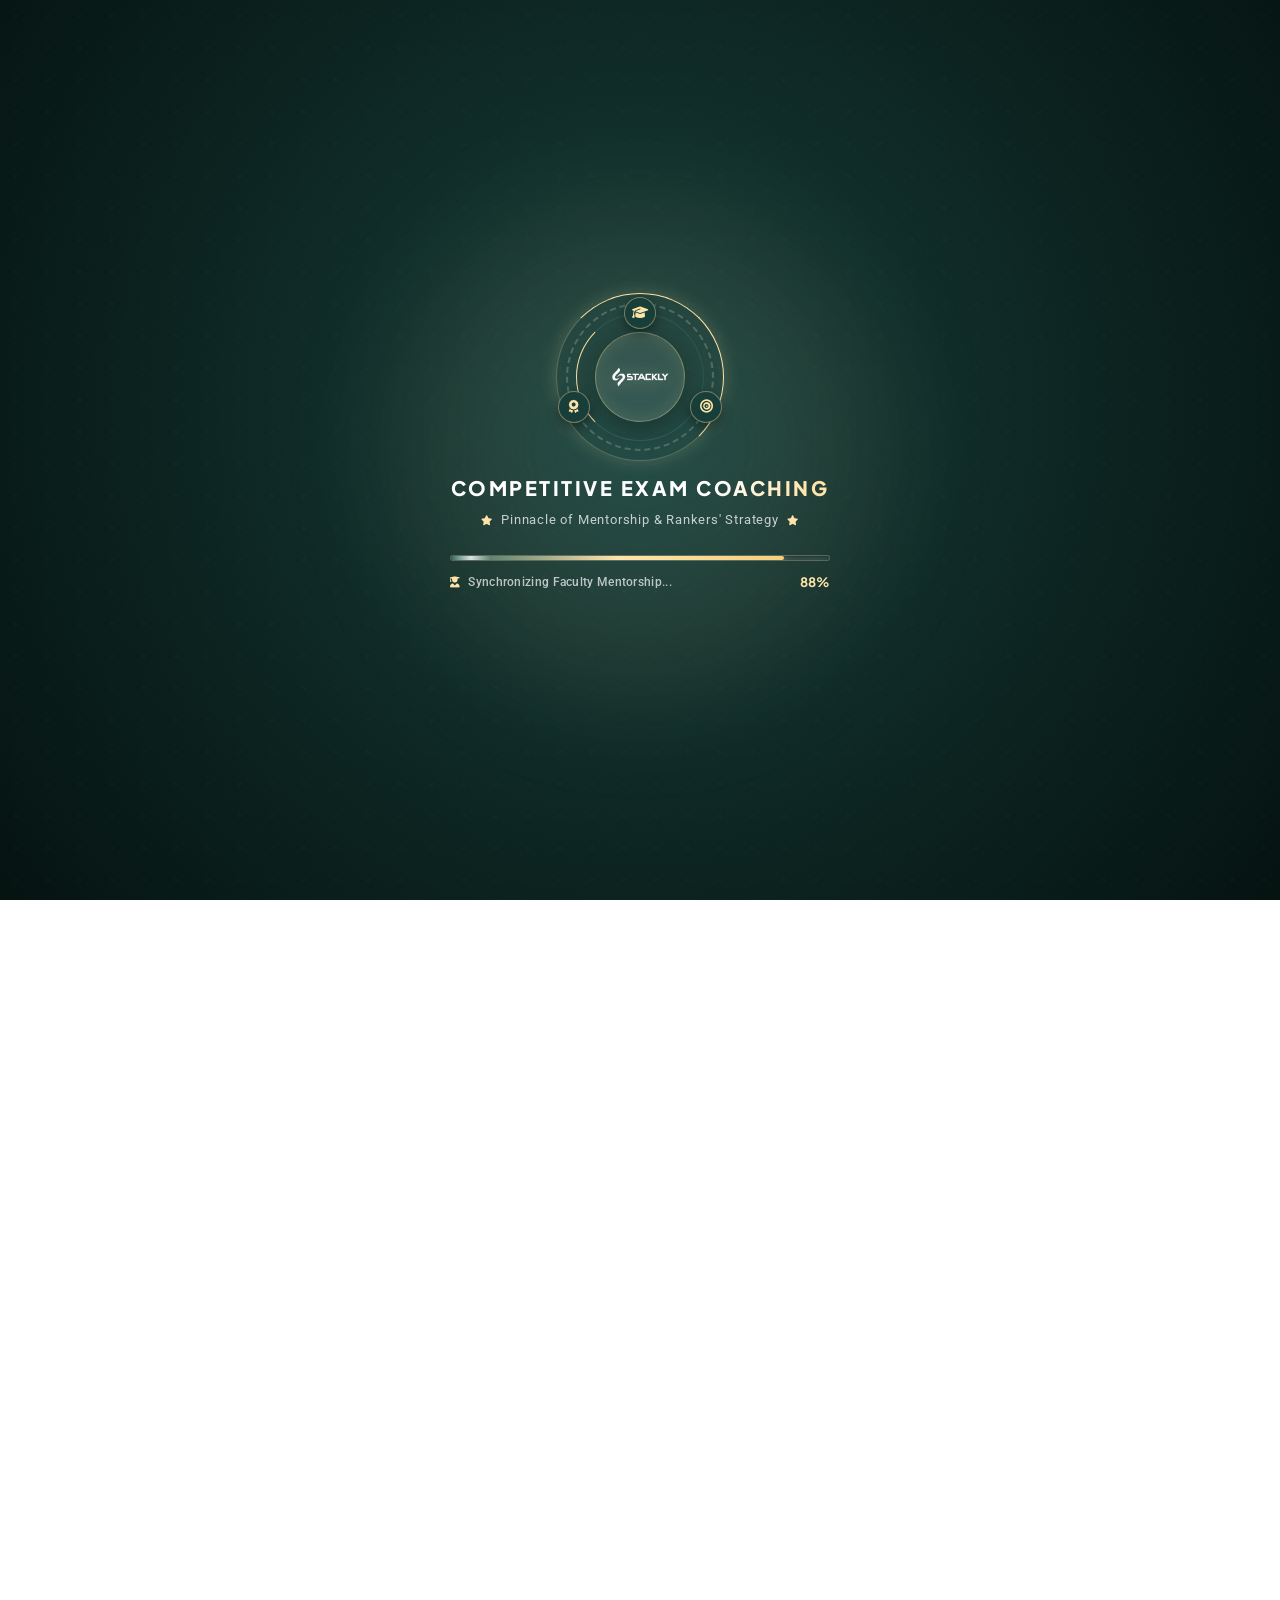
<file: index.html>
<!doctype html>
<html lang="en">
  <head>
    <meta charset="UTF-8" />
    <meta name="viewport" content="width=device-width, initial-scale=1.0" />
    <title>
      Competitive Exam Coaching - IAS, IPS, Banking, SSC & Entrance Exams 
    </title>
    <link
      rel="shortcut icon"
      href="assets/images/logoStackly.webp"
      type="image/webp"
    />

    <!-- Bootstrap 5 CSS -->
    <link
      href="https://cdn.jsdelivr.net/npm/bootstrap@5.3.2/dist/css/bootstrap.min.css"
      rel="stylesheet"
    />
    <!-- Font Awesome 6 CDN -->
    <link
      rel="stylesheet"
      href="https://cdnjs.cloudflare.com/ajax/libs/font-awesome/6.6.0/css/all.min.css"
    />
    <!-- Main Custom CSS -->
    <link rel="stylesheet" href="assets/css/styles.css" />
  </head>
  <body class="preloader-active">
    <!-- PRELOADER (Competitive Exam Academy Theme) -->
    <div id="themePreloader" class="theme-preloader">
      <div class="preloader-backdrop-glow"></div>
      <div class="preloader-content">
        <!-- Emblem / Badge Visual -->
        <div class="preloader-emblem-wrap">
          <div class="preloader-orbital-ring ring-outer"></div>
          <div class="preloader-orbital-ring ring-dashed"></div>
          <div class="preloader-orbital-ring ring-inner"></div>
          <div class="preloader-icon-core">
            <img
              src="assets/images/logoStackly.webp"
              alt="Stackly Competitive Exam Academy Logo"
              class="preloader-logo-img"
            />
          </div>
          <div
            class="preloader-floating-badge badge-top"
            title="Academic Excellence"
          >
            <i class="fa-solid fa-graduation-cap"></i>
          </div>
          <div class="preloader-floating-badge badge-right" title="Target Rank">
            <i class="fa-solid fa-bullseye"></i>
          </div>
          <div
            class="preloader-floating-badge badge-left"
            title="Top Mentorship"
          >
            <i class="fa-solid fa-award"></i>
          </div>
        </div>

        <!-- Academy Brand & Text -->
        <div class="preloader-brand-text">
          <h2 class="preloader-title">
            COMPETITIVE EXAM <span class="accent-text">COACHING</span>
          </h2>
          <p class="preloader-tagline">
            <i class="fa-solid fa-star"></i>
            <span>Pinnacle of Mentorship &amp; Rankers' Strategy</span>
            <i class="fa-solid fa-star"></i>
          </p>
        </div>

        <!-- Progress Bar & Status Milestones -->
        <div class="preloader-progress-box">
          <div class="preloader-progress-track">
            <div class="preloader-progress-bar" id="preloaderProgressBar"></div>
            <div class="preloader-progress-glow"></div>
          </div>
          <div class="preloader-status-row">
            <span class="preloader-status-text" id="preloaderStatusText">
              <i class="fa-solid fa-circle-notch fa-spin me-2"></i>Initializing
              Rankers' Portal...
            </span>
            <span class="preloader-percent" id="preloaderPercent">0%</span>
          </div>
        </div>
      </div>
    </div>

    <!-- HEADER & NAVIGATION (Dynamic Common Component) -->
    <div id="header-placeholder"></div>

    <!-- SECTION 2: Hero Banner Slider / Showcase -->
    <section class="hero-section">
      <div class="container">
        <div class="row align-items-center g-5">
          <div class="col-lg-7" data-reveal="fade-up">
            <span class="hero-tag"
              ><i class="fa-solid fa-trophy text-warning me-2"></i> #1 Ranked
              Civil Services & Aptitude Academy</span
            >
            <h1 class="hero-title">
              Master Competitive Exams with
              <span class="highlight">Proven Mentorship</span> & Rankers'
              Strategy
            </h1>
            <p class="hero-desc">
              Empowering civil services, banking, SSC, and state exam aspirants
              with personalized 1-on-1 mentorship, ex-bureaucrat faculty,
              AI-driven test analytics, and daily answer writing drills.
            </p>

            <div class="hero-cta-group">
              <a href="#" class="theme-btn btn-primary-theme">
                <span>Explore 2026 Batches</span>
                <i class="fa-solid fa-arrow-right"></i>
              </a>
              <a href="#" class="theme-btn btn-secondary-theme">
                <span>Book Free Demo Class</span>
                <i class="fa-solid fa-calendar-check"></i>
              </a>
            </div>

            <div class="hero-stats-banner">
              <div
                class="hero-stat-item"
                data-reveal="fade-up"
                data-reveal-delay="100"
              >
                <div class="hero-stat-icon">
                  <i class="fa-solid fa-user-graduate"></i>
                </div>
                <div class="hero-stat-info">
                  <h4>4,850+</h4>
                  <p>Officer Selections</p>
                </div>
              </div>
              <div
                class="hero-stat-item"
                data-reveal="fade-up"
                data-reveal-delay="200"
              >
                <div class="hero-stat-icon">
                  <i class="fa-solid fa-medal"></i>
                </div>
                <div class="hero-stat-info">
                  <h4>Top 100 AIR</h4>
                  <p>Yearly Rank Holders</p>
                </div>
              </div>
              <div
                class="hero-stat-item"
                data-reveal="fade-up"
                data-reveal-delay="300"
              >
                <div class="hero-stat-icon">
                  <i class="fa-solid fa-chalkboard-user"></i>
                </div>
                <div class="hero-stat-info">
                  <h4>65+ Ex-Officers</h4>
                  <p>Faculty & Mentors</p>
                </div>
              </div>
            </div>
          </div>

          <div class="col-lg-5" data-reveal="fade-left">
            <div class="hero-visual-wrapper">
              <img
                src="./assets/images/home/home-hero-banner-image.webp"
                alt="Competitive Exam Aspirants in Classroom"
                class="hero-main-img"
              />

              <!-- Floating Card 1 -->
              <div
                class="hero-floating-card card-one"
                data-reveal="zoom-in"
                data-reveal-delay="200"
              >
                <div class="floating-icon">
                  <i class="fa-solid fa-award"></i>
                </div>
                <div class="floating-text">
                  <h5>AIR 4 & AIR 12</h5>
                  <p>Recent CSE Selections</p>
                </div>
              </div>

              <!-- Floating Card 2 -->
              <div
                class="hero-floating-card card-two"
                data-reveal="zoom-in"
                data-reveal-delay="400"
              >
                <div class="floating-icon">
                  <i class="fa-solid fa-book-open-reader"></i>
                </div>
                <div class="floating-text">
                  <h5>98.4% Accuracy</h5>
                  <p>Prelims Test Predictions</p>
                </div>
              </div>
            </div>
          </div>
        </div>
      </div>
    </section>

    <!-- SECTION 3: Key Value Pillars (4 Core Advantages) -->
    <section class="section-padding bg-pattern-light">
      <div class="container">
        <div class="sec-title centered" data-reveal="fade-up">
          <span class="sub-title">Why Choose Our Academy</span>
          <h2>Architected for Definitive Exam Success</h2>
          <p>
            We blend deep pedagogical rigor with data analytics and ex-examiner
            guidance to transform sincere aspirants into top-ranking officers.
          </p>
        </div>

        <div class="row g-4">
          <div
            class="col-lg-3 col-md-6"
            data-reveal="fade-up"
            data-reveal-delay="100"
          >
            <div class="feature-box">
              <div class="feature-icon-wrap">
                <i class="fa-solid fa-users-viewfinder"></i>
              </div>
              <h4>1-on-1 Dedicated Mentor</h4>
              <p>
                Every student is paired with a qualified mentor for weekly
                progress audits, emotional stamina, and study schedule
                optimization.
              </p>
            </div>
          </div>
          <div
            class="col-lg-3 col-md-6"
            data-reveal="fade-up"
            data-reveal-delay="200"
          >
            <div class="feature-box">
              <div class="feature-icon-wrap">
                <i class="fa-solid fa-pen-ruler"></i>
              </div>
              <h4>Daily Answer Writing</h4>
              <p>
                Rigorous 2-question daily writing drills with 24-hour faculty
                evaluation, structured feedback, and model answer keys.
              </p>
            </div>
          </div>
          <div
            class="col-lg-3 col-md-6"
            data-reveal="fade-up"
            data-reveal-delay="300"
          >
            <div class="feature-box">
              <div class="feature-icon-wrap">
                <i class="fa-solid fa-chart-line"></i>
              </div>
              <h4>AI-Powered Analytics</h4>
              <p>
                Track your accuracy, negative marking patterns, and subject-wise
                weak areas across 50,000+ pan-India test participants.
              </p>
            </div>
          </div>
          <div
            class="col-lg-3 col-md-6"
            data-reveal="fade-up"
            data-reveal-delay="400"
          >
            <div class="feature-box">
              <div class="feature-icon-wrap">
                <i class="fa-solid fa-landmark"></i>
              </div>
              <h4>Ex-Bureaucrats Faculty</h4>
              <p>
                Learn core ethics, governance, and interview techniques directly
                from retired IAS, IPS, IFS officers and senior professors.
              </p>
            </div>
          </div>
        </div>
      </div>
    </section>

    <!-- SECTION 4: About Academy & Strategic Pedagogy -->
    <section class="section-padding">
      <div class="container">
        <div class="row align-items-center g-5">
          <div class="col-lg-6" data-reveal="fade-right">
            <div class="about-image-card position-relative">
              <div class="about-img-frame">
                <img
                  src="./assets/images/home/home-about-academy.webp"
                  alt="Teacher Mentoring Students"
                  class="rounded-4 shadow-lg w-100 about-main-img"
                  style="height: 460px; object-fit: cover"
                />
                <div class="about-img-overlay"></div>
              </div>
              <div
                class="about-experience-badge"
                data-reveal="zoom-in"
                data-reveal-delay="200"
              >
                <div class="exp-badge-icon">
                  <i class="fa-solid fa-medal"></i>
                </div>
                <div>
                  <h5 class="mb-0 fw-bold">15+ Years Legacy</h5>
                  <p class="mb-0 small text-muted">
                    Shaping Bureaucrats Since 2011
                  </p>
                </div>
              </div>
            </div>
          </div>

          <div class="col-lg-6" data-reveal="fade-left">
            <div class="sec-title">
              <span class="sub-title color-two">About Our Institution</span>
              <h2>Dedicated to Nurturing Ethical & Decisive Public Servants</h2>
              <p class="mb-4">
                Founded with the core mission of democratizing elite coaching,
                we have evolved into one of the most respected competitive exam
                training centers across the nation.
              </p>
            </div>

            <div class="row g-3 mb-4">
              <div
                class="col-sm-6"
                data-reveal="fade-up"
                data-reveal-delay="100"
              >
                <div class="pedagogy-feature-card">
                  <div class="pedagogy-icon-wrap">
                    <i class="fa-solid fa-circle-check"></i>
                  </div>
                  <div class="pedagogy-text">
                    <h6 class="mb-0 fw-bold">NCERT Foundation</h6>
                    <small class="text-muted">Conceptual Clarity First</small>
                  </div>
                </div>
              </div>
              <div
                class="col-sm-6"
                data-reveal="fade-up"
                data-reveal-delay="200"
              >
                <div class="pedagogy-feature-card">
                  <div class="pedagogy-icon-wrap">
                    <i class="fa-solid fa-circle-check"></i>
                  </div>
                  <div class="pedagogy-text">
                    <h6 class="mb-0 fw-bold">Updated Syllabus 2026</h6>
                    <small class="text-muted">Dynamic Current Mapping</small>
                  </div>
                </div>
              </div>
              <div
                class="col-sm-6"
                data-reveal="fade-up"
                data-reveal-delay="300"
              >
                <div class="pedagogy-feature-card">
                  <div class="pedagogy-icon-wrap">
                    <i class="fa-solid fa-circle-check"></i>
                  </div>
                  <div class="pedagogy-text">
                    <h6 class="mb-0 fw-bold">Mock Interview Panel</h6>
                    <small class="text-muted">Real Board Simulation</small>
                  </div>
                </div>
              </div>
              <div
                class="col-sm-6"
                data-reveal="fade-up"
                data-reveal-delay="400"
              >
                <div class="pedagogy-feature-card">
                  <div class="pedagogy-icon-wrap">
                    <i class="fa-solid fa-circle-check"></i>
                  </div>
                  <div class="pedagogy-text">
                    <h6 class="mb-0 fw-bold">24/7 Digital Library</h6>
                    <small class="text-muted">100,000+ Curated Notes</small>
                  </div>
                </div>
              </div>
            </div>

            <a
              href="#"
              class="theme-btn btn-primary-theme"
              data-reveal="fade-up"
              data-reveal-delay="450"
            >
              <span>Read Our Full Story</span>
              <i class="fa-solid fa-arrow-right"></i>
            </a>
          </div>
        </div>
      </div>
    </section>

    <!-- SECTION 5: Flagship Exam Programs (Courses Matrix) -->
    <section class="section-padding bg-pattern-light">
      <div class="container">
        <div
          class="d-flex flex-wrap justify-content-between align-items-end mb-5"
          data-reveal="fade-up"
        >
          <div class="sec-title mb-0">
            <span class="sub-title color-four">Targeted Courses</span>
            <h2>Comprehensive Classroom & Online Batches</h2>
            <p class="mb-0">
              Structured curriculum engineered strictly according to the latest
              notification trends and exam patterns.
            </p>
          </div>
          <a href="#" class="theme-btn btn-outline-theme mt-3 mt-md-0"
            >View All Programs <i class="fa-solid fa-arrow-right"></i
          ></a>
        </div>

        <div class="row g-4">
          <!-- Course 1 -->
          <div
            class="col-lg-4 col-md-6"
            data-reveal="fade-up"
            data-reveal-delay="100"
          >
            <div class="course-card">
              <div class="course-thumb">
                <img
                  src="./assets/images/home/home-targeted-courses-1.webp"
                  alt="UPSC IAS Foundation Batch"
                />
                <span class="course-badge">UPSC CSE</span>
              </div>
              <div class="course-content">
                <div class="course-meta">
                  <span><i class="fa-solid fa-clock"></i> 12 Months</span>
                  <span><i class="fa-solid fa-book"></i> GS I-IV + CSAT</span>
                </div>
                <h4 class="course-title">
                  <a href="#"
                    >UPSC GS Prelims-cum-Mains Integrated Super 50 Batch</a
                  >
                </h4>
                <p class="course-desc">
                  Exhaustive coverage of General Studies, Current Affairs
                  integration, Essay writing mastery, and Prelims test series.
                </p>
                <div class="course-footer">
                  <div class="course-price">
                    ₹85,000 <span class="old">₹1,10,000</span>
                  </div>
                  <a
                    href="#"
                    class="btn btn-sm btn-outline-dark rounded-pill px-3 fw-bold"
                    >Enroll Now</a
                  >
                </div>
              </div>
            </div>
          </div>

          <!-- Course 2 -->
          <div
            class="col-lg-4 col-md-6"
            data-reveal="fade-up"
            data-reveal-delay="200"
          >
            <div class="course-card">
              <div class="course-thumb">
                <img
                  src="./assets/images/home/home-targeted-courses-2.webp"
                  alt="State PSC Combined Batch"
                />
                <span class="course-badge badge-gold">State PSC</span>
              </div>
              <div class="course-content">
                <div class="course-meta">
                  <span><i class="fa-solid fa-clock"></i> 9 Months</span>
                  <span
                    ><i class="fa-solid fa-map-location-dot"></i> State
                    Specific</span
                  >
                </div>
                <h4 class="course-title">
                  <a href="#"
                    >State Civil Services (PCS) Combined Master Batch</a
                  >
                </h4>
                <p class="course-desc">
                  Specialized focus on state history, geography, economy, local
                  governance, and state-specific language papers.
                </p>
                <div class="course-footer">
                  <div class="course-price">
                    ₹55,000 <span class="old">₹70,000</span>
                  </div>
                  <a
                    href="#"
                    class="btn btn-sm btn-outline-dark rounded-pill px-3 fw-bold"
                    >Enroll Now</a
                  >
                </div>
              </div>
            </div>
          </div>

          <!-- Course 3 -->
          <div
            class="col-lg-4 col-md-6"
            data-reveal="fade-up"
            data-reveal-delay="300"
          >
            <div class="course-card">
              <div class="course-thumb">
                <img
                  src="./assets/images/home/home-targeted-courses-3.webp"
                  alt="Banking PO & Clerk"
                />
                <span class="course-badge">Banking</span>
              </div>
              <div class="course-content">
                <div class="course-meta">
                  <span><i class="fa-solid fa-clock"></i> 6 Months</span>
                  <span
                    ><i class="fa-solid fa-calculator"></i> Quant &
                    Reasoning</span
                  >
                </div>
                <h4 class="course-title">
                  <a href="#"
                    >Bank PO & Clerk (SBI, IBPS, RBI Grade B) Target Batch</a
                  >
                </h4>
                <p class="course-desc">
                  Speed calculation tricks, high-level DI, analytical puzzles,
                  financial awareness, and computer aptitude.
                </p>
                <div class="course-footer">
                  <div class="course-price">
                    ₹32,000 <span class="old">₹42,000</span>
                  </div>
                  <a
                    href="#"
                    class="btn btn-sm btn-outline-dark rounded-pill px-3 fw-bold"
                    >Enroll Now</a
                  >
                </div>
              </div>
            </div>
          </div>
        </div>
      </div>
    </section>

    <!-- SECTION 6: Proven 4-Step Coaching Methodology -->
    <section class="section-padding">
      <div class="container">
        <div class="sec-title centered" data-reveal="fade-up">
          <span class="sub-title">Systematic Roadmap</span>
          <h2>Our 4-Stage Preparation Engine</h2>
          <p>
            How we systematically transform an absolute beginner into a
            confident, exam-ready top ranker.
          </p>
        </div>

        <div class="row g-4">
          <div
            class="col-lg-3 col-md-6"
            data-reveal="fade-up"
            data-reveal-delay="100"
          >
            <div class="step-card">
              <div class="step-number">01</div>
              <div class="step-icon-wrap">
                <i class="fa-solid fa-cubes-stacked"></i>
              </div>
              <h4>1. Core Foundation</h4>
              <p>
                Complete NCERT mastery, conceptual clarity across static
                subjects, and standard reference textbooks.
              </p>
            </div>
          </div>
          <div
            class="col-lg-3 col-md-6"
            data-reveal="fade-up"
            data-reveal-delay="200"
          >
            <div class="step-card">
              <div class="step-number">02</div>
              <div class="step-icon-wrap">
                <i class="fa-solid fa-newspaper"></i>
              </div>
              <h4>2. Dynamic Current Integration</h4>
              <p>
                Daily newspaper analysis (The Hindu / Express), monthly
                compilations, and interlinked thematic mind maps.
              </p>
            </div>
          </div>
          <div
            class="col-lg-3 col-md-6"
            data-reveal="fade-up"
            data-reveal-delay="300"
          >
            <div class="step-card">
              <div class="step-number">03</div>
              <div class="step-icon-wrap">
                <i class="fa-solid fa-pen-nib"></i>
              </div>
              <h4>3. Intensive Test Drills</h4>
              <p>
                Weekly sectional prelims mocks, 50+ full-length simulations, and
                timer-based Mains answer writing.
              </p>
            </div>
          </div>
          <div
            class="col-lg-3 col-md-6"
            data-reveal="fade-up"
            data-reveal-delay="400"
          >
            <div class="step-card">
              <div class="step-number">04</div>
              <div class="step-icon-wrap">
                <i class="fa-solid fa-user-tie"></i>
              </div>
              <h4>4. Personality & Interview</h4>
              <p>
                DAF questionnaire analysis, current affairs debates, body
                language coaching, and ex-board mock panels.
              </p>
            </div>
          </div>
        </div>
      </div>
    </section>

    <!-- SECTION 7: Free Daily Learning & Current Affairs Hub -->
    <section class="section-padding bg-pattern-light learning-hub-section">
      <div class="container">
        <div class="sec-title centered" data-reveal="fade-up">
          <span class="sub-title color-two">Open Learning Vault</span>
          <h2>Daily Current Affairs & Free Study Materials</h2>
          <p>
            Access our daily editorial breakdowns, monthly current affairs
            magazines, and prelims MCQs absolutely free.
          </p>
        </div>

        <div class="row g-4">
          <!-- Hub Card 1: Editorial -->
          <div
            class="col-lg-4 col-md-6"
            data-reveal="fade-up"
            data-reveal-delay="100"
          >
            <div class="learning-hub-card hub-editorial">
              <div class="hub-card-header">
                <div class="hub-card-icon">
                  <i class="fa-solid fa-newspaper"></i>
                </div>
                <span class="hub-pill-badge badge-editorial">
                  <span class="pulse-dot"></span> Today's Highlight
                </span>
              </div>
              <div class="hub-card-body">
                <h4 class="hub-card-title">
                  <a href="#">The Hindu & Express Daily Editorial Analysis</a>
                </h4>
                <p class="hub-card-desc">
                  Simplified point-wise notes on today's national policies,
                  geopolitical developments, and Supreme Court rulings.
                </p>
                <div class="hub-meta-tags">
                  <span class="meta-tag"
                    ><i class="fa-regular fa-clock"></i> 10 Min Read</span
                  >
                  <span class="meta-tag"
                    ><i class="fa-solid fa-layer-group"></i> GS II & III</span
                  >
                </div>
              </div>
              <div class="hub-card-footer">
                <a href="#" class="hub-action-btn btn-editorial">
                  <span>Read Today's Analysis</span>
                  <i class="fa-solid fa-arrow-right"></i>
                </a>
              </div>
            </div>
          </div>

          <!-- Hub Card 2: PDF Magazine -->
          <div
            class="col-lg-4 col-md-6"
            data-reveal="fade-up"
            data-reveal-delay="200"
          >
            <div class="learning-hub-card hub-magazine">
              <div class="hub-card-header">
                <div class="hub-card-icon">
                  <i class="fa-solid fa-file-pdf"></i>
                </div>
                <span class="hub-pill-badge badge-magazine">
                  <i class="fa-solid fa-download me-1"></i> Free Download
                </span>
              </div>
              <div class="hub-card-body">
                <h4 class="hub-card-title">
                  <a href="#">Monthly Yojana & Kurukshetra Summary PDF</a>
                </h4>
                <p class="hub-card-desc">
                  Comprehensive 30-page consolidated magazine summary
                  specifically curated for Mains Essay and GS-III papers.
                </p>
                <div class="hub-meta-tags">
                  <span class="meta-tag"
                    ><i class="fa-solid fa-file-lines"></i> 32 Pages PDF</span
                  >
                  <span class="meta-tag"
                    ><i class="fa-solid fa-circle-down"></i> 18k+
                    Downloads</span
                  >
                </div>
              </div>
              <div class="hub-card-footer">
                <a href="#" class="hub-action-btn btn-magazine">
                  <span>Download Free PDF</span>
                  <i class="fa-solid fa-download"></i>
                </a>
              </div>
            </div>
          </div>

          <!-- Hub Card 3: Daily Quiz -->
          <div
            class="col-lg-4 col-md-6"
            data-reveal="fade-up"
            data-reveal-delay="300"
          >
            <div class="learning-hub-card hub-quiz">
              <div class="hub-card-header">
                <div class="hub-card-icon">
                  <i class="fa-solid fa-stopwatch-20"></i>
                </div>
                <span class="hub-pill-badge badge-quiz">
                  <i class="fa-solid fa-bolt me-1"></i> Daily Practice
                </span>
              </div>
              <div class="hub-card-body">
                <h4 class="hub-card-title">
                  <a href="#"
                    >Daily 10 Prelims Mock MCQs with Detailed Solutions</a
                  >
                </h4>
                <p class="hub-card-desc">
                  Test your retention with timer-enabled questions directly
                  mapped to latest static and current affairs themes.
                </p>
                <div class="hub-meta-tags">
                  <span class="meta-tag"
                    ><i class="fa-solid fa-list-check"></i> 10 MCQs</span
                  >
                  <span class="meta-tag"
                    ><i class="fa-solid fa-trophy"></i> Live Rank
                    Leaderboard</span
                  >
                </div>
              </div>
              <div class="hub-card-footer">
                <a href="#" class="hub-action-btn btn-quiz">
                  <span>Attempt Free Quiz</span>
                  <i class="fa-solid fa-play"></i>
                </a>
              </div>
            </div>
          </div>
        </div>
      </div>
    </section>

    <!-- SECTION 8: Interactive Fee & Batch Schedule Calculator -->
    <section class="section-padding calculator-section">
      <div class="container">
        <div class="sec-title centered" data-reveal="fade-up">
          <span class="sub-title color-four">Batch Finder</span>
          <h2>Estimate Your Program & Fee Plan</h2>
          <p>
            Customize your exam stream, batch mode (Classroom / Online Live),
            and duration to get transparent pricing.
          </p>
        </div>

        <div class="calculator-box">
          <div class="row g-4 align-items-center">
            <div class="col-lg-7" data-reveal="fade-right">
              <div class="row g-3">
                <div class="col-md-6">
                  <div class="calc-input-group">
                    <label for="calcExam" class="form-label">
                      <i
                        class="fa-solid fa-graduation-cap text-success me-1"
                      ></i>
                      Select Exam Target
                    </label>
                    <select
                      id="calcExam"
                      name="calcExam"
                      class="form-select custom-calc-select"
                      autocomplete="off"
                    >
                      <option value="upsc" selected>
                        UPSC Civil Services (IAS/IPS)
                      </option>
                      <option value="statepcs">State PCS (Combined)</option>
                      <option value="banking">
                        Bank PO & Clerk (IBPS/SBI)
                      </option>
                      <option value="ssc">SSC CGL & CHSL</option>
                      <option value="defence">
                        Defence (NDA / CDS / AFCAT)
                      </option>
                    </select>
                  </div>
                </div>
                <div class="col-md-6">
                  <div class="calc-input-group">
                    <label for="calcMode" class="form-label">
                      <i
                        class="fa-solid fa-chalkboard-user text-success me-1"
                      ></i>
                      Learning Mode
                    </label>
                    <select
                      id="calcMode"
                      name="calcMode"
                      class="form-select custom-calc-select"
                      autocomplete="off"
                    >
                      <option value="online" selected>
                        100% Online Live Interactive
                      </option>
                      <option value="offline">Offline Campus Classroom</option>
                      <option value="hybrid">
                        Hybrid (Classroom + Digital)
                      </option>
                    </select>
                  </div>
                </div>
                <div class="col-md-6">
                  <div class="calc-input-group">
                    <label for="calcDuration" class="form-label">
                      <i class="fa-solid fa-clock text-success me-1"></i> Target
                      Duration
                    </label>
                    <select
                      id="calcDuration"
                      name="calcDuration"
                      class="form-select custom-calc-select"
                      autocomplete="off"
                    >
                      <option value="1year" selected>
                        1-Year Comprehensive (2026)
                      </option>
                      <option value="2year">2-Year Foundation (2027)</option>
                      <option value="crash">3-Month Rapid Crash Course</option>
                    </select>
                  </div>
                </div>
                <div class="col-md-6">
                  <div class="calc-input-group">
                    <div class="form-label">
                      <i class="fa-solid fa-gift text-success me-1"></i>
                      Included Amenities
                    </div>
                    <div class="calc-amenities-wrap">
                      <span class="amenity-chip"
                        ><i class="fa-solid fa-circle-check"></i> Study
                        Kit</span
                      >
                      <span class="amenity-chip"
                        ><i class="fa-solid fa-circle-check"></i> Test
                        Series</span
                      >
                      <span class="amenity-chip"
                        ><i class="fa-solid fa-circle-check"></i> 1-on-1
                        Mentor</span
                      >
                    </div>
                  </div>
                </div>
              </div>
            </div>

            <div class="col-lg-5" data-reveal="fade-left">
              <div class="fee-display-card">
                <i class="fa-solid fa-calculator fee-watermark"></i>
                <div class="fee-badge-pill">
                  <i class="fa-solid fa-sparkles text-warning me-1"></i> Instant
                  Batch Estimate
                </div>
                <span class="fee-subtitle">Estimated Course Investment</span>
                <h3 id="calculatedFee">₹85,000</h3>
                <p class="fee-duration-text" id="calculatedDuration">
                  12 Months Comprehensive
                </p>
                <div class="fee-features-list">
                  <span
                    ><i class="fa-solid fa-check"></i> Zero Cost EMI
                    Available</span
                  >
                  <span
                    ><i class="fa-solid fa-check"></i> 7-Day Refund
                    Guarantee</span
                  >
                </div>
                <a href="#" class="theme-btn btn-secondary-theme fee-cta-btn">
                  <span>Reserve Batch Seat</span>
                  <i class="fa-solid fa-arrow-right"></i>
                </a>
              </div>
            </div>
          </div>
        </div>
      </div>
    </section>

    <!-- SECTION 9: Distinguished Faculty & Ex-Civil Servants -->
    <section class="section-padding bg-pattern-light">
      <div class="container">
        <div class="sec-title centered" data-reveal="fade-up">
          <span class="sub-title">Expert Educators</span>
          <h2>Guided by Former Bureaucrats & Subject Legends</h2>
          <p>
            Learn from seasoned mentors who have evaluated actual exam papers
            and served in high public offices.
          </p>
        </div>

        <div class="row g-4">
          <!-- Mentor 1 -->
          <div
            class="col-lg-3 col-md-6"
            data-reveal="fade-up"
            data-reveal-delay="100"
          >
            <div class="mentor-card">
              <div class="mentor-image">
                <img
                  src="./assets/images/home/home-mentor-image-1.webp"
                  alt="Dr. Alisha Verma"
                />
                <span class="mentor-rank-badge">Ex-IAS Officer</span>
              </div>
              <div class="mentor-info">
                <h4>Dr. Alisha Verma</h4>
                <div class="mentor-role">Ethics & Public Administration</div>
                <p class="mentor-bio">
                  Former Joint Secretary with 18 years in public administration.
                  Mentored 400+ successful IAS officers.
                </p>
                <div class="mentor-socials">
                  <a href="#"><i class="fa-brands fa-linkedin-in"></i></a>
                  <a href="#"><i class="fa-brands fa-x-twitter"></i></a>
                  <a href="#"><i class="fa-solid fa-envelope"></i></a>
                </div>
              </div>
            </div>
          </div>

          <!-- Mentor 2 -->
          <div
            class="col-lg-3 col-md-6"
            data-reveal="fade-up"
            data-reveal-delay="200"
          >
            <div class="mentor-card">
              <div class="mentor-image">
                <img
                  src="./assets/images/home/home-mentor-image-2.webp"
                  alt="Prof. Rajesh Malhotra"
                />
                <span class="mentor-rank-badge">Senior Faculty</span>
              </div>
              <div class="mentor-info">
                <h4>Prof. Rajesh Malhotra</h4>
                <div class="mentor-role">Modern History & Polity</div>
                <p class="mentor-bio">
                  Oxford University alumnus with 22 years of UPSC coaching
                  experience. Author of 5 best-selling polity guides.
                </p>
                <div class="mentor-socials">
                  <a href="#"><i class="fa-brands fa-linkedin-in"></i></a>
                  <a href="#"><i class="fa-brands fa-x-twitter"></i></a>
                  <a href="#"><i class="fa-solid fa-envelope"></i></a>
                </div>
              </div>
            </div>
          </div>

          <!-- Mentor 3 -->
          <div
            class="col-lg-3 col-md-6"
            data-reveal="fade-up"
            data-reveal-delay="300"
          >
            <div class="mentor-card">
              <div class="mentor-image">
                <img
                  src="./assets/images/home/home-mentor-image-3.webp"
                  alt="Neha Sen"
                />
                <span class="mentor-rank-badge">Ex-RBI Officer</span>
              </div>
              <div class="mentor-info">
                <h4>Neha Sen</h4>
                <div class="mentor-role">Indian Economy & Banking</div>
                <p class="mentor-bio">
                  Former RBI Grade B Lead Economist. Specialist in
                  Macroeconomics, Union Budget, and Economic Survey analysis.
                </p>
                <div class="mentor-socials">
                  <a href="#"><i class="fa-brands fa-linkedin-in"></i></a>
                  <a href="#"><i class="fa-brands fa-x-twitter"></i></a>
                  <a href="#"><i class="fa-solid fa-envelope"></i></a>
                </div>
              </div>
            </div>
          </div>

          <!-- Mentor 4 -->
          <div
            class="col-lg-3 col-md-6"
            data-reveal="fade-up"
            data-reveal-delay="400"
          >
            <div class="mentor-card">
              <div class="mentor-image">
                <img
                  src="./assets/images/home/home-mentor-image-4.webp"
                  alt="Col. Vikram Rathore"
                />
                <span class="mentor-rank-badge">Ex-SSB Board President</span>
              </div>
              <div class="mentor-info">
                <h4>Col. Vikram Rathore</h4>
                <div class="mentor-role">Defence & Personality Test</div>
                <p class="mentor-bio">
                  Retd. Colonel & 2-time SSB Board President. Specialist in
                  psychology testing, GTO tasks, and interview poise.
                </p>
                <div class="mentor-socials">
                  <a href="#"><i class="fa-brands fa-linkedin-in"></i></a>
                  <a href="#"><i class="fa-brands fa-x-twitter"></i></a>
                  <a href="#"><i class="fa-solid fa-envelope"></i></a>
                </div>
              </div>
            </div>
          </div>
        </div>
      </div>
    </section>

    <!-- SECTION 10: Hall of Fame & Toppers Showcase -->
    <section class="section-padding">
      <div class="container">
        <div
          class="d-flex flex-wrap justify-content-between align-items-end mb-5"
          data-reveal="fade-up"
        >
          <div class="sec-title mb-0">
            <span class="sub-title color-two">Hall of Fame</span>
            <h2>Our Proud All-India Top Rankers</h2>
            <p class="mb-0">
              Meet the dedicated students who converted their dreams into
              reality with our structured guidance.
            </p>
          </div>
          <a href="#" class="theme-btn btn-outline-theme mt-3 mt-md-0"
            >View All Selections <i class="fa-solid fa-arrow-right"></i
          ></a>
        </div>

        <div class="row g-4">
          <div
            class="col-lg-4 col-md-6"
            data-reveal="fade-up"
            data-reveal-delay="100"
          >
            <div class="topper-card">
              <div class="topper-photo">
                <img
                  src="./assets/images/home/home-topper-photo-1.webp"
                  alt="Rohan Singhania"
                />
              </div>
              <div class="topper-details">
                <h5>Rohan Singhania</h5>
                <span class="topper-rank">AIR 04 - UPSC CSE</span>
                <p class="topper-quote">
                  "The 1-on-1 mentorship and daily Mains evaluation was the
                  decisive difference in my final rank."
                </p>
              </div>
            </div>
          </div>

          <div
            class="col-lg-4 col-md-6"
            data-reveal="fade-up"
            data-reveal-delay="200"
          >
            <div class="topper-card">
              <div class="topper-photo">
                <img
                  src="./assets/images/home/home-topper-photo-2.webp"
                  alt="Priya Krishnan"
                />
              </div>
              <div class="topper-details">
                <h5>Priya Krishnan</h5>
                <span class="topper-rank">AIR 12 - UPSC CSE</span>
                <p class="topper-quote">
                  "Test series analysis helped me eliminate 90% of my negative
                  marks in Prelims."
                </p>
              </div>
            </div>
          </div>

          <div
            class="col-lg-4 col-md-6"
            data-reveal="fade-up"
            data-reveal-delay="300"
          >
            <div class="topper-card">
              <div class="topper-photo">
                <img
                  src="./assets/images/home/home-topper-photo-3.webp"
                  alt="Kavita Sharma"
                />
              </div>
              <div class="topper-details">
                <h5>Kavita Sharma</h5>
                <span class="topper-rank">Rank 1 - SBI PO</span>
                <p class="topper-quote">
                  "Sectional speed test software boosted my calculation accuracy
                  to near 100%."
                </p>
              </div>
            </div>
          </div>
        </div>
      </div>
    </section>

    <!-- SECTION 11: Student Testimonials & Video Reviews -->
    <section class="section-padding bg-pattern-light">
      <div class="container">
        <div class="sec-title centered" data-reveal="fade-up">
          <span class="sub-title color-four">Aspirant Feedback</span>
          <h2>What Our Students Say About Us</h2>
          <p>
            Read authentic feedback from aspirants who studied with our faculty
            and cracked their target exams.
          </p>
        </div>

        <div class="row g-4">
          <div
            class="col-lg-4 col-md-6"
            data-reveal="fade-up"
            data-reveal-delay="100"
          >
            <div class="testimonial-card">
              <div>
                <div class="quote-icon">
                  <i class="fa-solid fa-quote-left"></i>
                </div>
                <div class="rating">
                  <i class="fa-solid fa-star"></i>
                  <i class="fa-solid fa-star"></i>
                  <i class="fa-solid fa-star"></i>
                  <i class="fa-solid fa-star"></i>
                  <i class="fa-solid fa-star"></i>
                </div>
                <p class="review-text">
                  "The structured discipline at this academy was the turning
                  point for me. Daily answer evaluation gave me exact clarity on
                  where I was losing marks in General Studies."
                </p>
              </div>
              <div class="testimonial-author">
                <img
                  src="./assets/images/home/home-testimonial-author-1.webp"
                  alt="Ananya Roy"
                />
                <div>
                  <h5>Ananya Roy</h5>
                  <p>IPS Officer (Batch 2024)</p>
                </div>
              </div>
            </div>
          </div>

          <div
            class="col-lg-4 col-md-6"
            data-reveal="fade-up"
            data-reveal-delay="200"
          >
            <div class="testimonial-card">
              <div>
                <div class="quote-icon">
                  <i class="fa-solid fa-quote-left"></i>
                </div>
                <div class="rating">
                  <i class="fa-solid fa-star"></i>
                  <i class="fa-solid fa-star"></i>
                  <i class="fa-solid fa-star"></i>
                  <i class="fa-solid fa-star"></i>
                  <i class="fa-solid fa-star"></i>
                </div>
                <p class="review-text">
                  "I attempted two attempts without coaching and failed prelims.
                  After joining their 1-year test series and personal
                  mentorship, I secured AIR 28 in my very next try."
                </p>
              </div>
              <div class="testimonial-author">
                <img
                  src="./assets/images/home/home-testimonial-author-2.webp"
                  alt="Aditya Menon"
                />
                <div>
                  <h5>Aditya Menon</h5>
                  <p>IAS Officer (Batch 2025)</p>
                </div>
              </div>
            </div>
          </div>

          <div
            class="col-lg-4 col-md-6"
            data-reveal="fade-up"
            data-reveal-delay="300"
          >
            <div class="testimonial-card">
              <div>
                <div class="quote-icon">
                  <i class="fa-solid fa-quote-left"></i>
                </div>
                <div class="rating">
                  <i class="fa-solid fa-star"></i>
                  <i class="fa-solid fa-star"></i>
                  <i class="fa-solid fa-star"></i>
                  <i class="fa-solid fa-star"></i>
                  <i class="fa-solid fa-star"></i>
                </div>
                <p class="review-text">
                  "For working professionals, the weekend batch and digital
                  access to class recordings is unbeatable. The faculty is
                  approachable even late in the evening."
                </p>
              </div>
              <div class="testimonial-author">
                <img
                  src="./assets/images/home/home-testimonial-author-3.webp"
                  alt="Vikramaditya Rao"
                />
                <div>
                  <h5>Vikramaditya Rao</h5>
                  <p>RBI Grade B Officer</p>
                </div>
              </div>
            </div>
          </div>
        </div>
      </div>
    </section>

    <!-- SECTION 12: Campus & Infrastructure Tour -->
    <section class="section-padding campus-tour-section">
      <div class="container">
        <div class="sec-title centered" data-reveal="fade-up">
          <span class="sub-title">World-Class Facilities</span>
          <h2>Modern Campus Built for Relentless Preparation</h2>
          <p>
            Equipped with 24/7 air-conditioned reading halls, high-speed fiber
            internet, and dedicated mock interview suites.
          </p>
        </div>

        <div class="row g-4">
          <div
            class="col-lg-4 col-md-6"
            data-reveal="zoom-in"
            data-reveal-delay="100"
          >
            <div class="campus-tour-card">
              <div class="campus-thumb">
                <img
                  src="./assets/images/home/home-campus-&-infrastructure-1.webp"
                  alt="Quiet Reading Rooms"
                />
                <span class="campus-badge">
                  <i class="fa-solid fa-book-reader me-1"></i> Silent Zone
                </span>
                <div class="campus-zoom-btn">
                  <i class="fa-solid fa-expand"></i>
                </div>
              </div>
              <div class="campus-card-content">
                <h5 class="campus-title">24/7 Silent Reading Halls</h5>
                <p class="campus-desc">
                  Soundproof Individual Study Pods & Ergonomic Seating
                </p>
                <div class="campus-tags">
                  <span><i class="fa-solid fa-wifi"></i> High-Speed WiFi</span>
                  <span><i class="fa-solid fa-snowflake"></i> Central AC</span>
                </div>
              </div>
            </div>
          </div>

          <div
            class="col-lg-4 col-md-6"
            data-reveal="zoom-in"
            data-reveal-delay="200"
          >
            <div class="campus-tour-card">
              <div class="campus-thumb">
                <img
                  src="./assets/images/home/home-campus-&-infrastructure-2.webp"
                  alt="Computer Testing Lab"
                />
                <span class="campus-badge">
                  <i class="fa-solid fa-desktop me-1"></i> CBT Lab
                </span>
                <div class="campus-zoom-btn">
                  <i class="fa-solid fa-expand"></i>
                </div>
              </div>
              <div class="campus-card-content">
                <h5 class="campus-title">Computer-Based CBT Testing Lab</h5>
                <p class="campus-desc">
                  150+ Workstations for Banking, SSC & Online Simulations
                </p>
                <div class="campus-tags">
                  <span><i class="fa-solid fa-bolt"></i> Real UI Sim</span>
                  <span
                    ><i class="fa-solid fa-chart-simple"></i> Live Scores</span
                  >
                </div>
              </div>
            </div>
          </div>

          <div
            class="col-lg-4 col-md-6"
            data-reveal="zoom-in"
            data-reveal-delay="300"
          >
            <div class="campus-tour-card">
              <div class="campus-thumb">
                <img
                  src="./assets/images/home/home-campus-&-infrastructure-3.webp"
                  alt="Smart Lecture Theatres"
                />
                <span class="campus-badge">
                  <i class="fa-solid fa-chalkboard-user me-1"></i> Smart Class
                </span>
                <div class="campus-zoom-btn">
                  <i class="fa-solid fa-expand"></i>
                </div>
              </div>
              <div class="campus-card-content">
                <h5 class="campus-title">Smart Hybrid Lecture Theatres</h5>
                <p class="campus-desc">
                  4K Interactive Digital Boards with Live Studio Streaming
                </p>
                <div class="campus-tags">
                  <span><i class="fa-solid fa-video"></i> HD Recording</span>
                  <span
                    ><i class="fa-solid fa-microphone"></i> Studio Audio</span
                  >
                </div>
              </div>
            </div>
          </div>
        </div>
      </div>
    </section>

    <!-- SECTION 13: Latest Exam Alerts & Blog Insights -->
    <section class="section-padding bg-pattern-light">
      <div class="container">
        <div
          class="d-flex flex-wrap justify-content-between align-items-end mb-5"
          data-reveal="fade-up"
        >
          <div class="sec-title mb-0">
            <span class="sub-title color-three">Strategic Insights</span>
            <h2>Exam Tips & Strategy Articles</h2>
            <p class="mb-0">
              Expert guidance on syllabus breakdown, time management, and answer
              structuring.
            </p>
          </div>
          <a href="#" class="theme-btn btn-outline-theme mt-3 mt-md-0"
            >Explore Editorial Hub <i class="fa-solid fa-arrow-right"></i
          ></a>
        </div>

        <div class="row g-4">
          <div
            class="col-lg-4 col-md-6"
            data-reveal="fade-up"
            data-reveal-delay="100"
          >
            <div class="blog-card">
              <div class="blog-thumb">
                <img
                  src="./assets/images/home/home-blog-img-1.webp"
                  alt="UPSC Prelims Strategy"
                />
                <span class="blog-category-badge">Prelims Strategy</span>
              </div>
              <div class="blog-body">
                <div class="blog-meta">
                  <span
                    ><i class="fa-regular fa-calendar"></i> May 14, 2026</span
                  >
                  <span
                    ><i class="fa-regular fa-user"></i> By Faculty Team</span
                  >
                </div>
                <h4 class="blog-title">
                  <a href="#"
                    >How to Master CSAT & Eliminate Fear of Quantitative
                    Aptitude</a
                  >
                </h4>
                <p class="blog-excerpt">
                  Actionable roadmap to secure 90+ marks in UPSC Paper II with
                  targeted practice on reading comprehension and mental
                  arithmetic.
                </p>
                <a href="#" class="blog-readmore"
                  >Read Full Article <i class="fa-solid fa-arrow-right"></i
                ></a>
              </div>
            </div>
          </div>

          <div
            class="col-lg-4 col-md-6"
            data-reveal="fade-up"
            data-reveal-delay="200"
          >
            <div class="blog-card">
              <div class="blog-thumb">
                <img
                  src="./assets/images/home/home-blog-img-2.webp"
                  alt="Mains Answer Writing"
                />
                <span class="blog-category-badge">Mains Writing</span>
              </div>
              <div class="blog-body">
                <div class="blog-meta">
                  <span
                    ><i class="fa-regular fa-calendar"></i> May 10, 2026</span
                  >
                  <span
                    ><i class="fa-regular fa-user"></i> By Ex-IAS Faculty</span
                  >
                </div>
                <h4 class="blog-title">
                  <a href="#"
                    >The 3-Tier Framework for Scoring 120+ in GS Ethics Paper</a
                  >
                </h4>
                <p class="blog-excerpt">
                  Step-by-step methodology for tackling tricky case studies with
                  administrative sensitivity and constitutional ethics.
                </p>
                <a href="#" class="blog-readmore"
                  >Read Full Article <i class="fa-solid fa-arrow-right"></i
                ></a>
              </div>
            </div>
          </div>

          <div
            class="col-lg-4 col-md-6"
            data-reveal="fade-up"
            data-reveal-delay="300"
          >
            <div class="blog-card">
              <div class="blog-thumb">
                <img
                  src="./assets/images/home/home-blog-img-3.webp"
                  alt="Banking Exam Prep"
                />
                <span class="blog-category-badge">Banking & SSC</span>
              </div>
              <div class="blog-body">
                <div class="blog-meta">
                  <span
                    ><i class="fa-regular fa-calendar"></i> May 04, 2026</span
                  >
                  <span><i class="fa-regular fa-user"></i> By Quant Head</span>
                </div>
                <h4 class="blog-title">
                  <a href="#"
                    >15 Vedic Math Shortcuts to Crack Banking Data
                    Interpretation</a
                  >
                </h4>
                <p class="blog-excerpt">
                  Speed up complex percentage and ratio calculations by 40% with
                  proven mental calculation techniques.
                </p>
                <a href="#" class="blog-readmore"
                  >Read Full Article <i class="fa-solid fa-arrow-right"></i
                ></a>
              </div>
            </div>
          </div>
        </div>
      </div>
    </section>

    <!-- SECTION 14: National Scholarship & Lead Capture CTA Banner -->
    <section
      class="section-padding bg-pattern-dark text-white scholarship-cta-section"
    >
      <div class="container">
        <div class="row align-items-center g-5">
          <div class="col-lg-7" data-reveal="fade-right">
            <div class="scholarship-header-wrap">
              <span class="scholarship-banner-badge">
                <i class="fa-solid fa-award me-1"></i> National Talent
                Scholarship Exam 2026
              </span>
              <h2
                class="text-white display-5 fw-bold mb-3 scholarship-main-title"
              >
                Get Up to
                <span class="text-highlight-gold">100% Scholarship</span> on
                Foundation Batches
              </h2>
              <p class="text-white-50 fs-5 mb-4 scholarship-main-desc">
                Appear in our online scholarship test on Sunday and win fee
                waivers, free test series access, and dedicated ex-officer
                mentorship.
              </p>
            </div>
            <div class="scholarship-perks-row">
              <div
                class="scholarship-perk-card"
                data-reveal="fade-up"
                data-reveal-delay="100"
              >
                <div class="perk-icon-wrap">
                  <i class="fa-solid fa-calendar-days"></i>
                </div>
                <div class="perk-content">
                  <span class="perk-label">Test Date</span>
                  <strong class="perk-value">Every Sunday 10:00 AM</strong>
                </div>
              </div>
              <div
                class="scholarship-perk-card"
                data-reveal="fade-up"
                data-reveal-delay="200"
              >
                <div class="perk-icon-wrap">
                  <i class="fa-solid fa-laptop-code"></i>
                </div>
                <div class="perk-content">
                  <span class="perk-label">Test Mode</span>
                  <strong class="perk-value">Online / At Center</strong>
                </div>
              </div>
              <div
                class="scholarship-perk-card"
                data-reveal="fade-up"
                data-reveal-delay="300"
              >
                <div class="perk-icon-wrap">
                  <i class="fa-solid fa-trophy"></i>
                </div>
                <div class="perk-content">
                  <span class="perk-label">Reward Pool</span>
                  <strong class="perk-value">₹2.5 Crore Total Pool</strong>
                </div>
              </div>
            </div>
          </div>

          <div class="col-lg-5" data-reveal="fade-left">
            <div class="scholarship-form-card">
              <div class="form-header">
                <h4 class="fw-bold mb-1">Register for Scholarship</h4>
                <p class="text-muted small mb-0">
                  Fill your details to get free test login credentials
                  instantly.
                </p>
              </div>
              <form
                class="ajax-contact-form scholarship-form mt-4"
                id="scholarshipForm"
              >
                <div class="mb-3 form-floating-field">
                  <i class="fa-regular fa-user form-field-icon"></i>
                  <label for="scholarshipName" class="visually-hidden"
                    >Full Name</label
                  >
                  <input
                    type="text"
                    id="scholarshipName"
                    name="scholarshipName"
                    class="form-control scholarship-input letters-only-input"
                    placeholder="Full Name *"
                    required
                    data-restrict="letters-only"
                    maxlength="16"
                    autocomplete="name"
                  />
                </div>
                <div class="mb-3 form-floating-field">
                  <i class="fa-solid fa-phone form-field-icon"></i>
                  <label for="scholarshipPhone" class="visually-hidden"
                    >Mobile Number</label
                  >
                  <input
                    type="tel"
                    id="scholarshipPhone"
                    name="scholarshipPhone"
                    class="form-control scholarship-input numbers-only-input"
                    placeholder="Mobile Number (+91) *"
                    required
                    data-restrict="numbers-only"
                    inputmode="numeric"
                    minlength="10"
                    maxlength="10"
                    autocomplete="tel"
                  />
                </div>
                <div class="mb-3 form-floating-field">
                  <i class="fa-regular fa-envelope form-field-icon"></i>
                  <label for="scholarshipEmail" class="visually-hidden"
                    >Email Address</label
                  >
                  <input
                    type="email"
                    id="scholarshipEmail"
                    name="scholarshipEmail"
                    class="form-control scholarship-input"
                    placeholder="Email Address *"
                    required
                    autocomplete="email"
                  />
                </div>
                <div class="mb-3 form-floating-field">
                  <i class="fa-solid fa-book-bookmark form-field-icon"></i>
                  <label for="scholarshipExam" class="visually-hidden"
                    >Target Exam</label
                  >
                  <select
                    id="scholarshipExam"
                    name="scholarshipExam"
                    class="form-select scholarship-input"
                    autocomplete="off"
                    required
                  >
                    <option value="" selected disabled>Target Exam *</option>
                    <option value="upsc">UPSC Civil Services</option>
                    <option value="statepcs">State PSC</option>
                    <option value="banking">Banking PO & Clerk</option>
                    <option value="ssc">SSC CGL</option>
                    <option value="defence">NDA / CDS</option>
                  </select>
                </div>
                <button
                  type="submit"
                  class="theme-btn btn-primary-theme w-100 scholarship-submit-btn"
                >
                  <span>Get Free Admit Card</span>
                  <i class="fa-solid fa-arrow-right"></i>
                </button>
                <div class="form-trust-footer">
                  <i class="fa-solid fa-shield-check text-success me-1"></i>
                  <span>Free admit card sent via WhatsApp & SMS</span>
                </div>
              </form>
            </div>
          </div>
        </div>
      </div>
    </section>

    <!-- FOOTER & SCROLL TO TOP (Dynamic Common Component) -->
    <div id="footer-placeholder"></div>

    <!-- Scripts -->
    <script src="https://cdn.jsdelivr.net/npm/bootstrap@5.3.2/dist/js/bootstrap.bundle.min.js"></script>
    <script src="assets/js/script.js"></script>
  </body>
</html>
</file>
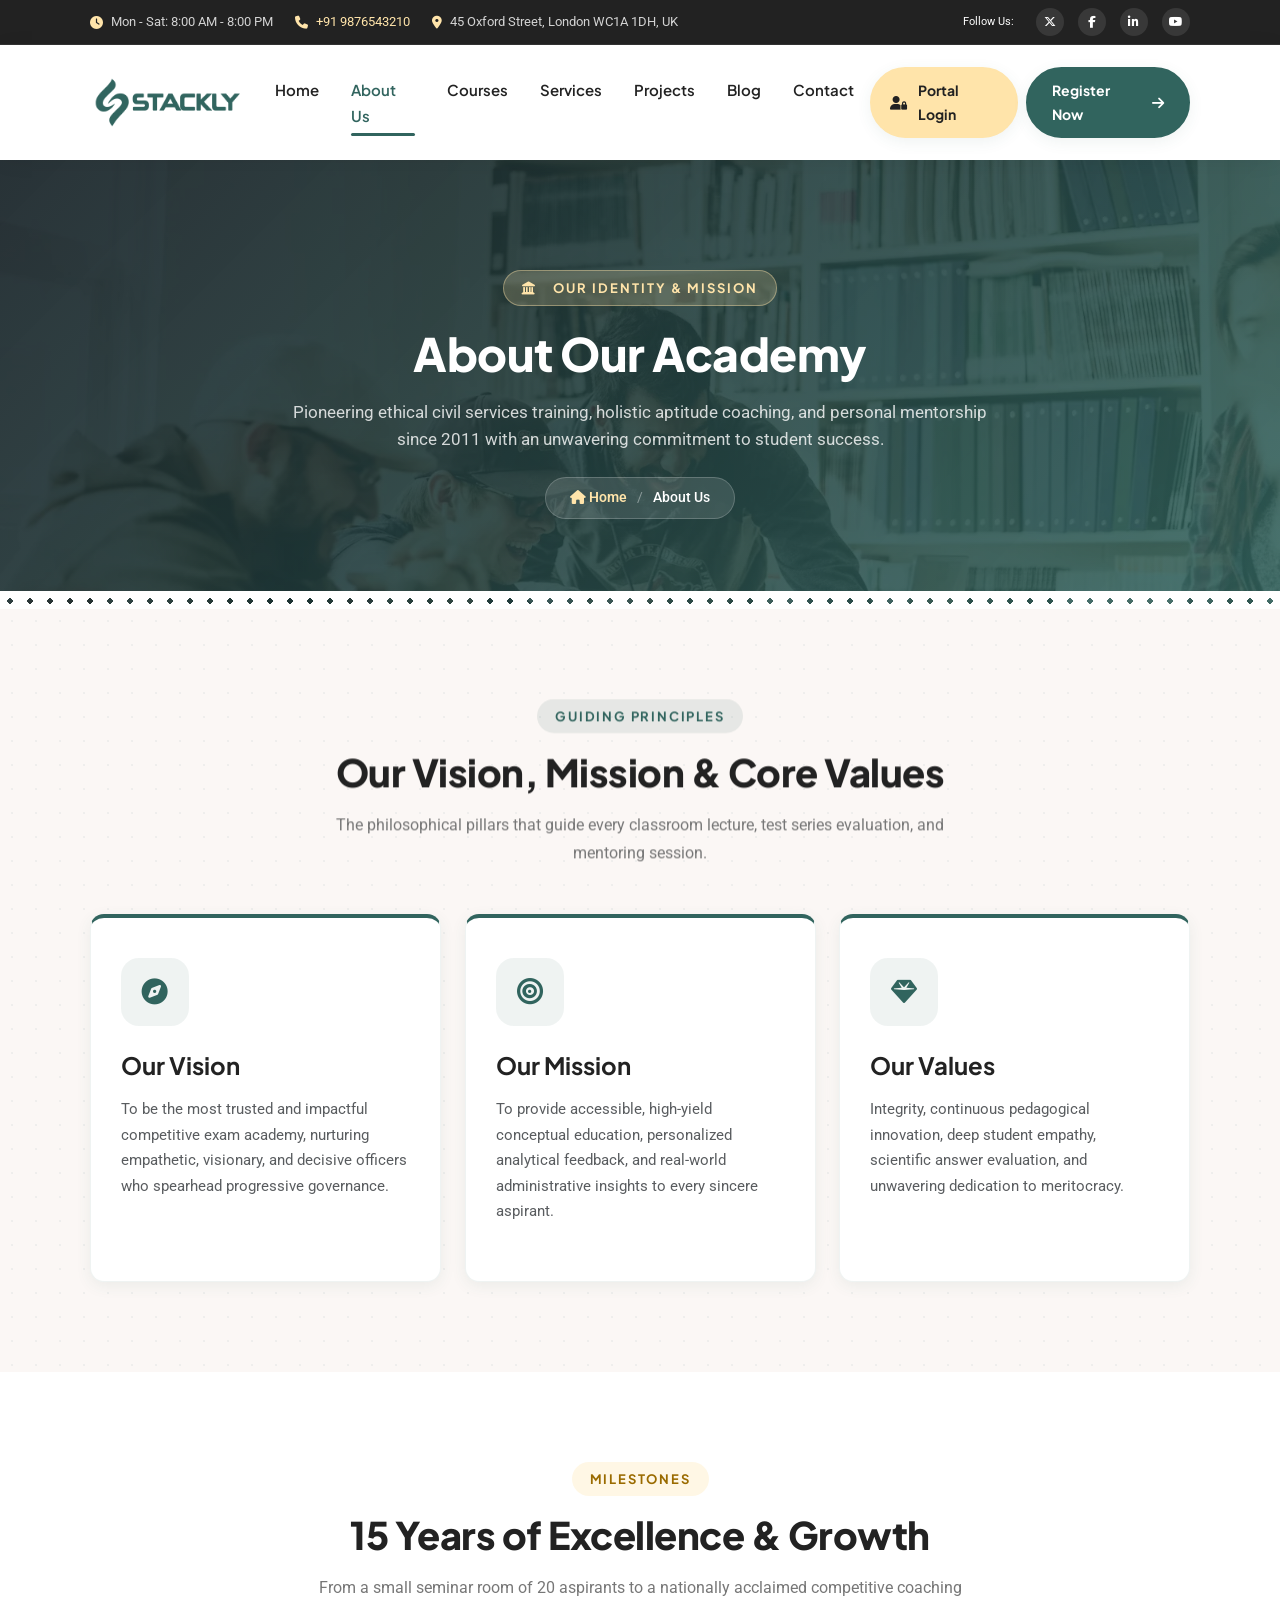
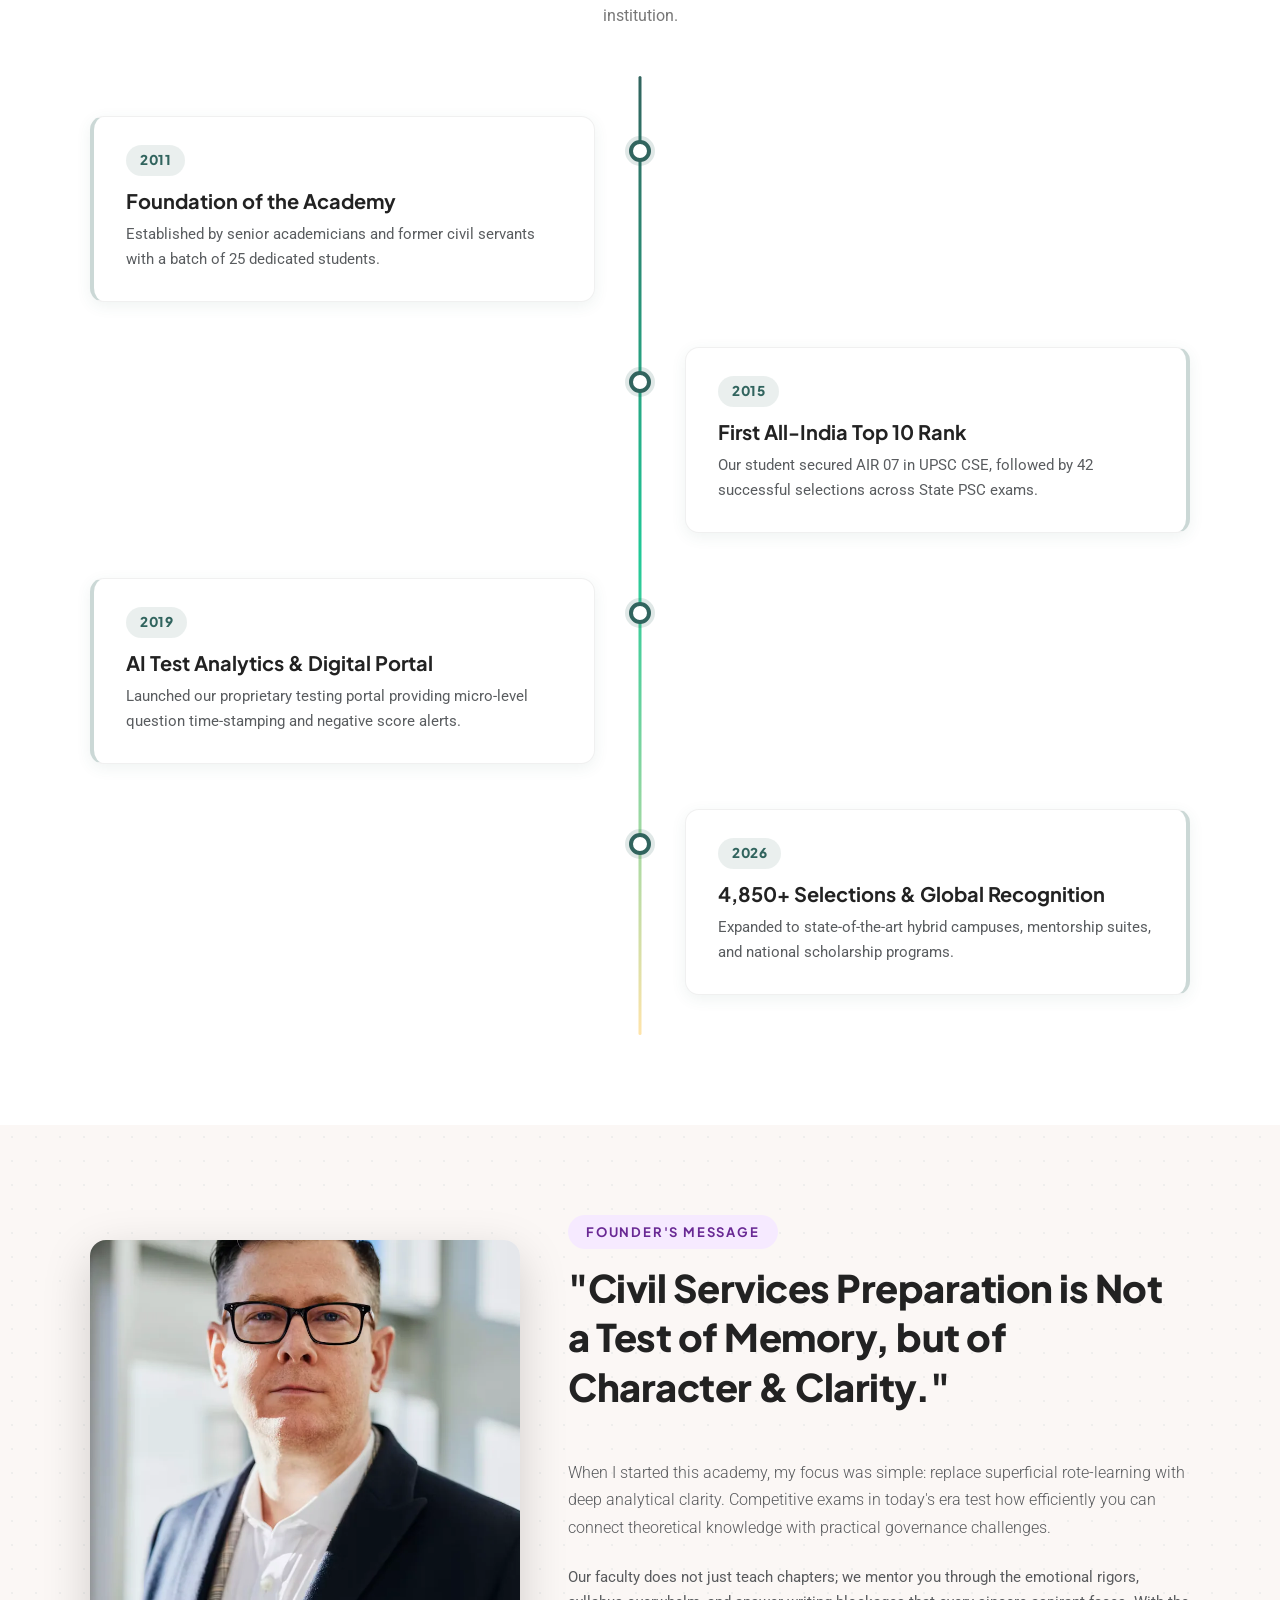
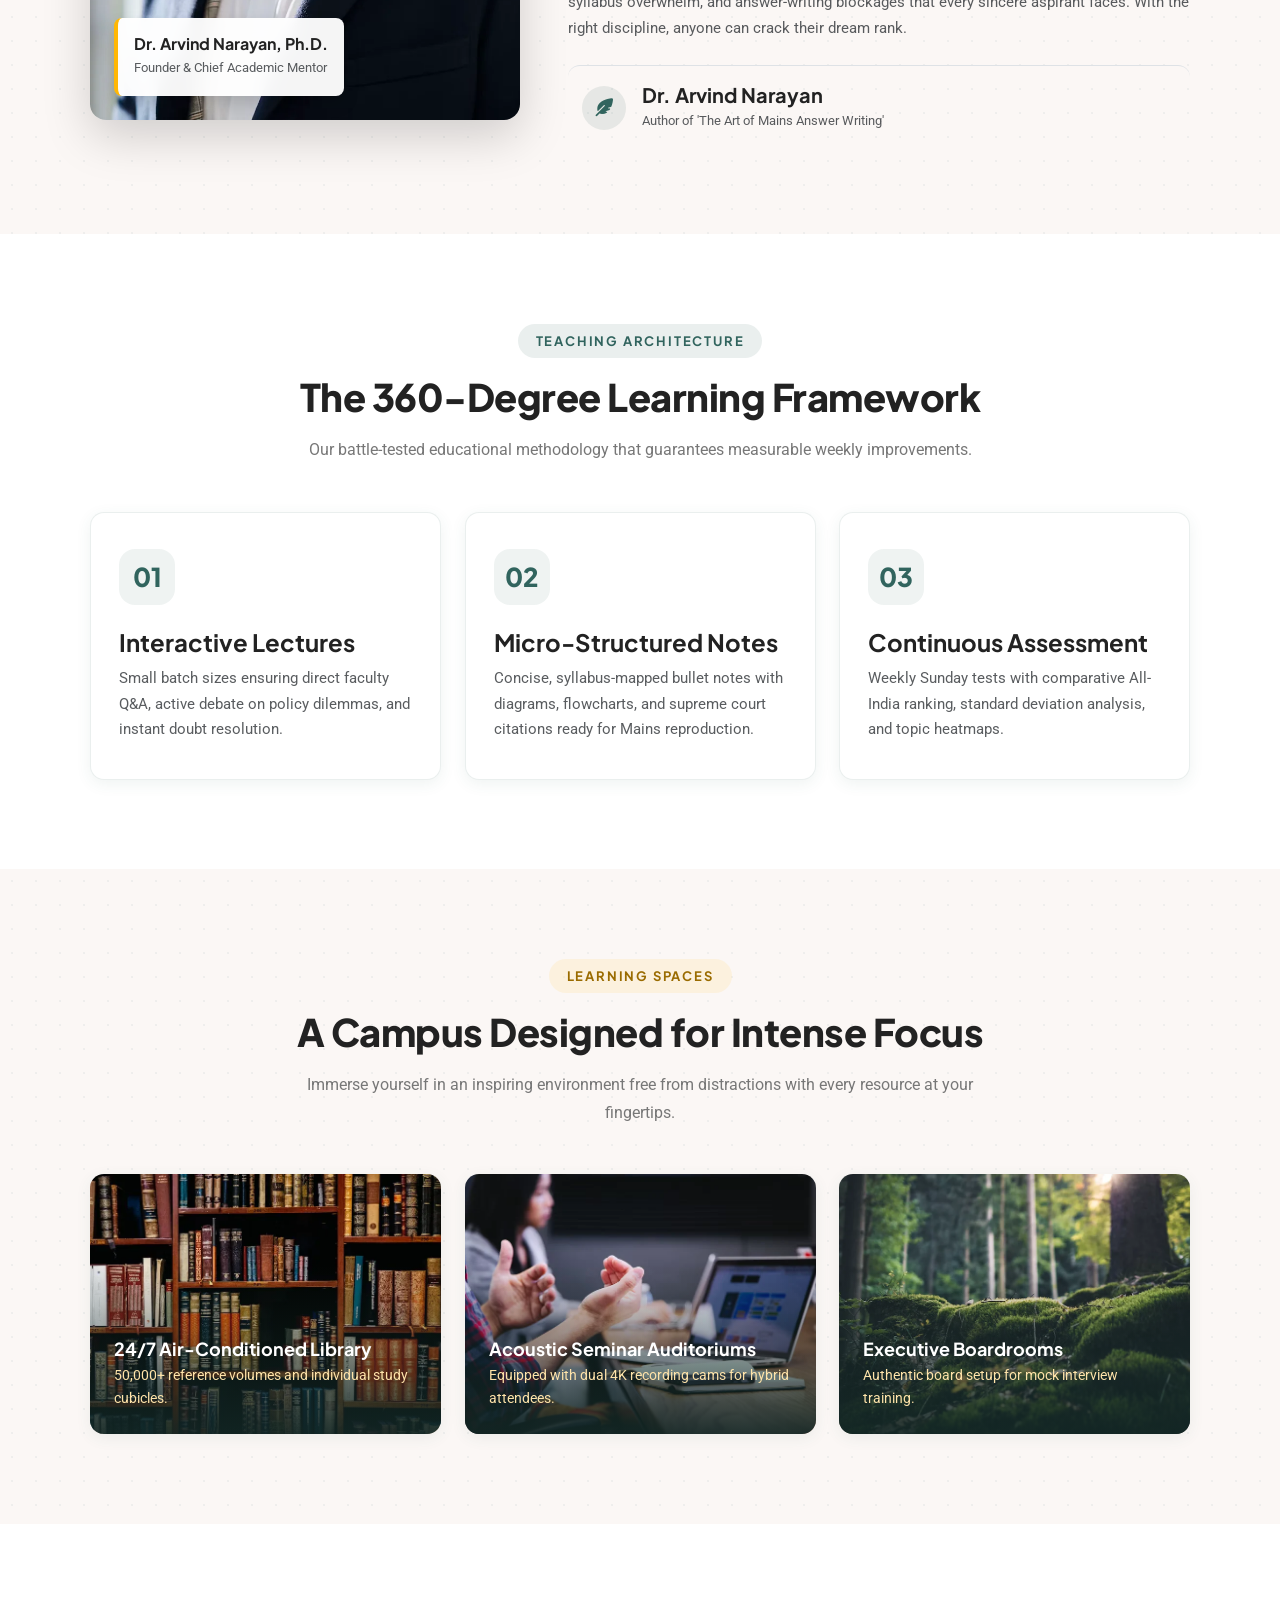
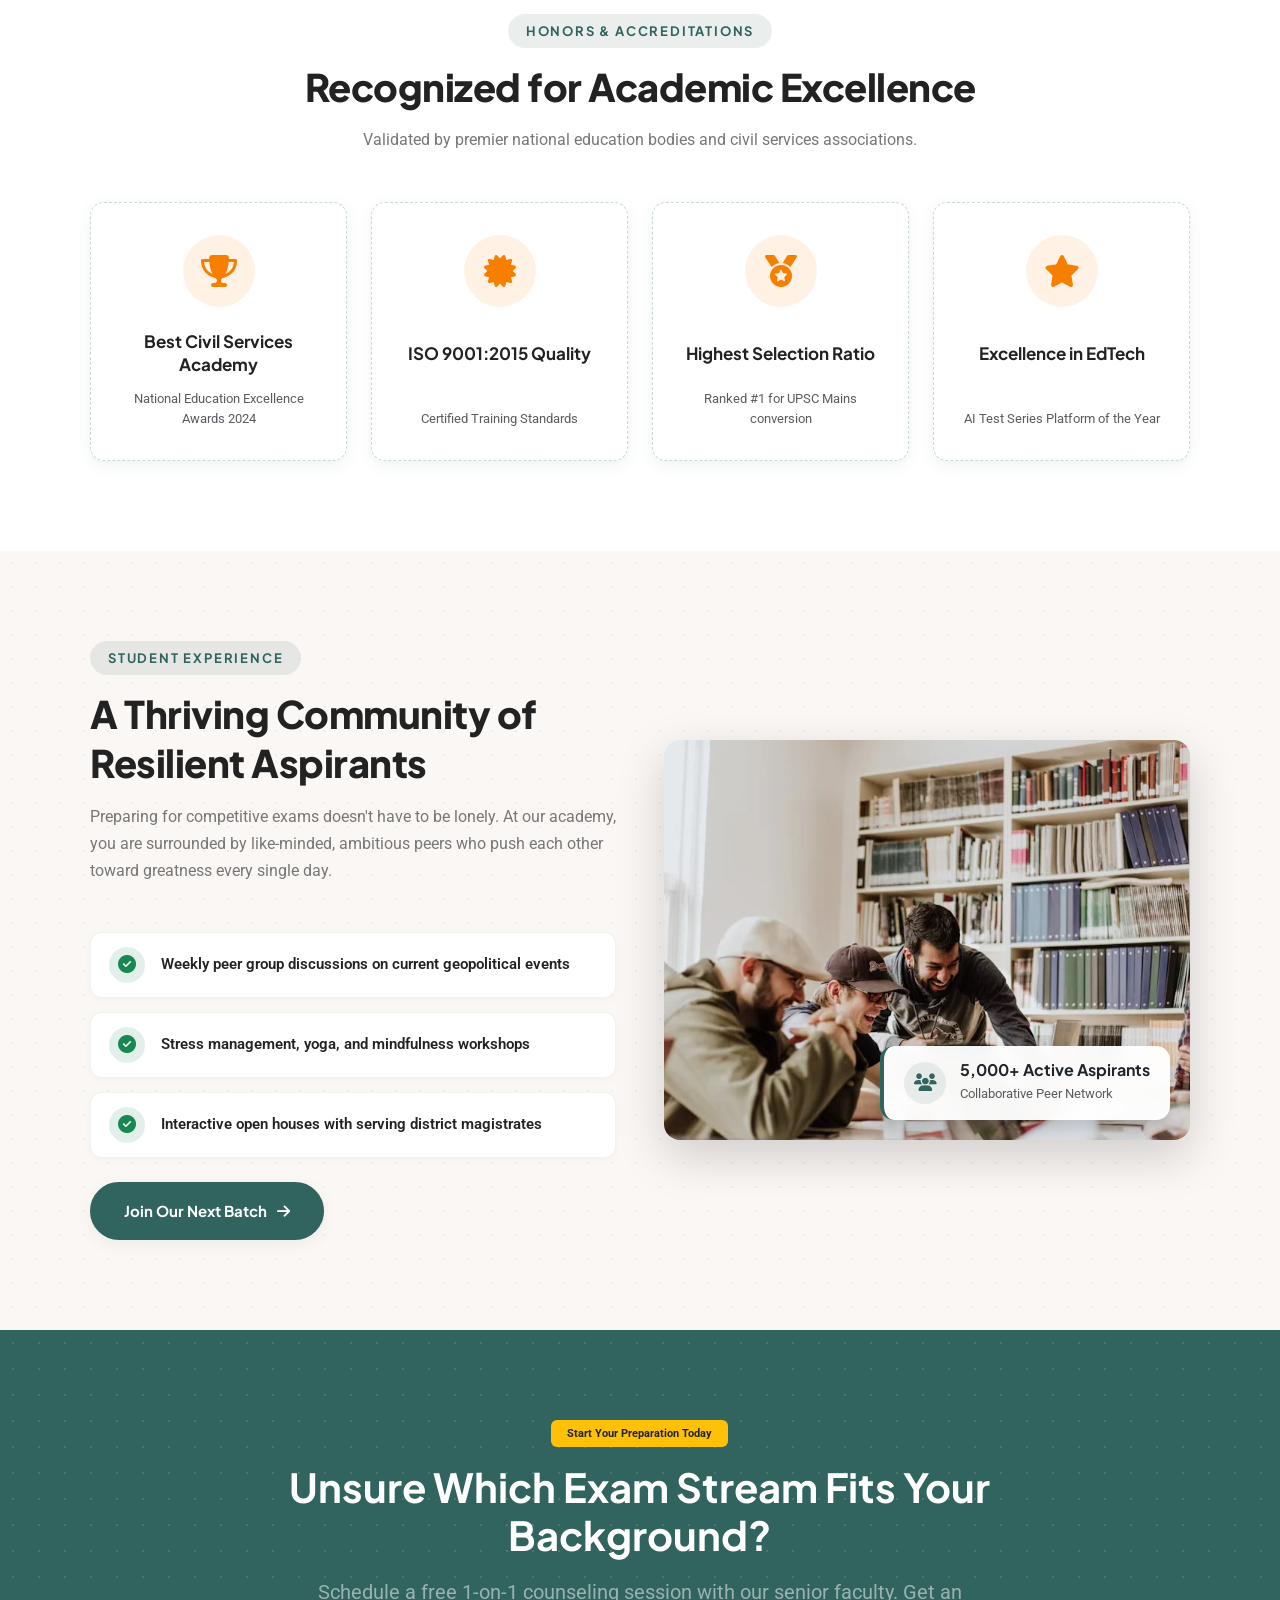
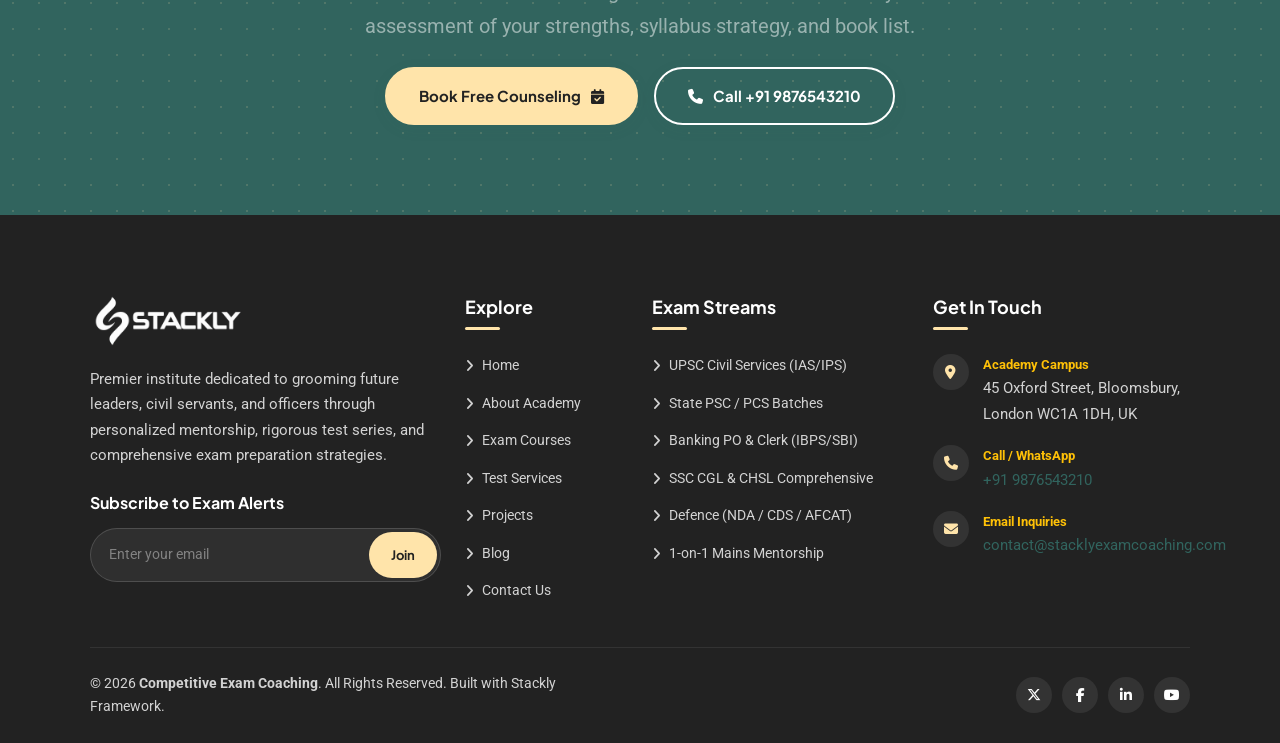
<file: pages/about.html>
<!doctype html>
<html lang="en">
  <head>
    <meta charset="UTF-8" />
    <meta name="viewport" content="width=device-width, initial-scale=1.0" />
    <title>About Us - Competitive Exam Coaching Institute</title>
    <link
      rel="shortcut icon"
      href="../assets/images/logoStackly.webp"
      type="image/webp"
    />

    <!-- Bootstrap 5 CSS -->
    <link
      href="https://cdn.jsdelivr.net/npm/bootstrap@5.3.2/dist/css/bootstrap.min.css"
      rel="stylesheet"
    />
    <!-- Font Awesome 6 CDN -->
    <link
      rel="stylesheet"
      href="https://cdnjs.cloudflare.com/ajax/libs/font-awesome/6.6.0/css/all.min.css"
    />
    <!-- Main Custom CSS -->
    <link rel="stylesheet" href="../assets/css/styles.css" />
    <!-- Page Specific CSS -->
    <link rel="stylesheet" href="../assets/css/about.css" />
  </head>
  <body>
    <!-- HEADER & NAVIGATION (Dynamic Common Component) -->
    <div id="header-placeholder"></div>

    <!-- SECTION 1: Standard Sub-Page Banner & Breadcrumbs -->
    <section class="page-banner-section about-banner text-center">
      <div class="container banner-content" data-reveal="fade-up">
        <span class="banner-badge"
          ><i class="fa-solid fa-landmark me-2"></i> Our Identity &
          Mission</span
        >
        <h1 class="banner-title">About Our Academy</h1>
        <p class="banner-desc">
          Pioneering ethical civil services training, holistic aptitude
          coaching, and personal mentorship since 2011 with an unwavering
          commitment to student success.
        </p>

        <div class="breadcrumb-nav">
          <a href="../index.html"><i class="fa-solid fa-house"></i> Home</a>
          <span class="separator">/</span>
          <span class="current">About Us</span>
        </div>
      </div>
    </section>

    <!-- SECTION 2: Vision, Mission & Core Values -->
    <section class="section-padding bg-pattern-light">
      <div class="container">
        <div class="sec-title centered" data-reveal="fade-up">
          <span class="sub-title">Guiding Principles</span>
          <h2>Our Vision, Mission & Core Values</h2>
          <p>
            The philosophical pillars that guide every classroom lecture, test
            series evaluation, and mentoring session.
          </p>
        </div>

        <div class="row g-4">
          <div
            class="col-lg-4 col-md-6"
            data-reveal="fade-up"
            data-reveal-delay="100"
          >
            <div class="vision-card">
              <div class="vision-icon"><i class="fa-solid fa-compass"></i></div>
              <h4 class="mb-3">Our Vision</h4>
              <p class="text-muted">
                To be the most trusted and impactful competitive exam academy,
                nurturing empathetic, visionary, and decisive officers who
                spearhead progressive governance.
              </p>
            </div>
          </div>

          <div
            class="col-lg-4 col-md-6"
            data-reveal="fade-up"
            data-reveal-delay="200"
          >
            <div class="vision-card">
              <div class="vision-icon">
                <i class="fa-solid fa-bullseye"></i>
              </div>
              <h4 class="mb-3">Our Mission</h4>
              <p class="text-muted">
                To provide accessible, high-yield conceptual education,
                personalized analytical feedback, and real-world administrative
                insights to every sincere aspirant.
              </p>
            </div>
          </div>

          <div
            class="col-lg-4 col-md-6"
            data-reveal="fade-up"
            data-reveal-delay="300"
          >
            <div class="vision-card">
              <div class="vision-icon"><i class="fa-solid fa-gem"></i></div>
              <h4 class="mb-3">Our Values</h4>
              <p class="text-muted">
                Integrity, continuous pedagogical innovation, deep student
                empathy, scientific answer evaluation, and unwavering dedication
                to meritocracy.
              </p>
            </div>
          </div>
        </div>
      </div>
    </section>

    <!-- SECTION 3: Legacy & Evolution Timeline -->
    <section class="section-padding">
      <div class="container">
        <div class="sec-title centered" data-reveal="fade-up">
          <span class="sub-title color-two">Milestones</span>
          <h2>15 Years of Excellence & Growth</h2>
          <p>
            From a small seminar room of 20 aspirants to a nationally acclaimed
            competitive coaching institution.
          </p>
        </div>

        <div class="timeline-track">
          <div
            class="timeline-item left"
            data-reveal="fade-right"
            data-reveal-delay="100"
          >
            <div class="timeline-dot"></div>
            <div class="timeline-content">
              <span class="timeline-year">2011</span>
              <h5 class="fw-bold">Foundation of the Academy</h5>
              <p class="text-muted mb-0">
                Established by senior academicians and former civil servants
                with a batch of 25 dedicated students.
              </p>
            </div>
          </div>

          <div
            class="timeline-item right"
            data-reveal="fade-left"
            data-reveal-delay="200"
          >
            <div class="timeline-dot"></div>
            <div class="timeline-content">
              <span class="timeline-year">2015</span>
              <h5 class="fw-bold">First All-India Top 10 Rank</h5>
              <p class="text-muted mb-0">
                Our student secured AIR 07 in UPSC CSE, followed by 42
                successful selections across State PSC exams.
              </p>
            </div>
          </div>

          <div
            class="timeline-item left"
            data-reveal="fade-right"
            data-reveal-delay="300"
          >
            <div class="timeline-dot"></div>
            <div class="timeline-content">
              <span class="timeline-year">2019</span>
              <h5 class="fw-bold">AI Test Analytics & Digital Portal</h5>
              <p class="text-muted mb-0">
                Launched our proprietary testing portal providing micro-level
                question time-stamping and negative score alerts.
              </p>
            </div>
          </div>

          <div
            class="timeline-item right"
            data-reveal="fade-left"
            data-reveal-delay="400"
          >
            <div class="timeline-dot"></div>
            <div class="timeline-content">
              <span class="timeline-year">2026</span>
              <h5 class="fw-bold">4,850+ Selections & Global Recognition</h5>
              <p class="text-muted mb-0">
                Expanded to state-of-the-art hybrid campuses, mentorship suites,
                and national scholarship programs.
              </p>
            </div>
          </div>
        </div>
      </div>
    </section>

    <!-- SECTION 4: Founder's Note & Executive Leadership -->
    <section class="section-padding bg-pattern-light">
      <div class="container">
        <div class="row align-items-center g-5">
          <div class="col-lg-5" data-reveal="fade-right">
            <div class="founder-img-wrapper position-relative">
              <div class="founder-img-box rounded-4 overflow-hidden shadow-lg">
                <img
                  src="../assets/images/about/about-founder-director-img.webp"
                  alt="Founder Director"
                  class="founder-img w-100 object-fit-cover"
                  style="height: 480px"
                />
              </div>
              <div
                class="founder-badge position-absolute bottom-0 start-0 m-4 p-3 rounded-3 shadow border-start border-4 border-warning"
                data-reveal="zoom-in"
                data-reveal-delay="200"
              >
                <h6 class="mb-0 fw-bold">Dr. Arvind Narayan, Ph.D.</h6>
                <small class="text-muted"
                  >Founder & Chief Academic Mentor</small
                >
              </div>
            </div>
          </div>

          <div class="col-lg-7" data-reveal="fade-left">
            <div class="sec-title">
              <span class="sub-title color-four">Founder's Message</span>
              <h2>
                "Civil Services Preparation is Not a Test of Memory, but of
                Character & Clarity."
              </h2>
            </div>
            <p class="text-muted mb-4 lead fs-6">
              When I started this academy, my focus was simple: replace
              superficial rote-learning with deep analytical clarity.
              Competitive exams in today's era test how efficiently you can
              connect theoretical knowledge with practical governance
              challenges.
            </p>
            <p class="text-muted mb-4">
              Our faculty does not just teach chapters; we mentor you through
              the emotional rigors, syllabus overwhelm, and answer-writing
              blockages that every sincere aspirant faces. With the right
              discipline, anyone can crack their dream rank.
            </p>

            <div
              class="founder-sign-card d-flex align-items-center gap-3 pt-3 border-top"
              data-reveal="fade-up"
              data-reveal-delay="200"
            >
              <div class="founder-sign-icon">
                <i class="fa-solid fa-feather-pointed"></i>
              </div>
              <div>
                <h5 class="mb-0 fw-bold">Dr. Arvind Narayan</h5>
                <small class="text-muted"
                  >Author of 'The Art of Mains Answer Writing'</small
                >
              </div>
            </div>
          </div>
        </div>
      </div>
    </section>

    <!-- SECTION 5: Pedagogical Framework (Teaching Model) -->
    <section class="section-padding">
      <div class="container">
        <div class="sec-title centered" data-reveal="fade-up">
          <span class="sub-title">Teaching Architecture</span>
          <h2>The 360-Degree Learning Framework</h2>
          <p>
            Our battle-tested educational methodology that guarantees measurable
            weekly improvements.
          </p>
        </div>

        <div class="row g-4">
          <div
            class="col-lg-4 col-md-6"
            data-reveal="fade-up"
            data-reveal-delay="100"
          >
            <div class="pedagogy-box">
              <div class="pedagogy-num">01</div>
              <h4 class="pedagogy-title fw-bold mb-2">Interactive Lectures</h4>
              <p class="text-muted mb-0">
                Small batch sizes ensuring direct faculty Q&A, active debate on
                policy dilemmas, and instant doubt resolution.
              </p>
            </div>
          </div>

          <div
            class="col-lg-4 col-md-6"
            data-reveal="fade-up"
            data-reveal-delay="200"
          >
            <div class="pedagogy-box">
              <div class="pedagogy-num">02</div>
              <h4 class="pedagogy-title fw-bold mb-2">
                Micro-Structured Notes
              </h4>
              <p class="text-muted mb-0">
                Concise, syllabus-mapped bullet notes with diagrams, flowcharts,
                and supreme court citations ready for Mains reproduction.
              </p>
            </div>
          </div>

          <div
            class="col-lg-4 col-md-6"
            data-reveal="fade-up"
            data-reveal-delay="300"
          >
            <div class="pedagogy-box">
              <div class="pedagogy-num">03</div>
              <h4 class="pedagogy-title fw-bold mb-2">Continuous Assessment</h4>
              <p class="text-muted mb-0">
                Weekly Sunday tests with comparative All-India ranking, standard
                deviation analysis, and topic heatmaps.
              </p>
            </div>
          </div>
        </div>
      </div>
    </section>

    <!-- SECTION 6: State-of-the-Art Infrastructure Gallery -->
    <section class="section-padding bg-pattern-light">
      <div class="container">
        <div class="sec-title centered" data-reveal="fade-up">
          <span class="sub-title color-two">Learning Spaces</span>
          <h2>A Campus Designed for Intense Focus</h2>
          <p>
            Immerse yourself in an inspiring environment free from distractions
            with every resource at your fingertips.
          </p>
        </div>

        <div class="row g-4">
          <div
            class="col-lg-4 col-md-6"
            data-reveal="zoom-in"
            data-reveal-delay="100"
          >
            <div class="infra-card">
              <img
                src="../assets/images/home/home-campus-&-infrastructure-1.webp"
                alt="Digital Library"
              />
              <div class="infra-overlay">
                <h5>24/7 Air-Conditioned Library</h5>
                <p>50,000+ reference volumes and individual study cubicles.</p>
              </div>
            </div>
          </div>

          <div
            class="col-lg-4 col-md-6"
            data-reveal="zoom-in"
            data-reveal-delay="200"
          >
            <div class="infra-card">
              <img
                src="../assets/images/home/home-campus-&-infrastructure-3.webp"
                alt="Hybrid Seminar Hall"
              />
              <div class="infra-overlay">
                <h5>Acoustic Seminar Auditoriums</h5>
                <p>
                  Equipped with dual 4K recording cams for hybrid attendees.
                </p>
              </div>
            </div>
          </div>

          <div
            class="col-lg-4 col-md-6"
            data-reveal="zoom-in"
            data-reveal-delay="300"
          >
            <div class="infra-card">
              <img
                src="../assets/images/about/about-state-of-the-art.webp"
                alt="Mock Interview Boardroom"
              />
              <div class="infra-overlay">
                <h5>Executive Boardrooms</h5>
                <p>Authentic board setup for mock interview training.</p>
              </div>
            </div>
          </div>
        </div>
      </div>
    </section>

    <!-- SECTION 7: Awards & National Recognitions -->
    <section class="section-padding">
      <div class="container">
        <div class="sec-title centered" data-reveal="fade-up">
          <span class="sub-title color-three">Honors & Accreditations</span>
          <h2>Recognized for Academic Excellence</h2>
          <p>
            Validated by premier national education bodies and civil services
            associations.
          </p>
        </div>

        <div class="row g-4">
          <div
            class="col-lg-3 col-md-6"
            data-reveal="fade-up"
            data-reveal-delay="100"
          >
            <div class="award-badge-card">
              <div class="award-icon-box">
                <i class="fa-solid fa-trophy"></i>
              </div>
              <h5 class="award-title fw-bold">Best Civil Services Academy</h5>
              <p class="award-desc text-muted small mb-0">
                National Education Excellence Awards 2024
              </p>
            </div>
          </div>

          <div
            class="col-lg-3 col-md-6"
            data-reveal="fade-up"
            data-reveal-delay="200"
          >
            <div class="award-badge-card">
              <div class="award-icon-box">
                <i class="fa-solid fa-certificate"></i>
              </div>
              <h5 class="award-title fw-bold">ISO 9001:2015 Quality</h5>
              <p class="award-desc text-muted small mb-0">
                Certified Training Standards
              </p>
            </div>
          </div>

          <div
            class="col-lg-3 col-md-6"
            data-reveal="fade-up"
            data-reveal-delay="300"
          >
            <div class="award-badge-card">
              <div class="award-icon-box">
                <i class="fa-solid fa-medal"></i>
              </div>
              <h5 class="award-title fw-bold">Highest Selection Ratio</h5>
              <p class="award-desc text-muted small mb-0">
                Ranked #1 for UPSC Mains conversion
              </p>
            </div>
          </div>

          <div
            class="col-lg-3 col-md-6"
            data-reveal="fade-up"
            data-reveal-delay="400"
          >
            <div class="award-badge-card">
              <div class="award-icon-box"><i class="fa-solid fa-star"></i></div>
              <h5 class="award-title fw-bold">Excellence in EdTech</h5>
              <p class="award-desc text-muted small mb-0">
                AI Test Series Platform of the Year
              </p>
            </div>
          </div>
        </div>
      </div>
    </section>

    <!-- SECTION 8: Life at the Academy & Student Community -->
    <section class="section-padding bg-pattern-light">
      <div class="container">
        <div class="row align-items-center g-5">
          <div class="col-lg-6" data-reveal="fade-right">
            <div class="sec-title">
              <span class="sub-title">Student Experience</span>
              <h2>A Thriving Community of Resilient Aspirants</h2>
              <p>
                Preparing for competitive exams doesn't have to be lonely. At
                our academy, you are surrounded by like-minded, ambitious peers
                who push each other toward greatness every single day.
              </p>
            </div>
            <ul class="community-feature-list list-unstyled mb-4">
              <li class="community-feature-item">
                <div class="community-feature-icon">
                  <i class="fa-solid fa-circle-check"></i>
                </div>
                <span class="community-feature-text"
                  >Weekly peer group discussions on current geopolitical
                  events</span
                >
              </li>
              <li class="community-feature-item">
                <div class="community-feature-icon">
                  <i class="fa-solid fa-circle-check"></i>
                </div>
                <span class="community-feature-text"
                  >Stress management, yoga, and mindfulness workshops</span
                >
              </li>
              <li class="community-feature-item">
                <div class="community-feature-icon">
                  <i class="fa-solid fa-circle-check"></i>
                </div>
                <span class="community-feature-text"
                  >Interactive open houses with serving district
                  magistrates</span
                >
              </li>
            </ul>
            <a href="#" class="theme-btn btn-primary-theme"
              >Join Our Next Batch <i class="fa-solid fa-arrow-right"></i
            ></a>
          </div>

          <div class="col-lg-6" data-reveal="fade-left">
            <div class="community-img-wrapper position-relative">
              <div
                class="community-img-box rounded-4 overflow-hidden shadow-lg"
              >
                <img
                  src="../assets/images/about/about-student-experience.webp"
                  alt="Students in Discussion"
                  class="w-100 object-fit-cover community-img"
                  style="height: 400px"
                />
              </div>
              <div
                class="community-floating-badge shadow"
                data-reveal="zoom-in"
                data-reveal-delay="200"
              >
                <div class="community-badge-icon">
                  <i class="fa-solid fa-users"></i>
                </div>
                <div>
                  <h6 class="mb-0 fw-bold text-dark">
                    5,000+ Active Aspirants
                  </h6>
                  <small class="text-muted">Collaborative Peer Network</small>
                </div>
              </div>
            </div>
          </div>
        </div>
      </div>
    </section>

    <!-- SECTION 9: Free Admission Counseling CTA Banner -->
    <section class="section-padding bg-pattern-dark text-white text-center">
      <div class="container">
        <div class="row justify-content-center">
          <div class="col-lg-8" data-reveal="zoom-in">
            <span class="badge bg-warning text-dark px-3 py-2 fw-bold mb-3"
              >Start Your Preparation Today</span
            >
            <h2 class="text-white display-6 fw-bold mb-3">
              Unsure Which Exam Stream Fits Your Background?
            </h2>
            <p class="text-white-50 fs-5 mb-4">
              Schedule a free 1-on-1 counseling session with our senior faculty.
              Get an assessment of your strengths, syllabus strategy, and book
              list.
            </p>
            <div class="d-flex justify-content-center gap-3 flex-wrap">
              <a href="#" class="theme-btn btn-secondary-theme"
                >Book Free Counseling <i class="fa-solid fa-calendar-check"></i
              ></a>
              <a href="#" class="theme-btn btn-outline-light-theme"
                ><i class="fa-solid fa-phone"></i> Call +91 9876543210</a
              >
            </div>
          </div>
        </div>
      </div>
    </section>

    <!-- FOOTER & SCROLL TO TOP (Dynamic Common Component) -->
    <div id="footer-placeholder"></div>

    <!-- Scripts -->
    <script src="https://cdn.jsdelivr.net/npm/bootstrap@5.3.2/dist/js/bootstrap.bundle.min.js"></script>
    <script src="../assets/js/script.js"></script>
  </body>
</html>
</file>
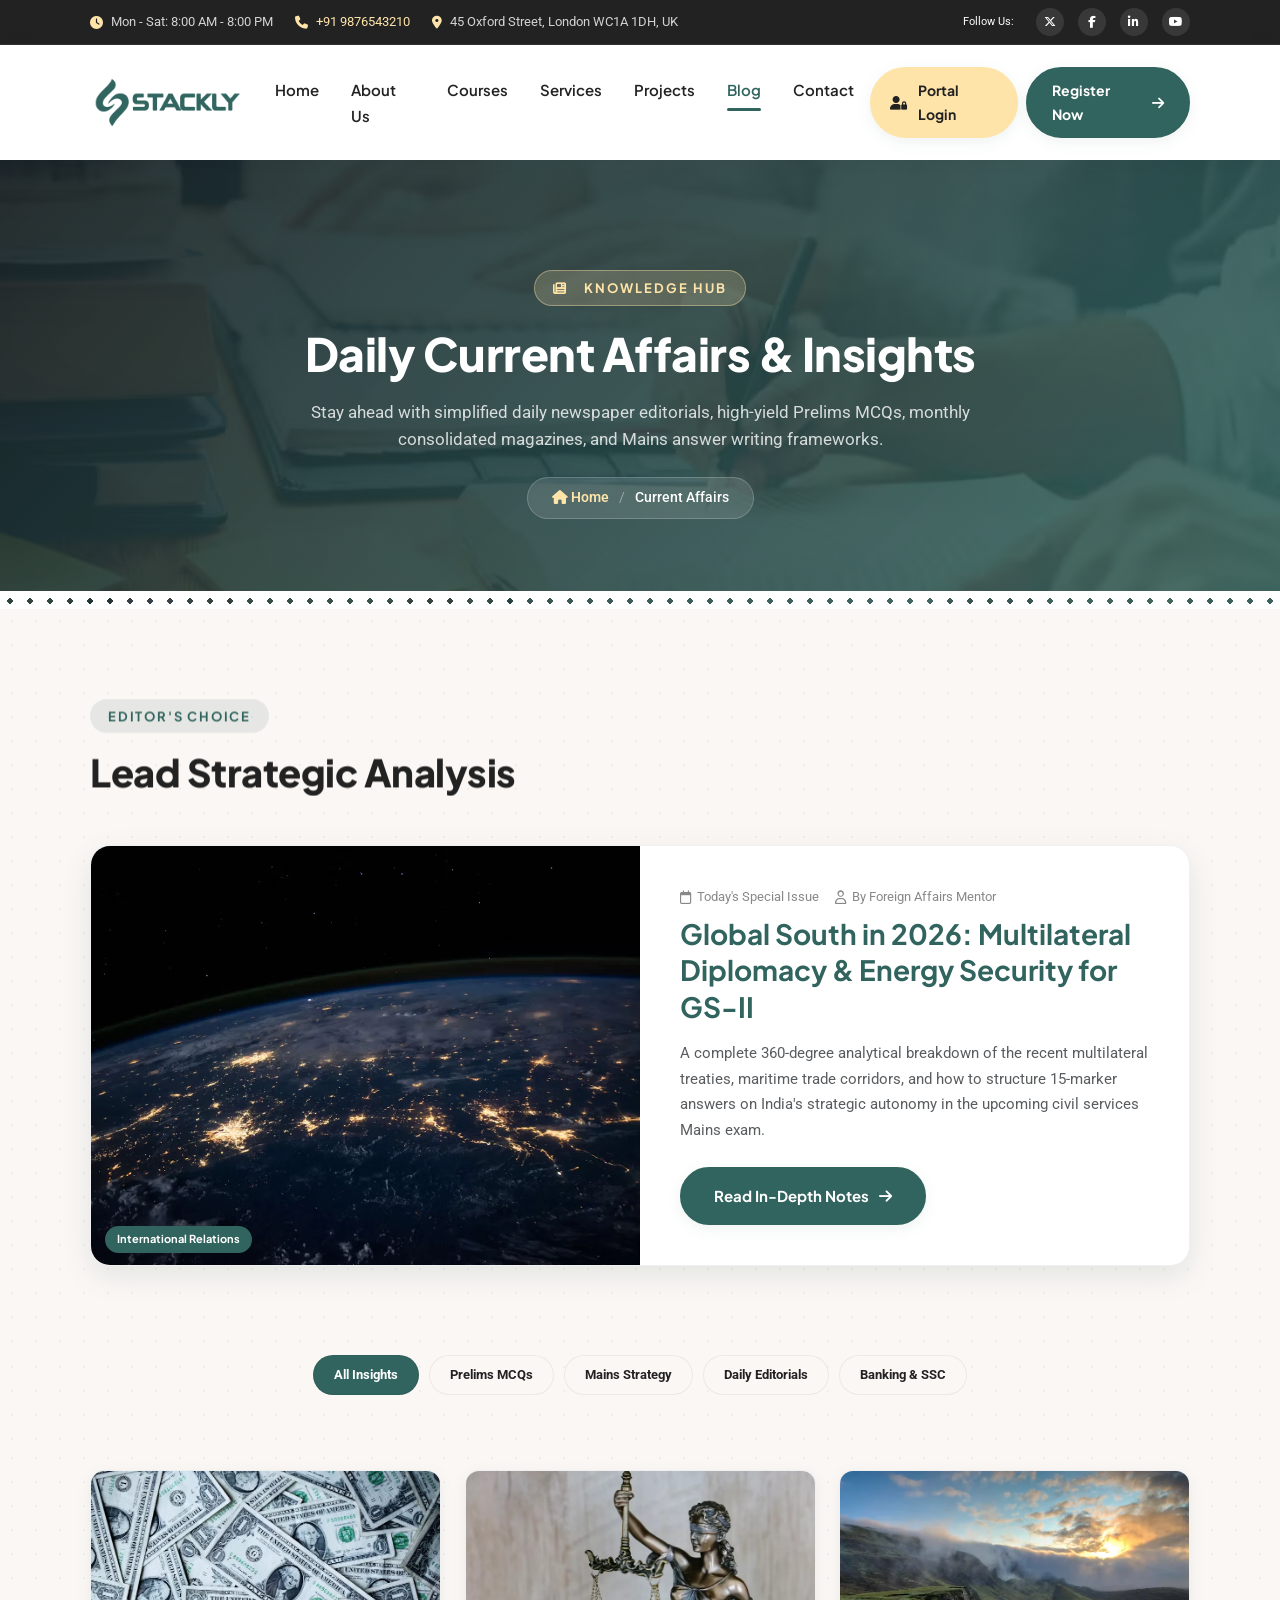
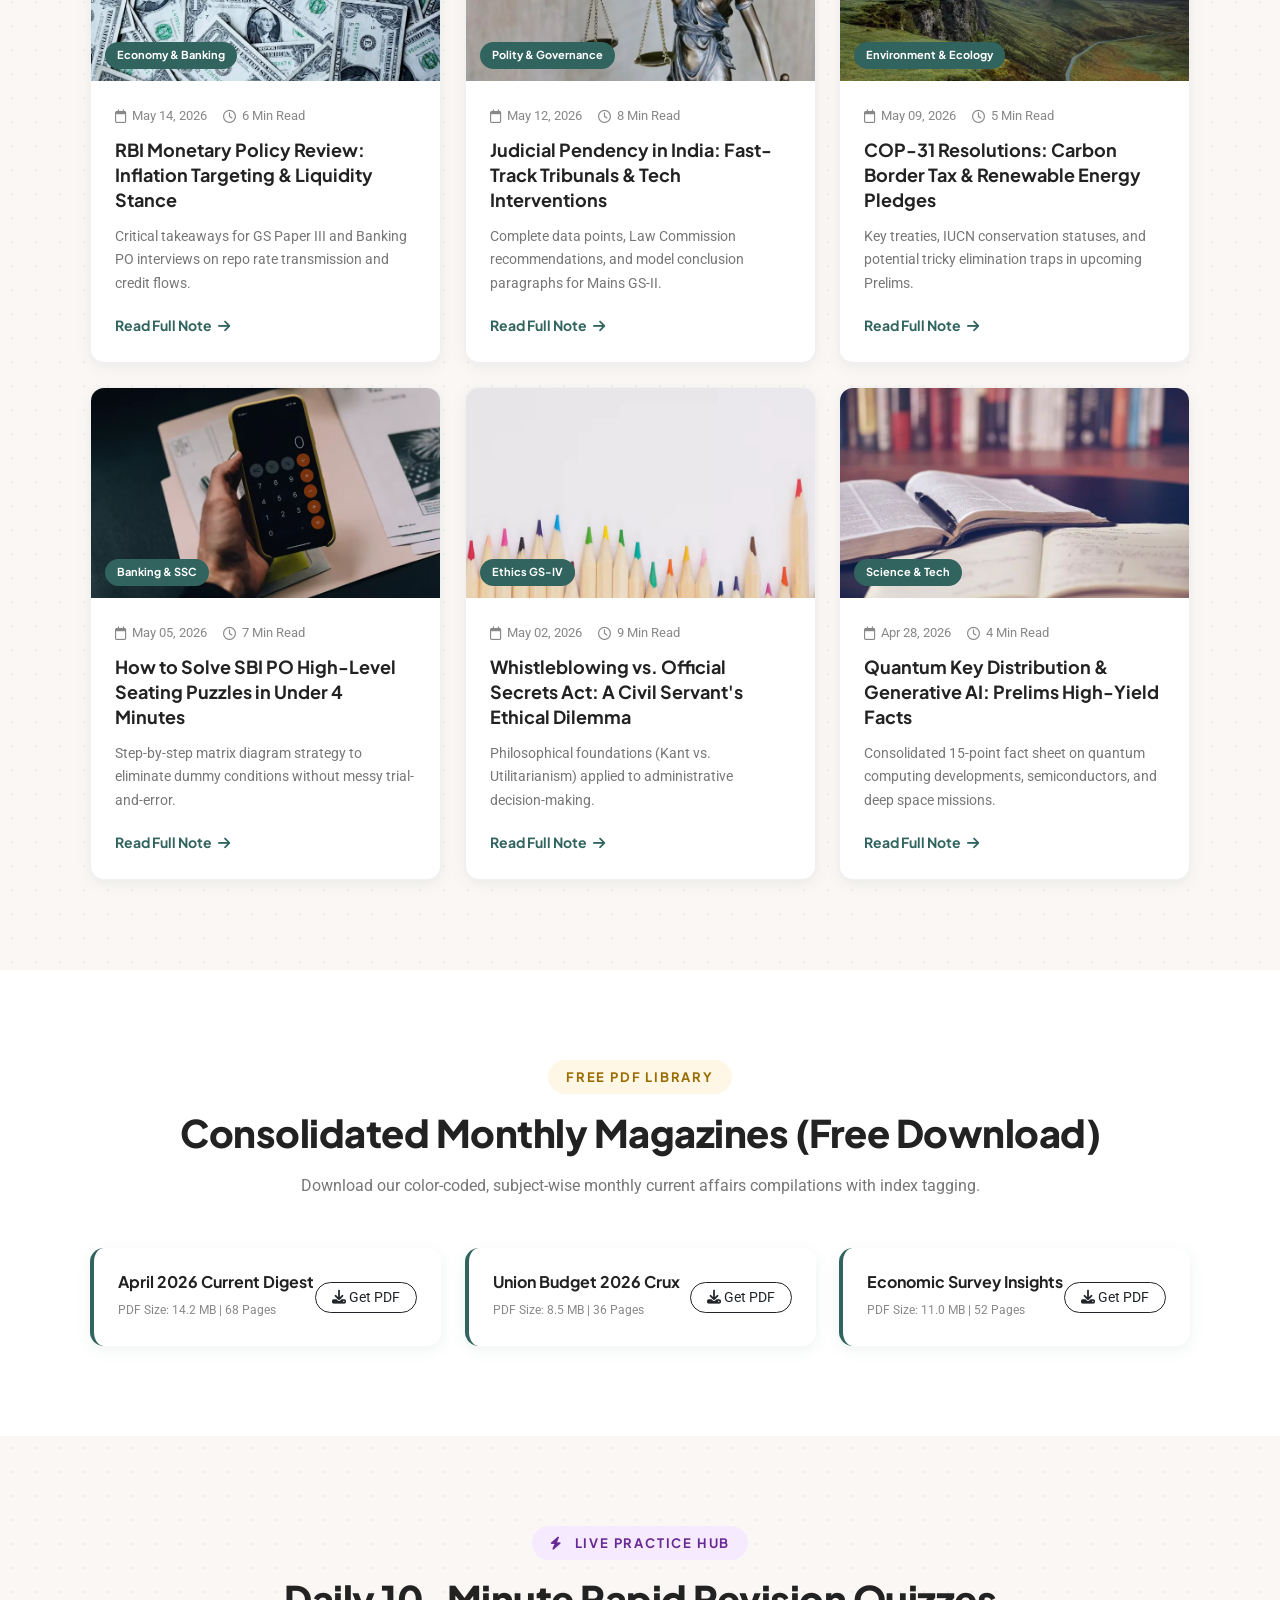
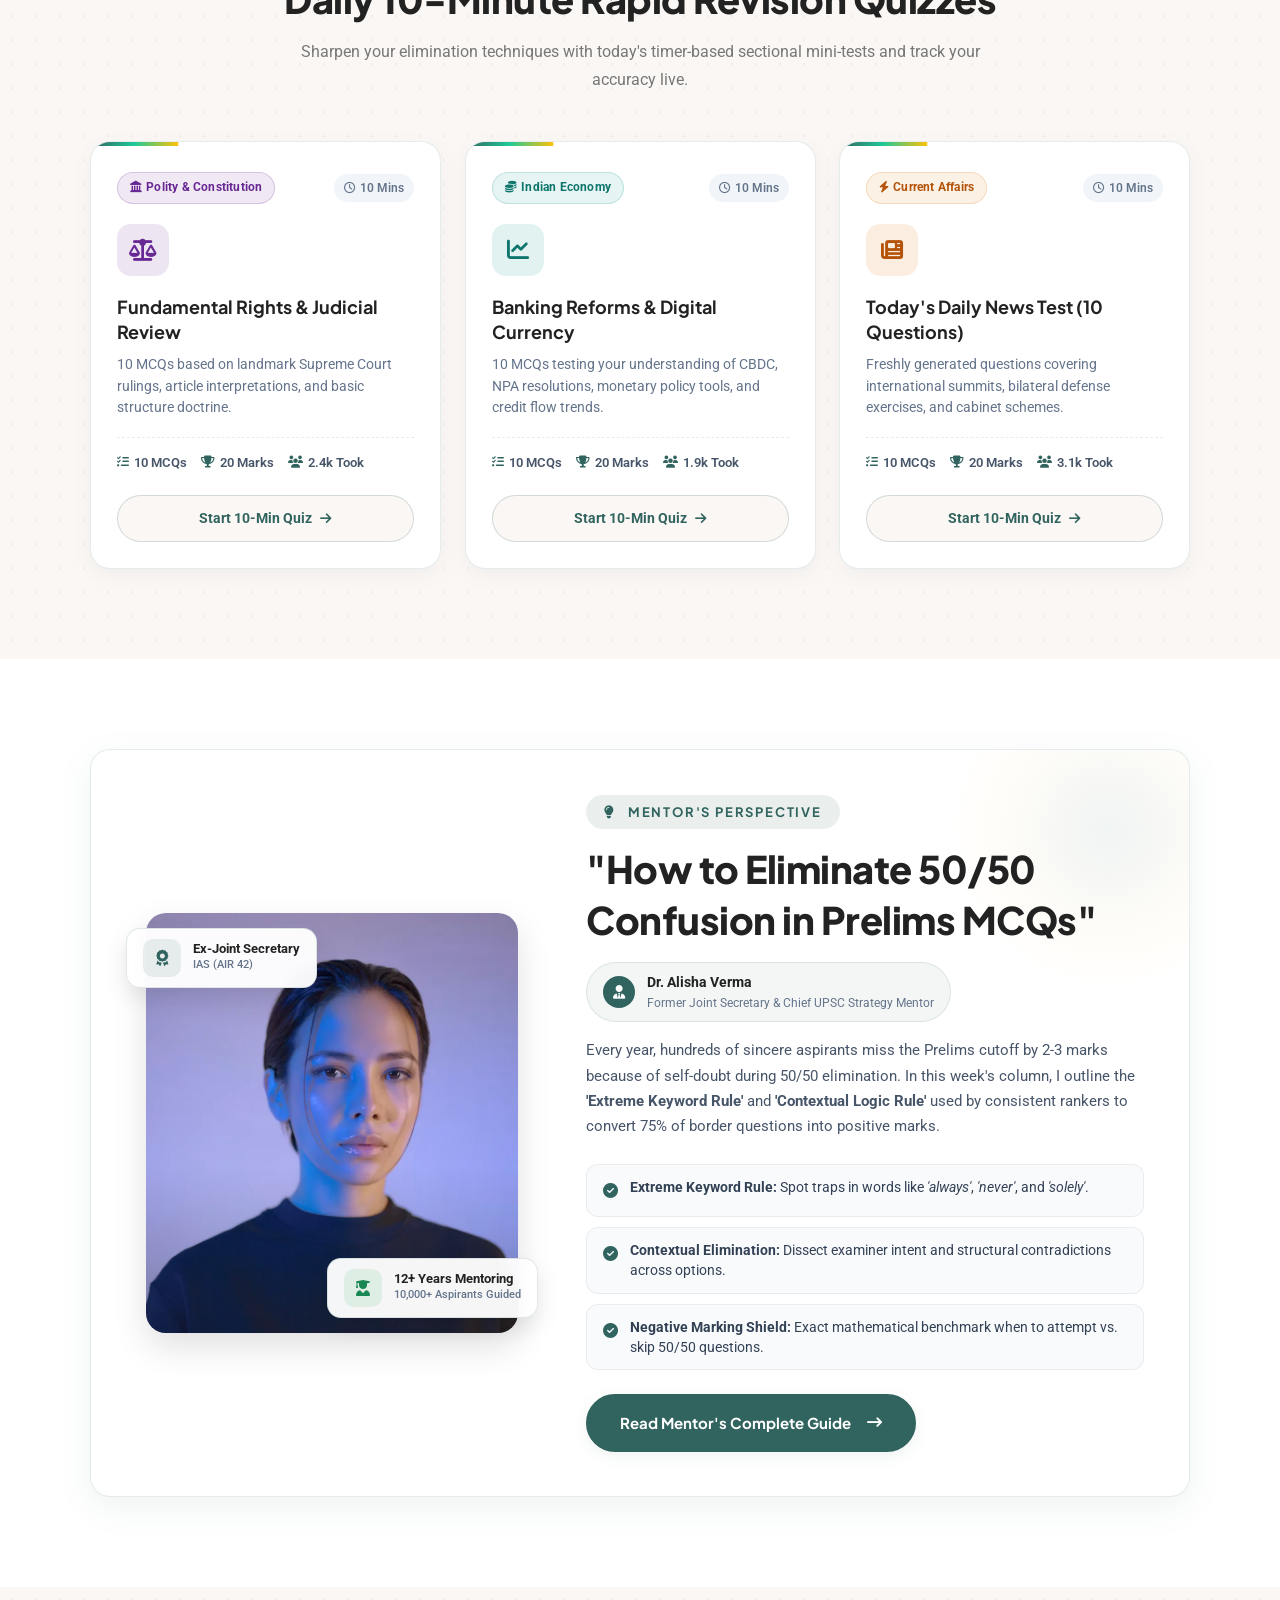
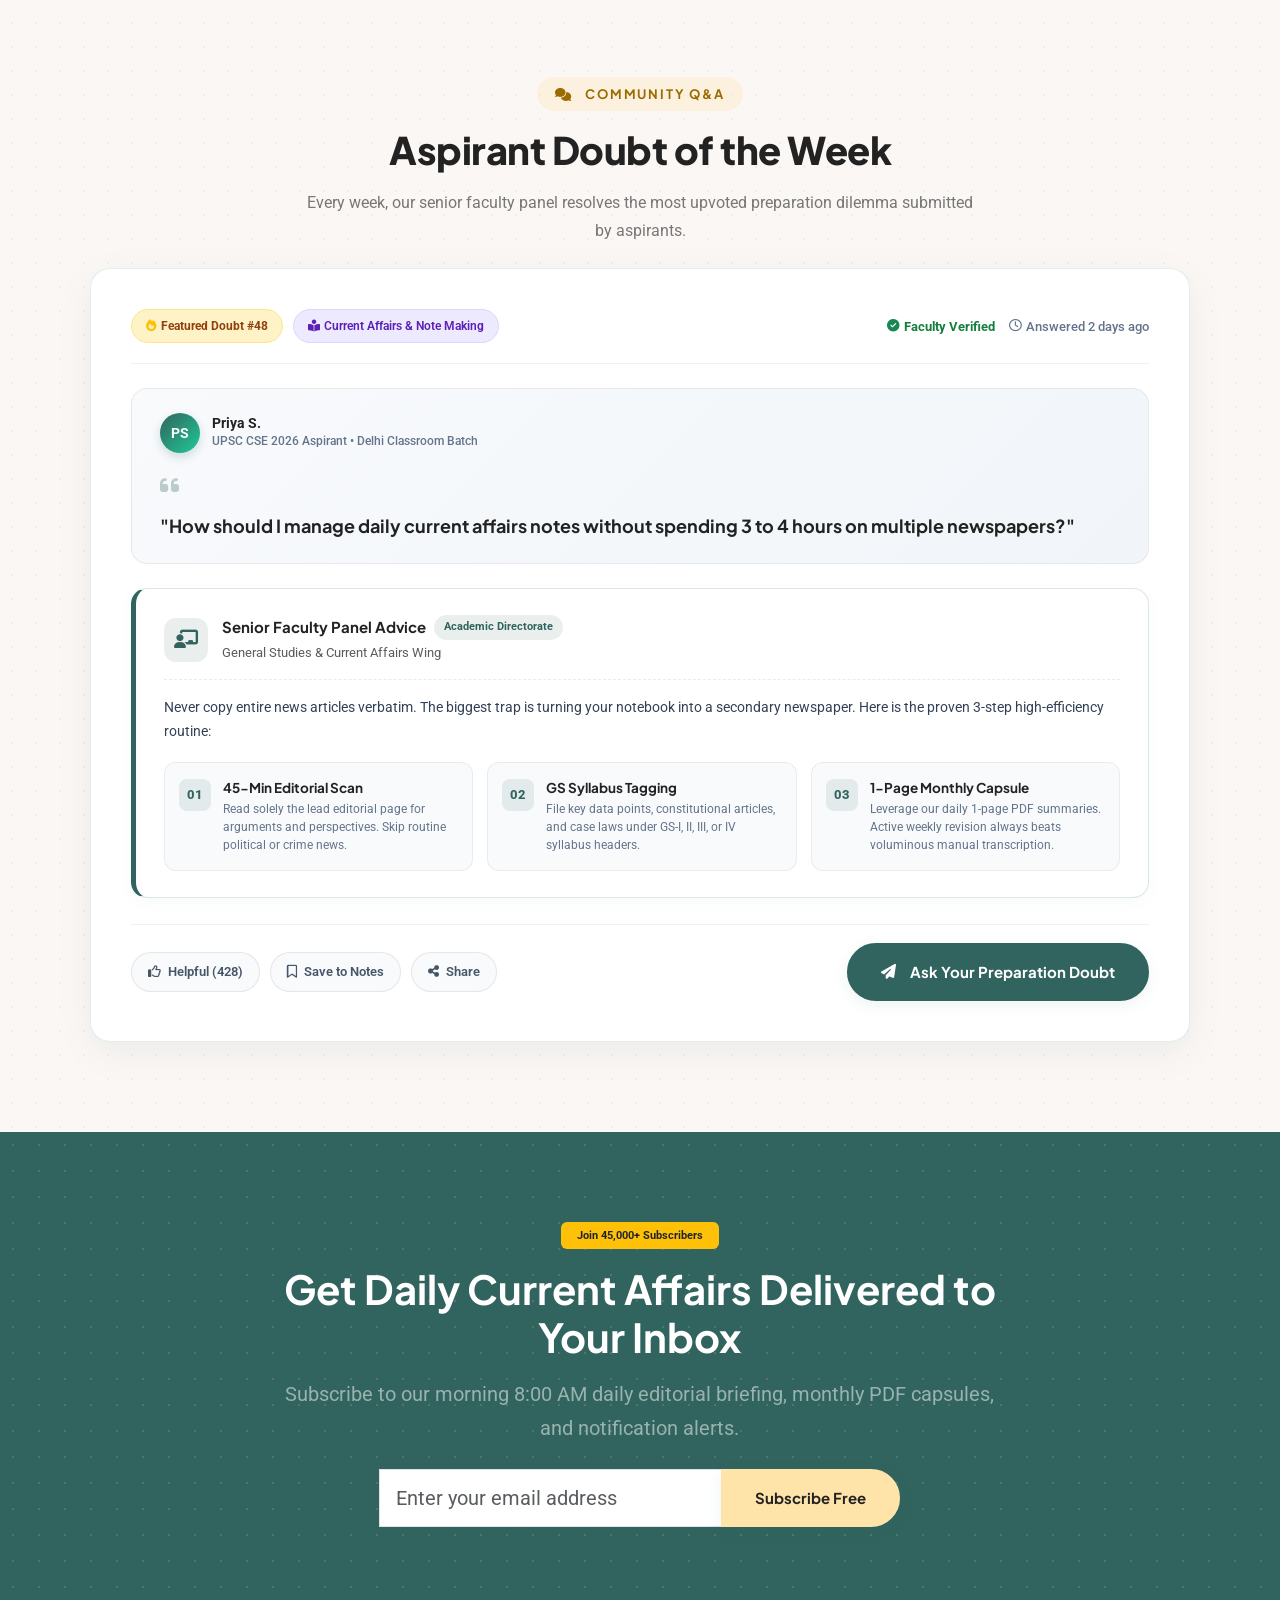
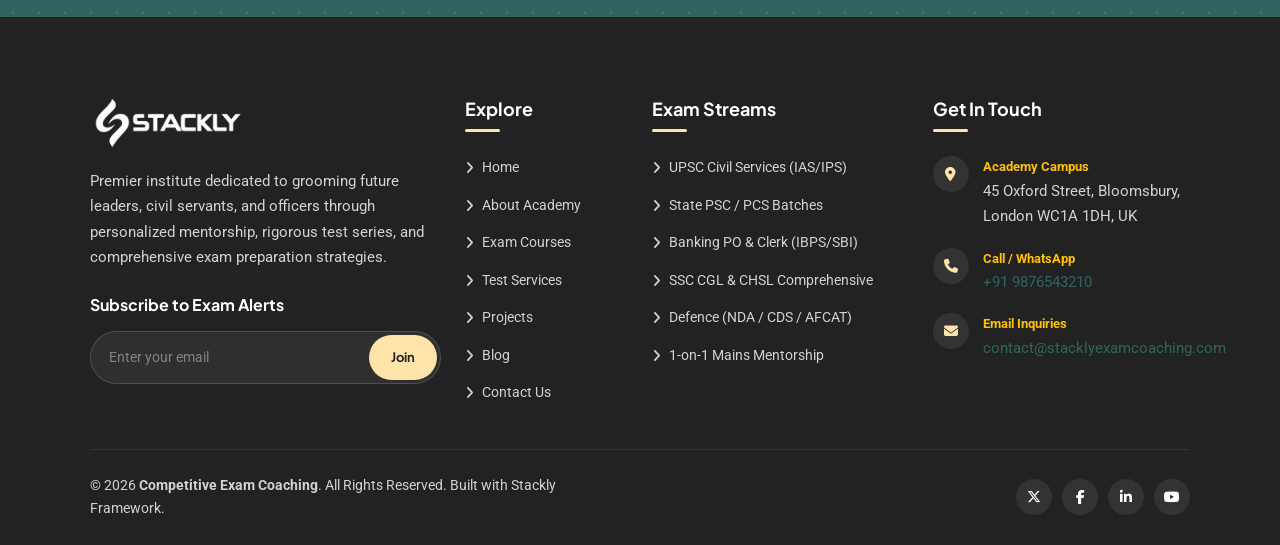
<file: pages/blog.html>
<!doctype html>
<html lang="en">
  <head>
    <meta charset="UTF-8" />
    <meta name="viewport" content="width=device-width, initial-scale=1.0" />
    <title>
      Daily Current Affairs & Exam Insights - Competitive Exam Coaching
    </title>
    <link
      rel="shortcut icon"
      href="../assets/images/logoStackly.webp"
      type="image/webp"
    />

    <!-- Bootstrap 5 CSS -->
    <link
      href="https://cdn.jsdelivr.net/npm/bootstrap@5.3.2/dist/css/bootstrap.min.css"
      rel="stylesheet"
    />
    <!-- Font Awesome 6 CDN -->
    <link
      rel="stylesheet"
      href="https://cdnjs.cloudflare.com/ajax/libs/font-awesome/6.6.0/css/all.min.css"
    />
    <!-- Main Custom CSS -->
    <link rel="stylesheet" href="../assets/css/styles.css" />
    <!-- Page Specific CSS -->
    <link rel="stylesheet" href="../assets/css/blog.css" />
  </head>
  <body>
    <!-- HEADER & NAVIGATION (Dynamic Common Component) -->
    <div id="header-placeholder"></div>

    <!-- SECTION 1: Standard Sub-Page Banner & Breadcrumbs -->
    <section class="page-banner-section blog-banner text-center">
      <div class="container banner-content" data-reveal="fade-up">
        <span class="banner-badge"
          ><i class="fa-solid fa-newspaper me-2"></i> Knowledge Hub</span
        >
        <h1 class="banner-title">Daily Current Affairs & Insights</h1>
        <p class="banner-desc">
          Stay ahead with simplified daily newspaper editorials, high-yield
          Prelims MCQs, monthly consolidated magazines, and Mains answer writing
          frameworks.
        </p>

        <div class="breadcrumb-nav">
          <a href="../index.html"><i class="fa-solid fa-house"></i> Home</a>
          <span class="separator">/</span>
          <span class="current">Current Affairs</span>
        </div>
      </div>
    </section>

    <!-- SECTION 2: Featured Strategic Article / Editor's Pick -->
    <section class="section-padding bg-pattern-light">
      <div class="container">
        <div class="sec-title" data-reveal="fade-up">
          <span class="sub-title">Editor's Choice</span>
          <h2>Lead Strategic Analysis</h2>
        </div>

        <div class="featured-blog-card" data-reveal="fade-up">
          <div class="row g-0">
            <div class="col-lg-6">
              <div class="featured-blog-img">
                <img
                  src="../assets/images/blog/blog-featured-img.webp"
                  alt="Geopolitics and Economy"
                />
                <span class="blog-category-badge">International Relations</span>
              </div>
            </div>
            <div class="col-lg-6">
              <div class="featured-blog-content">
                <div class="blog-meta mb-2">
                  <span
                    ><i class="fa-regular fa-calendar"></i> Today's Special
                    Issue</span
                  >
                  <span
                    ><i class="fa-regular fa-user"></i> By Foreign Affairs
                    Mentor</span
                  >
                </div>
                <h3 class="fw-bold mb-3">
                  <a href="#"
                    >Global South in 2026: Multilateral Diplomacy & Energy
                    Security for GS-II</a
                  >
                </h3>
                <p class="text-muted mb-4">
                  A complete 360-degree analytical breakdown of the recent
                  multilateral treaties, maritime trade corridors, and how to
                  structure 15-marker answers on India's strategic autonomy in
                  the upcoming civil services Mains exam.
                </p>
                <div>
                  <a href="#" class="theme-btn btn-primary-theme"
                    >Read In-Depth Notes <i class="fa-solid fa-arrow-right"></i
                  ></a>
                </div>
              </div>
            </div>
          </div>
        </div>
      </div>
    </section>

    <!-- SECTION 3: Category Pills Filter Bar -->
    <section class="section-padding bg-pattern-light pt-0 pb-3">
      <div class="container">
        <div class="blog-category-pills" data-reveal="fade-up">
          <button class="category-pill filter-btn active" data-filter="all">
            All Insights
          </button>
          <button class="category-pill filter-btn" data-filter="prelims">
            Prelims MCQs
          </button>
          <button class="category-pill filter-btn" data-filter="mains">
            Mains Strategy
          </button>
          <button class="category-pill filter-btn" data-filter="current">
            Daily Editorials
          </button>
          <button class="category-pill filter-btn" data-filter="banking">
            Banking & SSC
          </button>
        </div>
      </div>
    </section>

    <!-- SECTION 4: Comprehensive Articles Grid -->
    <section class="section-padding bg-pattern-light pt-4">
      <div class="container">
        <div class="row g-4">
          <!-- Article 1 -->
          <div
            class="col-lg-4 col-md-6 filterable-item current"
            data-reveal="fade-up"
            data-reveal-delay="100"
          >
            <div class="blog-card">
              <div class="blog-thumb">
                <img
                  src="../assets/images/blog/blog-card-img-1.webp"
                  alt="RBI Monetary Policy"
                />
                <span class="blog-category-badge">Economy & Banking</span>
              </div>
              <div class="blog-body">
                <div class="blog-meta">
                  <span
                    ><i class="fa-regular fa-calendar"></i> May 14, 2026</span
                  >
                  <span><i class="fa-regular fa-clock"></i> 6 Min Read</span>
                </div>
                <h4 class="blog-title">
                  <a href="#"
                    >RBI Monetary Policy Review: Inflation Targeting & Liquidity
                    Stance</a
                  >
                </h4>
                <p class="blog-excerpt">
                  Critical takeaways for GS Paper III and Banking PO interviews
                  on repo rate transmission and credit flows.
                </p>
                <a href="#" class="blog-readmore"
                  >Read Full Note <i class="fa-solid fa-arrow-right"></i
                ></a>
              </div>
            </div>
          </div>

          <!-- Article 2 -->
          <div
            class="col-lg-4 col-md-6 filterable-item mains"
            data-reveal="fade-up"
            data-reveal-delay="200"
          >
            <div class="blog-card">
              <div class="blog-thumb">
                <img
                  src="../assets/images/blog/blog-card-img-2.webp"
                  alt="Judicial Reforms"
                />
                <span class="blog-category-badge">Polity & Governance</span>
              </div>
              <div class="blog-body">
                <div class="blog-meta">
                  <span
                    ><i class="fa-regular fa-calendar"></i> May 12, 2026</span
                  >
                  <span><i class="fa-regular fa-clock"></i> 8 Min Read</span>
                </div>
                <h4 class="blog-title">
                  <a href="#"
                    >Judicial Pendency in India: Fast-Track Tribunals & Tech
                    Interventions</a
                  >
                </h4>
                <p class="blog-excerpt">
                  Complete data points, Law Commission recommendations, and
                  model conclusion paragraphs for Mains GS-II.
                </p>
                <a href="#" class="blog-readmore"
                  >Read Full Note <i class="fa-solid fa-arrow-right"></i
                ></a>
              </div>
            </div>
          </div>

          <!-- Article 3 -->
          <div
            class="col-lg-4 col-md-6 filterable-item prelims"
            data-reveal="fade-up"
            data-reveal-delay="300"
          >
            <div class="blog-card">
              <div class="blog-thumb">
                <img
                  src="../assets/images/blog/blog-card-img-3.webp"
                  alt="Environment & Ecology"
                />
                <span class="blog-category-badge">Environment & Ecology</span>
              </div>
              <div class="blog-body">
                <div class="blog-meta">
                  <span
                    ><i class="fa-regular fa-calendar"></i> May 09, 2026</span
                  >
                  <span><i class="fa-regular fa-clock"></i> 5 Min Read</span>
                </div>
                <h4 class="blog-title">
                  <a href="#"
                    >COP-31 Resolutions: Carbon Border Tax & Renewable Energy
                    Pledges</a
                  >
                </h4>
                <p class="blog-excerpt">
                  Key treaties, IUCN conservation statuses, and potential tricky
                  elimination traps in upcoming Prelims.
                </p>
                <a href="#" class="blog-readmore"
                  >Read Full Note <i class="fa-solid fa-arrow-right"></i
                ></a>
              </div>
            </div>
          </div>

          <!-- Article 4 -->
          <div
            class="col-lg-4 col-md-6 filterable-item banking"
            data-reveal="fade-up"
            data-reveal-delay="100"
          >
            <div class="blog-card">
              <div class="blog-thumb">
                <img
                  src="../assets/images/blog/blog-card-img-4.webp"
                  alt="Banking Quant Hacks"
                />
                <span class="blog-category-badge">Banking & SSC</span>
              </div>
              <div class="blog-body">
                <div class="blog-meta">
                  <span
                    ><i class="fa-regular fa-calendar"></i> May 05, 2026</span
                  >
                  <span><i class="fa-regular fa-clock"></i> 7 Min Read</span>
                </div>
                <h4 class="blog-title">
                  <a href="#"
                    >How to Solve SBI PO High-Level Seating Puzzles in Under 4
                    Minutes</a
                  >
                </h4>
                <p class="blog-excerpt">
                  Step-by-step matrix diagram strategy to eliminate dummy
                  conditions without messy trial-and-error.
                </p>
                <a href="#" class="blog-readmore"
                  >Read Full Note <i class="fa-solid fa-arrow-right"></i
                ></a>
              </div>
            </div>
          </div>

          <!-- Article 5 -->
          <div
            class="col-lg-4 col-md-6 filterable-item mains"
            data-reveal="fade-up"
            data-reveal-delay="200"
          >
            <div class="blog-card">
              <div class="blog-thumb">
                <img
                  src="../assets/images/blog/blog-card-img-5.webp"
                  alt="Ethics Case Studies"
                />
                <span class="blog-category-badge">Ethics GS-IV</span>
              </div>
              <div class="blog-body">
                <div class="blog-meta">
                  <span
                    ><i class="fa-regular fa-calendar"></i> May 02, 2026</span
                  >
                  <span><i class="fa-regular fa-clock"></i> 9 Min Read</span>
                </div>
                <h4 class="blog-title">
                  <a href="#"
                    >Whistleblowing vs. Official Secrets Act: A Civil Servant's
                    Ethical Dilemma</a
                  >
                </h4>
                <p class="blog-excerpt">
                  Philosophical foundations (Kant vs. Utilitarianism) applied to
                  administrative decision-making.
                </p>
                <a href="#" class="blog-readmore"
                  >Read Full Note <i class="fa-solid fa-arrow-right"></i
                ></a>
              </div>
            </div>
          </div>

          <!-- Article 6 -->
          <div
            class="col-lg-4 col-md-6 filterable-item prelims"
            data-reveal="fade-up"
            data-reveal-delay="300"
          >
            <div class="blog-card">
              <div class="blog-thumb">
                <img
                  src="../assets/images/blog/blog-card-img-6.webp"
                  alt="Science & Tech MCQs"
                />
                <span class="blog-category-badge">Science & Tech</span>
              </div>
              <div class="blog-body">
                <div class="blog-meta">
                  <span
                    ><i class="fa-regular fa-calendar"></i> Apr 28, 2026</span
                  >
                  <span><i class="fa-regular fa-clock"></i> 4 Min Read</span>
                </div>
                <h4 class="blog-title">
                  <a href="#"
                    >Quantum Key Distribution & Generative AI: Prelims
                    High-Yield Facts</a
                  >
                </h4>
                <p class="blog-excerpt">
                  Consolidated 15-point fact sheet on quantum computing
                  developments, semiconductors, and deep space missions.
                </p>
                <a href="#" class="blog-readmore"
                  >Read Full Note <i class="fa-solid fa-arrow-right"></i
                ></a>
              </div>
            </div>
          </div>
        </div>
      </div>
    </section>

    <!-- SECTION 5: Free Monthly Magazines & PDF Downloads -->
    <section class="section-padding">
      <div class="container">
        <div class="sec-title centered" data-reveal="fade-up">
          <span class="sub-title color-two">Free PDF Library</span>
          <h2>Consolidated Monthly Magazines (Free Download)</h2>
          <p>
            Download our color-coded, subject-wise monthly current affairs
            compilations with index tagging.
          </p>
        </div>

        <div class="row g-4">
          <div
            class="col-lg-4 col-md-6"
            data-reveal="fade-up"
            data-reveal-delay="100"
          >
            <div class="pdf-download-card">
              <div class="pdf-info">
                <h5>April 2026 Current Digest</h5>
                <span>PDF Size: 14.2 MB | 68 Pages</span>
              </div>
              <a href="#" class="btn btn-sm btn-outline-dark rounded-pill px-3"
                ><i class="fa-solid fa-download"></i> Get PDF</a
              >
            </div>
          </div>

          <div
            class="col-lg-4 col-md-6"
            data-reveal="fade-up"
            data-reveal-delay="200"
          >
            <div class="pdf-download-card">
              <div class="pdf-info">
                <h5>Union Budget 2026 Crux</h5>
                <span>PDF Size: 8.5 MB | 36 Pages</span>
              </div>
              <a href="#" class="btn btn-sm btn-outline-dark rounded-pill px-3"
                ><i class="fa-solid fa-download"></i> Get PDF</a
              >
            </div>
          </div>

          <div
            class="col-lg-4 col-md-6"
            data-reveal="fade-up"
            data-reveal-delay="300"
          >
            <div class="pdf-download-card">
              <div class="pdf-info">
                <h5>Economic Survey Insights</h5>
                <span>PDF Size: 11.0 MB | 52 Pages</span>
              </div>
              <a href="#" class="btn btn-sm btn-outline-dark rounded-pill px-3"
                ><i class="fa-solid fa-download"></i> Get PDF</a
              >
            </div>
          </div>
        </div>
      </div>
    </section>

    <!-- SECTION 6: Daily Practice Quizzes & MCQs -->
    <section class="section-padding bg-pattern-light daily-quiz-section">
      <div class="container">
        <div class="sec-title centered" data-reveal="fade-up">
          <span class="sub-title color-four"
            ><i class="fa-solid fa-bolt me-1"></i> Live Practice Hub</span
          >
          <h2>Daily 10-Minute Rapid Revision Quizzes</h2>
          <p>
            Sharpen your elimination techniques with today's timer-based
            sectional mini-tests and track your accuracy live.
          </p>
        </div>

        <div class="row g-4">
          <!-- Quiz Card 1 -->
          <div
            class="col-lg-4 col-md-6"
            data-reveal="fade-up"
            data-reveal-delay="100"
          >
            <div class="daily-quiz-card">
              <div class="quiz-card-top">
                <div class="quiz-badge-wrap">
                  <span class="quiz-badge polity-badge">
                    <i class="fa-solid fa-landmark me-1"></i> Polity &
                    Constitution
                  </span>
                </div>
                <span class="quiz-timer-tag">
                  <i class="fa-regular fa-clock me-1"></i> 10 Mins
                </span>
              </div>

              <div class="quiz-card-body">
                <div class="quiz-icon-box polity-icon">
                  <i class="fa-solid fa-scale-balanced"></i>
                </div>
                <h4 class="quiz-card-title">
                  <a href="#">Fundamental Rights & Judicial Review</a>
                </h4>
                <p class="quiz-card-desc">
                  10 MCQs based on landmark Supreme Court rulings, article
                  interpretations, and basic structure doctrine.
                </p>

                <div class="quiz-meta-row">
                  <span class="quiz-meta-item">
                    <i class="fa-solid fa-list-check"></i> 10 MCQs
                  </span>
                  <span class="quiz-meta-item">
                    <i class="fa-solid fa-trophy"></i> 20 Marks
                  </span>
                  <span class="quiz-meta-item">
                    <i class="fa-solid fa-users"></i> 2.4k Took
                  </span>
                </div>
              </div>

              <div class="quiz-card-footer">
                <a href="#" class="quiz-action-btn">
                  <span>Start 10-Min Quiz</span>
                  <i class="fa-solid fa-arrow-right"></i>
                </a>
              </div>
            </div>
          </div>

          <!-- Quiz Card 2 -->
          <div
            class="col-lg-4 col-md-6"
            data-reveal="fade-up"
            data-reveal-delay="200"
          >
            <div class="daily-quiz-card">
              <div class="quiz-card-top">
                <div class="quiz-badge-wrap">
                  <span class="quiz-badge economy-badge">
                    <i class="fa-solid fa-coins me-1"></i> Indian Economy
                  </span>
                </div>
                <span class="quiz-timer-tag">
                  <i class="fa-regular fa-clock me-1"></i> 10 Mins
                </span>
              </div>

              <div class="quiz-card-body">
                <div class="quiz-icon-box economy-icon">
                  <i class="fa-solid fa-chart-line"></i>
                </div>
                <h4 class="quiz-card-title">
                  <a href="#">Banking Reforms & Digital Currency</a>
                </h4>
                <p class="quiz-card-desc">
                  10 MCQs testing your understanding of CBDC, NPA resolutions,
                  monetary policy tools, and credit flow trends.
                </p>

                <div class="quiz-meta-row">
                  <span class="quiz-meta-item">
                    <i class="fa-solid fa-list-check"></i> 10 MCQs
                  </span>
                  <span class="quiz-meta-item">
                    <i class="fa-solid fa-trophy"></i> 20 Marks
                  </span>
                  <span class="quiz-meta-item">
                    <i class="fa-solid fa-users"></i> 1.9k Took
                  </span>
                </div>
              </div>

              <div class="quiz-card-footer">
                <a href="#" class="quiz-action-btn">
                  <span>Start 10-Min Quiz</span>
                  <i class="fa-solid fa-arrow-right"></i>
                </a>
              </div>
            </div>
          </div>

          <!-- Quiz Card 3 -->
          <div
            class="col-lg-4 col-md-6"
            data-reveal="fade-up"
            data-reveal-delay="300"
          >
            <div class="daily-quiz-card">
              <div class="quiz-card-top">
                <div class="quiz-badge-wrap">
                  <span class="quiz-badge ca-badge">
                    <i class="fa-solid fa-bolt me-1"></i> Current Affairs
                  </span>
                </div>
                <span class="quiz-timer-tag">
                  <i class="fa-regular fa-clock me-1"></i> 10 Mins
                </span>
              </div>

              <div class="quiz-card-body">
                <div class="quiz-icon-box ca-icon">
                  <i class="fa-solid fa-newspaper"></i>
                </div>
                <h4 class="quiz-card-title">
                  <a href="#">Today's Daily News Test (10 Questions)</a>
                </h4>
                <p class="quiz-card-desc">
                  Freshly generated questions covering international summits,
                  bilateral defense exercises, and cabinet schemes.
                </p>

                <div class="quiz-meta-row">
                  <span class="quiz-meta-item">
                    <i class="fa-solid fa-list-check"></i> 10 MCQs
                  </span>
                  <span class="quiz-meta-item">
                    <i class="fa-solid fa-trophy"></i> 20 Marks
                  </span>
                  <span class="quiz-meta-item">
                    <i class="fa-solid fa-users"></i> 3.1k Took
                  </span>
                </div>
              </div>

              <div class="quiz-card-footer">
                <a href="#" class="quiz-action-btn">
                  <span>Start 10-Min Quiz</span>
                  <i class="fa-solid fa-arrow-right"></i>
                </a>
              </div>
            </div>
          </div>
        </div>
      </div>
    </section>

    <!-- SECTION 7: Mentor Strategy Column -->
    <section class="section-padding mentor-strategy-section">
      <div class="container">
        <div class="mentor-strategy-card">
          <div class="mentor-card-bg-shape"></div>
          <div class="row align-items-center g-5 position-relative">
            <div class="col-lg-5" data-reveal="fade-right">
              <div class="mentor-img-container">
                <div class="mentor-img-frame">
                  <img
                    src="../assets/images/blog/blog-mentor-img.webp"
                    alt="Dr. Alisha Verma, IAS Mentor"
                    class="mentor-photo"
                  />
                  <div class="mentor-img-overlay-glow"></div>
                </div>

                <!-- Floating Achievement Badges -->
                <div class="mentor-floating-badge badge-top">
                  <div class="badge-icon-box">
                    <i class="fa-solid fa-award"></i>
                  </div>
                  <div class="badge-text-box">
                    <span class="badge-title">Ex-Joint Secretary</span>
                    <span class="badge-sub">IAS (AIR 42)</span>
                  </div>
                </div>

                <div class="mentor-floating-badge badge-bottom">
                  <div class="badge-icon-box bg-success-soft">
                    <i class="fa-solid fa-user-graduate text-success"></i>
                  </div>
                  <div class="badge-text-box">
                    <span class="badge-title">12+ Years Mentoring</span>
                    <span class="badge-sub">10,000+ Aspirants Guided</span>
                  </div>
                </div>
              </div>
            </div>

            <div
              class="col-lg-7"
              data-reveal="fade-left"
              data-reveal-delay="200"
            >
              <div class="mentor-content-wrap">
                <div class="sec-title mb-3">
                  <span class="sub-title"
                    ><i class="fa-solid fa-lightbulb me-1"></i> Mentor's
                    Perspective</span
                  >
                  <h2 class="mentor-heading">
                    "How to Eliminate 50/50 Confusion in Prelims MCQs"
                  </h2>
                </div>

                <div class="mentor-author-pill mb-3">
                  <div class="author-avatar-icon">
                    <i class="fa-solid fa-user-tie"></i>
                  </div>
                  <div>
                    <span class="author-name">Dr. Alisha Verma</span>
                    <span class="author-desc"
                      >Former Joint Secretary & Chief UPSC Strategy Mentor</span
                    >
                  </div>
                </div>

                <p class="mentor-main-text mb-4">
                  Every year, hundreds of sincere aspirants miss the Prelims
                  cutoff by 2-3 marks because of self-doubt during 50/50
                  elimination. In this week's column, I outline the
                  <strong>'Extreme Keyword Rule'</strong> and
                  <strong>'Contextual Logic Rule'</strong> used by consistent
                  rankers to convert 75% of border questions into positive
                  marks.
                </p>

                <!-- Interactive Strategy Key Takeaway Items -->
                <div class="mentor-strategy-chips mb-4">
                  <div class="strategy-chip">
                    <div class="chip-icon">
                      <i class="fa-solid fa-circle-check"></i>
                    </div>
                    <div class="chip-text">
                      <strong>Extreme Keyword Rule:</strong> Spot traps in words
                      like <em>'always'</em>, <em>'never'</em>, and
                      <em>'solely'</em>.
                    </div>
                  </div>
                  <div class="strategy-chip">
                    <div class="chip-icon">
                      <i class="fa-solid fa-circle-check"></i>
                    </div>
                    <div class="chip-text">
                      <strong>Contextual Elimination:</strong> Dissect examiner
                      intent and structural contradictions across options.
                    </div>
                  </div>
                  <div class="strategy-chip">
                    <div class="chip-icon">
                      <i class="fa-solid fa-circle-check"></i>
                    </div>
                    <div class="chip-text">
                      <strong>Negative Marking Shield:</strong> Exact
                      mathematical benchmark when to attempt vs. skip 50/50
                      questions.
                    </div>
                  </div>
                </div>

                <div class="mentor-btn-wrap">
                  <a
                    href="#"
                    class="theme-btn btn-primary-theme mentor-read-btn"
                  >
                    <span>Read Mentor's Complete Guide</span>
                    <i class="fa-solid fa-arrow-right-long ms-2"></i>
                  </a>
                </div>
              </div>
            </div>
          </div>
        </div>
      </div>
    </section>

    <!-- SECTION 8: Aspirant Doubt of the Week -->
    <section class="section-padding bg-pattern-light aspirant-doubt-section">
      <div class="container">
        <div class="sec-title centered mb-4" data-reveal="fade-up">
          <span class="sub-title color-two"
            ><i class="fa-solid fa-comments me-1"></i> Community Q&A</span
          >
          <h2>Aspirant Doubt of the Week</h2>
          <p>
            Every week, our senior faculty panel resolves the most upvoted
            preparation dilemma submitted by aspirants.
          </p>
        </div>

        <div
          class="aspirant-doubt-card"
          data-reveal="fade-up"
          data-reveal-delay="100"
        >
          <!-- Top Status Bar -->
          <div class="doubt-header">
            <div class="doubt-badge-group">
              <span class="doubt-featured-badge">
                <i class="fa-solid fa-fire text-warning me-1"></i> Featured
                Doubt #48
              </span>
              <span class="doubt-topic-tag">
                <i class="fa-solid fa-book-open-reader me-1"></i> Current
                Affairs & Note Making
              </span>
            </div>
            <div class="doubt-meta-stats">
              <span class="verified-tag">
                <i class="fa-solid fa-circle-check text-success me-1"></i>
                Faculty Verified
              </span>
              <span class="doubt-time">
                <i class="fa-regular fa-clock me-1"></i> Answered 2 days ago
              </span>
            </div>
          </div>

          <!-- Question Box -->
          <div class="doubt-question-box">
            <div class="doubt-user-info">
              <div class="doubt-avatar">PS</div>
              <div class="doubt-user-details">
                <span class="user-name">Priya S.</span>
                <span class="user-tag"
                  >UPSC CSE 2026 Aspirant • Delhi Classroom Batch</span
                >
              </div>
            </div>
            <div class="doubt-question-content">
              <div class="quote-icon">
                <i class="fa-solid fa-quote-left"></i>
              </div>
              <h4 class="doubt-question-text">
                "How should I manage daily current affairs notes without
                spending 3 to 4 hours on multiple newspapers?"
              </h4>
            </div>
          </div>

          <!-- Faculty Solution Box -->
          <div class="doubt-answer-box">
            <div class="faculty-info-header">
              <div class="faculty-avatar">
                <i class="fa-solid fa-chalkboard-user"></i>
              </div>
              <div class="faculty-details">
                <div class="d-flex align-items-center gap-2 flex-wrap">
                  <h6 class="faculty-name mb-0">Senior Faculty Panel Advice</h6>
                  <span class="faculty-title-tag">Academic Directorate</span>
                </div>
                <small class="text-muted"
                  >General Studies & Current Affairs Wing</small
                >
              </div>
            </div>

            <div class="doubt-answer-body">
              <p class="answer-intro">
                Never copy entire news articles verbatim. The biggest trap is
                turning your notebook into a secondary newspaper. Here is the
                proven 3-step high-efficiency routine:
              </p>

              <div class="answer-takeaway-grid">
                <div class="takeaway-card">
                  <div class="takeaway-num">01</div>
                  <div class="takeaway-content">
                    <h6>45-Min Editorial Scan</h6>
                    <p>
                      Read solely the lead editorial page for arguments and
                      perspectives. Skip routine political or crime news.
                    </p>
                  </div>
                </div>

                <div class="takeaway-card">
                  <div class="takeaway-num">02</div>
                  <div class="takeaway-content">
                    <h6>GS Syllabus Tagging</h6>
                    <p>
                      File key data points, constitutional articles, and case
                      laws under GS-I, II, III, or IV syllabus headers.
                    </p>
                  </div>
                </div>

                <div class="takeaway-card">
                  <div class="takeaway-num">03</div>
                  <div class="takeaway-content">
                    <h6>1-Page Monthly Capsule</h6>
                    <p>
                      Leverage our daily 1-page PDF summaries. Active weekly
                      revision always beats voluminous manual transcription.
                    </p>
                  </div>
                </div>
              </div>
            </div>
          </div>

          <!-- Footer Actions -->
          <div class="doubt-footer">
            <div class="doubt-reactions">
              <button
                class="reaction-btn"
                type="button"
                aria-label="Mark as helpful"
              >
                <i class="fa-regular fa-thumbs-up"></i>
                <span>Helpful (428)</span>
              </button>
              <button class="reaction-btn" type="button" aria-label="Save note">
                <i class="fa-regular fa-bookmark"></i>
                <span>Save to Notes</span>
              </button>
              <button
                class="reaction-btn"
                type="button"
                aria-label="Share question"
              >
                <i class="fa-solid fa-share-nodes"></i>
                <span>Share</span>
              </button>
            </div>

            <div class="doubt-cta-group">
              <a href="#" class="theme-btn btn-primary-theme doubt-ask-btn">
                <i class="fa-solid fa-paper-plane me-1"></i> Ask Your
                Preparation Doubt
              </a>
            </div>
          </div>
        </div>
      </div>
    </section>

    <!-- SECTION 9: Exam Digest Newsletter Subscription -->
    <section class="section-padding bg-pattern-dark text-white text-center">
      <div class="container">
        <div class="row justify-content-center">
          <div class="col-lg-8" data-reveal="zoom-in">
            <span class="badge bg-warning text-dark px-3 py-2 fw-bold mb-3"
              >Join 45,000+ Subscribers</span
            >
            <h2 class="text-white display-6 fw-bold mb-3">
              Get Daily Current Affairs Delivered to Your Inbox
            </h2>
            <p class="text-white-50 fs-5 mb-4">
              Subscribe to our morning 8:00 AM daily editorial briefing, monthly
              PDF capsules, and notification alerts.
            </p>

            <form
              class="ajax-contact-form blog-newsletter-form mx-auto"
              id="blogNewsletterForm"
              style="max-width: 520px"
            >
              <div class="input-group">
                <label for="blogNewsletterEmail" class="visually-hidden">
                  Enter your email address
                </label>
                <input
                  type="email"
                  id="blogNewsletterEmail"
                  name="blogNewsletterEmail"
                  class="form-control form-control-lg"
                  placeholder="Enter your email address"
                  autocomplete="email"
                  required
                />
                <button class="theme-btn btn-secondary-theme" type="submit">
                  Subscribe Free
                </button>
              </div>
            </form>
          </div>
        </div>
      </div>
    </section>

    <!-- FOOTER & SCROLL TO TOP (Dynamic Common Component) -->
    <div id="footer-placeholder"></div>

    <!-- Scripts -->
    <script src="https://cdn.jsdelivr.net/npm/bootstrap@5.3.2/dist/js/bootstrap.bundle.min.js"></script>
    <script src="../assets/js/script.js"></script>
  </body>
</html>
</file>
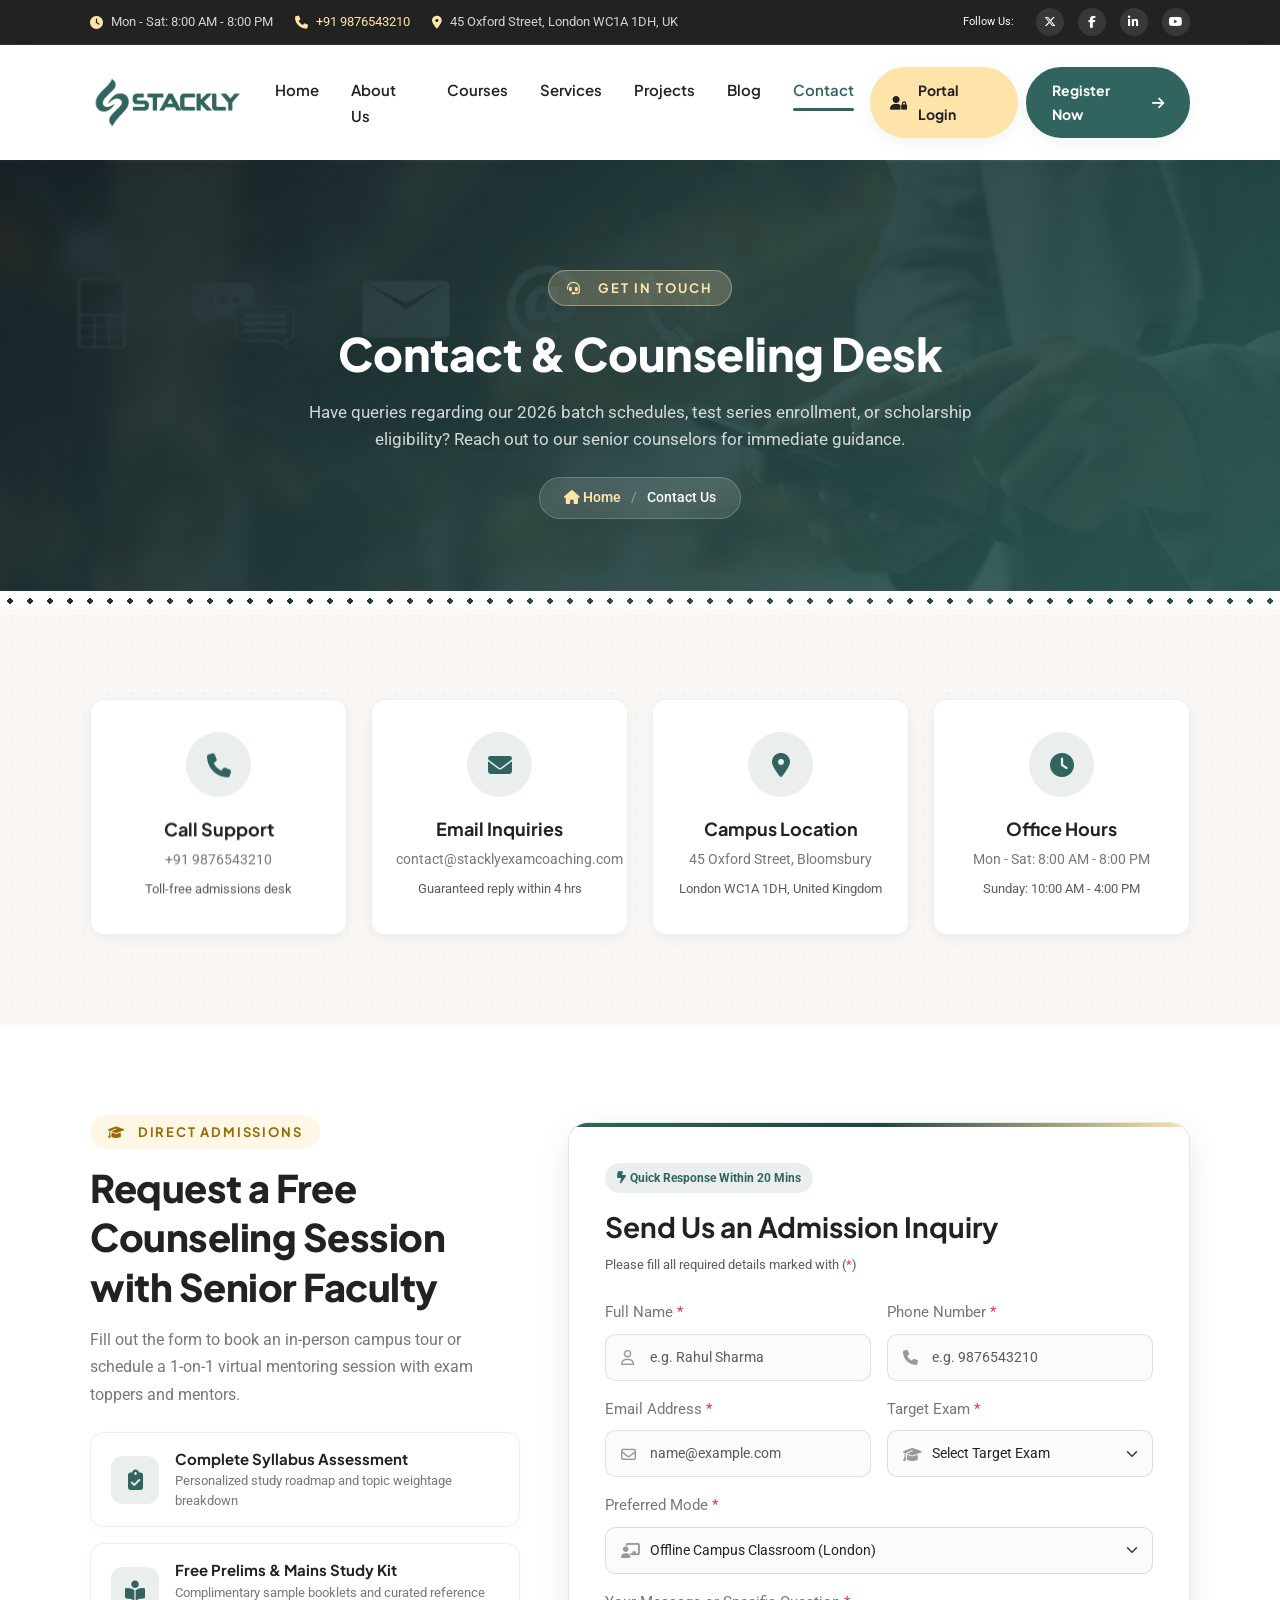
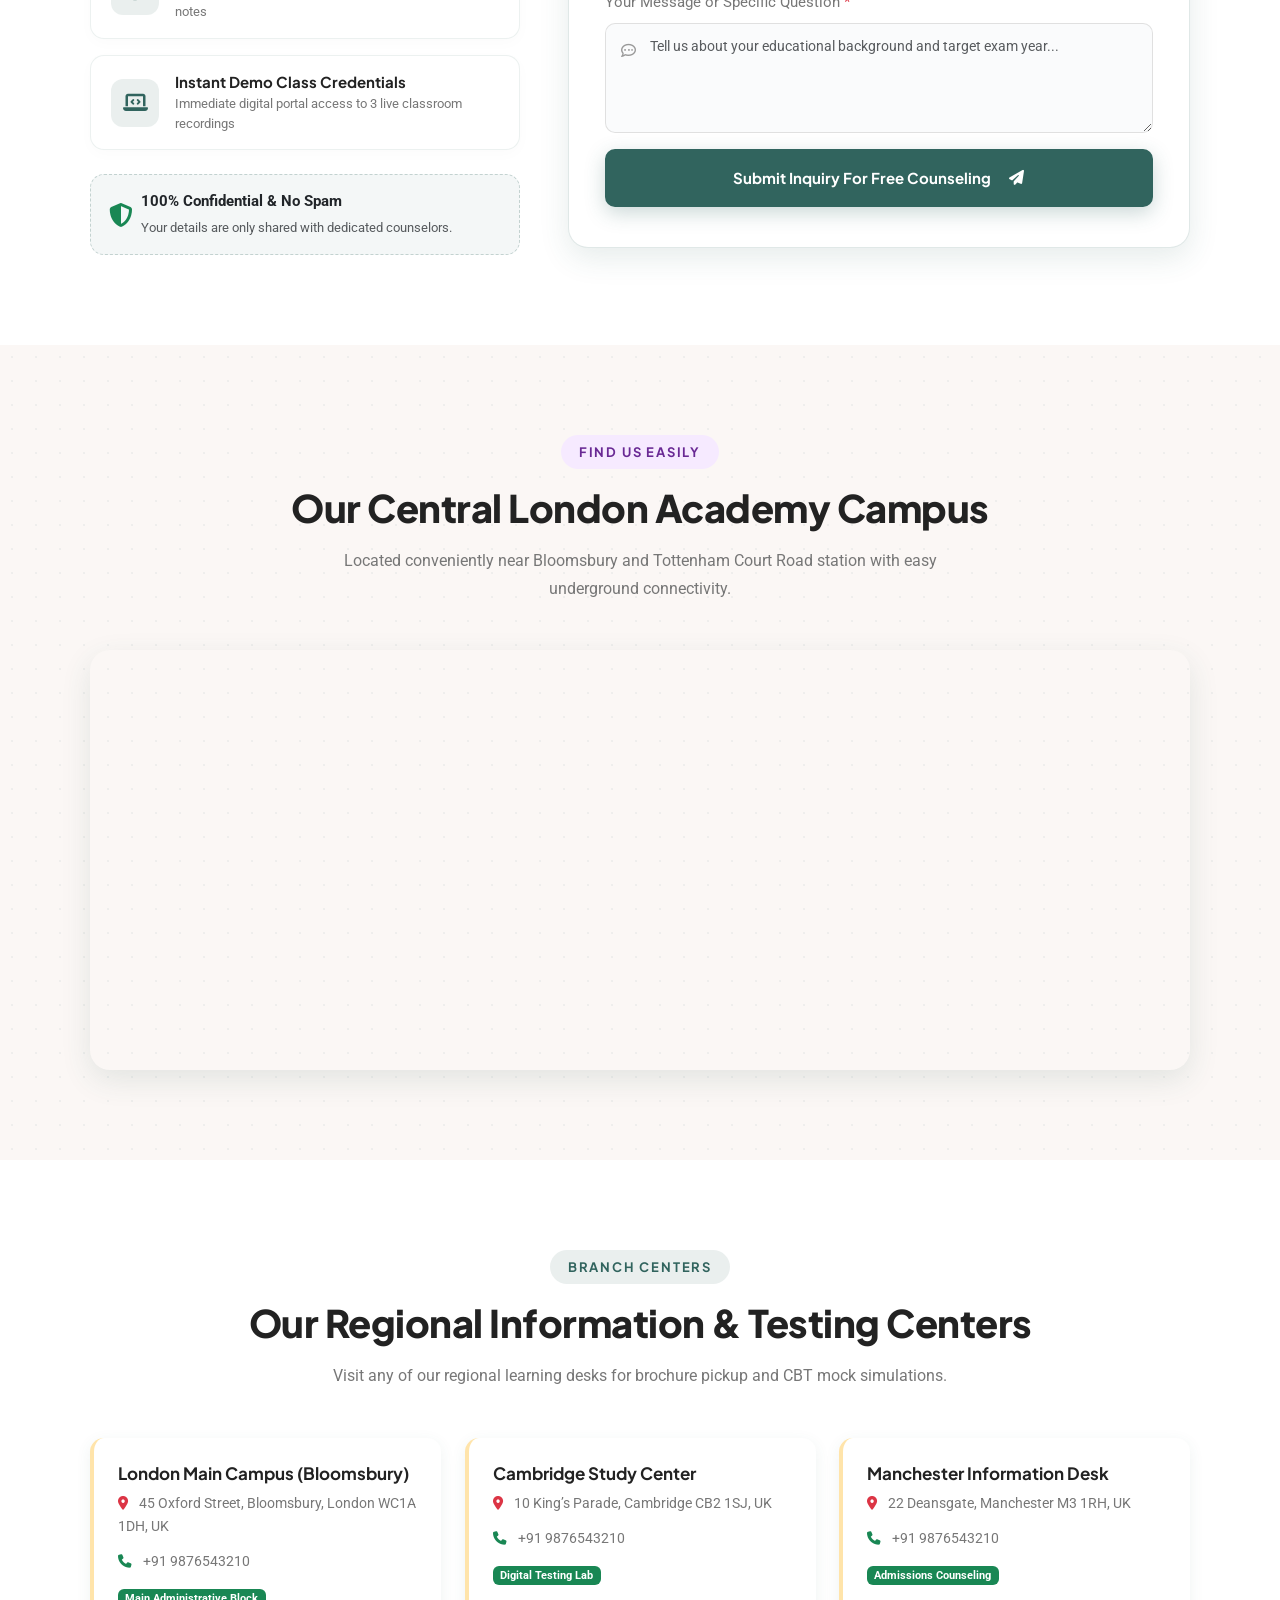
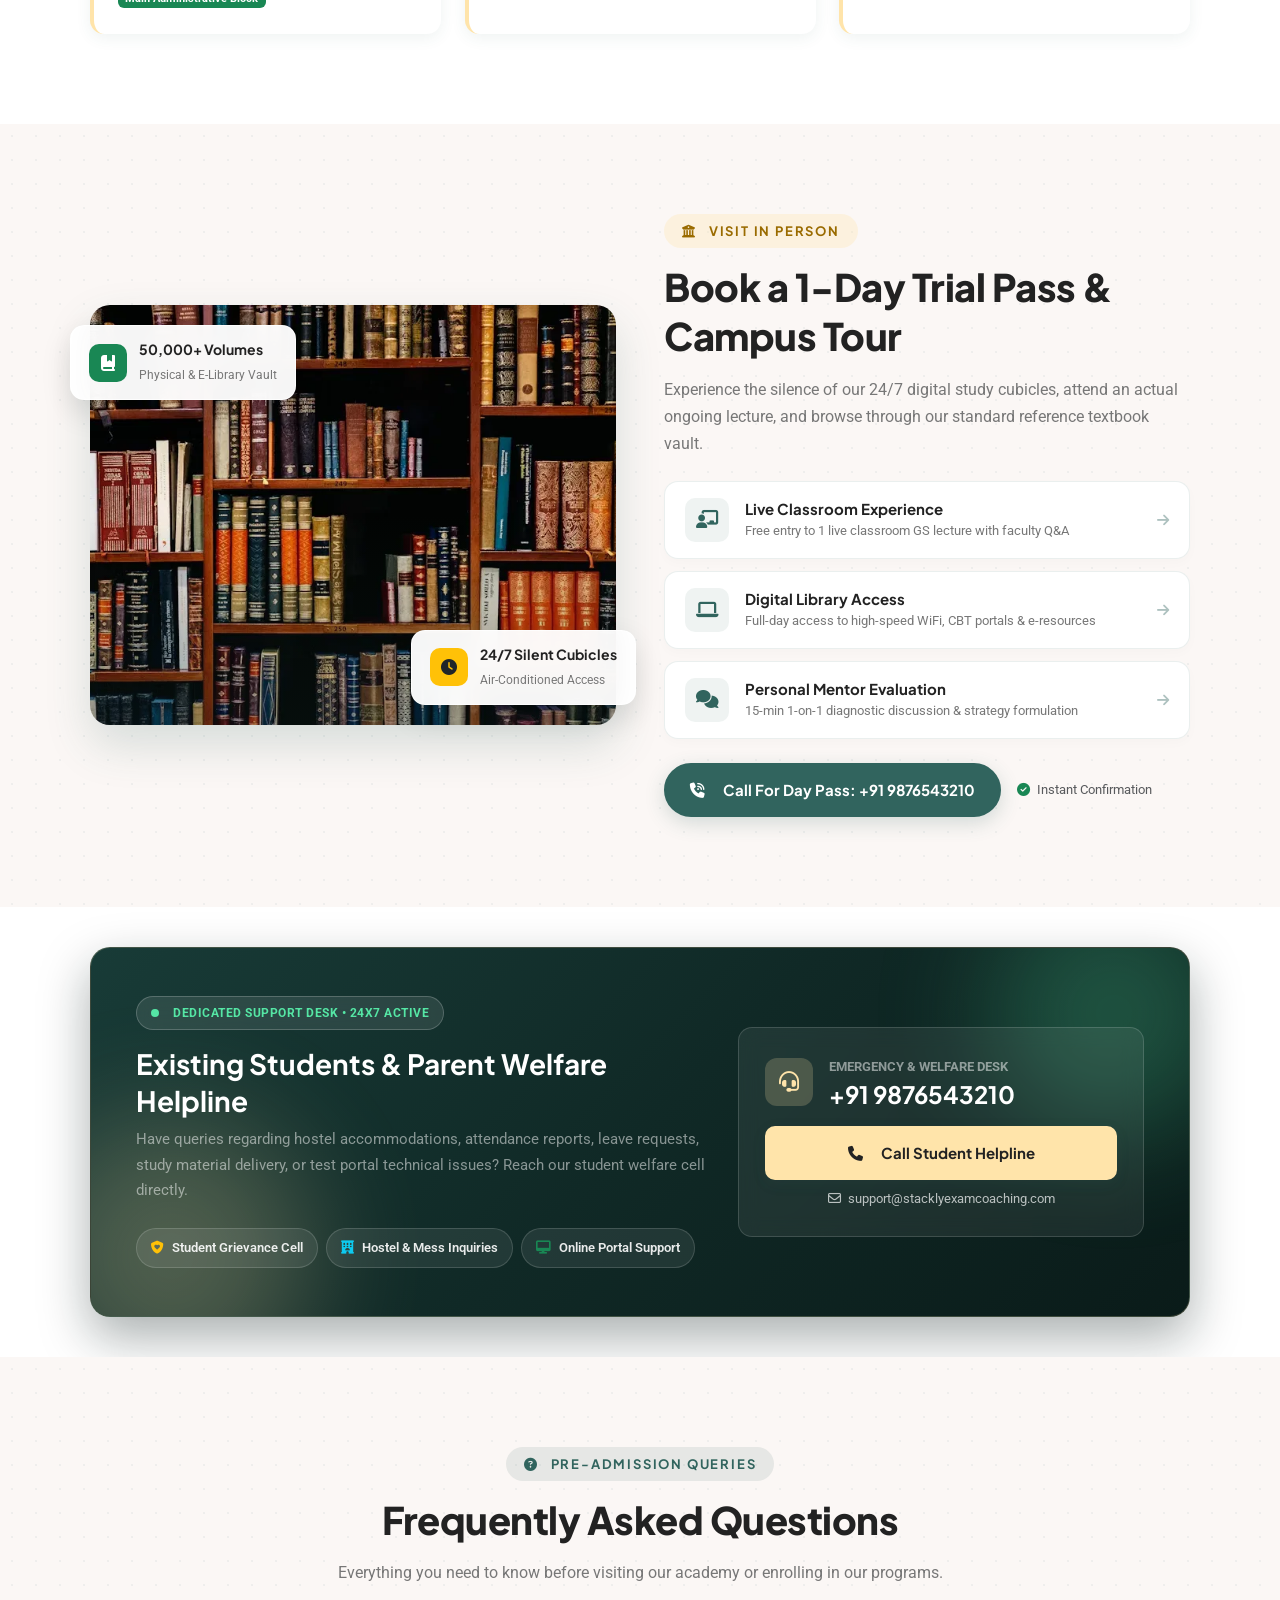
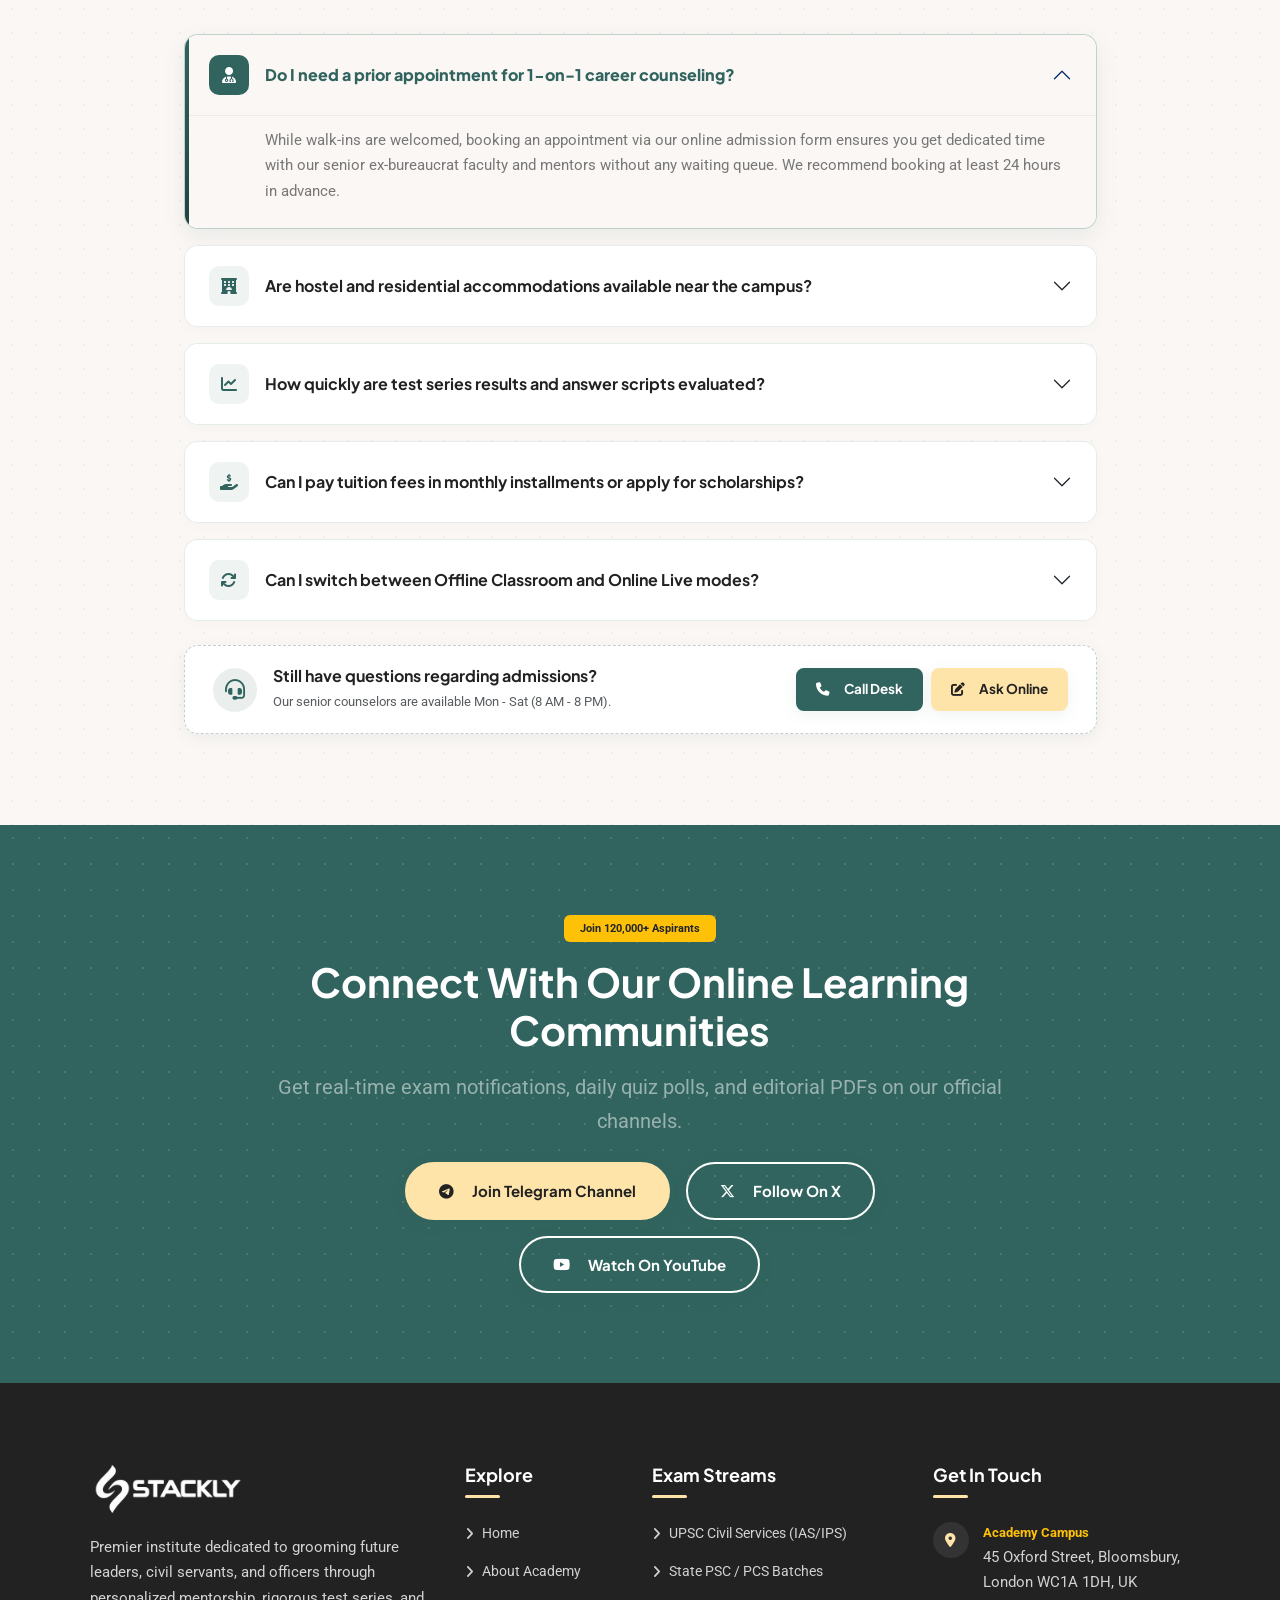
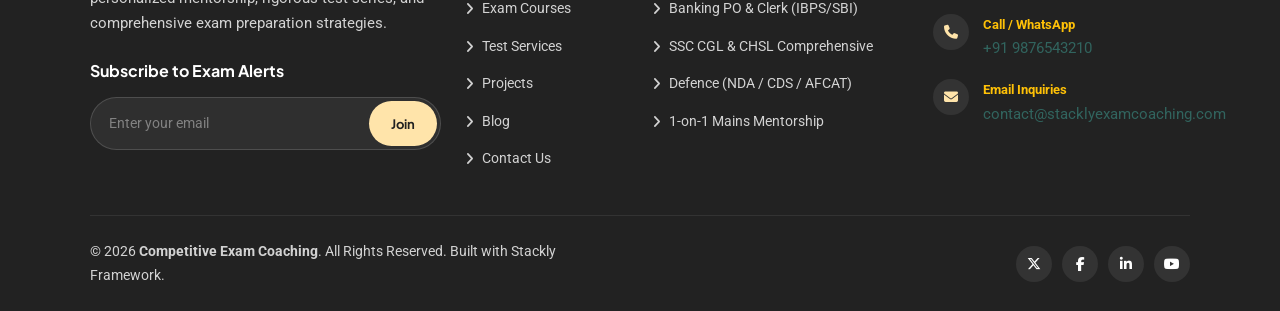
<file: pages/contact.html>
<!doctype html>
<html lang="en">
  <head>
    <meta charset="UTF-8" />
    <meta name="viewport" content="width=device-width, initial-scale=1.0" />
    <title>Contact Us - Competitive Exam Coaching</title>
    <link
      rel="shortcut icon"
      href="../assets/images/logoStackly.webp"
      type="image/webp"
    />

    <!-- Bootstrap 5 CSS -->
    <link
      href="https://cdn.jsdelivr.net/npm/bootstrap@5.3.2/dist/css/bootstrap.min.css"
      rel="stylesheet"
    />
    <!-- Font Awesome 6 CDN -->
    <link
      rel="stylesheet"
      href="https://cdnjs.cloudflare.com/ajax/libs/font-awesome/6.6.0/css/all.min.css"
    />
    <!-- Main Custom CSS -->
    <link rel="stylesheet" href="../assets/css/styles.css" />
    <!-- Page Specific CSS -->
    <link rel="stylesheet" href="../assets/css/contact.css" />
  </head>
  <body>
    <!-- HEADER & NAVIGATION (Dynamic Common Component) -->
    <div id="header-placeholder"></div>

    <!-- SECTION 1: Standard Sub-Page Banner & Breadcrumbs -->
    <section class="page-banner-section contact-banner text-center">
      <div class="container banner-content" data-reveal="fade-up">
        <span class="banner-badge"
          ><i class="fa-solid fa-headset me-2"></i> Get In Touch</span
        >
        <h1 class="banner-title">Contact & Counseling Desk</h1>
        <p class="banner-desc">
          Have queries regarding our 2026 batch schedules, test series
          enrollment, or scholarship eligibility? Reach out to our senior
          counselors for immediate guidance.
        </p>

        <div class="breadcrumb-nav">
          <a href="../index.html"><i class="fa-solid fa-house"></i> Home</a>
          <span class="separator">/</span>
          <span class="current">Contact Us</span>
        </div>
      </div>
    </section>

    <!-- SECTION 2: Quick Contact Info Cards -->
    <section class="section-padding bg-pattern-light">
      <div class="container">
        <div class="row g-4">
          <div
            class="col-lg-3 col-md-6"
            data-reveal="fade-up"
            data-reveal-delay="100"
          >
            <div class="contact-info-card">
              <div class="contact-icon-bubble">
                <i class="fa-solid fa-phone"></i>
              </div>
              <h4>Call Support</h4>
              <p class="mb-1"><a href="#">+91 9876543210</a></p>
              <small class="text-muted">Toll-free admissions desk</small>
            </div>
          </div>

          <div
            class="col-lg-3 col-md-6"
            data-reveal="fade-up"
            data-reveal-delay="200"
          >
            <div class="contact-info-card">
              <div class="contact-icon-bubble">
                <i class="fa-solid fa-envelope"></i>
              </div>
              <h4>Email Inquiries</h4>
              <p class="mb-1">
                <a href="#">contact@stacklyexamcoaching.com</a>
              </p>
              <small class="text-muted">Guaranteed reply within 4 hrs</small>
            </div>
          </div>

          <div
            class="col-lg-3 col-md-6"
            data-reveal="fade-up"
            data-reveal-delay="300"
          >
            <div class="contact-info-card">
              <div class="contact-icon-bubble">
                <i class="fa-solid fa-location-dot"></i>
              </div>
              <h4>Campus Location</h4>
              <p class="mb-1">45 Oxford Street, Bloomsbury</p>
              <small class="text-muted">London WC1A 1DH, United Kingdom</small>
            </div>
          </div>

          <div
            class="col-lg-3 col-md-6"
            data-reveal="fade-up"
            data-reveal-delay="400"
          >
            <div class="contact-info-card">
              <div class="contact-icon-bubble">
                <i class="fa-solid fa-clock"></i>
              </div>
              <h4>Office Hours</h4>
              <p class="mb-1">Mon - Sat: 8:00 AM - 8:00 PM</p>
              <small class="text-muted">Sunday: 10:00 AM - 4:00 PM</small>
            </div>
          </div>
        </div>
      </div>
    </section>

    <!-- SECTION 3: Interactive Admission & Inquiry Form -->
    <section class="section-padding contact-inquiry-section position-relative">
      <div class="container">
        <div class="row g-5 align-items-center">
          <div class="col-lg-5" data-reveal="fade-right">
            <div class="sec-title mb-4">
              <span class="sub-title color-two"
                ><i class="fa-solid fa-graduation-cap me-1"></i> Direct
                Admissions</span
              >
              <h2>Request a Free Counseling Session with Senior Faculty</h2>
              <p>
                Fill out the form to book an in-person campus tour or schedule a
                1-on-1 virtual mentoring session with exam toppers and mentors.
              </p>
            </div>

            <div class="inquiry-features-list d-flex flex-column gap-3 mb-4">
              <div class="inquiry-feature-card">
                <div class="inquiry-feature-icon">
                  <i class="fa-solid fa-clipboard-check"></i>
                </div>
                <div class="inquiry-feature-text">
                  <h6>Complete Syllabus Assessment</h6>
                  <p>
                    Personalized study roadmap and topic weightage breakdown
                  </p>
                </div>
              </div>
              <div class="inquiry-feature-card">
                <div class="inquiry-feature-icon">
                  <i class="fa-solid fa-book-open-reader"></i>
                </div>
                <div class="inquiry-feature-text">
                  <h6>Free Prelims & Mains Study Kit</h6>
                  <p>
                    Complimentary sample booklets and curated reference notes
                  </p>
                </div>
              </div>
              <div class="inquiry-feature-card">
                <div class="inquiry-feature-icon">
                  <i class="fa-solid fa-laptop-code"></i>
                </div>
                <div class="inquiry-feature-text">
                  <h6>Instant Demo Class Credentials</h6>
                  <p>
                    Immediate digital portal access to 3 live classroom
                    recordings
                  </p>
                </div>
              </div>
            </div>

            <div class="counseling-trust-badge">
              <i class="fa-solid fa-shield-halved text-success fs-4 me-2"></i>
              <div>
                <span class="d-block fw-bold text-dark"
                  >100% Confidential & No Spam</span
                >
                <small class="text-muted"
                  >Your details are only shared with dedicated
                  counselors.</small
                >
              </div>
            </div>
          </div>

          <div class="col-lg-7" data-reveal="fade-left" data-reveal-delay="200">
            <div class="contact-form-container modern-form-card">
              <div class="form-header-badge mb-3">
                <span class="badge-tag"
                  ><i class="fa-solid fa-bolt-lightning me-1"></i> Quick
                  Response Within 20 Mins</span
                >
              </div>
              <h3 class="fw-bold mb-2">Send Us an Admission Inquiry</h3>
              <p class="text-muted small mb-4">
                Please fill all required details marked with (<span
                  class="text-danger"
                  >*</span
                >)
              </p>

              <form
                class="ajax-contact-form"
                id="admissionInquiryForm"
                novalidate
              >
                <div class="row g-3">
                  <div class="col-md-6">
                    <label class="form-label" for="contactFullName"
                      >Full Name <span class="text-danger">*</span></label
                    >
                    <div class="input-with-icon">
                      <i class="fa-regular fa-user form-icon"></i>
                      <input
                        type="text"
                        id="contactFullName"
                        name="fullName"
                        class="form-control letters-only-input"
                        placeholder="e.g. Rahul Sharma"
                        required
                        data-restrict="letters-only"
                        maxlength="16"
                        autocomplete="name"
                      />
                    </div>
                  </div>
                  <div class="col-md-6">
                    <label class="form-label" for="contactPhone"
                      >Phone Number <span class="text-danger">*</span></label
                    >
                    <div class="input-with-icon">
                      <i class="fa-solid fa-phone form-icon"></i>
                      <input
                        type="tel"
                        id="contactPhone"
                        name="phone"
                        class="form-control numbers-only-input"
                        placeholder="e.g. 9876543210"
                        required
                        data-restrict="numbers-only"
                        inputmode="numeric"
                        minlength="10"
                        maxlength="10"
                        autocomplete="tel"
                      />
                    </div>
                  </div>
                  <div class="col-md-6">
                    <label class="form-label" for="contactEmail"
                      >Email Address <span class="text-danger">*</span></label
                    >
                    <div class="input-with-icon">
                      <i class="fa-regular fa-envelope form-icon"></i>
                      <input
                        type="email"
                        id="contactEmail"
                        name="email"
                        class="form-control"
                        placeholder="name@example.com"
                        required
                        autocomplete="email"
                      />
                    </div>
                  </div>
                  <div class="col-md-6">
                    <label class="form-label" for="contactExam"
                      >Target Exam <span class="text-danger">*</span></label
                    >
                    <div class="input-with-icon">
                      <i class="fa-solid fa-graduation-cap form-icon"></i>
                      <select
                        id="contactExam"
                        name="exam"
                        class="form-select"
                        autocomplete="off"
                        required
                      >
                        <option value="" selected disabled>
                          Select Target Exam
                        </option>
                        <option value="upsc">
                          UPSC Civil Services (IAS/IPS)
                        </option>
                        <option value="statepcs">State PSC (Combined)</option>
                        <option value="banking">
                          Bank PO & Clerk (SBI/IBPS)
                        </option>
                        <option value="ssc">SSC CGL & CHSL</option>
                        <option value="defence">Defence (NDA/CDS/AFCAT)</option>
                      </select>
                    </div>
                  </div>
                  <div class="col-md-12">
                    <label class="form-label" for="contactMode"
                      >Preferred Mode <span class="text-danger">*</span></label
                    >
                    <div class="input-with-icon">
                      <i class="fa-solid fa-chalkboard-user form-icon"></i>
                      <select
                        id="contactMode"
                        name="mode"
                        class="form-select"
                        autocomplete="off"
                        required
                      >
                        <option value="" disabled>Select Learning Mode</option>
                        <option value="classroom" selected>
                          Offline Campus Classroom (London)
                        </option>
                        <option value="online">
                          100% Online Live Interactive
                        </option>
                        <option value="hybrid">
                          Hybrid (Classroom + Digital Portal)
                        </option>
                      </select>
                    </div>
                  </div>
                  <div class="col-12">
                    <label class="form-label" for="contactMessage"
                      >Your Message or Specific Question
                      <span class="text-danger">*</span></label
                    >
                    <div class="input-with-icon textarea-icon-wrapper">
                      <i class="fa-regular fa-comment-dots form-icon"></i>
                      <textarea
                        id="contactMessage"
                        name="message"
                        class="form-control"
                        rows="4"
                        placeholder="Tell us about your educational background and target exam year..."
                        autocomplete="off"
                        required
                      ></textarea>
                    </div>
                  </div>
                  <div class="col-12">
                    <button
                      type="submit"
                      class="theme-btn btn-primary-theme w-100 inquiry-submit-btn"
                    >
                      <span>Submit Inquiry for Free Counseling</span>
                      <i class="fa-solid fa-paper-plane ms-2"></i>
                    </button>
                  </div>
                </div>
              </form>
            </div>
          </div>
        </div>
      </div>
    </section>

    <!-- SECTION 4: Campus Map & Directions -->
    <section class="section-padding bg-pattern-light">
      <div class="container">
        <div class="sec-title centered" data-reveal="fade-up">
          <span class="sub-title color-four">Find Us Easily</span>
          <h2>Our Central London Academy Campus</h2>
          <p>
            Located conveniently near Bloomsbury and Tottenham Court Road
            station with easy underground connectivity.
          </p>
        </div>

        <div
          class="map-embed-wrapper"
          data-reveal="fade-up"
          data-reveal-delay="200"
        >
          <iframe
            src="https://www.google.com/maps/embed?pb=!1m18!1m12!1m3!1d2482.907960086776!2d-0.13327112347209727!3d51.51490297181604!2m3!1f0!2f0!3f0!3m2!1i1024!2i768!4f13.1!3m3!1m2!1s0x48761b2d71b5635f%3A0x868019e0971038e2!2sOxford%20St%2C%20London%2C%20UK!5e0!3m2!1sen!2sin!4v1700000000000!5m2!1sen!2sin"
            allowfullscreen=""
            loading="lazy"
            referrerpolicy="no-referrer-when-downgrade"
            title="Campus Map"
          ></iframe>
        </div>
      </div>
    </section>

    <!-- SECTION 5: Regional Branch Centers -->
    <section class="section-padding">
      <div class="container">
        <div class="sec-title centered" data-reveal="fade-up">
          <span class="sub-title">Branch Centers</span>
          <h2>Our Regional Information & Testing Centers</h2>
          <p>
            Visit any of our regional learning desks for brochure pickup and CBT
            mock simulations.
          </p>
        </div>

        <div class="row g-4">
          <div
            class="col-lg-4 col-md-6"
            data-reveal="fade-up"
            data-reveal-delay="100"
          >
            <div class="branch-card">
              <h5>London Main Campus (Bloomsbury)</h5>
              <p>
                <i class="fa-solid fa-location-dot text-danger me-2"></i> 45
                Oxford Street, Bloomsbury, London WC1A 1DH, UK
              </p>
              <p>
                <i class="fa-solid fa-phone text-success me-2"></i> +91
                9876543210
              </p>
              <span class="badge bg-success">Main Administrative Block</span>
            </div>
          </div>

          <div
            class="col-lg-4 col-md-6"
            data-reveal="fade-up"
            data-reveal-delay="200"
          >
            <div class="branch-card">
              <h5>Cambridge Study Center</h5>
              <p>
                <i class="fa-solid fa-location-dot text-danger me-2"></i> 10
                King’s Parade, Cambridge CB2 1SJ, UK
              </p>
              <p>
                <i class="fa-solid fa-phone text-success me-2"></i> +91
                9876543210
              </p>
              <span class="badge bg-success">Digital Testing Lab</span>
            </div>
          </div>

          <div
            class="col-lg-4 col-md-6"
            data-reveal="fade-up"
            data-reveal-delay="300"
          >
            <div class="branch-card">
              <h5>Manchester Information Desk</h5>
              <p>
                <i class="fa-solid fa-location-dot text-danger me-2"></i> 22
                Deansgate, Manchester M3 1RH, UK
              </p>
              <p>
                <i class="fa-solid fa-phone text-success me-2"></i> +91
                9876543210
              </p>
              <span class="badge bg-success">Admissions Counseling</span>
            </div>
          </div>
        </div>
      </div>
    </section>

    <!-- SECTION 6: Schedule a Campus Tour & Library Pass -->
    <section
      class="section-padding bg-pattern-light campus-tour-section position-relative"
    >
      <div class="container">
        <div class="row align-items-center g-5">
          <div class="col-lg-6" data-reveal="fade-right">
            <div class="tour-image-card">
              <div class="tour-img-wrapper">
                <img
                  src="../assets/images/home/home-campus-&-infrastructure-1.webp"
                  alt="Library Campus Tour"
                  class="img-fluid tour-main-img"
                />
                <div class="tour-img-overlay"></div>
              </div>

              <!-- Floating Aesthetic Badges with Hover Effects -->
              <div class="tour-floating-badge badge-top-left">
                <div class="badge-icon-box bg-success text-white">
                  <i class="fa-solid fa-book-bookmark"></i>
                </div>
                <div>
                  <strong class="d-block">50,000+ Volumes</strong>
                  <span>Physical & E-Library Vault</span>
                </div>
              </div>

              <div class="tour-floating-badge badge-bottom-right">
                <div class="badge-icon-box bg-warning text-dark">
                  <i class="fa-solid fa-clock"></i>
                </div>
                <div>
                  <strong class="d-block">24/7 Silent Cubicles</strong>
                  <span>Air-Conditioned Access</span>
                </div>
              </div>
            </div>
          </div>

          <div class="col-lg-6" data-reveal="fade-left" data-reveal-delay="200">
            <div class="sec-title mb-4">
              <span class="sub-title color-two"
                ><i class="fa-solid fa-building-columns me-1"></i> Visit in
                Person</span
              >
              <h2>Book a 1-Day Trial Pass & Campus Tour</h2>
              <p>
                Experience the silence of our 24/7 digital study cubicles,
                attend an actual ongoing lecture, and browse through our
                standard reference textbook vault.
              </p>
            </div>

            <div class="tour-perks-grid mb-4">
              <div class="tour-perk-item">
                <div class="tour-perk-icon">
                  <i class="fa-solid fa-chalkboard-user"></i>
                </div>
                <div class="tour-perk-content">
                  <h6>Live Classroom Experience</h6>
                  <p>
                    Free entry to 1 live classroom GS lecture with faculty Q&A
                  </p>
                </div>
                <div class="tour-perk-arrow">
                  <i class="fa-solid fa-arrow-right"></i>
                </div>
              </div>

              <div class="tour-perk-item">
                <div class="tour-perk-icon">
                  <i class="fa-solid fa-laptop"></i>
                </div>
                <div class="tour-perk-content">
                  <h6>Digital Library Access</h6>
                  <p>
                    Full-day access to high-speed WiFi, CBT portals &
                    e-resources
                  </p>
                </div>
                <div class="tour-perk-arrow">
                  <i class="fa-solid fa-arrow-right"></i>
                </div>
              </div>

              <div class="tour-perk-item">
                <div class="tour-perk-icon">
                  <i class="fa-solid fa-comments"></i>
                </div>
                <div class="tour-perk-content">
                  <h6>Personal Mentor Evaluation</h6>
                  <p>
                    15-min 1-on-1 diagnostic discussion & strategy formulation
                  </p>
                </div>
                <div class="tour-perk-arrow">
                  <i class="fa-solid fa-arrow-right"></i>
                </div>
              </div>
            </div>

            <div class="d-flex flex-wrap align-items-center gap-3">
              <a href="#" class="theme-btn btn-primary-theme tour-call-btn">
                <i class="fa-solid fa-phone-volume me-2"></i>
                <span>Call for Day Pass: +91 9876543210</span>
              </a>
              <span class="text-muted small"
                ><i class="fa-solid fa-circle-check text-success me-1"></i>
                Instant Confirmation</span
              >
            </div>
          </div>
        </div>
      </div>
    </section>

    <!-- SECTION 7: Dedicated Student & Parent Helpline -->
    <section class="section-padding helpline-section">
      <div class="container">
        <div
          class="helpline-hero-box position-relative overflow-hidden"
          data-reveal="zoom-in"
        >
          <div class="helpline-glow-orb orb-1"></div>
          <div class="helpline-glow-orb orb-2"></div>

          <div
            class="row align-items-center g-4 position-relative"
            style="z-index: 2"
          >
            <div class="col-lg-7">
              <div
                class="d-inline-flex align-items-center gap-2 helpline-status-pill mb-3"
              >
                <span class="pulse-dot"></span>
                <span class="helpline-status-text"
                  >Dedicated Support Desk • 24x7 Active</span
                >
              </div>
              <h3 class="fw-bold text-white mb-2">
                Existing Students & Parent Welfare Helpline
              </h3>
              <p class="text-white-50 mb-4">
                Have queries regarding hostel accommodations, attendance
                reports, leave requests, study material delivery, or test portal
                technical issues? Reach our student welfare cell directly.
              </p>

              <div class="d-flex flex-wrap gap-2">
                <div class="helpline-chip">
                  <i class="fa-solid fa-shield-heart text-warning"></i>
                  <span>Student Grievance Cell</span>
                </div>
                <div class="helpline-chip">
                  <i class="fa-solid fa-hotel text-info"></i>
                  <span>Hostel & Mess Inquiries</span>
                </div>
                <div class="helpline-chip">
                  <i class="fa-solid fa-desktop text-success"></i>
                  <span>Online Portal Support</span>
                </div>
              </div>
            </div>

            <div class="col-lg-5">
              <div class="helpline-action-card">
                <div class="d-flex align-items-center gap-3 mb-3">
                  <div class="helpline-phone-icon-box">
                    <i class="fa-solid fa-headset"></i>
                  </div>
                  <div>
                    <span class="text-white-50 text-uppercase small fw-bold"
                      >Emergency & Welfare Desk</span
                    >
                    <h4 class="text-white mb-0 fw-bold">+91 9876543210</h4>
                  </div>
                </div>
                <div class="d-flex flex-column gap-2 mt-3">
                  <a
                    href="#"
                    class="theme-btn btn-secondary-theme w-100 helpline-call-btn"
                  >
                    <i class="fa-solid fa-phone me-2"></i>
                    <span>Call Student Helpline</span>
                  </a>
                  <a href="#" class="helpline-mail-link text-center">
                    <i class="fa-regular fa-envelope me-1"></i>
                    support@stacklyexamcoaching.com
                  </a>
                </div>
              </div>
            </div>
          </div>
        </div>
      </div>
    </section>

    <!-- SECTION 8: Pre-Admission Counseling FAQs -->
    <section class="section-padding bg-pattern-light contact-faq-section">
      <div class="container">
        <div class="sec-title centered" data-reveal="fade-up">
          <span class="sub-title"
            ><i class="fa-solid fa-circle-question me-1"></i> Pre-Admission
            Queries</span
          >
          <h2>Frequently Asked Questions</h2>
          <p>
            Everything you need to know before visiting our academy or enrolling
            in our programs.
          </p>
        </div>

        <div class="row justify-content-center">
          <div class="col-lg-10" data-reveal="fade-up" data-reveal-delay="100">
            <div class="accordion contact-faq-accordion" id="contactFaq">
              <!-- FAQ Item 1 -->
              <div class="accordion-item faq-card-item">
                <h2 class="accordion-header" id="headingFaq1">
                  <button
                    class="accordion-button"
                    type="button"
                    data-bs-toggle="collapse"
                    data-bs-target="#cFaq1"
                    aria-expanded="true"
                    aria-controls="cFaq1"
                  >
                    <span class="faq-icon-bubble">
                      <i class="fa-solid fa-user-doctor"></i>
                    </span>
                    <span class="faq-title-text"
                      >Do I need a prior appointment for 1-on-1 career
                      counseling?</span
                    >
                  </button>
                </h2>
                <div
                  id="cFaq1"
                  class="accordion-collapse collapse show"
                  aria-labelledby="headingFaq1"
                  data-bs-parent="#contactFaq"
                >
                  <div class="accordion-body">
                    <div class="faq-body-content">
                      <p>
                        While walk-ins are welcomed, booking an appointment via
                        our online admission form ensures you get dedicated time
                        with our senior ex-bureaucrat faculty and mentors
                        without any waiting queue. We recommend booking at least
                        24 hours in advance.
                      </p>
                    </div>
                  </div>
                </div>
              </div>

              <!-- FAQ Item 2 -->
              <div class="accordion-item faq-card-item">
                <h2 class="accordion-header" id="headingFaq2">
                  <button
                    class="accordion-button collapsed"
                    type="button"
                    data-bs-toggle="collapse"
                    data-bs-target="#cFaq2"
                    aria-expanded="false"
                    aria-controls="cFaq2"
                  >
                    <span class="faq-icon-bubble">
                      <i class="fa-solid fa-hotel"></i>
                    </span>
                    <span class="faq-title-text"
                      >Are hostel and residential accommodations available near
                      the campus?</span
                    >
                  </button>
                </h2>
                <div
                  id="cFaq2"
                  class="accordion-collapse collapse"
                  aria-labelledby="headingFaq2"
                  data-bs-parent="#contactFaq"
                >
                  <div class="accordion-body">
                    <div class="faq-body-content">
                      <p>
                        Yes! We have verified separate partner student
                        residences and hostels for male and female aspirants
                        located within a 5-minute walking radius of the main
                        London campus. These include 24/7 biometric security,
                        nutritious hygienic meals, high-speed WiFi, and silent
                        study zones.
                      </p>
                    </div>
                  </div>
                </div>
              </div>

              <!-- FAQ Item 3 -->
              <div class="accordion-item faq-card-item">
                <h2 class="accordion-header" id="headingFaq3">
                  <button
                    class="accordion-button collapsed"
                    type="button"
                    data-bs-toggle="collapse"
                    data-bs-target="#cFaq3"
                    aria-expanded="false"
                    aria-controls="cFaq3"
                  >
                    <span class="faq-icon-bubble">
                      <i class="fa-solid fa-chart-line"></i>
                    </span>
                    <span class="faq-title-text"
                      >How quickly are test series results and answer scripts
                      evaluated?</span
                    >
                  </button>
                </h2>
                <div
                  id="cFaq3"
                  class="accordion-collapse collapse"
                  aria-labelledby="headingFaq3"
                  data-bs-parent="#contactFaq"
                >
                  <div class="accordion-body">
                    <div class="faq-body-content">
                      <p>
                        Prelims objective CBT tests provide instant scores,
                        percentile rankings, and AI-powered accuracy analytics
                        upon submission. Mains answer writing scripts are
                        thoroughly evaluated and annotated by faculty within a
                        guaranteed 24 to 48-hour window with 1-on-1 feedback
                        sessions.
                      </p>
                    </div>
                  </div>
                </div>
              </div>

              <!-- FAQ Item 4 -->
              <div class="accordion-item faq-card-item">
                <h2 class="accordion-header" id="headingFaq4">
                  <button
                    class="accordion-button collapsed"
                    type="button"
                    data-bs-toggle="collapse"
                    data-bs-target="#cFaq4"
                    aria-expanded="false"
                    aria-controls="cFaq4"
                  >
                    <span class="faq-icon-bubble">
                      <i class="fa-solid fa-hand-holding-dollar"></i>
                    </span>
                    <span class="faq-title-text"
                      >Can I pay tuition fees in monthly installments or apply
                      for scholarships?</span
                    >
                  </button>
                </h2>
                <div
                  id="cFaq4"
                  class="accordion-collapse collapse"
                  aria-labelledby="headingFaq4"
                  data-bs-parent="#contactFaq"
                >
                  <div class="accordion-body">
                    <div class="faq-body-content">
                      <p>
                        Yes, we offer zero-interest EMI options across 3, 6, and
                        9 months with all major payment providers. Additionally,
                        meritorious aspirants can take our National Scholarship
                        Aptitude Test (NSAT) to earn up to 100% tuition fee
                        waivers.
                      </p>
                    </div>
                  </div>
                </div>
              </div>

              <!-- FAQ Item 5 -->
              <div class="accordion-item faq-card-item">
                <h2 class="accordion-header" id="headingFaq5">
                  <button
                    class="accordion-button collapsed"
                    type="button"
                    data-bs-toggle="collapse"
                    data-bs-target="#cFaq5"
                    aria-expanded="false"
                    aria-controls="cFaq5"
                  >
                    <span class="faq-icon-bubble">
                      <i class="fa-solid fa-arrows-rotate"></i>
                    </span>
                    <span class="faq-title-text"
                      >Can I switch between Offline Classroom and Online Live
                      modes?</span
                    >
                  </button>
                </h2>
                <div
                  id="cFaq5"
                  class="accordion-collapse collapse"
                  aria-labelledby="headingFaq5"
                  data-bs-parent="#contactFaq"
                >
                  <div class="accordion-body">
                    <div class="faq-body-content">
                      <p>
                        Absolutely. We provide seamless hybrid flexibility
                        allowing enrolled students to switch between offline
                        classroom lectures and 100% live interactive online
                        batches at any point during their session without any
                        penalty or administrative delay.
                      </p>
                    </div>
                  </div>
                </div>
              </div>
            </div>

            <!-- FAQ Helper Footer Box -->
            <div class="faq-contact-help-box mt-4">
              <div
                class="d-flex flex-column flex-md-row align-items-center justify-content-between gap-3"
              >
                <div class="d-flex align-items-center gap-3">
                  <div class="faq-help-icon">
                    <i class="fa-solid fa-headset"></i>
                  </div>
                  <div>
                    <h6 class="fw-bold mb-1">
                      Still have questions regarding admissions?
                    </h6>
                    <p class="text-muted small mb-0">
                      Our senior counselors are available Mon - Sat (8 AM - 8
                      PM).
                    </p>
                  </div>
                </div>
                <div class="d-flex gap-2">
                  <a href="#" class="theme-btn btn-sm-custom btn-primary-theme">
                    <i class="fa-solid fa-phone me-1"></i> Call Desk
                  </a>
                  <a
                    href="#"
                    class="theme-btn btn-sm-custom btn-secondary-theme"
                  >
                    <i class="fa-solid fa-pen-to-square me-1"></i> Ask Online
                  </a>
                </div>
              </div>
            </div>
          </div>
        </div>
      </div>
    </section>

    <!-- SECTION 9: Social Learning Communities & Channel Links -->
    <section class="section-padding bg-pattern-dark text-white text-center">
      <div class="container">
        <div class="row justify-content-center">
          <div class="col-lg-8" data-reveal="zoom-in">
            <span class="badge bg-warning text-dark px-3 py-2 fw-bold mb-3"
              >Join 120,000+ Aspirants</span
            >
            <h2 class="text-white display-6 fw-bold mb-3">
              Connect With Our Online Learning Communities
            </h2>
            <p class="text-white-50 fs-5 mb-4">
              Get real-time exam notifications, daily quiz polls, and editorial
              PDFs on our official channels.
            </p>

            <div class="d-flex justify-content-center gap-3 flex-wrap">
              <a href="#" class="theme-btn btn-secondary-theme"
                ><i class="fa-brands fa-telegram me-2"></i> Join Telegram
                Channel</a
              >
              <a href="#" class="theme-btn btn-outline-light-theme"
                ><i class="fa-brands fa-x-twitter me-2"></i> Follow on X</a
              >
              <a href="#" class="theme-btn btn-outline-light-theme"
                ><i class="fa-brands fa-youtube me-2"></i> Watch on YouTube</a
              >
            </div>
          </div>
        </div>
      </div>
    </section>

    <!-- FOOTER & SCROLL TO TOP (Dynamic Common Component) -->
    <div id="footer-placeholder"></div>

    <!-- Scripts -->
    <script src="https://cdn.jsdelivr.net/npm/bootstrap@5.3.2/dist/js/bootstrap.bundle.min.js"></script>
    <script src="../assets/js/script.js"></script>
  </body>
</html>
</file>
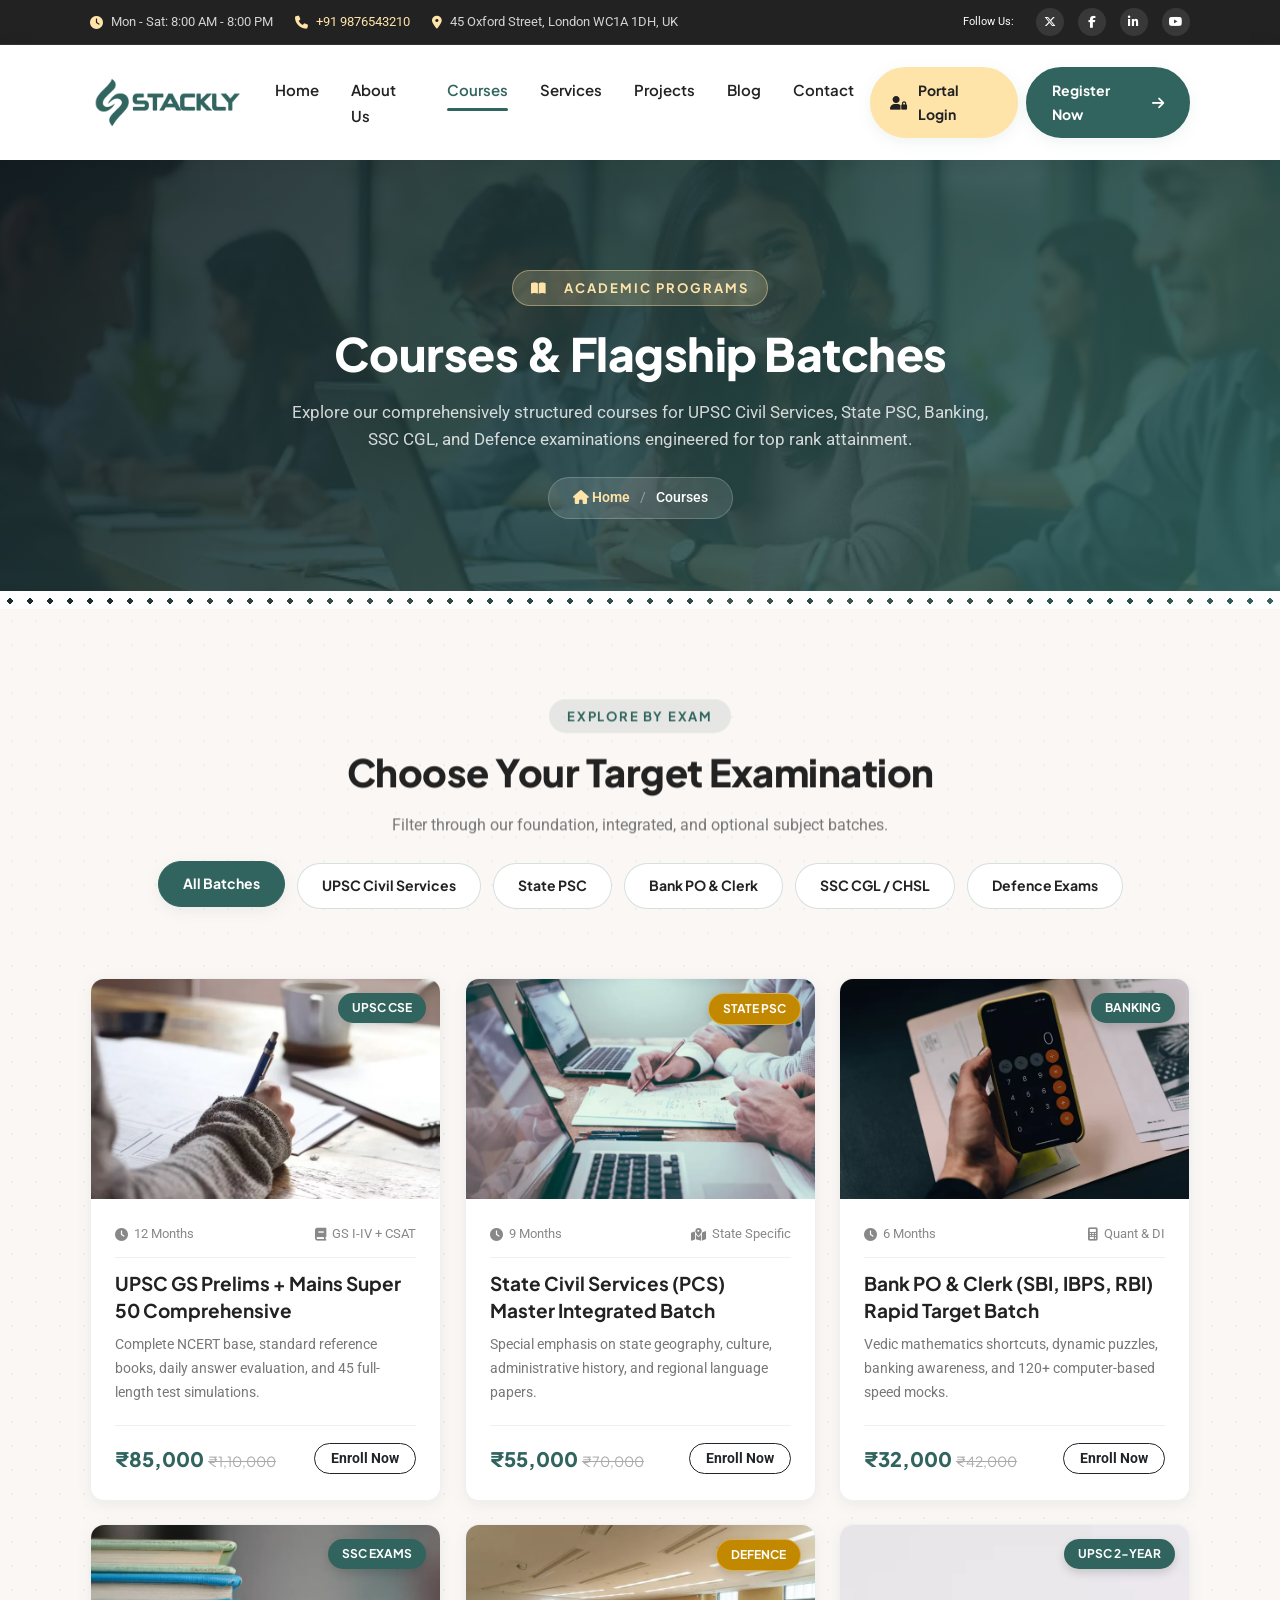
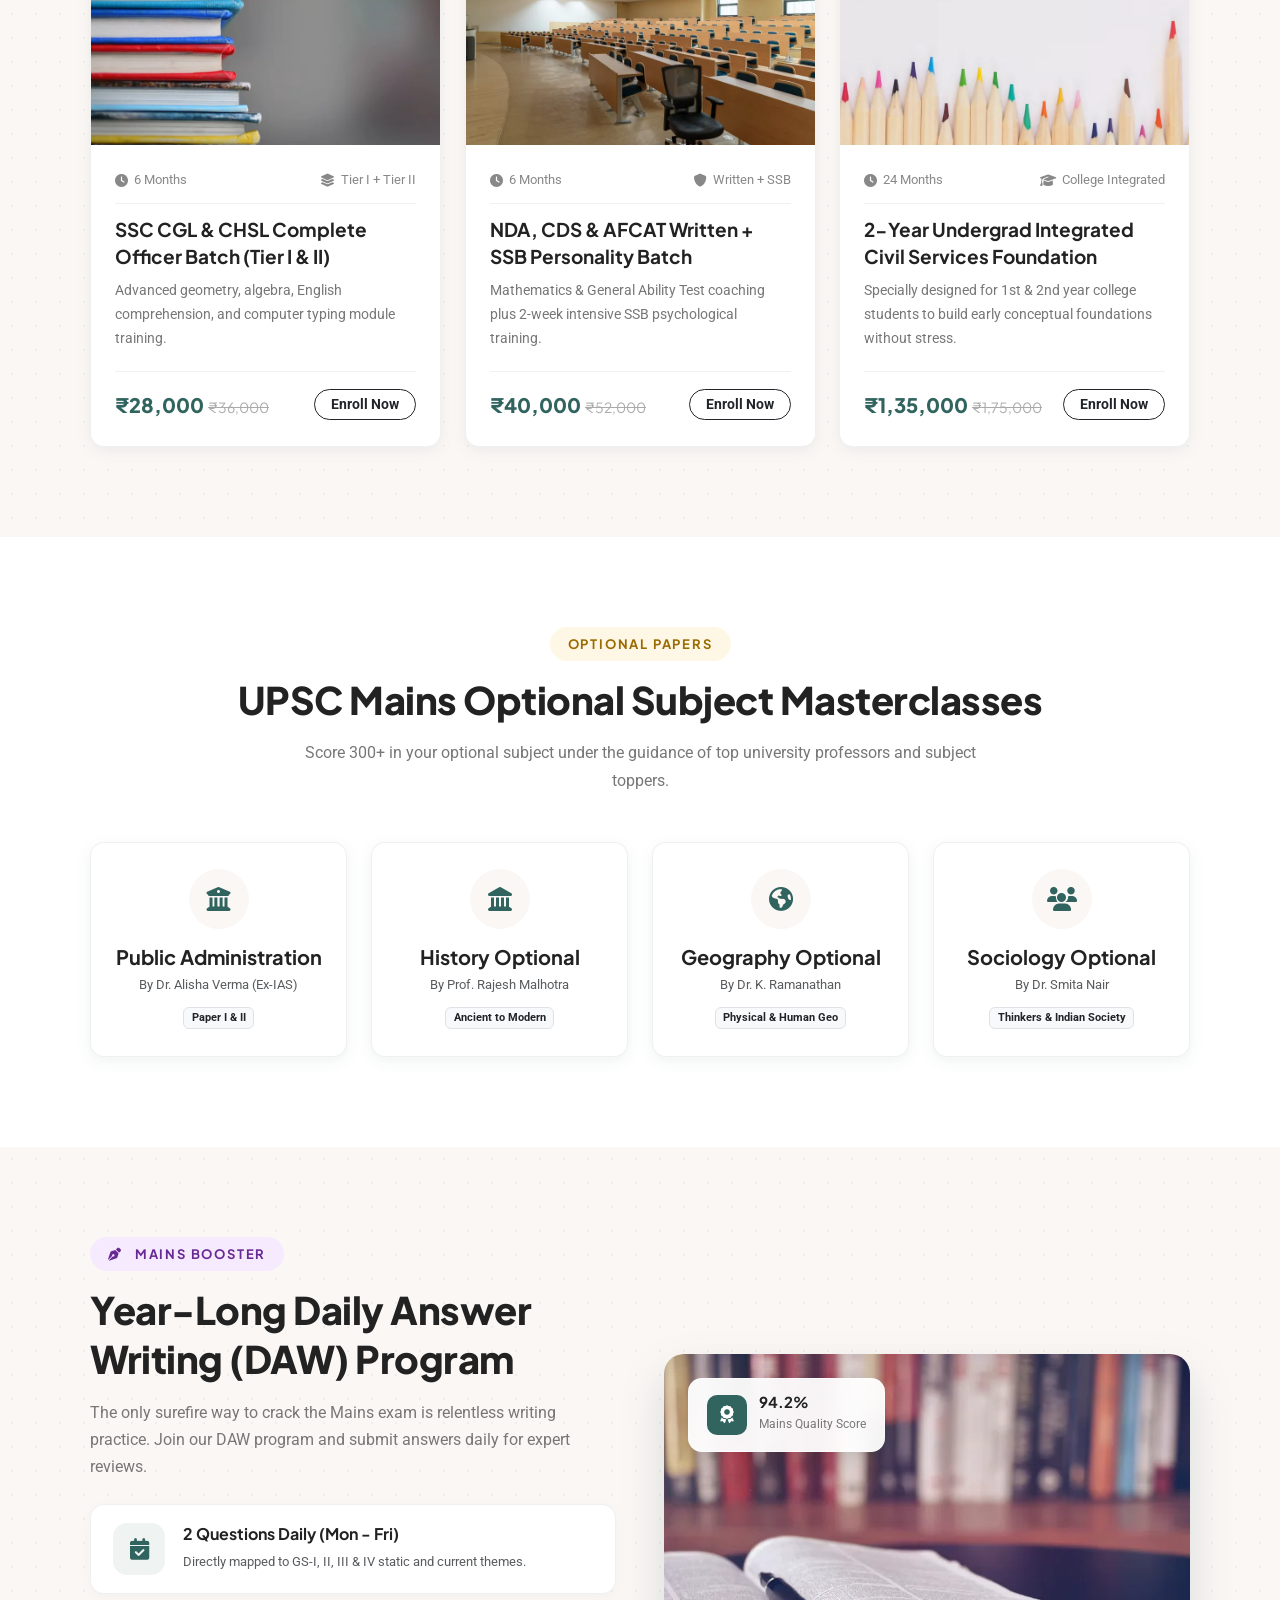
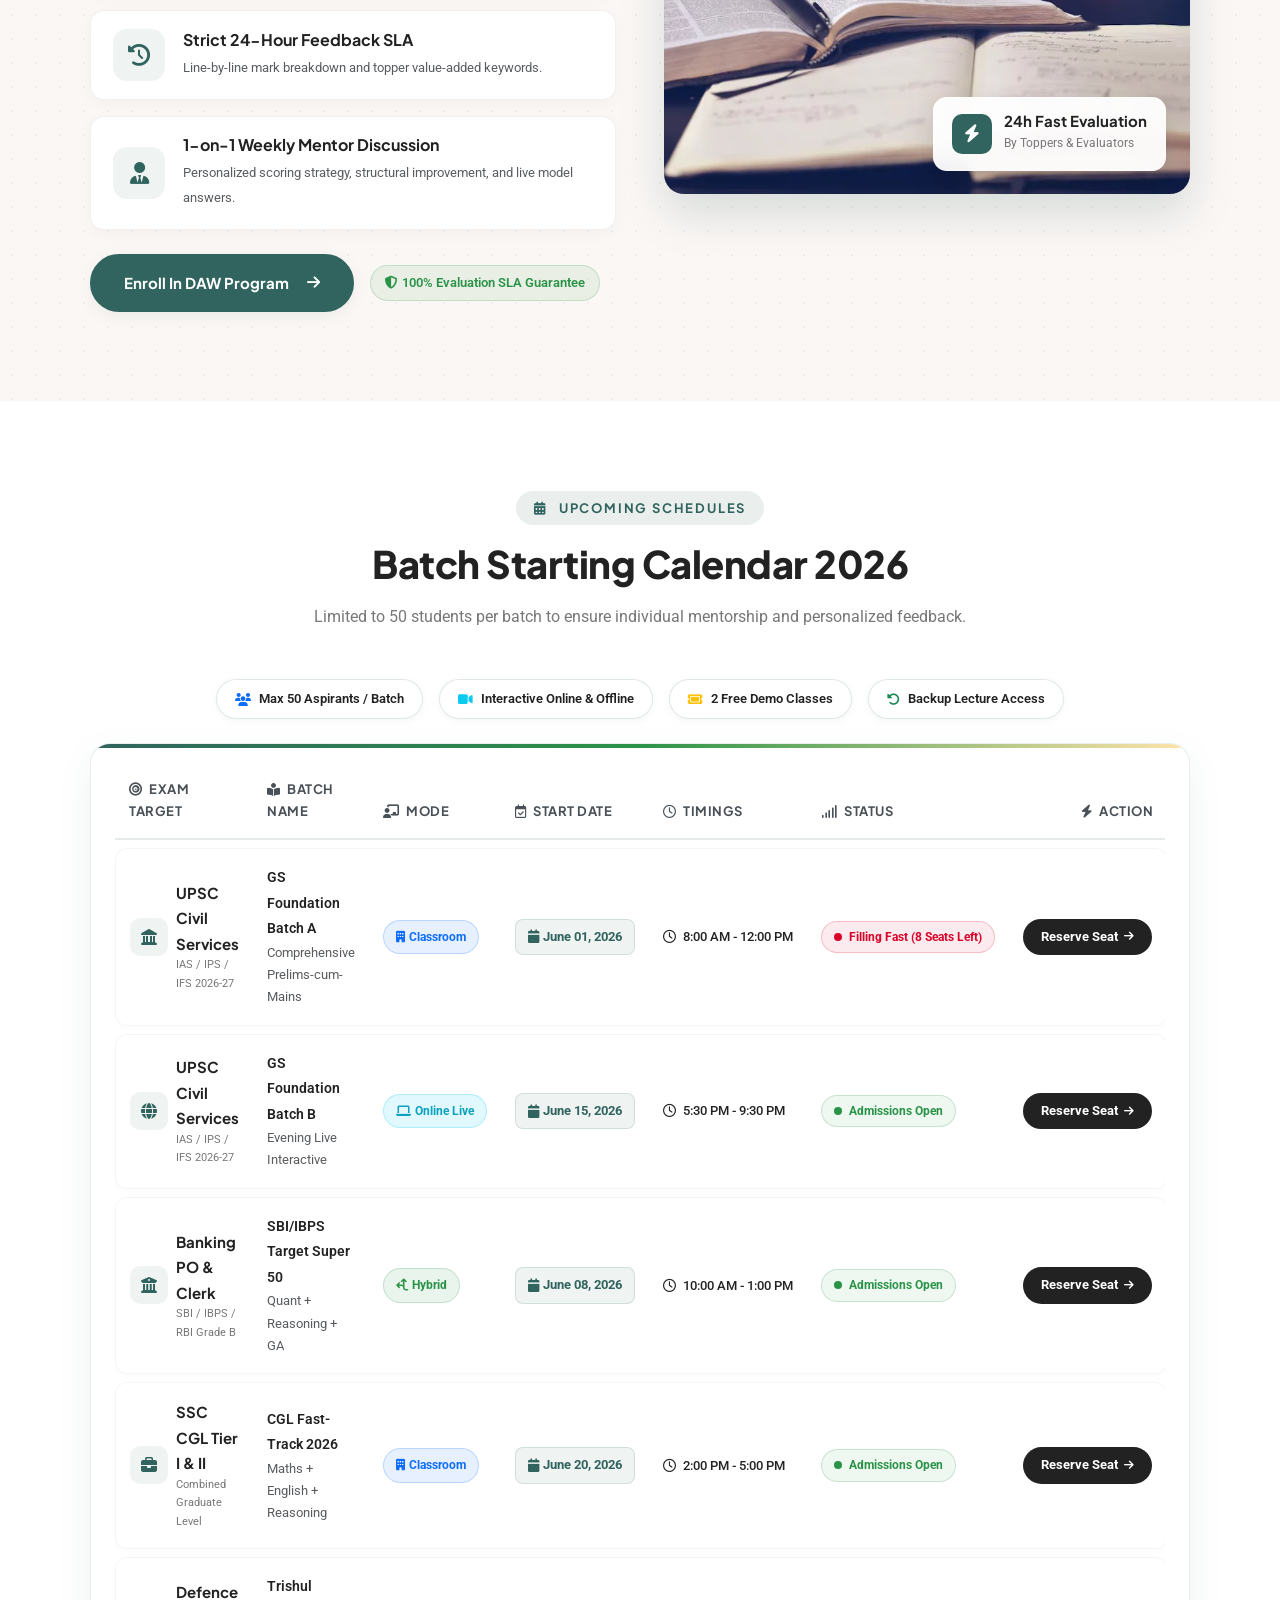
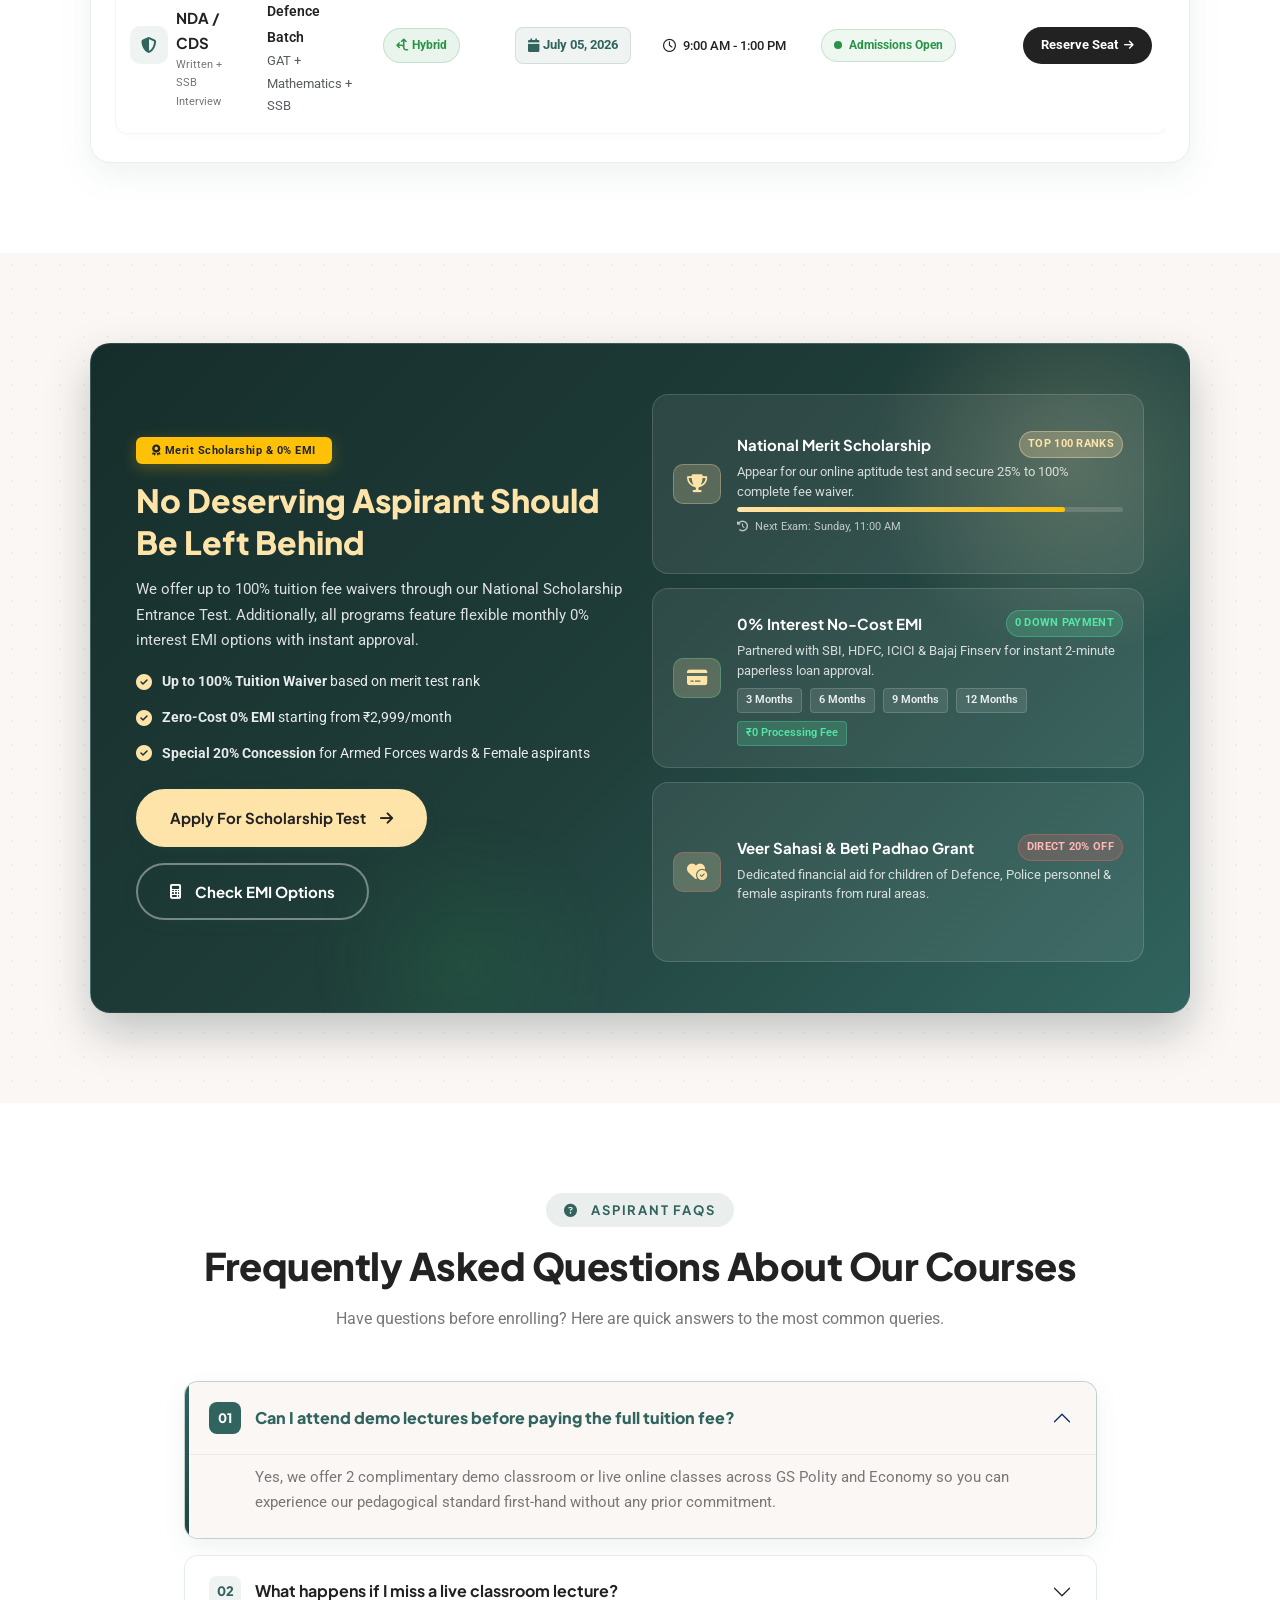
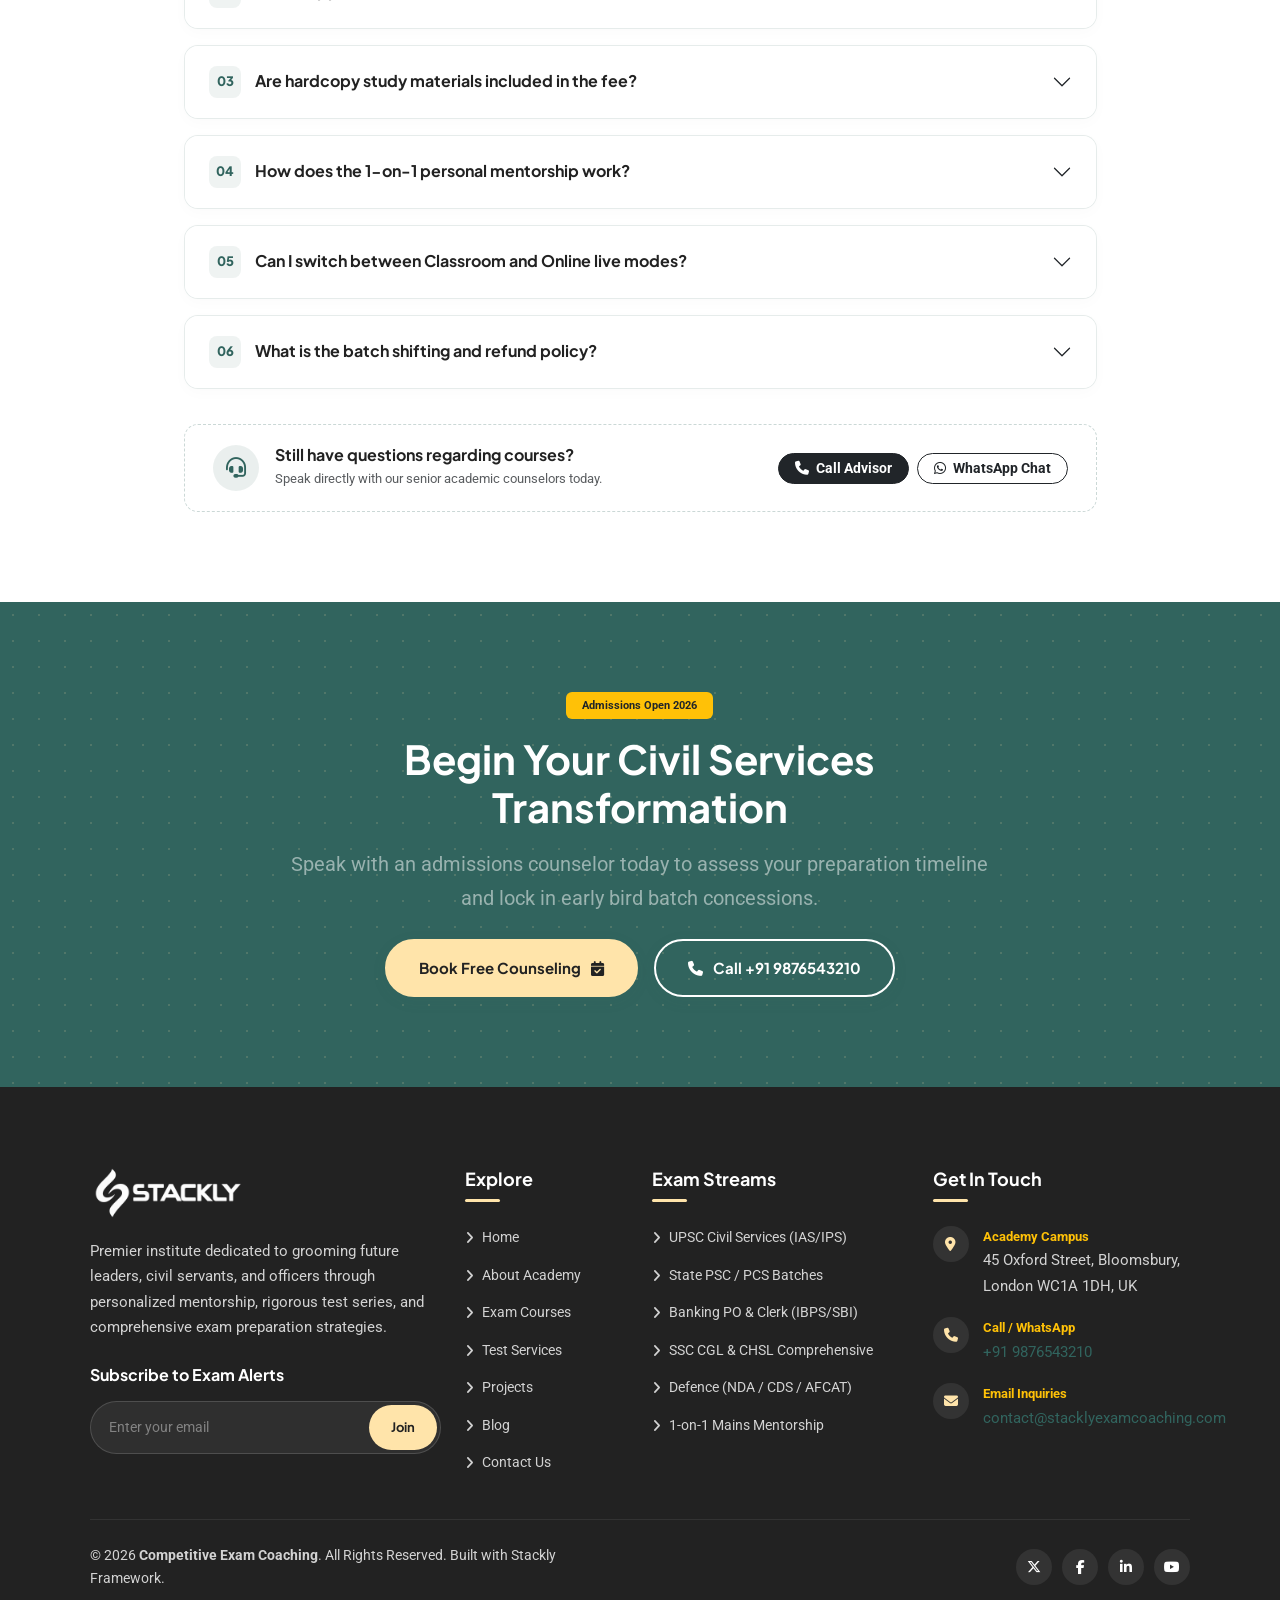
<file: pages/courses.html>
<!doctype html>
<html lang="en">
  <head>
    <meta charset="UTF-8" />
    <meta name="viewport" content="width=device-width, initial-scale=1.0" />
    <title>Courses & Batches - Competitive Exam Coaching</title>
    <link
      rel="shortcut icon"
      href="../assets/images/logoStackly.webp"
      type="image/webp"
    />

    <!-- Bootstrap 5 CSS -->
    <link
      href="https://cdn.jsdelivr.net/npm/bootstrap@5.3.2/dist/css/bootstrap.min.css"
      rel="stylesheet"
    />
    <!-- Font Awesome 6 CDN -->
    <link
      rel="stylesheet"
      href="https://cdnjs.cloudflare.com/ajax/libs/font-awesome/6.6.0/css/all.min.css"
    />
    <!-- Main Custom CSS -->
    <link rel="stylesheet" href="../assets/css/styles.css" />
    <!-- Page Specific CSS -->
    <link rel="stylesheet" href="../assets/css/courses.css" />
  </head>
  <body>
    <!-- HEADER & NAVIGATION (Dynamic Common Component) -->
    <div id="header-placeholder"></div>

    <!-- SECTION 1: Standard Sub-Page Banner & Breadcrumbs -->
    <section class="page-banner-section courses-banner text-center">
      <div class="container banner-content" data-reveal="fade-up">
        <span class="banner-badge"
          ><i class="fa-solid fa-book-open me-2"></i> Academic Programs</span
        >
        <h1 class="banner-title">Courses & Flagship Batches</h1>
        <p class="banner-desc">
          Explore our comprehensively structured courses for UPSC Civil
          Services, State PSC, Banking, SSC CGL, and Defence examinations
          engineered for top rank attainment.
        </p>

        <div class="breadcrumb-nav">
          <a href="../index.html"><i class="fa-solid fa-house"></i> Home</a>
          <span class="separator">/</span>
          <span class="current">Courses</span>
        </div>
      </div>
    </section>

    <!-- SECTION 2: Course Filter Tabs -->
    <section class="section-padding bg-pattern-light pb-0">
      <div class="container">
        <div class="sec-title centered mb-4" data-reveal="fade-up">
          <span class="sub-title">Explore by Exam</span>
          <h2>Choose Your Target Examination</h2>
          <p>
            Filter through our foundation, integrated, and optional subject
            batches.
          </p>
        </div>

        <div
          class="course-filter-nav"
          data-reveal="fade-up"
          data-reveal-delay="100"
        >
          <button class="filter-btn active" data-filter="all">
            All Batches
          </button>
          <button class="filter-btn" data-filter="upsc">
            UPSC Civil Services
          </button>
          <button class="filter-btn" data-filter="statepcs">State PSC</button>
          <button class="filter-btn" data-filter="banking">
            Bank PO & Clerk
          </button>
          <button class="filter-btn" data-filter="ssc">SSC CGL / CHSL</button>
          <button class="filter-btn" data-filter="defence">
            Defence Exams
          </button>
        </div>
      </div>
    </section>

    <!-- SECTION 3: Flagship Batches Grid (Filterable) -->
    <section class="section-padding bg-pattern-light pt-4">
      <div class="container">
        <div class="row g-4">
          <!-- Course 1 -->
          <div
            class="col-lg-4 col-md-6 filterable-item upsc"
            data-reveal="fade-up"
            data-reveal-delay="100"
          >
            <div class="course-card">
              <div class="course-thumb">
                <img
                  src="../assets/images/courses/course-card-img-1.webp"
                  alt="UPSC Foundation"
                />
                <span class="course-badge">UPSC CSE</span>
              </div>
              <div class="course-content">
                <div class="course-meta">
                  <span><i class="fa-solid fa-clock"></i> 12 Months</span>
                  <span><i class="fa-solid fa-book"></i> GS I-IV + CSAT</span>
                </div>
                <h4 class="course-title">
                  <a href="#">UPSC GS Prelims + Mains Super 50 Comprehensive</a>
                </h4>
                <p class="course-desc">
                  Complete NCERT base, standard reference books, daily answer
                  evaluation, and 45 full-length test simulations.
                </p>
                <div class="course-footer">
                  <div class="course-price">
                    ₹85,000 <span class="old">₹1,10,000</span>
                  </div>
                  <a
                    href="#"
                    class="btn btn-sm btn-outline-dark rounded-pill px-3 fw-bold"
                    >Enroll Now</a
                  >
                </div>
              </div>
            </div>
          </div>

          <!-- Course 2 -->
          <div
            class="col-lg-4 col-md-6 filterable-item statepcs"
            data-reveal="fade-up"
            data-reveal-delay="200"
          >
            <div class="course-card">
              <div class="course-thumb">
                <img
                  src="../assets/images/courses/course-card-img-2.webp"
                  alt="State PCS"
                />
                <span class="course-badge badge-gold">State PSC</span>
              </div>
              <div class="course-content">
                <div class="course-meta">
                  <span><i class="fa-solid fa-clock"></i> 9 Months</span>
                  <span
                    ><i class="fa-solid fa-map-location-dot"></i> State
                    Specific</span
                  >
                </div>
                <h4 class="course-title">
                  <a href="#"
                    >State Civil Services (PCS) Master Integrated Batch</a
                  >
                </h4>
                <p class="course-desc">
                  Special emphasis on state geography, culture, administrative
                  history, and regional language papers.
                </p>
                <div class="course-footer">
                  <div class="course-price">
                    ₹55,000 <span class="old">₹70,000</span>
                  </div>
                  <a
                    href="#"
                    class="btn btn-sm btn-outline-dark rounded-pill px-3 fw-bold"
                    >Enroll Now</a
                  >
                </div>
              </div>
            </div>
          </div>

          <!-- Course 3 -->
          <div
            class="col-lg-4 col-md-6 filterable-item banking"
            data-reveal="fade-up"
            data-reveal-delay="300"
          >
            <div class="course-card">
              <div class="course-thumb">
                <img
                  src="../assets/images/courses/course-card-img-3.webp"
                  alt="Bank PO"
                />
                <span class="course-badge">Banking</span>
              </div>
              <div class="course-content">
                <div class="course-meta">
                  <span><i class="fa-solid fa-clock"></i> 6 Months</span>
                  <span><i class="fa-solid fa-calculator"></i> Quant & DI</span>
                </div>
                <h4 class="course-title">
                  <a href="#"
                    >Bank PO & Clerk (SBI, IBPS, RBI) Rapid Target Batch</a
                  >
                </h4>
                <p class="course-desc">
                  Vedic mathematics shortcuts, dynamic puzzles, banking
                  awareness, and 120+ computer-based speed mocks.
                </p>
                <div class="course-footer">
                  <div class="course-price">
                    ₹32,000 <span class="old">₹42,000</span>
                  </div>
                  <a
                    href="#"
                    class="btn btn-sm btn-outline-dark rounded-pill px-3 fw-bold"
                    >Enroll Now</a
                  >
                </div>
              </div>
            </div>
          </div>

          <!-- Course 4 -->
          <div
            class="col-lg-4 col-md-6 filterable-item ssc"
            data-reveal="fade-up"
            data-reveal-delay="100"
          >
            <div class="course-card">
              <div class="course-thumb">
                <img
                  src="../assets/images/courses/course-card-img-4.webp"
                  alt="SSC CGL"
                />
                <span class="course-badge">SSC Exams</span>
              </div>
              <div class="course-content">
                <div class="course-meta">
                  <span><i class="fa-solid fa-clock"></i> 6 Months</span>
                  <span
                    ><i class="fa-solid fa-layer-group"></i> Tier I + Tier
                    II</span
                  >
                </div>
                <h4 class="course-title">
                  <a href="#"
                    >SSC CGL & CHSL Complete Officer Batch (Tier I & II)</a
                  >
                </h4>
                <p class="course-desc">
                  Advanced geometry, algebra, English comprehension, and
                  computer typing module training.
                </p>
                <div class="course-footer">
                  <div class="course-price">
                    ₹28,000 <span class="old">₹36,000</span>
                  </div>
                  <a
                    href="#"
                    class="btn btn-sm btn-outline-dark rounded-pill px-3 fw-bold"
                    >Enroll Now</a
                  >
                </div>
              </div>
            </div>
          </div>

          <!-- Course 5 -->
          <div
            class="col-lg-4 col-md-6 filterable-item defence"
            data-reveal="fade-up"
            data-reveal-delay="200"
          >
            <div class="course-card">
              <div class="course-thumb">
                <img
                  src="../assets/images/courses/course-card-img-5.webp"
                  alt="NDA CDS Defence"
                />
                <span class="course-badge badge-gold">Defence</span>
              </div>
              <div class="course-content">
                <div class="course-meta">
                  <span><i class="fa-solid fa-clock"></i> 6 Months</span>
                  <span><i class="fa-solid fa-shield"></i> Written + SSB</span>
                </div>
                <h4 class="course-title">
                  <a href="#"
                    >NDA, CDS & AFCAT Written + SSB Personality Batch</a
                  >
                </h4>
                <p class="course-desc">
                  Mathematics & General Ability Test coaching plus 2-week
                  intensive SSB psychological training.
                </p>
                <div class="course-footer">
                  <div class="course-price">
                    ₹40,000 <span class="old">₹52,000</span>
                  </div>
                  <a
                    href="#"
                    class="btn btn-sm btn-outline-dark rounded-pill px-3 fw-bold"
                    >Enroll Now</a
                  >
                </div>
              </div>
            </div>
          </div>

          <!-- Course 6 -->
          <div
            class="col-lg-4 col-md-6 filterable-item upsc"
            data-reveal="fade-up"
            data-reveal-delay="300"
          >
            <div class="course-card">
              <div class="course-thumb">
                <img
                  src="../assets/images/courses/course-card-img-6.webp"
                  alt="2-Year UPSC Foundation"
                />
                <span class="course-badge">UPSC 2-Year</span>
              </div>
              <div class="course-content">
                <div class="course-meta">
                  <span><i class="fa-solid fa-clock"></i> 24 Months</span>
                  <span
                    ><i class="fa-solid fa-graduation-cap"></i> College
                    Integrated</span
                  >
                </div>
                <h4 class="course-title">
                  <a href="#"
                    >2-Year Undergrad Integrated Civil Services Foundation</a
                  >
                </h4>
                <p class="course-desc">
                  Specially designed for 1st & 2nd year college students to
                  build early conceptual foundations without stress.
                </p>
                <div class="course-footer">
                  <div class="course-price">
                    ₹1,35,000 <span class="old">₹1,75,000</span>
                  </div>
                  <a
                    href="#"
                    class="btn btn-sm btn-outline-dark rounded-pill px-3 fw-bold"
                    >Enroll Now</a
                  >
                </div>
              </div>
            </div>
          </div>
        </div>
      </div>
    </section>

    <!-- SECTION 4: Optional Subject Specializations -->
    <section class="section-padding">
      <div class="container">
        <div class="sec-title centered" data-reveal="fade-up">
          <span class="sub-title color-two">Optional Papers</span>
          <h2>UPSC Mains Optional Subject Masterclasses</h2>
          <p>
            Score 300+ in your optional subject under the guidance of top
            university professors and subject toppers.
          </p>
        </div>

        <div class="row g-4">
          <div
            class="col-lg-3 col-md-6"
            data-reveal="fade-up"
            data-reveal-delay="100"
          >
            <div class="optional-card">
              <div class="optional-icon">
                <i class="fa-solid fa-building-columns"></i>
              </div>
              <h5 class="fw-bold mb-1">Public Administration</h5>
              <p class="text-muted small mb-2">By Dr. Alisha Verma (Ex-IAS)</p>
              <span class="badge bg-light text-dark border">Paper I & II</span>
            </div>
          </div>

          <div
            class="col-lg-3 col-md-6"
            data-reveal="fade-up"
            data-reveal-delay="200"
          >
            <div class="optional-card">
              <div class="optional-icon">
                <i class="fa-solid fa-landmark"></i>
              </div>
              <h5 class="fw-bold mb-1">History Optional</h5>
              <p class="text-muted small mb-2">By Prof. Rajesh Malhotra</p>
              <span class="badge bg-light text-dark border"
                >Ancient to Modern</span
              >
            </div>
          </div>

          <div
            class="col-lg-3 col-md-6"
            data-reveal="fade-up"
            data-reveal-delay="300"
          >
            <div class="optional-card">
              <div class="optional-icon">
                <i class="fa-solid fa-earth-americas"></i>
              </div>
              <h5 class="fw-bold mb-1">Geography Optional</h5>
              <p class="text-muted small mb-2">By Dr. K. Ramanathan</p>
              <span class="badge bg-light text-dark border"
                >Physical & Human Geo</span
              >
            </div>
          </div>

          <div
            class="col-lg-3 col-md-6"
            data-reveal="fade-up"
            data-reveal-delay="400"
          >
            <div class="optional-card">
              <div class="optional-icon"><i class="fa-solid fa-users"></i></div>
              <h5 class="fw-bold mb-1">Sociology Optional</h5>
              <p class="text-muted small mb-2">By Dr. Smita Nair</p>
              <span class="badge bg-light text-dark border"
                >Thinkers & Indian Society</span
              >
            </div>
          </div>
        </div>
      </div>
    </section>

    <!-- SECTION 5: Daily Answer Writing & Mentorship Modules -->
    <section class="section-padding bg-pattern-light daw-section">
      <div class="container">
        <div class="row align-items-center g-5">
          <div class="col-lg-6" data-reveal="fade-right">
            <div class="sec-title mb-4">
              <span class="sub-title color-four"
                ><i class="fa-solid fa-pen-nib me-1"></i> Mains Booster</span
              >
              <h2>Year-Long Daily Answer Writing (DAW) Program</h2>
              <p class="mb-4">
                The only surefire way to crack the Mains exam is relentless
                writing practice. Join our DAW program and submit answers daily
                for expert reviews.
              </p>
            </div>
            <div class="d-flex flex-column gap-3 mb-4 daw-feature-list">
              <div
                class="daw-feature-card"
                data-reveal="fade-up"
                data-reveal-delay="100"
              >
                <div class="daw-icon-box">
                  <i class="fa-solid fa-calendar-check"></i>
                </div>
                <div class="daw-feature-text">
                  <h6 class="mb-1 fw-bold">2 Questions Daily (Mon - Fri)</h6>
                  <small class="text-muted"
                    >Directly mapped to GS-I, II, III & IV static and current
                    themes.</small
                  >
                </div>
              </div>
              <div
                class="daw-feature-card"
                data-reveal="fade-up"
                data-reveal-delay="200"
              >
                <div class="daw-icon-box">
                  <i class="fa-solid fa-clock-rotate-left"></i>
                </div>
                <div class="daw-feature-text">
                  <h6 class="mb-1 fw-bold">Strict 24-Hour Feedback SLA</h6>
                  <small class="text-muted"
                    >Line-by-line mark breakdown and topper value-added
                    keywords.</small
                  >
                </div>
              </div>
              <div
                class="daw-feature-card"
                data-reveal="fade-up"
                data-reveal-delay="300"
              >
                <div class="daw-icon-box">
                  <i class="fa-solid fa-user-tie"></i>
                </div>
                <div class="daw-feature-text">
                  <h6 class="mb-1 fw-bold">1-on-1 Weekly Mentor Discussion</h6>
                  <small class="text-muted"
                    >Personalized scoring strategy, structural improvement, and
                    live model answers.</small
                  >
                </div>
              </div>
            </div>
            <div class="d-flex align-items-center gap-3 flex-wrap">
              <a href="#" class="theme-btn btn-primary-theme daw-cta-btn"
                >Enroll in DAW Program
                <i class="fa-solid fa-arrow-right ms-2"></i
              ></a>
              <span class="daw-guarantee-badge">
                <i class="fa-solid fa-shield-halved me-1"></i> 100% Evaluation
                SLA Guarantee
              </span>
            </div>
          </div>

          <div class="col-lg-6" data-reveal="fade-left">
            <div class="daw-image-wrapper">
              <img
                src="../assets/images/home/home-blog-img-1.webp"
                alt="Answer Writing Notes"
                class="rounded-4 shadow-lg w-100 object-fit-cover daw-main-img"
                style="height: 440px"
              />
              <div
                class="daw-floating-card daw-float-top"
                data-reveal="zoom-in"
                data-reveal-delay="200"
              >
                <div class="daw-float-icon">
                  <i class="fa-solid fa-award"></i>
                </div>
                <div>
                  <strong>94.2%</strong>
                  <span>Mains Quality Score</span>
                </div>
              </div>
              <div
                class="daw-floating-card daw-float-bottom"
                data-reveal="zoom-in"
                data-reveal-delay="400"
              >
                <div class="daw-float-icon">
                  <i class="fa-solid fa-bolt"></i>
                </div>
                <div>
                  <strong>24h Fast Evaluation</strong>
                  <span>By Toppers & Evaluators</span>
                </div>
              </div>
            </div>
          </div>
        </div>
      </div>
    </section>

    <!-- SECTION 6: Batch Starting Dates Calendar -->
    <section class="section-padding batch-calendar-section">
      <div class="container">
        <div class="sec-title centered" data-reveal="fade-up">
          <span class="sub-title"
            ><i class="fa-solid fa-calendar-days me-1"></i> Upcoming
            Schedules</span
          >
          <h2>Batch Starting Calendar 2026</h2>
          <p>
            Limited to 50 students per batch to ensure individual mentorship and
            personalized feedback.
          </p>
        </div>

        <div
          class="batch-highlights-bar d-flex justify-content-center flex-wrap gap-3 mb-4"
          data-reveal="fade-up"
          data-reveal-delay="100"
        >
          <div class="batch-pill">
            <i class="fa-solid fa-users text-primary"></i> Max 50 Aspirants /
            Batch
          </div>
          <div class="batch-pill">
            <i class="fa-solid fa-video text-info"></i> Interactive Online &
            Offline
          </div>
          <div class="batch-pill">
            <i class="fa-solid fa-ticket text-warning"></i> 2 Free Demo Classes
          </div>
          <div class="batch-pill">
            <i class="fa-solid fa-rotate-left text-success"></i> Backup Lecture
            Access
          </div>
        </div>

        <div
          class="batch-calendar-table"
          data-reveal="fade-up"
          data-reveal-delay="200"
        >
          <div class="table-responsive">
            <table class="table align-middle batch-table">
              <thead>
                <tr>
                  <th><i class="fa-solid fa-bullseye me-1"></i> Exam Target</th>
                  <th>
                    <i class="fa-solid fa-book-open-reader me-1"></i> Batch Name
                  </th>
                  <th><i class="fa-solid fa-chalkboard-user me-1"></i> Mode</th>
                  <th>
                    <i class="fa-regular fa-calendar-check me-1"></i> Start Date
                  </th>
                  <th><i class="fa-regular fa-clock me-1"></i> Timings</th>
                  <th><i class="fa-solid fa-signal me-1"></i> Status</th>
                  <th class="text-end">
                    <i class="fa-solid fa-bolt me-1"></i> Action
                  </th>
                </tr>
              </thead>
              <tbody>
                <tr class="batch-row">
                  <td>
                    <div class="d-flex align-items-center gap-2">
                      <div class="batch-exam-icon">
                        <i class="fa-solid fa-landmark"></i>
                      </div>
                      <div>
                        <strong class="batch-target-name"
                          >UPSC Civil Services</strong
                        >
                        <div class="batch-sub-tag">IAS / IPS / IFS 2026-27</div>
                      </div>
                    </div>
                  </td>
                  <td>
                    <span class="batch-course-name">GS Foundation Batch A</span>
                    <small class="d-block text-muted"
                      >Comprehensive Prelims-cum-Mains</small
                    >
                  </td>
                  <td>
                    <span class="batch-mode-badge mode-classroom"
                      ><i class="fa-solid fa-building me-1"></i> Classroom</span
                    >
                  </td>
                  <td>
                    <span class="batch-date-badge"
                      ><i class="fa-solid fa-calendar me-1"></i> June 01,
                      2026</span
                    >
                  </td>
                  <td>
                    <span class="batch-time-info"
                      ><i class="fa-regular fa-clock me-1"></i> 8:00 AM - 12:00
                      PM</span
                    >
                  </td>
                  <td>
                    <span class="batch-status-badge status-urgent">
                      <span class="status-pulse-dot"></span> Filling Fast (8
                      Seats Left)
                    </span>
                  </td>
                  <td class="text-end">
                    <a href="#" class="batch-reserve-btn"
                      >Reserve Seat <i class="fa-solid fa-arrow-right"></i
                    ></a>
                  </td>
                </tr>

                <tr class="batch-row">
                  <td>
                    <div class="d-flex align-items-center gap-2">
                      <div class="batch-exam-icon">
                        <i class="fa-solid fa-globe"></i>
                      </div>
                      <div>
                        <strong class="batch-target-name"
                          >UPSC Civil Services</strong
                        >
                        <div class="batch-sub-tag">IAS / IPS / IFS 2026-27</div>
                      </div>
                    </div>
                  </td>
                  <td>
                    <span class="batch-course-name">GS Foundation Batch B</span>
                    <small class="d-block text-muted"
                      >Evening Live Interactive</small
                    >
                  </td>
                  <td>
                    <span class="batch-mode-badge mode-online"
                      ><i class="fa-solid fa-laptop me-1"></i> Online Live</span
                    >
                  </td>
                  <td>
                    <span class="batch-date-badge"
                      ><i class="fa-solid fa-calendar me-1"></i> June 15,
                      2026</span
                    >
                  </td>
                  <td>
                    <span class="batch-time-info"
                      ><i class="fa-regular fa-clock me-1"></i> 5:30 PM - 9:30
                      PM</span
                    >
                  </td>
                  <td>
                    <span class="batch-status-badge status-open">
                      <span class="status-pulse-dot"></span> Admissions Open
                    </span>
                  </td>
                  <td class="text-end">
                    <a href="#" class="batch-reserve-btn"
                      >Reserve Seat <i class="fa-solid fa-arrow-right"></i
                    ></a>
                  </td>
                </tr>

                <tr class="batch-row">
                  <td>
                    <div class="d-flex align-items-center gap-2">
                      <div class="batch-exam-icon">
                        <i class="fa-solid fa-building-columns"></i>
                      </div>
                      <div>
                        <strong class="batch-target-name"
                          >Banking PO & Clerk</strong
                        >
                        <div class="batch-sub-tag">
                          SBI / IBPS / RBI Grade B
                        </div>
                      </div>
                    </div>
                  </td>
                  <td>
                    <span class="batch-course-name"
                      >SBI/IBPS Target Super 50</span
                    >
                    <small class="d-block text-muted"
                      >Quant + Reasoning + GA</small
                    >
                  </td>
                  <td>
                    <span class="batch-mode-badge mode-hybrid"
                      ><i class="fa-solid fa-arrows-split-up-and-left me-1"></i>
                      Hybrid</span
                    >
                  </td>
                  <td>
                    <span class="batch-date-badge"
                      ><i class="fa-solid fa-calendar me-1"></i> June 08,
                      2026</span
                    >
                  </td>
                  <td>
                    <span class="batch-time-info"
                      ><i class="fa-regular fa-clock me-1"></i> 10:00 AM - 1:00
                      PM</span
                    >
                  </td>
                  <td>
                    <span class="batch-status-badge status-open">
                      <span class="status-pulse-dot"></span> Admissions Open
                    </span>
                  </td>
                  <td class="text-end">
                    <a href="#" class="batch-reserve-btn"
                      >Reserve Seat <i class="fa-solid fa-arrow-right"></i
                    ></a>
                  </td>
                </tr>

                <tr class="batch-row">
                  <td>
                    <div class="d-flex align-items-center gap-2">
                      <div class="batch-exam-icon">
                        <i class="fa-solid fa-briefcase"></i>
                      </div>
                      <div>
                        <strong class="batch-target-name"
                          >SSC CGL Tier I & II</strong
                        >
                        <div class="batch-sub-tag">Combined Graduate Level</div>
                      </div>
                    </div>
                  </td>
                  <td>
                    <span class="batch-course-name">CGL Fast-Track 2026</span>
                    <small class="d-block text-muted"
                      >Maths + English + Reasoning</small
                    >
                  </td>
                  <td>
                    <span class="batch-mode-badge mode-classroom"
                      ><i class="fa-solid fa-building me-1"></i> Classroom</span
                    >
                  </td>
                  <td>
                    <span class="batch-date-badge"
                      ><i class="fa-solid fa-calendar me-1"></i> June 20,
                      2026</span
                    >
                  </td>
                  <td>
                    <span class="batch-time-info"
                      ><i class="fa-regular fa-clock me-1"></i> 2:00 PM - 5:00
                      PM</span
                    >
                  </td>
                  <td>
                    <span class="batch-status-badge status-open">
                      <span class="status-pulse-dot"></span> Admissions Open
                    </span>
                  </td>
                  <td class="text-end">
                    <a href="#" class="batch-reserve-btn"
                      >Reserve Seat <i class="fa-solid fa-arrow-right"></i
                    ></a>
                  </td>
                </tr>

                <tr class="batch-row">
                  <td>
                    <div class="d-flex align-items-center gap-2">
                      <div class="batch-exam-icon">
                        <i class="fa-solid fa-shield-halved"></i>
                      </div>
                      <div>
                        <strong class="batch-target-name"
                          >Defence NDA / CDS</strong
                        >
                        <div class="batch-sub-tag">Written + SSB Interview</div>
                      </div>
                    </div>
                  </td>
                  <td>
                    <span class="batch-course-name">Trishul Defence Batch</span>
                    <small class="d-block text-muted"
                      >GAT + Mathematics + SSB</small
                    >
                  </td>
                  <td>
                    <span class="batch-mode-badge mode-hybrid"
                      ><i class="fa-solid fa-arrows-split-up-and-left me-1"></i>
                      Hybrid</span
                    >
                  </td>
                  <td>
                    <span class="batch-date-badge"
                      ><i class="fa-solid fa-calendar me-1"></i> July 05,
                      2026</span
                    >
                  </td>
                  <td>
                    <span class="batch-time-info"
                      ><i class="fa-regular fa-clock me-1"></i> 9:00 AM - 1:00
                      PM</span
                    >
                  </td>
                  <td>
                    <span class="batch-status-badge status-open">
                      <span class="status-pulse-dot"></span> Admissions Open
                    </span>
                  </td>
                  <td class="text-end">
                    <a href="#" class="batch-reserve-btn"
                      >Reserve Seat <i class="fa-solid fa-arrow-right"></i
                    ></a>
                  </td>
                </tr>
              </tbody>
            </table>
          </div>
        </div>
      </div>
    </section>

    <!-- SECTION 7: Scholarship Scheme & Flexible EMI -->
    <section class="section-padding bg-pattern-light scholarship-section">
      <div class="container">
        <div class="scholarship-banner">
          <div class="row align-items-center g-4">
            <div class="col-lg-6" data-reveal="fade-right">
              <span
                class="badge bg-warning text-dark px-3 py-2 fw-bold mb-3 scholarship-tag"
                ><i class="fa-solid fa-award me-1"></i> Merit Scholarship & 0%
                EMI</span
              >
              <h3 class="scholarship-heading">
                No Deserving Aspirant Should Be Left Behind
              </h3>
              <p class="scholarship-desc">
                We offer up to 100% tuition fee waivers through our National
                Scholarship Entrance Test. Additionally, all programs feature
                flexible monthly 0% interest EMI options with instant approval.
              </p>

              <div class="scholarship-checklist mb-4">
                <div class="scholarship-check-item">
                  <i class="fa-solid fa-circle-check"></i>
                  <span
                    ><strong>Up to 100% Tuition Waiver</strong> based on merit
                    test rank</span
                  >
                </div>
                <div class="scholarship-check-item">
                  <i class="fa-solid fa-circle-check"></i>
                  <span
                    ><strong>Zero-Cost 0% EMI</strong> starting from
                    ₹2,999/month</span
                  >
                </div>
                <div class="scholarship-check-item">
                  <i class="fa-solid fa-circle-check"></i>
                  <span
                    ><strong>Special 20% Concession</strong> for Armed Forces
                    wards & Female aspirants</span
                  >
                </div>
              </div>

              <div class="d-flex gap-3 flex-wrap">
                <a
                  href="#"
                  class="theme-btn btn-secondary-theme scholarship-btn"
                  >Apply for Scholarship Test
                  <i class="fa-solid fa-arrow-right ms-1"></i
                ></a>
                <a
                  href="#"
                  class="theme-btn btn-outline-light-theme scholarship-btn-outline"
                  ><i class="fa-solid fa-calculator me-1"></i> Check EMI
                  Options</a
                >
              </div>
            </div>

            <div class="col-lg-6" data-reveal="fade-left">
              <div class="scholarship-cards-grid">
                <!-- Scholarship Tier Card -->
                <div
                  class="scholarship-perk-card"
                  data-reveal="fade-up"
                  data-reveal-delay="100"
                >
                  <div class="perk-icon-wrap icon-gold">
                    <i class="fa-solid fa-trophy"></i>
                  </div>
                  <div class="perk-content">
                    <div
                      class="d-flex justify-content-between align-items-center mb-1"
                    >
                      <h5 class="perk-title">National Merit Scholarship</h5>
                      <span class="perk-badge badge-gold">Top 100 Ranks</span>
                    </div>
                    <p class="perk-text">
                      Appear for our online aptitude test and secure 25% to 100%
                      complete fee waiver.
                    </p>
                    <div class="perk-progress-bar">
                      <div class="perk-progress" style="width: 85%"></div>
                    </div>
                    <span class="perk-footnote"
                      ><i class="fa-solid fa-clock-rotate-left me-1"></i> Next
                      Exam: Sunday, 11:00 AM</span
                    >
                  </div>
                </div>

                <!-- 0% EMI Card -->
                <div
                  class="scholarship-perk-card"
                  data-reveal="fade-up"
                  data-reveal-delay="200"
                >
                  <div class="perk-icon-wrap icon-teal">
                    <i class="fa-solid fa-credit-card"></i>
                  </div>
                  <div class="perk-content">
                    <div
                      class="d-flex justify-content-between align-items-center mb-1"
                    >
                      <h5 class="perk-title">0% Interest No-Cost EMI</h5>
                      <span class="perk-badge badge-teal">0 Down Payment</span>
                    </div>
                    <p class="perk-text">
                      Partnered with SBI, HDFC, ICICI & Bajaj Finserv for
                      instant 2-minute paperless loan approval.
                    </p>
                    <div class="emi-banks-pills d-flex gap-2 flex-wrap mt-2">
                      <span class="bank-pill">3 Months</span>
                      <span class="bank-pill">6 Months</span>
                      <span class="bank-pill">9 Months</span>
                      <span class="bank-pill">12 Months</span>
                      <span class="bank-pill highlight">₹0 Processing Fee</span>
                    </div>
                  </div>
                </div>

                <!-- Special Category Grant Card -->
                <div
                  class="scholarship-perk-card"
                  data-reveal="fade-up"
                  data-reveal-delay="300"
                >
                  <div class="perk-icon-wrap icon-coral">
                    <i class="fa-solid fa-heart-circle-check"></i>
                  </div>
                  <div class="perk-content">
                    <div
                      class="d-flex justify-content-between align-items-center mb-1"
                    >
                      <h5 class="perk-title">
                        Veer Sahasi & Beti Padhao Grant
                      </h5>
                      <span class="perk-badge badge-coral">Direct 20% Off</span>
                    </div>
                    <p class="perk-text">
                      Dedicated financial aid for children of Defence, Police
                      personnel & female aspirants from rural areas.
                    </p>
                  </div>
                </div>
              </div>
            </div>
          </div>
        </div>
      </div>
    </section>

    <!-- SECTION 8: Frequently Asked Course Questions (Accordion) -->
    <section class="section-padding">
      <div class="container">
        <div class="sec-title centered" data-reveal="fade-up">
          <span class="sub-title"
            ><i class="fa-solid fa-circle-question me-1"></i> Aspirant
            FAQs</span
          >
          <h2>Frequently Asked Questions About Our Courses</h2>
          <p>
            Have questions before enrolling? Here are quick answers to the most
            common queries.
          </p>
        </div>

        <div class="row justify-content-center">
          <div class="col-lg-10" data-reveal="fade-up" data-reveal-delay="100">
            <div class="accordion course-faq-accordion" id="courseFaq">
              <div class="accordion-item">
                <h2 class="accordion-header">
                  <button
                    class="accordion-button"
                    type="button"
                    data-bs-toggle="collapse"
                    data-bs-target="#faq1"
                  >
                    <span class="faq-q-badge">01</span>
                    Can I attend demo lectures before paying the full tuition
                    fee?
                  </button>
                </h2>
                <div
                  id="faq1"
                  class="accordion-collapse collapse show"
                  data-bs-parent="#courseFaq"
                >
                  <div class="accordion-body">
                    Yes, we offer 2 complimentary demo classroom or live online
                    classes across GS Polity and Economy so you can experience
                    our pedagogical standard first-hand without any prior
                    commitment.
                  </div>
                </div>
              </div>

              <div class="accordion-item">
                <h2 class="accordion-header">
                  <button
                    class="accordion-button collapsed"
                    type="button"
                    data-bs-toggle="collapse"
                    data-bs-target="#faq2"
                  >
                    <span class="faq-q-badge">02</span>
                    What happens if I miss a live classroom lecture?
                  </button>
                </h2>
                <div
                  id="faq2"
                  class="accordion-collapse collapse"
                  data-bs-parent="#courseFaq"
                >
                  <div class="accordion-body">
                    All classroom lectures are recorded in high definition and
                    uploaded to your student portal within 3 hours. You have
                    unlimited re-watch access for the entire duration of your
                    enrolled batch.
                  </div>
                </div>
              </div>

              <div class="accordion-item">
                <h2 class="accordion-header">
                  <button
                    class="accordion-button collapsed"
                    type="button"
                    data-bs-toggle="collapse"
                    data-bs-target="#faq3"
                  >
                    <span class="faq-q-badge">03</span>
                    Are hardcopy study materials included in the fee?
                  </button>
                </h2>
                <div
                  id="faq3"
                  class="accordion-collapse collapse"
                  data-bs-parent="#courseFaq"
                >
                  <div class="accordion-body">
                    Yes! All 14 volumes of comprehensive static GS booklets,
                    previous 10 years solved question compilations, and monthly
                    current affairs summaries are included and delivered to your
                    address at zero extra cost.
                  </div>
                </div>
              </div>

              <div class="accordion-item">
                <h2 class="accordion-header">
                  <button
                    class="accordion-button collapsed"
                    type="button"
                    data-bs-toggle="collapse"
                    data-bs-target="#faq4"
                  >
                    <span class="faq-q-badge">04</span>
                    How does the 1-on-1 personal mentorship work?
                  </button>
                </h2>
                <div
                  id="faq4"
                  class="accordion-collapse collapse"
                  data-bs-parent="#courseFaq"
                >
                  <div class="accordion-body">
                    You will be assigned a dedicated full-time academic mentor.
                    You will have a scheduled weekly 30-minute review call (in
                    person or video) to discuss your test scores, revision
                    schedule, and answer writing queries.
                  </div>
                </div>
              </div>

              <div class="accordion-item">
                <h2 class="accordion-header">
                  <button
                    class="accordion-button collapsed"
                    type="button"
                    data-bs-toggle="collapse"
                    data-bs-target="#faq5"
                  >
                    <span class="faq-q-badge">05</span>
                    Can I switch between Classroom and Online live modes?
                  </button>
                </h2>
                <div
                  id="faq5"
                  class="accordion-collapse collapse"
                  data-bs-parent="#courseFaq"
                >
                  <div class="accordion-body">
                    Yes, flexibility is a core pillar of our coaching program.
                    You can submit a simple mode-transfer request through the
                    student portal with 48 hours notice, without any
                    administrative transfer penalties.
                  </div>
                </div>
              </div>

              <div class="accordion-item">
                <h2 class="accordion-header">
                  <button
                    class="accordion-button collapsed"
                    type="button"
                    data-bs-toggle="collapse"
                    data-bs-target="#faq6"
                  >
                    <span class="faq-q-badge">06</span>
                    What is the batch shifting and refund policy?
                  </button>
                </h2>
                <div
                  id="faq6"
                  class="accordion-collapse collapse"
                  data-bs-parent="#courseFaq"
                >
                  <div class="accordion-body">
                    If your college schedule or work shifts occur, you can pause
                    or shift your batch up to 2 times within a 12-month period
                    at zero fees. We also maintain a transparent 7-day initial
                    money-back guarantee.
                  </div>
                </div>
              </div>
            </div>

            <!-- FAQ Helper Box -->
            <div
              class="faq-help-box"
              data-reveal="fade-up"
              data-reveal-delay="200"
            >
              <div class="d-flex align-items-center gap-3">
                <div class="faq-help-icon">
                  <i class="fa-solid fa-headset"></i>
                </div>
                <div>
                  <h6 class="mb-0 fw-bold">
                    Still have questions regarding courses?
                  </h6>
                  <small class="text-muted"
                    >Speak directly with our senior academic counselors
                    today.</small
                  >
                </div>
              </div>
              <div class="d-flex gap-2">
                <a
                  href="#"
                  class="btn btn-sm btn-dark rounded-pill px-3 fw-bold"
                >
                  <i class="fa-solid fa-phone me-1"></i> Call Advisor
                </a>
                <a
                  href="#"
                  class="btn btn-sm btn-outline-dark rounded-pill px-3 fw-bold"
                >
                  <i class="fa-brands fa-whatsapp me-1"></i> WhatsApp Chat
                </a>
              </div>
            </div>
          </div>
        </div>
      </div>
    </section>

    <!-- SECTION 9: Seat Booking & Advisory Call CTA -->
    <section class="section-padding bg-pattern-dark text-white text-center">
      <div class="container">
        <div class="row justify-content-center">
          <div class="col-lg-8" data-reveal="zoom-in">
            <span class="badge bg-warning text-dark px-3 py-2 fw-bold mb-3"
              >Admissions Open 2026</span
            >
            <h2 class="text-white display-6 fw-bold mb-3">
              Begin Your Civil Services Transformation
            </h2>
            <p class="text-white-50 fs-5 mb-4">
              Speak with an admissions counselor today to assess your
              preparation timeline and lock in early bird batch concessions.
            </p>
            <div class="d-flex justify-content-center gap-3 flex-wrap">
              <a href="#" class="theme-btn btn-secondary-theme"
                >Book Free Counseling <i class="fa-solid fa-calendar-check"></i
              ></a>
              <a href="#" class="theme-btn btn-outline-light-theme"
                ><i class="fa-solid fa-phone"></i> Call +91 9876543210</a
              >
            </div>
          </div>
        </div>
      </div>
    </section>

    <!-- FOOTER & SCROLL TO TOP (Dynamic Common Component) -->
    <div id="footer-placeholder"></div>

    <!-- Scripts -->
    <script src="https://cdn.jsdelivr.net/npm/bootstrap@5.3.2/dist/js/bootstrap.bundle.min.js"></script>
    <script src="../assets/js/script.js"></script>
  </body>
</html>
</file>
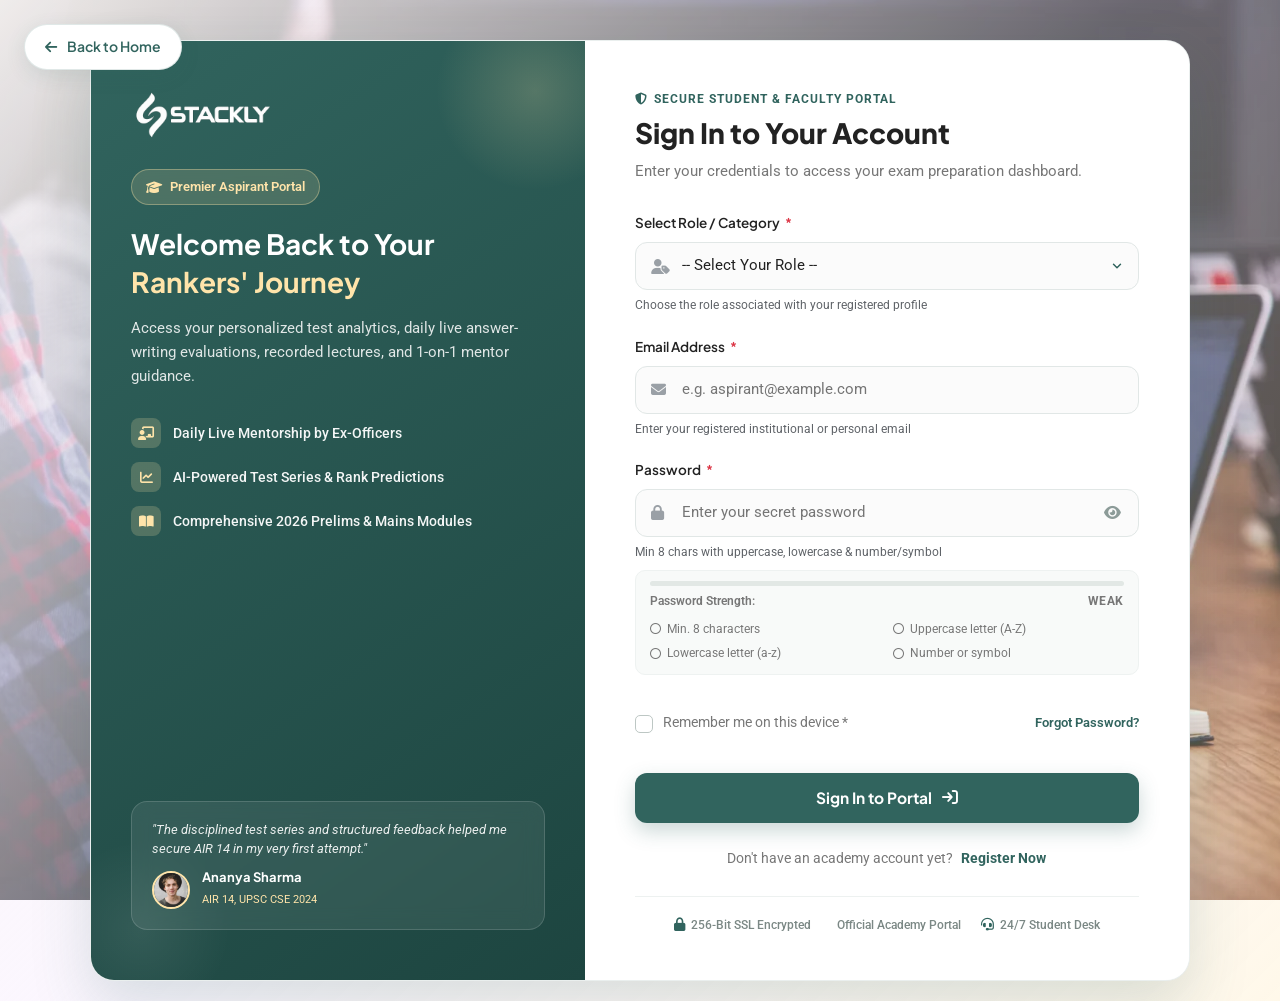
<file: pages/login.html>
<!doctype html>
<html lang="en">
  <head>
    <meta charset="UTF-8" />
    <meta name="viewport" content="width=device-width, initial-scale=1.0" />
    <title>Login - Competitive Exam Coaching Institute Portal</title>
    <link
      rel="shortcut icon"
      href="../assets/images/logoStackly.webp"
      type="image/webp"
    />

    <!-- Bootstrap 5 CSS -->
    <link
      href="https://cdn.jsdelivr.net/npm/bootstrap@5.3.2/dist/css/bootstrap.min.css"
      rel="stylesheet"
    />
    <!-- Font Awesome 6 CDN -->
    <link
      rel="stylesheet"
      href="https://cdnjs.cloudflare.com/ajax/libs/font-awesome/6.6.0/css/all.min.css"
    />
    <!-- Main Custom CSS -->
    <link rel="stylesheet" href="../assets/css/styles.css" />
    <!-- Auth Specific CSS -->
    <link rel="stylesheet" href="../assets/css/auth.css" />
  </head>
  <body>
    <div class="auth-page-wrapper">
      <!-- Back to Home Floating Button -->
      <a
        href="../index.html"
        class="back-home-floating"
        title="Return to Homepage"
      >
        <i class="fa-solid fa-arrow-left"></i>
        <span>Back to Home</span>
      </a>

      <!-- Main Auth Card Container -->
      <div class="auth-container">
        <div class="auth-row">
          <!-- Left Showcase Sidebar (Theme Visuals & Mentorship Highlights) -->
          <div class="auth-showcase-sidebar" data-reveal="fade-right">
            <div class="auth-showcase-top">
              <a href="../index.html" class="auth-brand-logo">
                <img
                  src="../assets/images/logoStackly.webp"
                  alt="Competitive Exam Coaching Academy"
                />
              </a>

              <div class="auth-showcase-badge">
                <i class="fa-solid fa-graduation-cap"></i> Premier Aspirant
                Portal
              </div>

              <h1 class="auth-showcase-title">
                Welcome Back to Your <span>Rankers' Journey</span>
              </h1>

              <p class="auth-showcase-desc">
                Access your personalized test analytics, daily live
                answer-writing evaluations, recorded lectures, and 1-on-1 mentor
                guidance.
              </p>

              <ul class="auth-feature-list">
                <li>
                  <span class="feat-icon"
                    ><i class="fa-solid fa-chalkboard-user"></i
                  ></span>
                  <span>Daily Live Mentorship by Ex-Officers</span>
                </li>
                <li>
                  <span class="feat-icon"
                    ><i class="fa-solid fa-chart-line"></i
                  ></span>
                  <span>AI-Powered Test Series & Rank Predictions</span>
                </li>
                <li>
                  <span class="feat-icon"
                    ><i class="fa-solid fa-book-open"></i
                  ></span>
                  <span>Comprehensive 2026 Prelims & Mains Modules</span>
                </li>
              </ul>
            </div>

            <!-- Testimonial card -->
            <div class="auth-sidebar-testimonial">
              <p>
                "The disciplined test series and structured feedback helped me
                secure AIR 14 in my very first attempt."
              </p>
              <div class="auth-testimonial-author">
                <img
                  src="../assets/images/home/home-topper-photo-1.webp"
                  alt="Ananya Sharma - AIR 14"
                />
                <div>
                  <h6>Ananya Sharma</h6>
                  <span>AIR 14, UPSC CSE 2024</span>
                </div>
              </div>
            </div>
          </div>

          <!-- Right Form Section -->
          <div
            class="auth-form-section"
            data-reveal="fade-left"
            data-reveal-delay="100"
          >
            <div class="auth-form-header">
              <span class="auth-tag">
                <i class="fa-solid fa-shield-halved"></i> Secure Student &
                Faculty Portal
              </span>
              <h2>Sign In to Your Account</h2>
              <p>
                Enter your credentials to access your exam preparation
                dashboard.
              </p>
            </div>

            <!-- Dynamic Alert Box -->
            <div id="loginAlert" class="auth-alert" style="display: none"></div>

            <!-- Login Form -->
            <form id="loginForm" novalidate>
              <!-- 1. Role Selection Field (Required) -->
              <div class="auth-form-group">
                <label for="loginRole" class="auth-label">
                  Select Role / Category <span class="required-star">*</span>
                </label>
                <div class="auth-input-wrapper">
                  <i class="fa-solid fa-user-tag auth-input-icon"></i>
                  <select
                    id="loginRole"
                    name="role"
                    class="auth-input-control"
                    autocomplete="off"
                    required
                  >
                    <option value="" disabled selected>
                      -- Select Your Role --
                    </option>
                    <option value="student_upsc">
                      UPSC / Civil Services Aspirant
                    </option>
                    <option value="student_banking">
                      Banking & SSC Aspirant
                    </option>
                    <option value="student_state">
                      State PSC / Defense Aspirant
                    </option>
                    <option value="faculty">Faculty / Subject Mentor</option>
                    <option value="admin">Academy Administrator</option>
                    <option value="parent">Parent / Guardian</option>
                  </select>
                </div>
                <div class="auth-field-hint info-text">
                  Choose the role associated with your registered profile
                </div>
              </div>

              <!-- 2. Email Address Field (Required) -->
              <div class="auth-form-group">
                <label for="loginEmail" class="auth-label">
                  Email Address <span class="required-star">*</span>
                </label>
                <div class="auth-input-wrapper">
                  <i class="fa-solid fa-envelope auth-input-icon"></i>
                  <input
                    type="email"
                    id="loginEmail"
                    name="email"
                    class="auth-input-control"
                    placeholder="e.g. aspirant@example.com"
                    required
                    autocomplete="email"
                  />
                </div>
                <div class="auth-field-hint info-text">
                  Enter your registered institutional or personal email
                </div>
              </div>

              <!-- 3. Password Field (Required with Weak Password validation) -->
              <div class="auth-form-group">
                <label for="loginPassword" class="auth-label">
                  Password <span class="required-star">*</span>
                </label>
                <div class="auth-input-wrapper">
                  <i class="fa-solid fa-lock auth-input-icon"></i>
                  <input
                    type="password"
                    id="loginPassword"
                    name="password"
                    class="auth-input-control"
                    placeholder="Enter your secret password"
                    required
                    autocomplete="current-password"
                  />
                  <button
                    type="button"
                    class="password-toggle-btn"
                    data-target="loginPassword"
                    aria-label="Toggle password visibility"
                  >
                    <i class="fa-solid fa-eye"></i>
                  </button>
                </div>
                <div id="loginPasswordHint" class="auth-field-hint info-text">
                  Min 8 chars with uppercase, lowercase &amp; number/symbol
                </div>

                <!-- Password Strength Meter -->
                <div
                  id="loginPasswordStrengthMeter"
                  class="password-strength-meter"
                >
                  <div class="strength-bar-track">
                    <div class="strength-bar-fill"></div>
                  </div>
                  <div class="strength-meta">
                    <span class="strength-label">Password Strength:</span>
                    <span id="loginStrengthScoreText" class="strength-score"
                      >Weak</span
                    >
                  </div>
                  <!-- Checklist Rules -->
                  <ul class="password-checklist">
                    <li id="loginRuleLength">
                      <i class="fa-regular fa-circle"></i> Min. 8 characters
                    </li>
                    <li id="loginRuleUpper">
                      <i class="fa-regular fa-circle"></i> Uppercase letter
                      (A-Z)
                    </li>
                    <li id="loginRuleLower">
                      <i class="fa-regular fa-circle"></i> Lowercase letter
                      (a-z)
                    </li>
                    <li id="loginRuleNumberSymbol">
                      <i class="fa-regular fa-circle"></i> Number or symbol
                    </li>
                  </ul>
                </div>
              </div>

              <!-- 4. Remember Me (Required) & Forgot Password -->
              <div class="auth-actions-row">
                <div class="auth-checkbox-group">
                  <input
                    type="checkbox"
                    id="loginRemember"
                    name="remember"
                    class="form-check-input"
                    autocomplete="off"
                    required
                  />
                  <label for="loginRemember" class="auth-checkbox-label">
                    Remember me on this device
                    <span class="required-star">*</span>
                  </label>
                </div>

                <a href="#" class="auth-forgot-link"> Forgot Password? </a>
              </div>

              <!-- 5. Submit Button -->
              <button type="submit" id="loginSubmitBtn" class="auth-submit-btn">
                <span>Sign In to Portal</span>
                <i class="fa-solid fa-arrow-right-to-bracket"></i>
              </button>

              <!-- Switch to Register -->
              <p class="auth-switch-text">
                Don't have an academy account yet?
                <a href="register.html">Register Now</a>
              </p>

              <!-- Trust & Security Badges -->
              <div class="auth-security-badges">
                <span class="auth-security-item">
                  <i class="fa-solid fa-lock"></i> 256-Bit SSL Encrypted
                </span>
                <span class="auth-security-item">
                  <i class="fa-solid fa-shield-check"></i> Official Academy
                  Portal
                </span>
                <span class="auth-security-item">
                  <i class="fa-solid fa-headset"></i> 24/7 Student Desk
                </span>
              </div>
            </form>
          </div>
        </div>
      </div>
    </div>

    <!-- Scripts -->
    <script src="https://cdn.jsdelivr.net/npm/bootstrap@5.3.2/dist/js/bootstrap.bundle.min.js"></script>
    <script src="../assets/js/auth.js"></script>
    <script src="../assets/js/script.js"></script>
  </body>
</html>
</file>
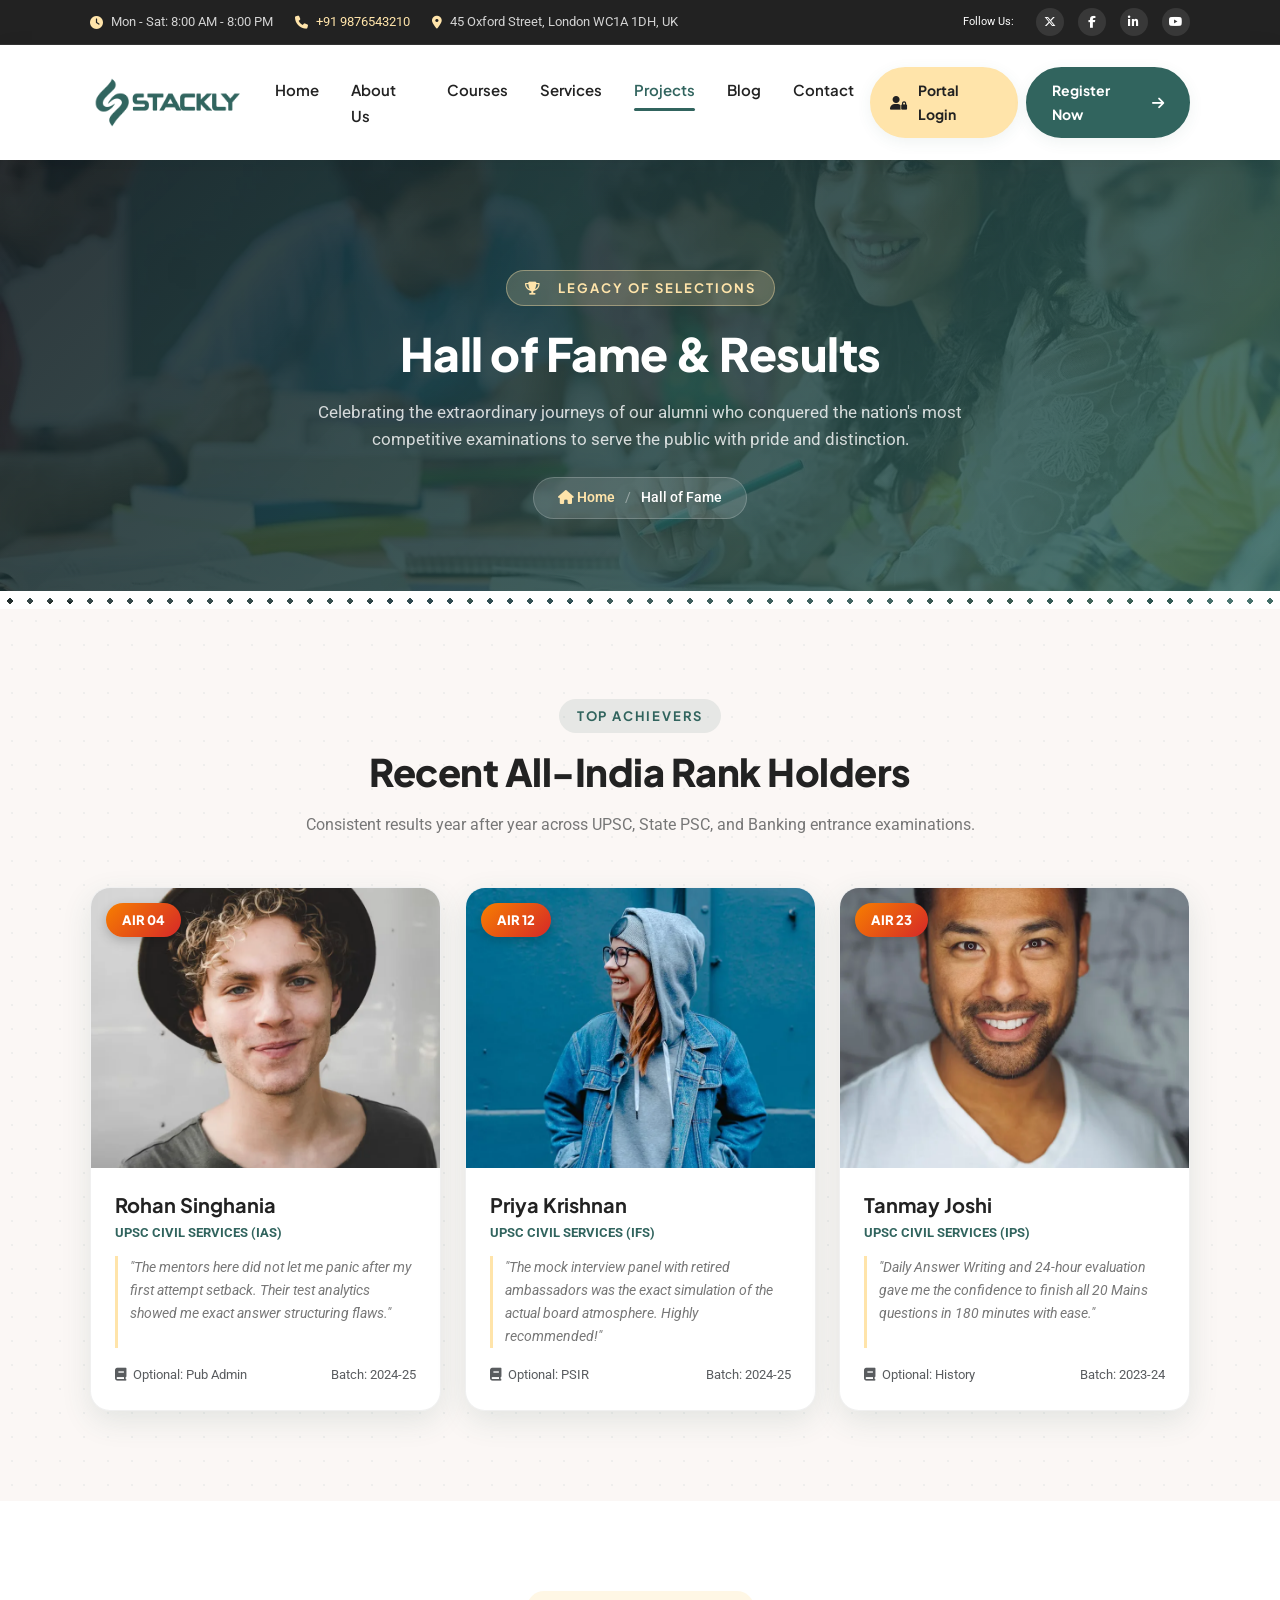
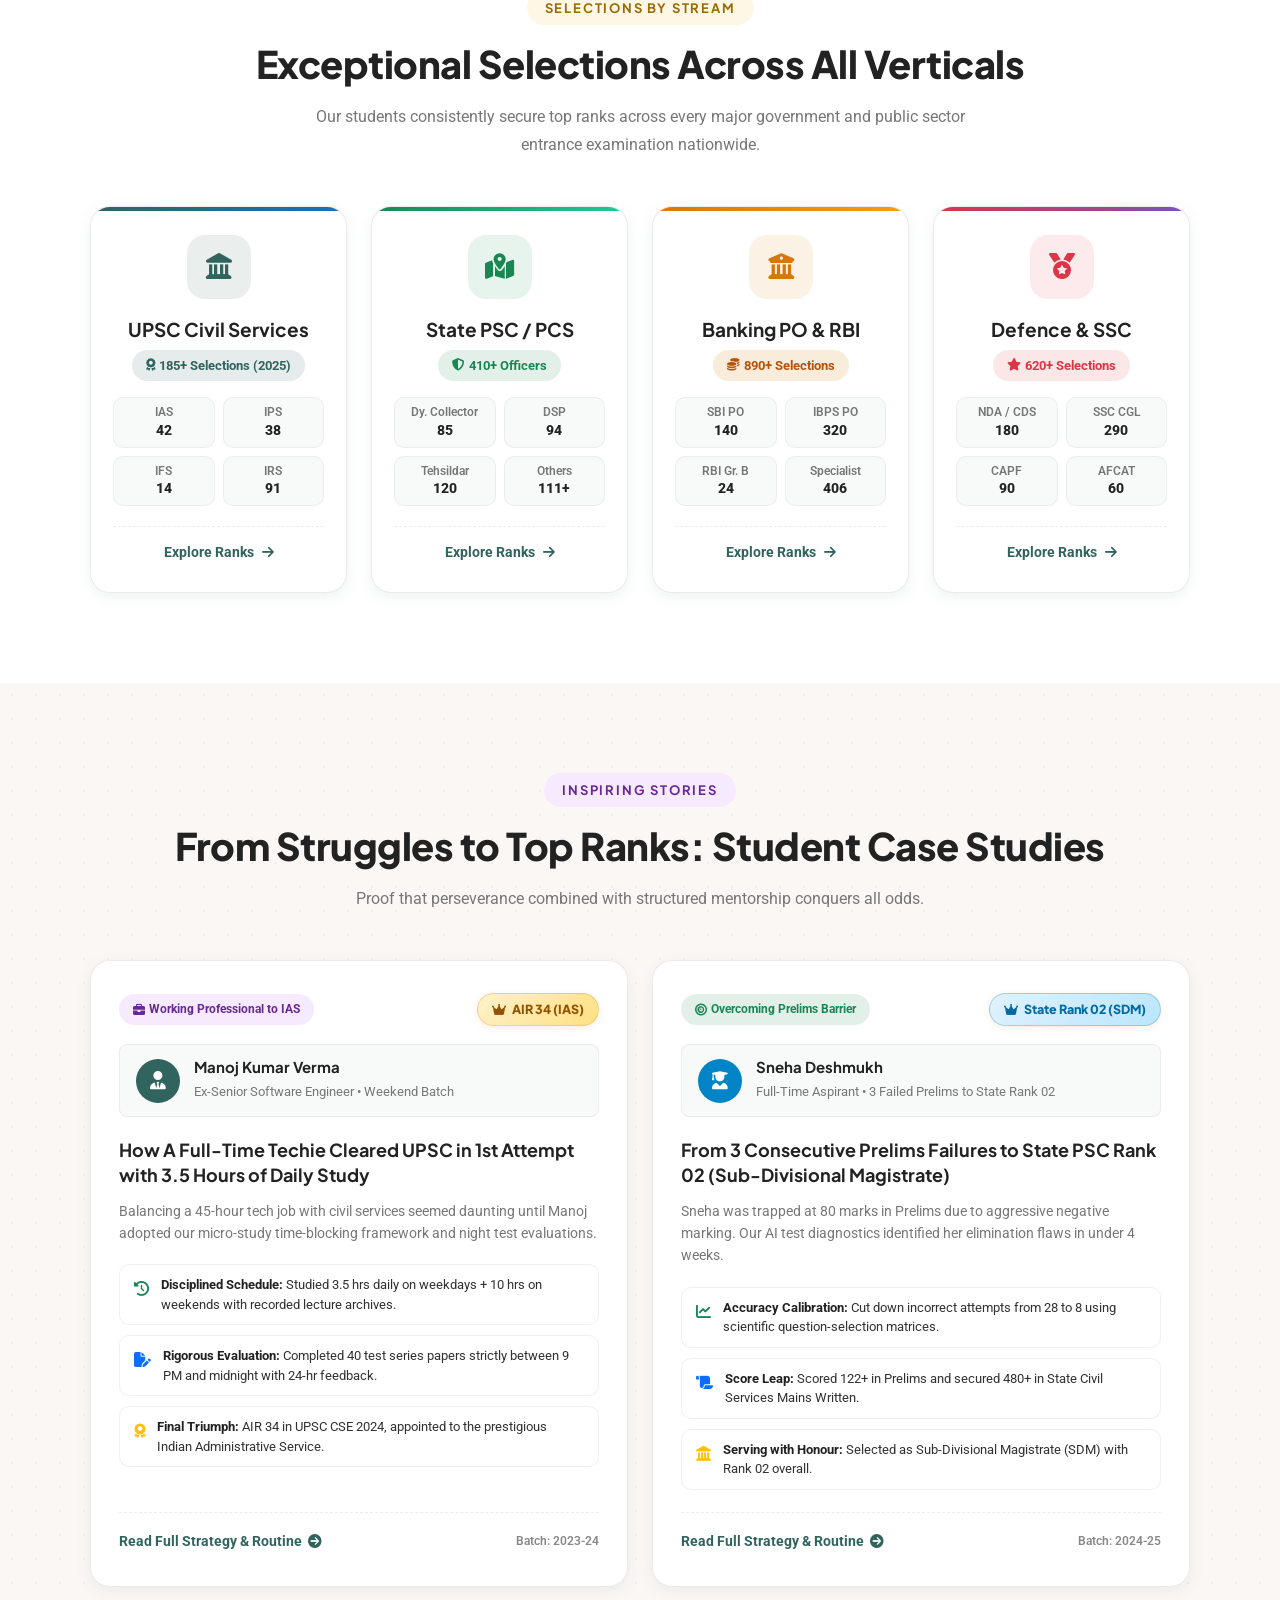
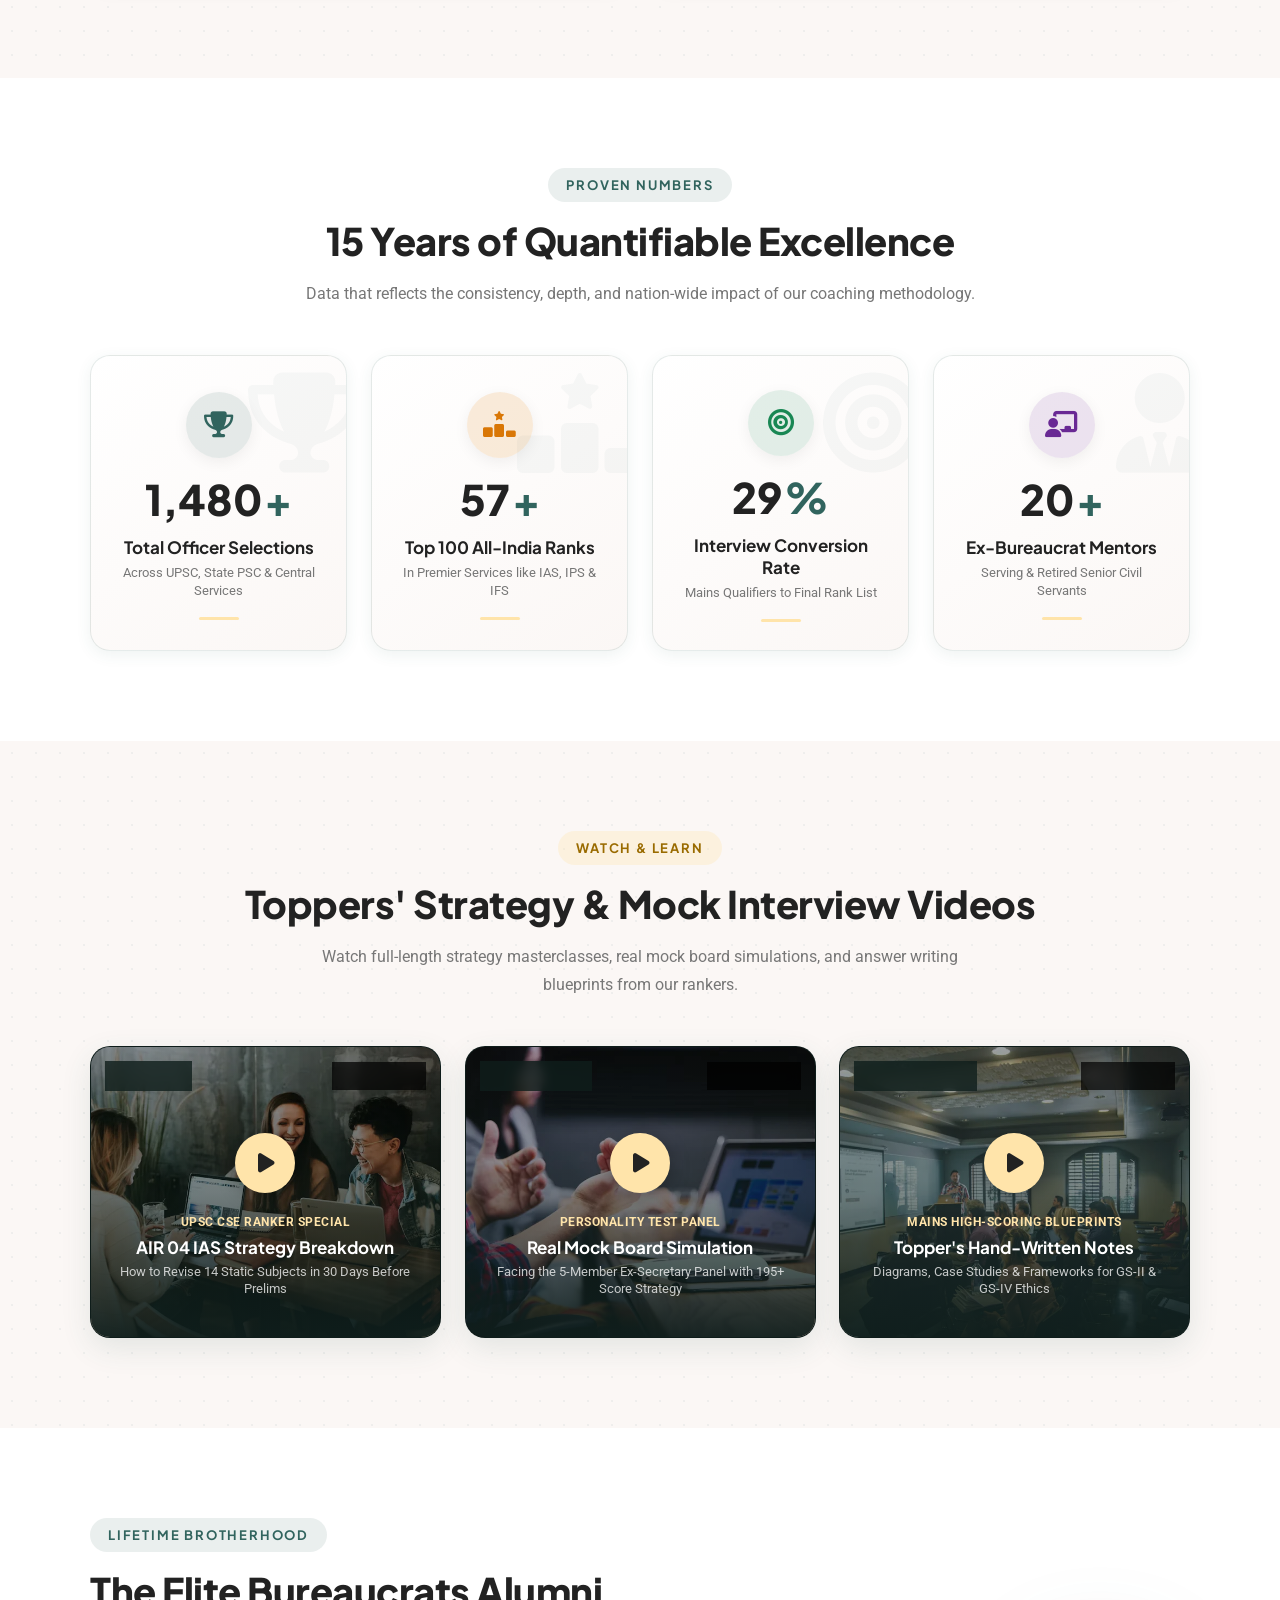
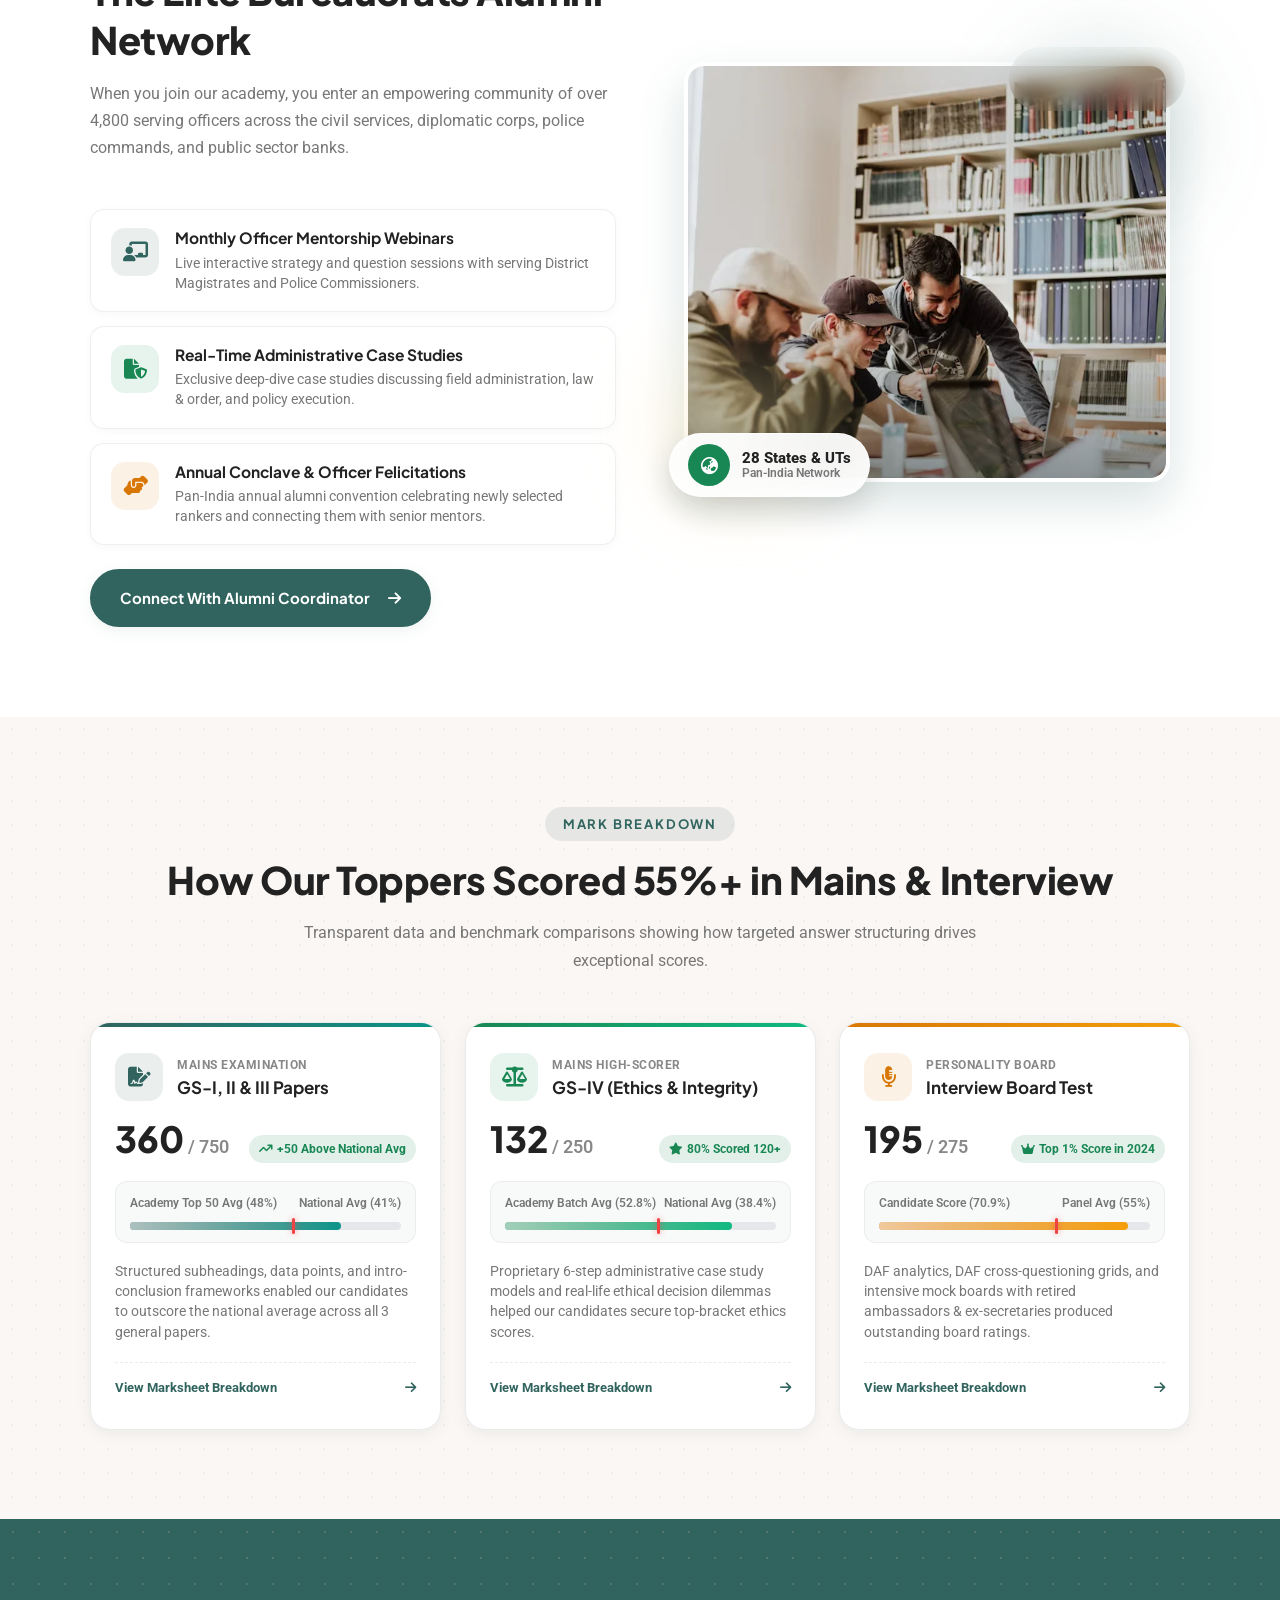
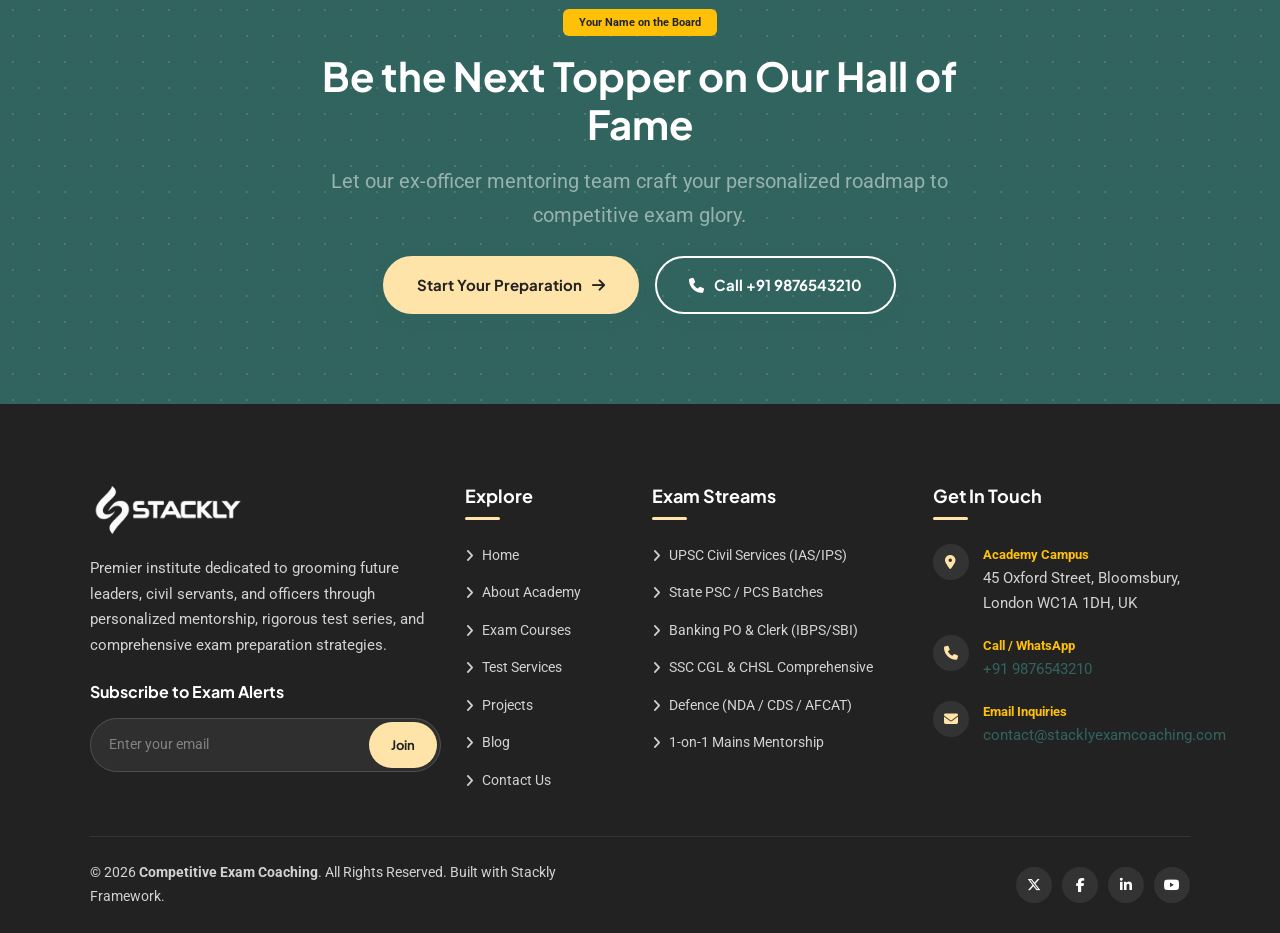
<file: pages/projects.html>
<!doctype html>
<html lang="en">
  <head>
    <meta charset="UTF-8" />
    <meta name="viewport" content="width=device-width, initial-scale=1.0" />
    <title>Hall of Fame & Results - Competitive Exam Coaching</title>
    <link
      rel="shortcut icon"
      href="../assets/images/logoStackly.webp"
      type="image/webp"
    />

    <!-- Bootstrap 5 CSS -->
    <link
      href="https://cdn.jsdelivr.net/npm/bootstrap@5.3.2/dist/css/bootstrap.min.css"
      rel="stylesheet"
    />
    <!-- Font Awesome 6 CDN -->
    <link
      rel="stylesheet"
      href="https://cdnjs.cloudflare.com/ajax/libs/font-awesome/6.6.0/css/all.min.css"
    />
    <!-- Main Custom CSS -->
    <link rel="stylesheet" href="../assets/css/styles.css" />
    <!-- Page Specific CSS -->
    <link rel="stylesheet" href="../assets/css/projects.css" />
  </head>
  <body>
    <!-- HEADER & NAVIGATION (Dynamic Common Component) -->
    <div id="header-placeholder"></div>

    <!-- SECTION 1: Standard Sub-Page Banner & Breadcrumbs -->
    <section class="page-banner-section projects-banner text-center">
      <div class="container banner-content" data-reveal="fade-up">
        <span class="banner-badge"
          ><i class="fa-solid fa-trophy me-2"></i> Legacy of Selections</span
        >
        <h1 class="banner-title">Hall of Fame & Results</h1>
        <p class="banner-desc">
          Celebrating the extraordinary journeys of our alumni who conquered the
          nation's most competitive examinations to serve the public with pride
          and distinction.
        </p>

        <div class="breadcrumb-nav">
          <a href="../index.html"><i class="fa-solid fa-house"></i> Home</a>
          <span class="separator">/</span>
          <span class="current">Hall of Fame</span>
        </div>
      </div>
    </section>

    <!-- SECTION 2: All-India Top 50 Rankers Showcase -->
    <section class="section-padding bg-pattern-light">
      <div class="container">
        <div class="sec-title centered" data-reveal="fade-up">
          <span class="sub-title">Top Achievers</span>
          <h2>Recent All-India Rank Holders</h2>
          <p>
            Consistent results year after year across UPSC, State PSC, and
            Banking entrance examinations.
          </p>
        </div>

        <div class="row g-4">
          <!-- Ranker 1 -->
          <div
            class="col-lg-4 col-md-6"
            data-reveal="fade-up"
            data-reveal-delay="100"
          >
            <div class="top-ranker-showcase">
              <div class="ranker-media">
                <img
                  src="../assets/images/project/project-top-ranker-showcase-1.webp"
                  alt="Rohan Singhania"
                />
                <span class="ranker-air-tag">AIR 04</span>
              </div>
              <div class="ranker-details">
                <h4>Rohan Singhania</h4>
                <div class="ranker-exam-tag">UPSC Civil Services (IAS)</div>
                <blockquote>
                  "The mentors here did not let me panic after my first attempt
                  setback. Their test analytics showed me exact answer
                  structuring flaws."
                </blockquote>
                <div
                  class="d-flex justify-content-between align-items-center text-muted small"
                >
                  <span
                    ><i class="fa-solid fa-book me-1"></i> Optional: Pub
                    Admin</span
                  >
                  <span>Batch: 2024-25</span>
                </div>
              </div>
            </div>
          </div>

          <!-- Ranker 2 -->
          <div
            class="col-lg-4 col-md-6"
            data-reveal="fade-up"
            data-reveal-delay="200"
          >
            <div class="top-ranker-showcase">
              <div class="ranker-media">
                <img
                  src="../assets/images/project/project-top-ranker-showcase-2.webp"
                  alt="Priya Krishnan"
                />
                <span class="ranker-air-tag">AIR 12</span>
              </div>
              <div class="ranker-details">
                <h4>Priya Krishnan</h4>
                <div class="ranker-exam-tag">UPSC Civil Services (IFS)</div>
                <blockquote>
                  "The mock interview panel with retired ambassadors was the
                  exact simulation of the actual board atmosphere. Highly
                  recommended!"
                </blockquote>
                <div
                  class="d-flex justify-content-between align-items-center text-muted small"
                >
                  <span
                    ><i class="fa-solid fa-book me-1"></i> Optional: PSIR</span
                  >
                  <span>Batch: 2024-25</span>
                </div>
              </div>
            </div>
          </div>

          <!-- Ranker 3 -->
          <div
            class="col-lg-4 col-md-6"
            data-reveal="fade-up"
            data-reveal-delay="300"
          >
            <div class="top-ranker-showcase">
              <div class="ranker-media">
                <img
                  src="../assets/images/project/project-top-ranker-showcase-3.webp"
                  alt="Tanmay Joshi"
                />
                <span class="ranker-air-tag">AIR 23</span>
              </div>
              <div class="ranker-details">
                <h4>Tanmay Joshi</h4>
                <div class="ranker-exam-tag">UPSC Civil Services (IPS)</div>
                <blockquote>
                  "Daily Answer Writing and 24-hour evaluation gave me the
                  confidence to finish all 20 Mains questions in 180 minutes
                  with ease."
                </blockquote>
                <div
                  class="d-flex justify-content-between align-items-center text-muted small"
                >
                  <span
                    ><i class="fa-solid fa-book me-1"></i> Optional:
                    History</span
                  >
                  <span>Batch: 2023-24</span>
                </div>
              </div>
            </div>
          </div>
        </div>
      </div>
    </section>

    <!-- SECTION 3: Categorized Selection Galleries -->
    <section class="section-padding">
      <div class="container">
        <div class="sec-title centered" data-reveal="fade-up">
          <span class="sub-title color-two">Selections by Stream</span>
          <h2>Exceptional Selections Across All Verticals</h2>
          <p>
            Our students consistently secure top ranks across every major
            government and public sector entrance examination nationwide.
          </p>
        </div>

        <div class="row g-4">
          <!-- Stream 1: UPSC -->
          <div
            class="col-lg-3 col-md-6"
            data-reveal="fade-up"
            data-reveal-delay="100"
          >
            <div class="stream-selection-card stream-card-upsc">
              <div class="stream-card-accent"></div>
              <div class="stream-icon-box">
                <i class="fa-solid fa-landmark"></i>
              </div>
              <h4 class="stream-title">UPSC Civil Services</h4>
              <div class="stream-stat-badge">
                <i class="fa-solid fa-award me-1"></i> 185+ Selections (2025)
              </div>
              <div class="stream-breakdown-grid">
                <div class="stream-pill">
                  <span class="pill-label">IAS</span>
                  <span class="pill-value">42</span>
                </div>
                <div class="stream-pill">
                  <span class="pill-label">IPS</span>
                  <span class="pill-value">38</span>
                </div>
                <div class="stream-pill">
                  <span class="pill-label">IFS</span>
                  <span class="pill-value">14</span>
                </div>
                <div class="stream-pill">
                  <span class="pill-label">IRS</span>
                  <span class="pill-value">91</span>
                </div>
              </div>
              <a href="#"
                ><div class="stream-card-footer">
                  <span>Explore Ranks</span>
                  <i class="fa-solid fa-arrow-right"></i></div
              ></a>
            </div>
          </div>

          <!-- Stream 2: State PSC -->
          <div
            class="col-lg-3 col-md-6"
            data-reveal="fade-up"
            data-reveal-delay="200"
          >
            <div class="stream-selection-card stream-card-psc">
              <div class="stream-card-accent"></div>
              <div class="stream-icon-box">
                <i class="fa-solid fa-map-location-dot"></i>
              </div>
              <h4 class="stream-title">State PSC / PCS</h4>
              <div class="stream-stat-badge">
                <i class="fa-solid fa-shield-halved me-1"></i> 410+ Officers
              </div>
              <div class="stream-breakdown-grid">
                <div class="stream-pill">
                  <span class="pill-label">Dy. Collector</span>
                  <span class="pill-value">85</span>
                </div>
                <div class="stream-pill">
                  <span class="pill-label">DSP</span>
                  <span class="pill-value">94</span>
                </div>
                <div class="stream-pill">
                  <span class="pill-label">Tehsildar</span>
                  <span class="pill-value">120</span>
                </div>
                <div class="stream-pill">
                  <span class="pill-label">Others</span>
                  <span class="pill-value">111+</span>
                </div>
              </div>
              <a href="#"
                ><div class="stream-card-footer">
                  <span>Explore Ranks</span>
                  <i class="fa-solid fa-arrow-right"></i></div
              ></a>
            </div>
          </div>

          <!-- Stream 3: Banking -->
          <div
            class="col-lg-3 col-md-6"
            data-reveal="fade-up"
            data-reveal-delay="300"
          >
            <div class="stream-selection-card stream-card-bank">
              <div class="stream-card-accent"></div>
              <div class="stream-icon-box">
                <i class="fa-solid fa-building-columns"></i>
              </div>
              <h4 class="stream-title">Banking PO & RBI</h4>
              <div class="stream-stat-badge">
                <i class="fa-solid fa-coins me-1"></i> 890+ Selections
              </div>
              <div class="stream-breakdown-grid">
                <div class="stream-pill">
                  <span class="pill-label">SBI PO</span>
                  <span class="pill-value">140</span>
                </div>
                <div class="stream-pill">
                  <span class="pill-label">IBPS PO</span>
                  <span class="pill-value">320</span>
                </div>
                <div class="stream-pill">
                  <span class="pill-label">RBI Gr. B</span>
                  <span class="pill-value">24</span>
                </div>
                <div class="stream-pill">
                  <span class="pill-label">Specialist</span>
                  <span class="pill-value">406</span>
                </div>
              </div>
              <a href="#"
                ><div class="stream-card-footer">
                  <span>Explore Ranks</span>
                  <i class="fa-solid fa-arrow-right"></i></div
              ></a>
            </div>
          </div>

          <!-- Stream 4: Defence & SSC -->
          <div
            class="col-lg-3 col-md-6"
            data-reveal="fade-up"
            data-reveal-delay="400"
          >
            <div class="stream-selection-card stream-card-ssc">
              <div class="stream-card-accent"></div>
              <div class="stream-icon-box">
                <i class="fa-solid fa-medal"></i>
              </div>
              <h4 class="stream-title">Defence & SSC</h4>
              <div class="stream-stat-badge">
                <i class="fa-solid fa-star me-1"></i> 620+ Selections
              </div>
              <div class="stream-breakdown-grid">
                <div class="stream-pill">
                  <span class="pill-label">NDA / CDS</span>
                  <span class="pill-value">180</span>
                </div>
                <div class="stream-pill">
                  <span class="pill-label">SSC CGL</span>
                  <span class="pill-value">290</span>
                </div>
                <div class="stream-pill">
                  <span class="pill-label">CAPF</span>
                  <span class="pill-value">90</span>
                </div>
                <div class="stream-pill">
                  <span class="pill-label">AFCAT</span>
                  <span class="pill-value">60</span>
                </div>
              </div>
              <a href="#"
                ><div class="stream-card-footer">
                  <span>Explore Ranks</span>
                  <i class="fa-solid fa-arrow-right"></i></div
              ></a>
            </div>
          </div>
        </div>
      </div>
    </section>

    <!-- SECTION 4: Transformation Case Studies -->
    <section class="section-padding bg-pattern-light">
      <div class="container">
        <div class="sec-title centered" data-reveal="fade-up">
          <span class="sub-title color-four">Inspiring Stories</span>
          <h2>From Struggles to Top Ranks: Student Case Studies</h2>
          <p>
            Proof that perseverance combined with structured mentorship conquers
            all odds.
          </p>
        </div>

        <div class="row g-4">
          <!-- Case Study 1 -->
          <div
            class="col-lg-6"
            data-reveal="fade-right"
            data-reveal-delay="100"
          >
            <div class="case-study-card">
              <div class="case-header-row">
                <span class="case-badge"
                  ><i class="fa-solid fa-briefcase me-1"></i> Working
                  Professional to IAS</span
                >
                <span class="case-rank-pill"
                  ><i class="fa-solid fa-crown me-1"></i> AIR 34 (IAS)</span
                >
              </div>

              <div class="candidate-profile-strip">
                <div class="candidate-avatar">
                  <i class="fa-solid fa-user-tie"></i>
                </div>
                <div class="candidate-meta">
                  <h5>Manoj Kumar Verma</h5>
                  <span>Ex-Senior Software Engineer • Weekend Batch</span>
                </div>
              </div>

              <h4 class="case-headline">
                How A Full-Time Techie Cleared UPSC in 1st Attempt with 3.5
                Hours of Daily Study
              </h4>
              <p class="case-desc">
                Balancing a 45-hour tech job with civil services seemed daunting
                until Manoj adopted our micro-study time-blocking framework and
                night test evaluations.
              </p>

              <div class="case-milestones-list">
                <div class="case-milestone-item">
                  <div class="milestone-icon text-success">
                    <i class="fa-solid fa-clock-rotate-left"></i>
                  </div>
                  <div class="milestone-content">
                    <strong>Disciplined Schedule:</strong> Studied 3.5 hrs daily
                    on weekdays + 10 hrs on weekends with recorded lecture
                    archives.
                  </div>
                </div>
                <div class="case-milestone-item">
                  <div class="milestone-icon text-primary">
                    <i class="fa-solid fa-file-pen"></i>
                  </div>
                  <div class="milestone-content">
                    <strong>Rigorous Evaluation:</strong> Completed 40 test
                    series papers strictly between 9 PM and midnight with 24-hr
                    feedback.
                  </div>
                </div>
                <div class="case-milestone-item">
                  <div class="milestone-icon text-warning">
                    <i class="fa-solid fa-award"></i>
                  </div>
                  <div class="milestone-content">
                    <strong>Final Triumph:</strong> AIR 34 in UPSC CSE 2024,
                    appointed to the prestigious Indian Administrative Service.
                  </div>
                </div>
              </div>

              <div class="case-card-footer">
                <a href="#"
                  ><span class="case-action-link"
                    >Read Full Strategy & Routine
                    <i class="fa-solid fa-circle-arrow-right"></i></span
                ></a>
                <span class="case-batch-tag">Batch: 2023-24</span>
              </div>
            </div>
          </div>

          <!-- Case Study 2 -->
          <div class="col-lg-6" data-reveal="fade-left" data-reveal-delay="200">
            <div class="case-study-card">
              <div class="case-header-row">
                <span class="case-badge badge-alt"
                  ><i class="fa-solid fa-bullseye me-1"></i> Overcoming Prelims
                  Barrier</span
                >
                <span class="case-rank-pill pill-alt"
                  ><i class="fa-solid fa-crown me-1"></i> State Rank 02
                  (SDM)</span
                >
              </div>

              <div class="candidate-profile-strip">
                <div class="candidate-avatar avatar-alt">
                  <i class="fa-solid fa-user-graduate"></i>
                </div>
                <div class="candidate-meta">
                  <h5>Sneha Deshmukh</h5>
                  <span
                    >Full-Time Aspirant • 3 Failed Prelims to State Rank
                    02</span
                  >
                </div>
              </div>

              <h4 class="case-headline">
                From 3 Consecutive Prelims Failures to State PSC Rank 02
                (Sub-Divisional Magistrate)
              </h4>
              <p class="case-desc">
                Sneha was trapped at 80 marks in Prelims due to aggressive
                negative marking. Our AI test diagnostics identified her
                elimination flaws in under 4 weeks.
              </p>

              <div class="case-milestones-list">
                <div class="case-milestone-item">
                  <div class="milestone-icon text-success">
                    <i class="fa-solid fa-chart-line"></i>
                  </div>
                  <div class="milestone-content">
                    <strong>Accuracy Calibration:</strong> Cut down incorrect
                    attempts from 28 to 8 using scientific question-selection
                    matrices.
                  </div>
                </div>
                <div class="case-milestone-item">
                  <div class="milestone-icon text-primary">
                    <i class="fa-solid fa-scroll"></i>
                  </div>
                  <div class="milestone-content">
                    <strong>Score Leap:</strong> Scored 122+ in Prelims and
                    secured 480+ in State Civil Services Mains Written.
                  </div>
                </div>
                <div class="case-milestone-item">
                  <div class="milestone-icon text-warning">
                    <i class="fa-solid fa-landmark"></i>
                  </div>
                  <div class="milestone-content">
                    <strong>Serving with Honour:</strong> Selected as
                    Sub-Divisional Magistrate (SDM) with Rank 02 overall.
                  </div>
                </div>
              </div>

              <div class="case-card-footer">
                <a href="#"
                  ><span class="case-action-link"
                    >Read Full Strategy & Routine
                    <i class="fa-solid fa-circle-arrow-right"></i></span
                ></a>
                <span class="case-batch-tag">Batch: 2024-25</span>
              </div>
            </div>
          </div>
        </div>
      </div>
    </section>

    <!-- SECTION 5: Annual Selections Statistics -->
    <section class="section-padding stats-counter-section">
      <div class="container">
        <div class="sec-title centered" data-reveal="fade-up">
          <span class="sub-title">Proven Numbers</span>
          <h2>15 Years of Quantifiable Excellence</h2>
          <p>
            Data that reflects the consistency, depth, and nation-wide impact of
            our coaching methodology.
          </p>
        </div>

        <div class="row g-4">
          <!-- Stat 1 -->
          <div
            class="col-lg-3 col-md-6"
            data-reveal="zoom-in"
            data-reveal-delay="100"
          >
            <div class="selection-stat-card">
              <div class="stat-card-watermark">
                <i class="fa-solid fa-trophy"></i>
              </div>
              <div class="stat-icon-wrapper stat-icon-teal">
                <i class="fa-solid fa-trophy"></i>
              </div>
              <div class="stat-number-wrapper">
                <h3 class="stat-number">
                  <span class="counter-value" data-target="4850">0</span
                  ><span class="stat-plus">+</span>
                </h3>
              </div>
              <h5 class="stat-label">Total Officer Selections</h5>
              <p class="stat-meta">Across UPSC, State PSC & Central Services</p>
              <div class="stat-bottom-bar"></div>
            </div>
          </div>

          <!-- Stat 2 -->
          <div
            class="col-lg-3 col-md-6"
            data-reveal="zoom-in"
            data-reveal-delay="200"
          >
            <div class="selection-stat-card">
              <div class="stat-card-watermark">
                <i class="fa-solid fa-ranking-star"></i>
              </div>
              <div class="stat-icon-wrapper stat-icon-gold">
                <i class="fa-solid fa-ranking-star"></i>
              </div>
              <div class="stat-number-wrapper">
                <h3 class="stat-number">
                  <span class="counter-value" data-target="184">0</span
                  ><span class="stat-plus">+</span>
                </h3>
              </div>
              <h5 class="stat-label">Top 100 All-India Ranks</h5>
              <p class="stat-meta">In Premier Services like IAS, IPS & IFS</p>
              <div class="stat-bottom-bar"></div>
            </div>
          </div>

          <!-- Stat 3 -->
          <div
            class="col-lg-3 col-md-6"
            data-reveal="zoom-in"
            data-reveal-delay="300"
          >
            <div class="selection-stat-card">
              <div class="stat-card-watermark">
                <i class="fa-solid fa-bullseye"></i>
              </div>
              <div class="stat-icon-wrapper stat-icon-green">
                <i class="fa-solid fa-bullseye"></i>
              </div>
              <div class="stat-number-wrapper">
                <h3 class="stat-number">
                  <span class="counter-value" data-target="92">0</span
                  ><span class="stat-plus">%</span>
                </h3>
              </div>
              <h5 class="stat-label">Interview Conversion Rate</h5>
              <p class="stat-meta">Mains Qualifiers to Final Rank List</p>
              <div class="stat-bottom-bar"></div>
            </div>
          </div>

          <!-- Stat 4 -->
          <div
            class="col-lg-3 col-md-6"
            data-reveal="zoom-in"
            data-reveal-delay="400"
          >
            <div class="selection-stat-card">
              <div class="stat-card-watermark">
                <i class="fa-solid fa-user-tie"></i>
              </div>
              <div class="stat-icon-wrapper stat-icon-purple">
                <i class="fa-solid fa-chalkboard-user"></i>
              </div>
              <div class="stat-number-wrapper">
                <h3 class="stat-number">
                  <span class="counter-value" data-target="65">0</span
                  ><span class="stat-plus">+</span>
                </h3>
              </div>
              <h5 class="stat-label">Ex-Bureaucrat Mentors</h5>
              <p class="stat-meta">Serving & Retired Senior Civil Servants</p>
              <div class="stat-bottom-bar"></div>
            </div>
          </div>
        </div>
      </div>
    </section>

    <!-- SECTION 6: Video Testimonials & Mock Interview Recordings -->
    <section class="section-padding bg-pattern-light">
      <div class="container">
        <div class="sec-title centered" data-reveal="fade-up">
          <span class="sub-title color-two">Watch & Learn</span>
          <h2>Toppers' Strategy & Mock Interview Videos</h2>
          <p>
            Watch full-length strategy masterclasses, real mock board
            simulations, and answer writing blueprints from our rankers.
          </p>
        </div>

        <div class="row g-4">
          <!-- Video 1 -->
          <div
            class="col-lg-4 col-md-6"
            data-reveal="fade-up"
            data-reveal-delay="100"
          >
            <div class="video-interview-card">
              <div class="video-thumbnail-container">
                <img
                  src="../assets/images/project/projects-video-interview-card-1.webp"
                  alt="AIR 04 IAS Strategy Session"
                  class="video-img"
                />
                <div class="video-card-top-bar">
                  <span class="video-tag-badge"
                    ><i class="fa-solid fa-bolt me-1"></i> Strategy</span
                  >
                  <span class="video-duration-badge"
                    ><i class="fa-regular fa-clock me-1"></i> 24:15 Min</span
                  >
                </div>
                <div class="video-play-overlay">
                  <a href="#"
                    ><div class="play-circle-btn">
                      <div class="play-radar-ring ring-1"></div>
                      <div class="play-radar-ring ring-2"></div>
                      <i class="fa-solid fa-play"></i></div
                  ></a>
                  <div class="video-info-content">
                    <span class="video-topic-tag">UPSC CSE Ranker Special</span>
                    <h5 class="video-title">AIR 04 IAS Strategy Breakdown</h5>
                    <p class="video-subtitle">
                      How to Revise 14 Static Subjects in 30 Days Before Prelims
                    </p>
                    <a href="#"
                      ><div class="video-watch-prompt">
                        <span>Watch Full Masterclass</span>
                        <i class="fa-solid fa-arrow-right"></i></div
                    ></a>
                  </div>
                </div>
              </div>
            </div>
          </div>

          <!-- Video 2 -->
          <div
            class="col-lg-4 col-md-6"
            data-reveal="fade-up"
            data-reveal-delay="200"
          >
            <div class="video-interview-card">
              <div class="video-thumbnail-container">
                <img
                  src="../assets/images/home/home-campus-&-infrastructure-3.webp"
                  alt="Real Mock Board Simulation"
                  class="video-img"
                />
                <div class="video-card-top-bar">
                  <span class="video-tag-badge tag-interview"
                    ><i class="fa-solid fa-users me-1"></i> Mock Board</span
                  >
                  <span class="video-duration-badge"
                    ><i class="fa-regular fa-clock me-1"></i> 38:40 Min</span
                  >
                </div>
                <div class="video-play-overlay">
                  <a href="#"
                    ><div class="play-circle-btn">
                      <div class="play-radar-ring ring-1"></div>
                      <div class="play-radar-ring ring-2"></div>
                      <i class="fa-solid fa-play"></i></div
                  ></a>
                  <div class="video-info-content">
                    <span class="video-topic-tag">Personality Test Panel</span>
                    <h5 class="video-title">Real Mock Board Simulation</h5>
                    <p class="video-subtitle">
                      Facing the 5-Member Ex-Secretary Panel with 195+ Score
                      Strategy
                    </p>
                    <a href="#"
                      ><div class="video-watch-prompt">
                        <span>Watch Full Masterclass</span>
                        <i class="fa-solid fa-arrow-right"></i></div
                    ></a>
                  </div>
                </div>
              </div>
            </div>
          </div>

          <!-- Video 3 -->
          <div
            class="col-lg-4 col-md-6"
            data-reveal="fade-up"
            data-reveal-delay="300"
          >
            <div class="video-interview-card">
              <div class="video-thumbnail-container">
                <img
                  src="../assets/images/project/projects-video-interview-card-3.webp"
                  alt="Topper's Hand-Written Notes"
                  class="video-img"
                />
                <div class="video-card-top-bar">
                  <span class="video-tag-badge tag-notes"
                    ><i class="fa-solid fa-pen-nib me-1"></i> Notes &
                    Mains</span
                  >
                  <span class="video-duration-badge"
                    ><i class="fa-regular fa-clock me-1"></i> 18:20 Min</span
                  >
                </div>
                <div class="video-play-overlay">
                  <a href="#"
                    ><div class="play-circle-btn">
                      <div class="play-radar-ring ring-1"></div>
                      <div class="play-radar-ring ring-2"></div>
                      <i class="fa-solid fa-play"></i></div
                  ></a>
                  <div class="video-info-content">
                    <span class="video-topic-tag"
                      >Mains High-Scoring Blueprints</span
                    >
                    <h5 class="video-title">Topper's Hand-Written Notes</h5>
                    <p class="video-subtitle">
                      Diagrams, Case Studies & Frameworks for GS-II & GS-IV
                      Ethics
                    </p>
                    <a href="#"
                      ><div class="video-watch-prompt">
                        <span>Watch Full Masterclass</span>
                        <i class="fa-solid fa-arrow-right"></i></div
                    ></a>
                  </div>
                </div>
              </div>
            </div>
          </div>
        </div>
      </div>
    </section>

    <!-- SECTION 7: Alumni Association & Serving Officers Network -->
    <section class="section-padding alumni-network-section">
      <div class="container">
        <div class="row align-items-center g-5">
          <div class="col-lg-6" data-reveal="fade-right">
            <div class="sec-title">
              <span class="sub-title">Lifetime Brotherhood</span>
              <h2>The Elite Bureaucrats Alumni Network</h2>
              <p>
                When you join our academy, you enter an empowering community of
                over 4,800 serving officers across the civil services,
                diplomatic corps, police commands, and public sector banks.
              </p>
            </div>

            <!-- Alumni Feature Cards -->
            <div class="alumni-features-container mb-4">
              <div class="alumni-feature-card">
                <div class="alumni-feature-icon">
                  <i class="fa-solid fa-chalkboard-user"></i>
                </div>
                <div class="alumni-feature-text">
                  <h6 class="alumni-feature-title">
                    Monthly Officer Mentorship Webinars
                  </h6>
                  <p class="alumni-feature-desc">
                    Live interactive strategy and question sessions with serving
                    District Magistrates and Police Commissioners.
                  </p>
                </div>
              </div>

              <div class="alumni-feature-card">
                <div class="alumni-feature-icon icon-emerald">
                  <i class="fa-solid fa-file-shield"></i>
                </div>
                <div class="alumni-feature-text">
                  <h6 class="alumni-feature-title">
                    Real-Time Administrative Case Studies
                  </h6>
                  <p class="alumni-feature-desc">
                    Exclusive deep-dive case studies discussing field
                    administration, law & order, and policy execution.
                  </p>
                </div>
              </div>

              <div class="alumni-feature-card">
                <div class="alumni-feature-icon icon-amber">
                  <i class="fa-solid fa-handshake-angle"></i>
                </div>
                <div class="alumni-feature-text">
                  <h6 class="alumni-feature-title">
                    Annual Conclave & Officer Felicitations
                  </h6>
                  <p class="alumni-feature-desc">
                    Pan-India annual alumni convention celebrating newly
                    selected rankers and connecting them with senior mentors.
                  </p>
                </div>
              </div>
            </div>

            <a href="#" class="theme-btn btn-primary-theme alumni-cta-btn">
              <span>Connect with Alumni Coordinator</span>
              <i class="fa-solid fa-arrow-right ms-2"></i>
            </a>
          </div>

          <div class="col-lg-6" data-reveal="fade-left" data-reveal-delay="200">
            <div class="alumni-media-showcase">
              <div class="alumni-media-frame">
                <img
                  src="../assets/images/about/about-student-experience.webp"
                  alt="Academy Alumni & Officers Gathering"
                  class="alumni-main-img"
                />
                <div class="alumni-media-gradient"></div>
              </div>

              <!-- Floating Interactive Badges -->
              <div class="alumni-floating-badge badge-officers">
                <div class="badge-icon-wrap">
                  <i class="fa-solid fa-user-shield"></i>
                </div>
                <div class="badge-text-wrap">
                  <span class="badge-main-num">4,800+</span>
                  <span class="badge-sub-label">Serving Officers</span>
                </div>
              </div>

              <div class="alumni-floating-badge badge-coverage">
                <div class="badge-icon-wrap wrap-emerald">
                  <i class="fa-solid fa-earth-asia"></i>
                </div>
                <div class="badge-text-wrap">
                  <span class="badge-main-num">28 States & UTs</span>
                  <span class="badge-sub-label">Pan-India Network</span>
                </div>
              </div>

              <div class="alumni-decorative-circle circle-1"></div>
              <div class="alumni-decorative-circle circle-2"></div>
            </div>
          </div>
        </div>
      </div>
    </section>

    <!-- SECTION 8: Rankers' Marksheets & Scoring Insights -->
    <section class="section-padding bg-pattern-light">
      <div class="container">
        <div class="sec-title centered" data-reveal="fade-up">
          <span class="sub-title color-three">Mark Breakdown</span>
          <h2>How Our Toppers Scored 55%+ in Mains & Interview</h2>
          <p>
            Transparent data and benchmark comparisons showing how targeted
            answer structuring drives exceptional scores.
          </p>
        </div>

        <div class="row g-4">
          <!-- Scorecard 1 -->
          <div
            class="col-lg-4 col-md-6"
            data-reveal="fade-up"
            data-reveal-delay="100"
          >
            <div class="marksheet-insight-card marksheet-card-teal">
              <div class="marksheet-card-header">
                <div class="marksheet-icon-box">
                  <i class="fa-solid fa-file-signature"></i>
                </div>
                <div class="marksheet-paper-info">
                  <span class="marksheet-tag">Mains Examination</span>
                  <h5 class="marksheet-title">GS-I, II & III Papers</h5>
                </div>
              </div>

              <div class="marksheet-score-showcase">
                <div class="score-display">
                  <span class="score-current">360</span>
                  <span class="score-total">/ 750</span>
                </div>
                <span class="score-diff-pill pill-positive">
                  <i class="fa-solid fa-arrow-trend-up me-1"></i> +50 Above
                  National Avg
                </span>
              </div>

              <!-- Score Benchmark Bar -->
              <div class="score-benchmark-wrapper">
                <div class="benchmark-labels">
                  <span>Academy Top 50 Avg (48%)</span>
                  <span>National Avg (41%)</span>
                </div>
                <div class="benchmark-progress-track">
                  <div
                    class="benchmark-progress-fill fill-teal"
                    style="width: 78%"
                  ></div>
                  <div
                    class="benchmark-national-marker"
                    style="left: 60%"
                    title="National Cutoff Benchmark"
                  ></div>
                </div>
              </div>

              <p class="marksheet-desc">
                Structured subheadings, data points, and intro-conclusion
                frameworks enabled our candidates to outscore the national
                average across all 3 general papers.
              </p>

              <div class="marksheet-card-footer">
                <a href="#"><span>View Marksheet Breakdown</span></a>
                <a href="#"><i class="fa-solid fa-arrow-right"></i></a>
              </div>
            </div>
          </div>

          <!-- Scorecard 2 -->
          <div
            class="col-lg-4 col-md-6"
            data-reveal="fade-up"
            data-reveal-delay="200"
          >
            <div class="marksheet-insight-card marksheet-card-green">
              <div class="marksheet-card-header">
                <div class="marksheet-icon-box icon-green">
                  <i class="fa-solid fa-scale-balanced"></i>
                </div>
                <div class="marksheet-paper-info">
                  <span class="marksheet-tag">Mains High-Scorer</span>
                  <h5 class="marksheet-title">GS-IV (Ethics & Integrity)</h5>
                </div>
              </div>

              <div class="marksheet-score-showcase">
                <div class="score-display">
                  <span class="score-current">132</span>
                  <span class="score-total">/ 250</span>
                </div>
                <span class="score-diff-pill pill-positive">
                  <i class="fa-solid fa-star me-1"></i> 80% Scored 120+
                </span>
              </div>

              <!-- Score Benchmark Bar -->
              <div class="score-benchmark-wrapper">
                <div class="benchmark-labels">
                  <span>Academy Batch Avg (52.8%)</span>
                  <span>National Avg (38.4%)</span>
                </div>
                <div class="benchmark-progress-track">
                  <div
                    class="benchmark-progress-fill fill-green"
                    style="width: 84%"
                  ></div>
                  <div
                    class="benchmark-national-marker"
                    style="left: 56%"
                    title="National Cutoff Benchmark"
                  ></div>
                </div>
              </div>

              <p class="marksheet-desc">
                Proprietary 6-step administrative case study models and
                real-life ethical decision dilemmas helped our candidates secure
                top-bracket ethics scores.
              </p>

              <div class="marksheet-card-footer">
                <a href="#"><span>View Marksheet Breakdown</span></a>
                <a href="#"><i class="fa-solid fa-arrow-right"></i></a>
              </div>
            </div>
          </div>

          <!-- Scorecard 3 -->
          <div
            class="col-lg-4 col-md-6"
            data-reveal="fade-up"
            data-reveal-delay="300"
          >
            <div class="marksheet-insight-card marksheet-card-amber">
              <div class="marksheet-card-header">
                <div class="marksheet-icon-box icon-amber">
                  <i class="fa-solid fa-microphone-lines"></i>
                </div>
                <div class="marksheet-paper-info">
                  <span class="marksheet-tag">Personality Board</span>
                  <h5 class="marksheet-title">Interview Board Test</h5>
                </div>
              </div>

              <div class="marksheet-score-showcase">
                <div class="score-display">
                  <span class="score-current">195</span>
                  <span class="score-total">/ 275</span>
                </div>
                <span class="score-diff-pill pill-positive">
                  <i class="fa-solid fa-crown me-1"></i> Top 1% Score in 2024
                </span>
              </div>

              <!-- Score Benchmark Bar -->
              <div class="score-benchmark-wrapper">
                <div class="benchmark-labels">
                  <span>Candidate Score (70.9%)</span>
                  <span>Panel Avg (55%)</span>
                </div>
                <div class="benchmark-progress-track">
                  <div
                    class="benchmark-progress-fill fill-amber"
                    style="width: 92%"
                  ></div>
                  <div
                    class="benchmark-national-marker"
                    style="left: 65%"
                    title="National Cutoff Benchmark"
                  ></div>
                </div>
              </div>

              <p class="marksheet-desc">
                DAF analytics, DAF cross-questioning grids, and intensive mock
                boards with retired ambassadors & ex-secretaries produced
                outstanding board ratings.
              </p>

              <div class="marksheet-card-footer">
                <a href="#"><span>View Marksheet Breakdown</span></a>
                <a href="#"><i class="fa-solid fa-arrow-right"></i></a>
              </div>
            </div>
          </div>
        </div>
      </div>
    </section>

    <!-- SECTION 9: Aspirant Roadmap Assessment CTA -->
    <section class="section-padding bg-pattern-dark text-white text-center">
      <div class="container">
        <div class="row justify-content-center">
          <div class="col-lg-8" data-reveal="zoom-in">
            <span class="badge bg-warning text-dark px-3 py-2 fw-bold mb-3"
              >Your Name on the Board</span
            >
            <h2 class="text-white display-6 fw-bold mb-3">
              Be the Next Topper on Our Hall of Fame
            </h2>
            <p class="text-white-50 fs-5 mb-4">
              Let our ex-officer mentoring team craft your personalized roadmap
              to competitive exam glory.
            </p>
            <div class="d-flex justify-content-center gap-3 flex-wrap">
              <a href="#" class="theme-btn btn-secondary-theme"
                >Start Your Preparation <i class="fa-solid fa-arrow-right"></i
              ></a>
              <a href="#" class="theme-btn btn-outline-light-theme"
                ><i class="fa-solid fa-phone"></i> Call +91 9876543210</a
              >
            </div>
          </div>
        </div>
      </div>
    </section>

    <!-- FOOTER & SCROLL TO TOP (Dynamic Common Component) -->
    <div id="footer-placeholder"></div>

    <!-- Scripts -->
    <script src="https://cdn.jsdelivr.net/npm/bootstrap@5.3.2/dist/js/bootstrap.bundle.min.js"></script>
    <script src="../assets/js/script.js"></script>
  </body>
</html>
</file>
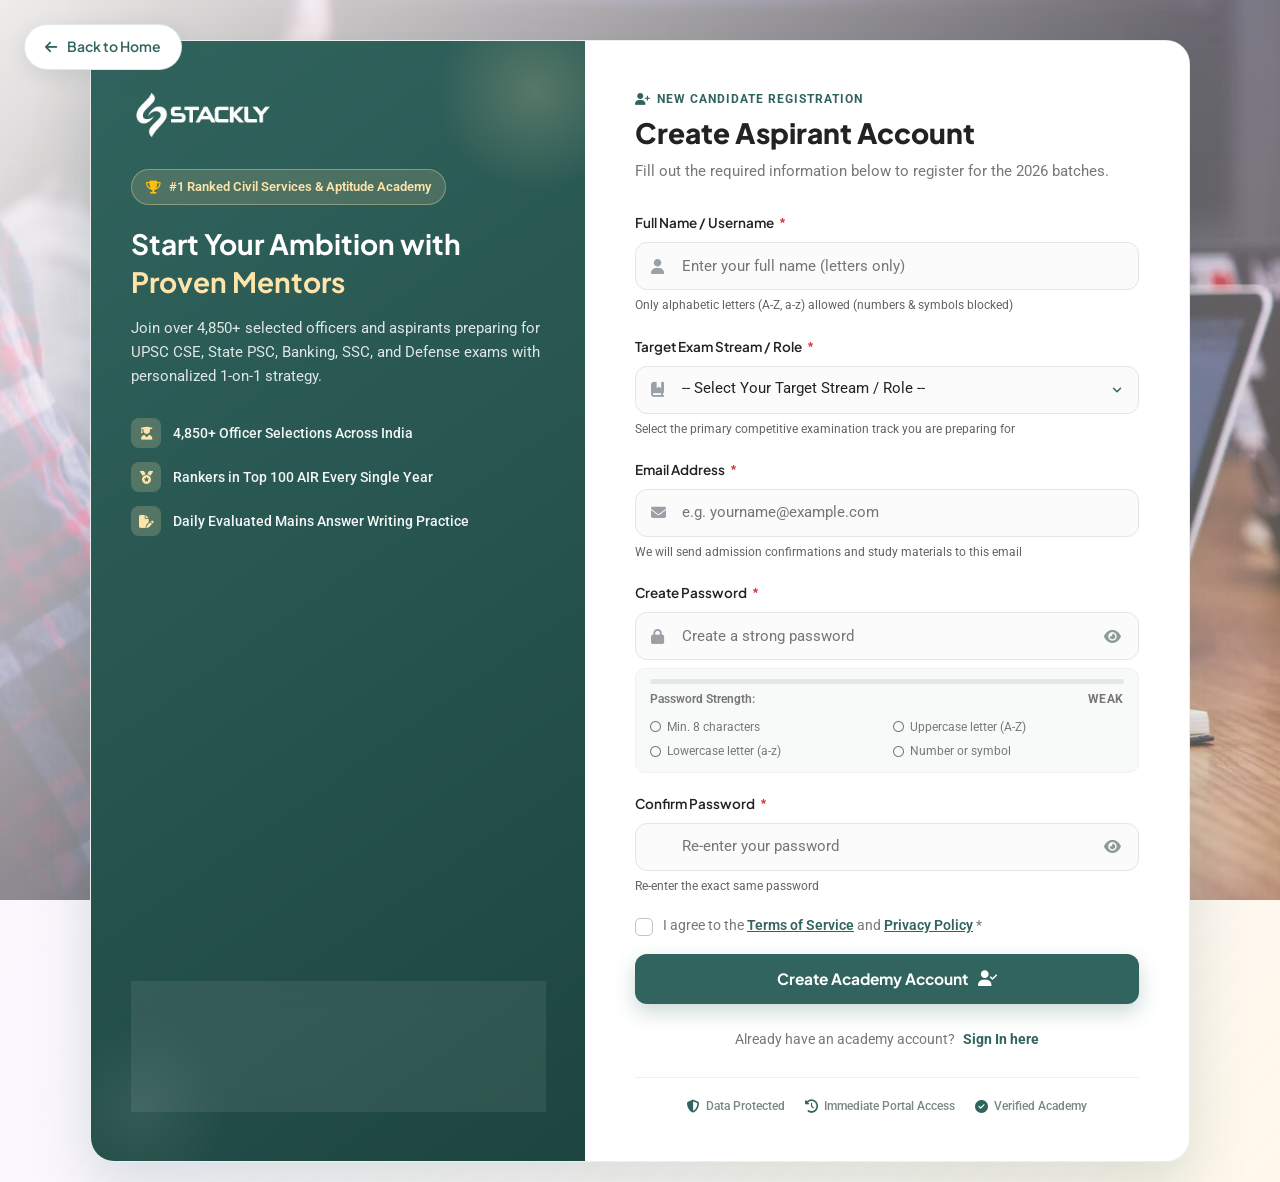
<file: pages/register.html>
<!doctype html>
<html lang="en">
  <head>
    <meta charset="UTF-8" />
    <meta name="viewport" content="width=device-width, initial-scale=1.0" />
    <title>Register - Competitive Exam Coaching Institute</title>
    <link
      rel="shortcut icon"
      href="../assets/images/logoStackly.webp"
      type="image/webp"
    />

    <!-- Bootstrap 5 CSS -->
    <link
      href="https://cdn.jsdelivr.net/npm/bootstrap@5.3.2/dist/css/bootstrap.min.css"
      rel="stylesheet"
    />
    <!-- Font Awesome 6 CDN -->
    <link
      rel="stylesheet"
      href="https://cdnjs.cloudflare.com/ajax/libs/font-awesome/6.6.0/css/all.min.css"
    />
    <!-- Main Custom CSS -->
    <link rel="stylesheet" href="../assets/css/styles.css" />
    <!-- Auth Specific CSS -->
    <link rel="stylesheet" href="../assets/css/auth.css" />
  </head>
  <body>
    <div class="auth-page-wrapper">
      <!-- Back to Home Floating Button -->
      <a
        href="../index.html"
        class="back-home-floating"
        title="Return to Homepage"
      >
        <i class="fa-solid fa-arrow-left"></i>
        <span>Back to Home</span>
      </a>

      <!-- Main Auth Card Container -->
      <div class="auth-container">
        <div class="auth-row">
          <!-- Left Showcase Sidebar (Theme Visuals & Academy Milestones) -->
          <div class="auth-showcase-sidebar" data-reveal="fade-right">
            <div class="auth-showcase-top">
              <a href="../index.html" class="auth-brand-logo">
                <img
                  src="../assets/images/logoStackly.webp"
                  alt="Competitive Exam Coaching Academy"
                />
              </a>

              <div class="auth-showcase-badge">
                <i class="fa-solid fa-trophy text-warning"></i> #1 Ranked Civil
                Services & Aptitude Academy
              </div>

              <h1 class="auth-showcase-title">
                Start Your Ambition with <span>Proven Mentors</span>
              </h1>

              <p class="auth-showcase-desc">
                Join over 4,850+ selected officers and aspirants preparing for
                UPSC CSE, State PSC, Banking, SSC, and Defense exams with
                personalized 1-on-1 strategy.
              </p>

              <ul class="auth-feature-list">
                <li>
                  <span class="feat-icon"
                    ><i class="fa-solid fa-user-graduate"></i
                  ></span>
                  <span>4,850+ Officer Selections Across India</span>
                </li>
                <li>
                  <span class="feat-icon"
                    ><i class="fa-solid fa-medal"></i
                  ></span>
                  <span>Rankers in Top 100 AIR Every Single Year</span>
                </li>
                <li>
                  <span class="feat-icon"
                    ><i class="fa-solid fa-file-pen"></i
                  ></span>
                  <span>Daily Evaluated Mains Answer Writing Practice</span>
                </li>
              </ul>
            </div>

            <!-- Testimonial card -->
            <div class="auth-sidebar-testimonial">
              <p>
                "The mentors identified my weak areas in CSAT & Essay writing
                early. Joining this academy was the best career decision."
              </p>
              <div class="auth-testimonial-author">
                <img
                  src="../assets/images/home/home-topper-photo-2.webp"
                  alt="Vikramaditya Rao - AIR 38"
                />
                <div>
                  <h6>Vikramaditya Rao</h6>
                  <span>AIR 38, UPSC CSE 2024</span>
                </div>
              </div>
            </div>
          </div>

          <!-- Right Form Section -->
          <div
            class="auth-form-section"
            data-reveal="fade-left"
            data-reveal-delay="100"
          >
            <div class="auth-form-header">
              <span class="auth-tag">
                <i class="fa-solid fa-user-plus"></i> New Candidate Registration
              </span>
              <h2>Create Aspirant Account</h2>
              <p>
                Fill out the required information below to register for the 2026
                batches.
              </p>
            </div>

            <!-- Dynamic Alert Box -->
            <div
              id="registerAlert"
              class="auth-alert"
              style="display: none"
            ></div>

            <!-- Register Form -->
            <form id="registerForm" novalidate>
              <!-- 1. Username Field (Restricted to Alphabets only; No Numbers or Special Characters) -->
              <div class="auth-form-group">
                <label for="regUsername" class="auth-label">
                  Full Name / Username <span class="required-star">*</span>
                </label>
                <div class="auth-input-wrapper">
                  <i class="fa-solid fa-user auth-input-icon"></i>
                  <input
                    type="text"
                    id="regUsername"
                    name="username"
                    class="auth-input-control"
                    placeholder="Enter your full name (letters only)"
                    required
                    autocomplete="name"
                  />
                </div>
                <div id="usernameHint" class="auth-field-hint info-text">
                  Only alphabetic letters (A-Z, a-z) allowed (numbers & symbols
                  blocked)
                </div>
              </div>

              <!-- 2. Target Role / Stream Field (Required) -->
              <div class="auth-form-group">
                <label for="regRole" class="auth-label">
                  Target Exam Stream / Role <span class="required-star">*</span>
                </label>
                <div class="auth-input-wrapper">
                  <i class="fa-solid fa-book-bookmark auth-input-icon"></i>
                  <select
                    id="regRole"
                    name="role"
                    class="auth-input-control"
                    autocomplete="off"
                    required
                  >
                    <option value="" disabled selected>
                      -- Select Your Target Stream / Role --
                    </option>
                    <option value="upsc_ias">
                      UPSC Civil Services (IAS / IPS / IFS)
                    </option>
                    <option value="state_psc">
                      State Public Service Commission (State PSC)
                    </option>
                    <option value="banking_ibps">
                      Banking Exams (IBPS PO / SBI PO / RBI Grade B)
                    </option>
                    <option value="ssc_cgl">
                      Staff Selection Commission (SSC CGL / CHSL)
                    </option>
                    <option value="defense_nda">
                      Defense Services (CDS / NDA / AFCAT)
                    </option>
                    <option value="mentor_faculty">
                      Faculty / Subject Matter Expert
                    </option>
                  </select>
                </div>
                <div class="auth-field-hint info-text">
                  Select the primary competitive examination track you are
                  preparing for
                </div>
              </div>

              <!-- 3. Email Address Field (Required) -->
              <div class="auth-form-group">
                <label for="regEmail" class="auth-label">
                  Email Address <span class="required-star">*</span>
                </label>
                <div class="auth-input-wrapper">
                  <i class="fa-solid fa-envelope auth-input-icon"></i>
                  <input
                    type="email"
                    id="regEmail"
                    name="email"
                    class="auth-input-control"
                    placeholder="e.g. yourname@example.com"
                    required
                    autocomplete="email"
                  />
                </div>
                <div class="auth-field-hint info-text">
                  We will send admission confirmations and study materials to
                  this email
                </div>
              </div>

              <!-- 4. Password Field (Required with Weak Password Validation) -->
              <div class="auth-form-group">
                <label for="regPassword" class="auth-label">
                  Create Password <span class="required-star">*</span>
                </label>
                <div class="auth-input-wrapper">
                  <i class="fa-solid fa-lock auth-input-icon"></i>
                  <input
                    type="password"
                    id="regPassword"
                    name="password"
                    class="auth-input-control"
                    placeholder="Create a strong password"
                    required
                    autocomplete="new-password"
                  />
                  <button
                    type="button"
                    class="password-toggle-btn"
                    data-target="regPassword"
                    aria-label="Toggle password visibility"
                  >
                    <i class="fa-solid fa-eye"></i>
                  </button>
                </div>

                <!-- Password Strength Meter -->
                <div id="passwordStrengthMeter" class="password-strength-meter">
                  <div class="strength-bar-track">
                    <div class="strength-bar-fill"></div>
                  </div>
                  <div class="strength-meta">
                    <span class="strength-label">Password Strength:</span>
                    <span id="strengthScoreText" class="strength-score"
                      >Weak</span
                    >
                  </div>
                  <!-- Checklist Rules -->
                  <ul class="password-checklist">
                    <li id="ruleLength">
                      <i class="fa-regular fa-circle"></i> Min. 8 characters
                    </li>
                    <li id="ruleUpper">
                      <i class="fa-regular fa-circle"></i> Uppercase letter
                      (A-Z)
                    </li>
                    <li id="ruleLower">
                      <i class="fa-regular fa-circle"></i> Lowercase letter
                      (a-z)
                    </li>
                    <li id="ruleNumberSymbol">
                      <i class="fa-regular fa-circle"></i> Number or symbol
                    </li>
                  </ul>
                </div>
              </div>

              <!-- 5. Confirm Password Field (Required with Match Validation) -->
              <div class="auth-form-group">
                <label for="regConfirmPassword" class="auth-label">
                  Confirm Password <span class="required-star">*</span>
                </label>
                <div class="auth-input-wrapper">
                  <i class="fa-solid fa-shield-check auth-input-icon"></i>
                  <input
                    type="password"
                    id="regConfirmPassword"
                    name="confirmPassword"
                    class="auth-input-control"
                    placeholder="Re-enter your password"
                    required
                    autocomplete="new-password"
                  />
                  <button
                    type="button"
                    class="password-toggle-btn"
                    data-target="regConfirmPassword"
                    aria-label="Toggle confirm password visibility"
                  >
                    <i class="fa-solid fa-eye"></i>
                  </button>
                </div>
                <div id="confirmPasswordHint" class="auth-field-hint info-text">
                  Re-enter the exact same password
                </div>
              </div>

              <!-- 6. Terms & Conditions Field (Required Checkbox) -->
              <div class="auth-checkbox-group">
                <input
                  type="checkbox"
                  id="regTerms"
                  name="terms"
                  class="form-check-input"
                  autocomplete="off"
                  required
                />
                <label for="regTerms" class="auth-checkbox-label">
                  I agree to the
                  <a href="#">Terms of Service</a>
                  and
                  <a href="#">Privacy Policy</a>
                  <span class="required-star">*</span>
                </label>
              </div>

              <!-- 7. Submit Button (Registers and redirects to login) -->
              <button
                type="submit"
                id="registerSubmitBtn"
                class="auth-submit-btn"
              >
                <span>Create Academy Account</span>
                <i class="fa-solid fa-user-check"></i>
              </button>

              <!-- Switch to Login Link -->
              <p class="auth-switch-text">
                Already have an academy account?
                <a href="login.html">Sign In here</a>
              </p>

              <!-- Security Badges -->
              <div class="auth-security-badges">
                <span class="auth-security-item">
                  <i class="fa-solid fa-shield-halved"></i> Data Protected
                </span>
                <span class="auth-security-item">
                  <i class="fa-solid fa-clock-rotate-left"></i> Immediate Portal
                  Access
                </span>
                <span class="auth-security-item">
                  <i class="fa-solid fa-circle-check"></i> Verified Academy
                </span>
              </div>
            </form>
          </div>
        </div>
      </div>
    </div>

    <!-- Scripts -->
    <script src="https://cdn.jsdelivr.net/npm/bootstrap@5.3.2/dist/js/bootstrap.bundle.min.js"></script>
    <script src="../assets/js/auth.js"></script>
    <script src="../assets/js/script.js"></script>
  </body>
</html>
</file>
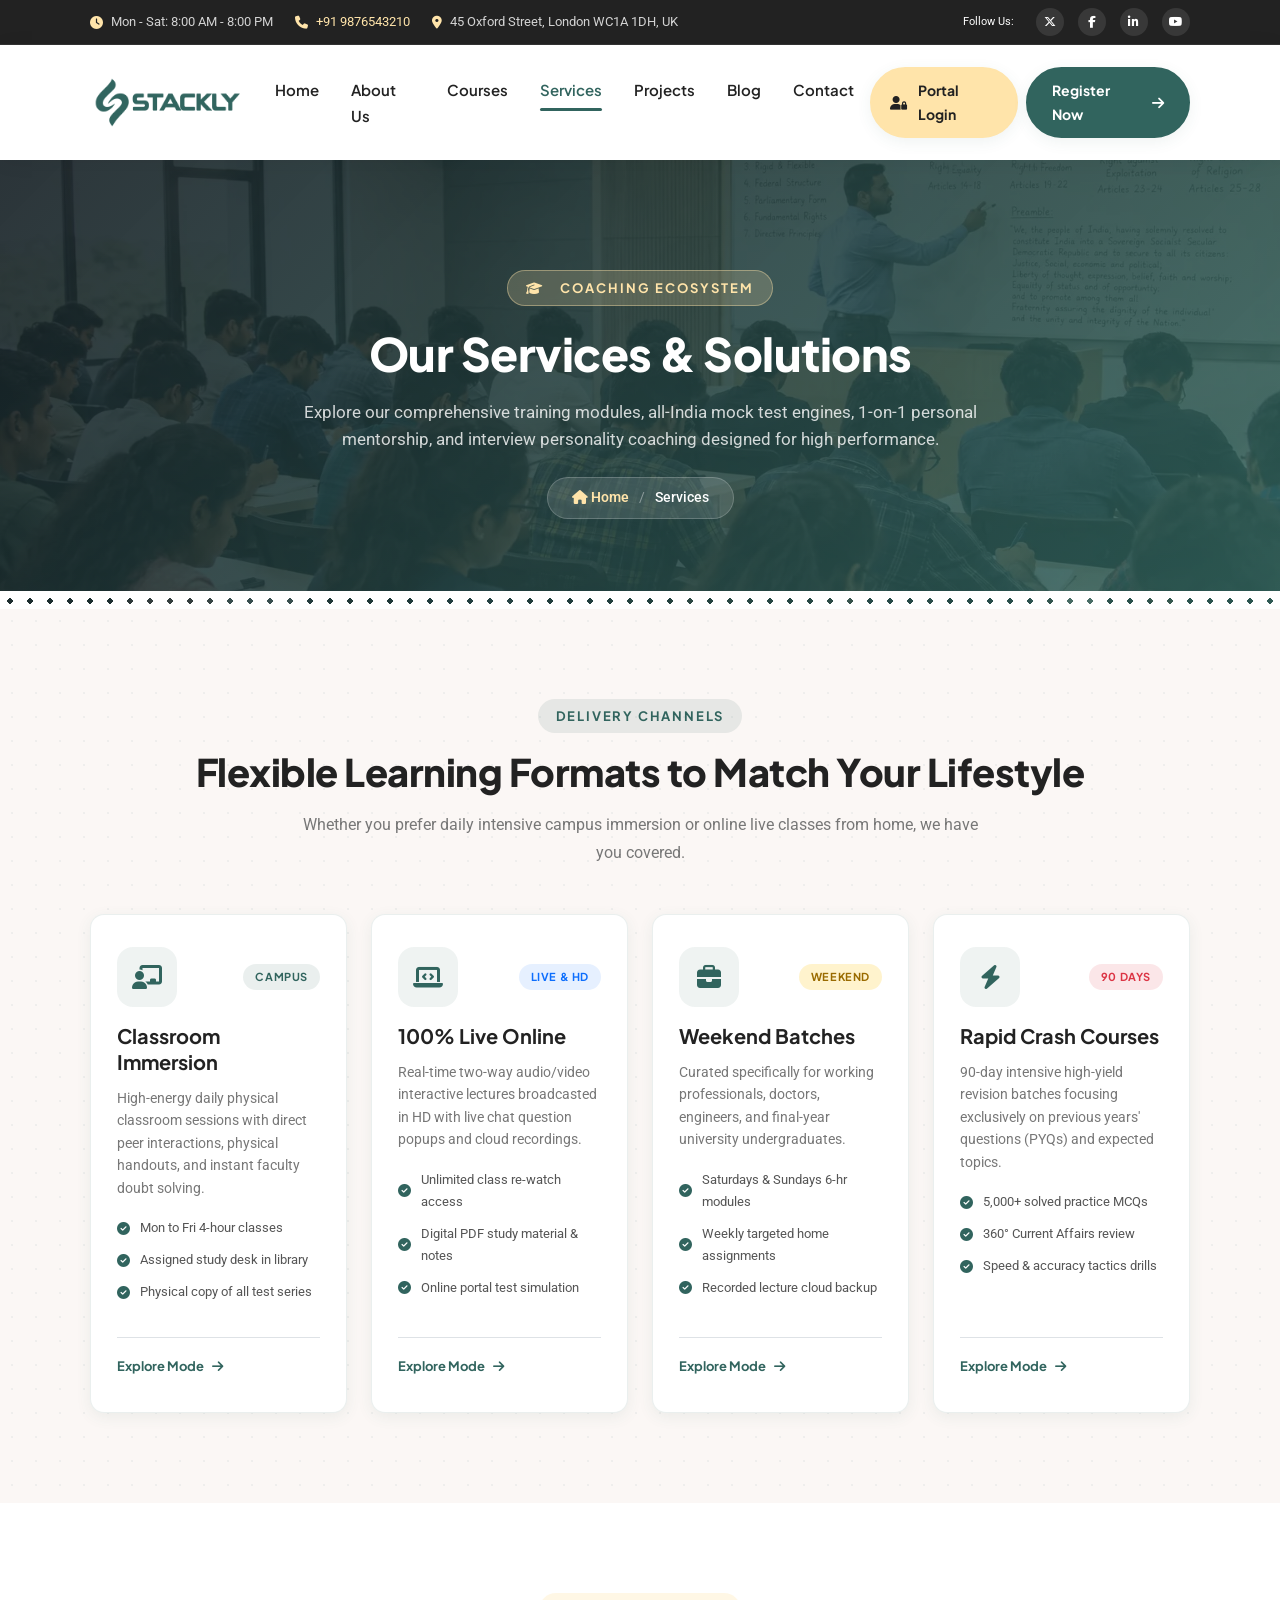
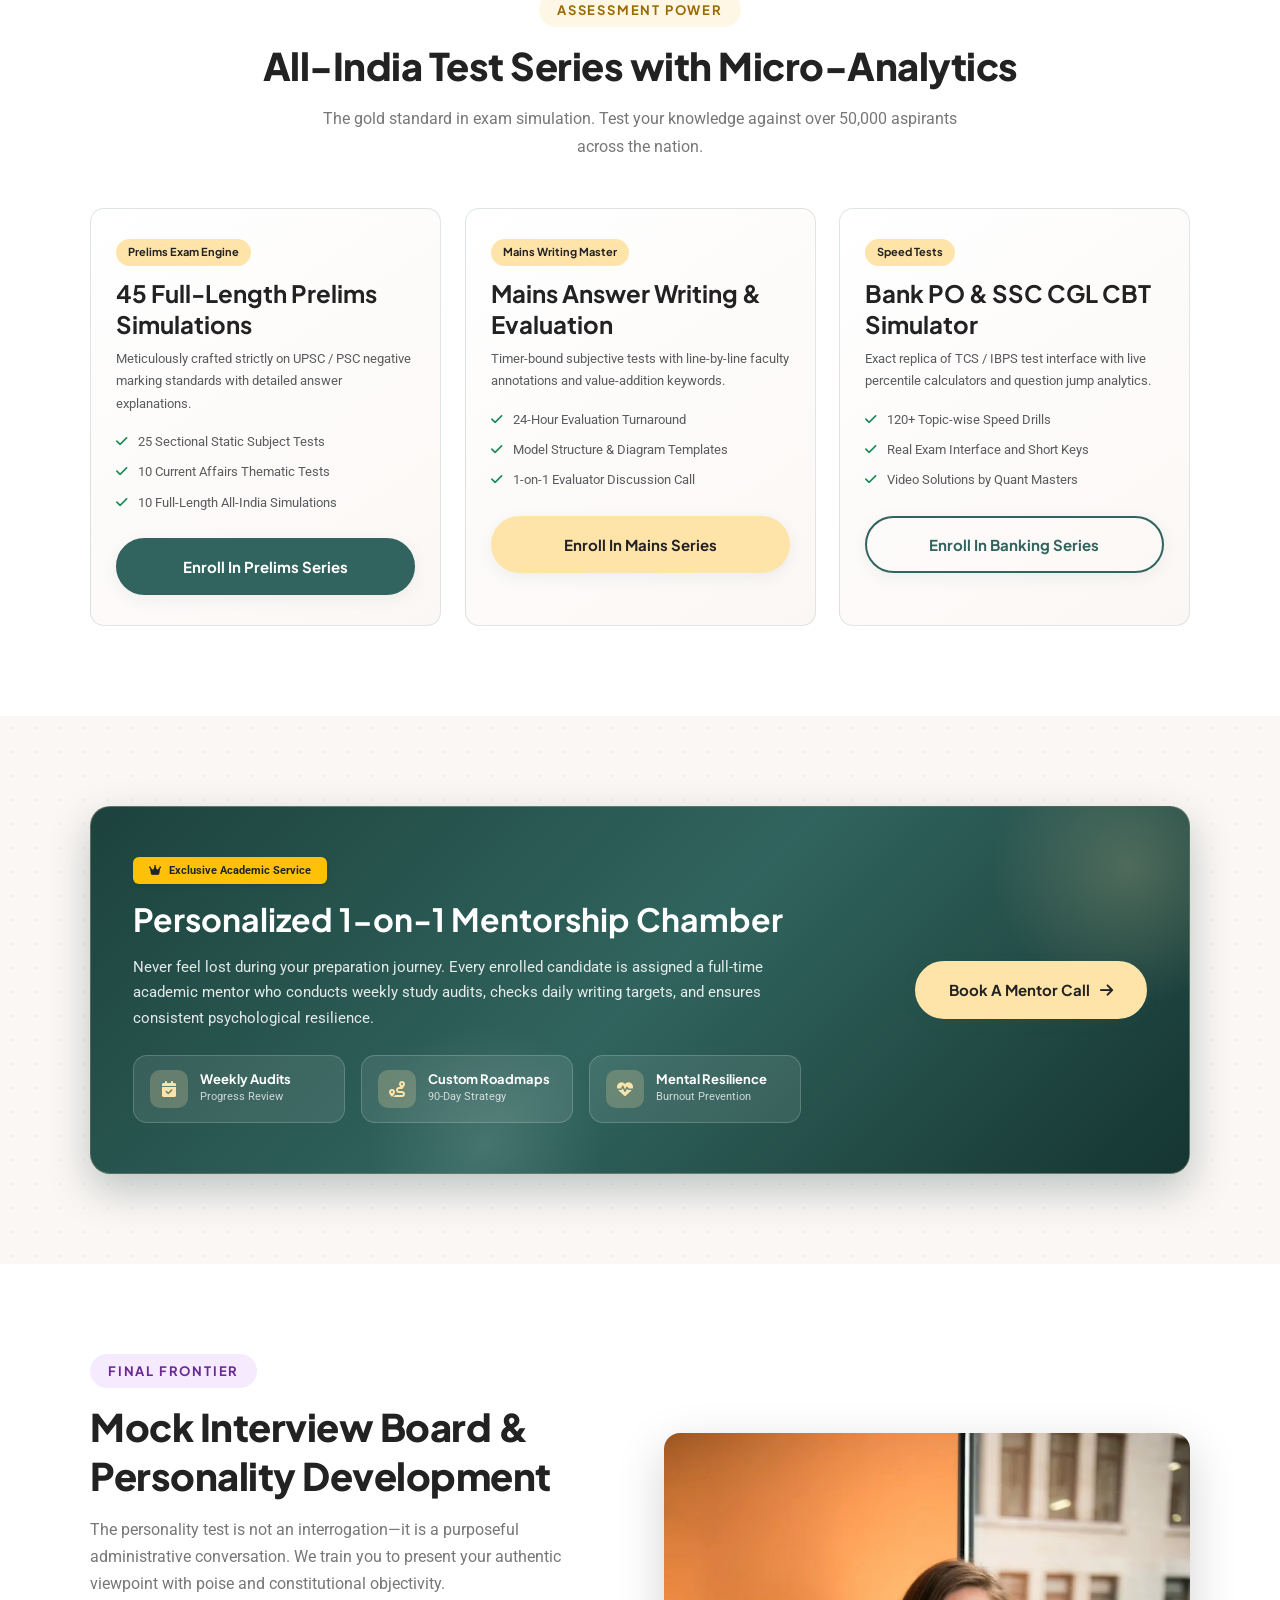
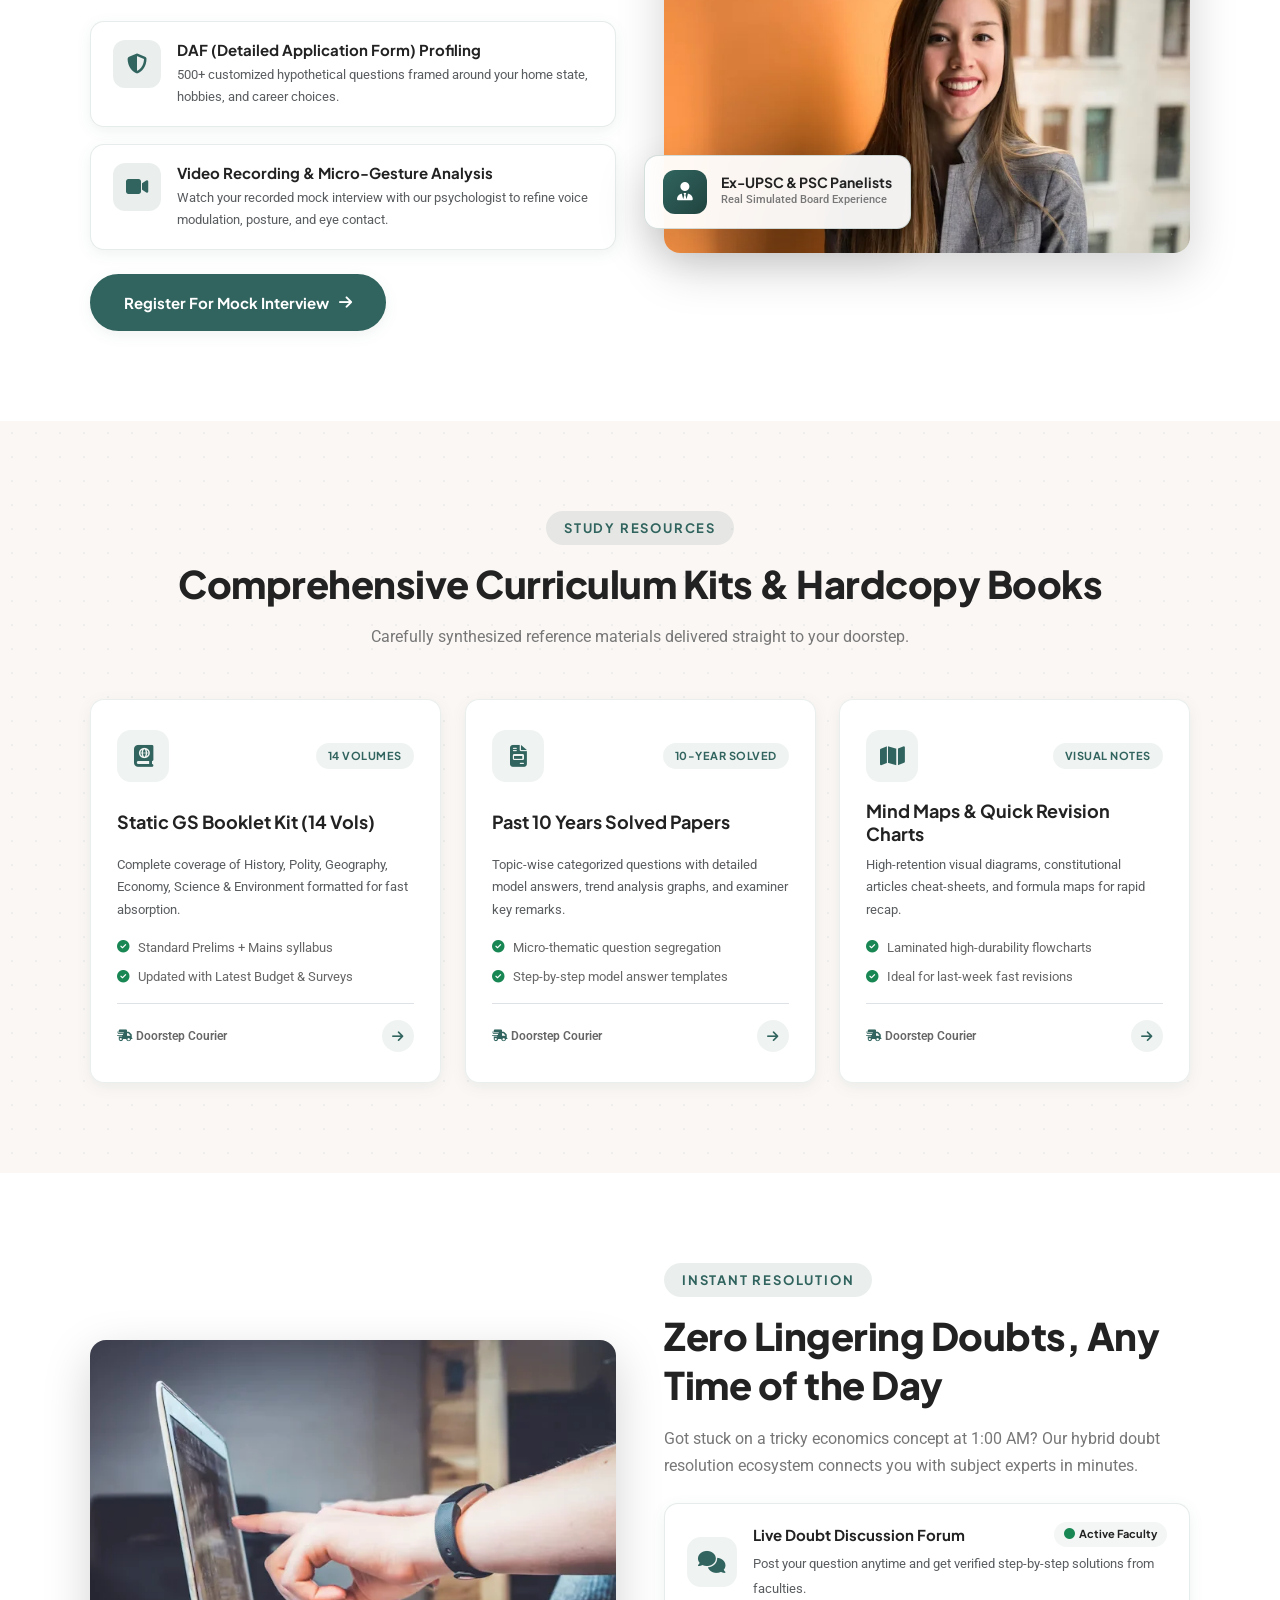
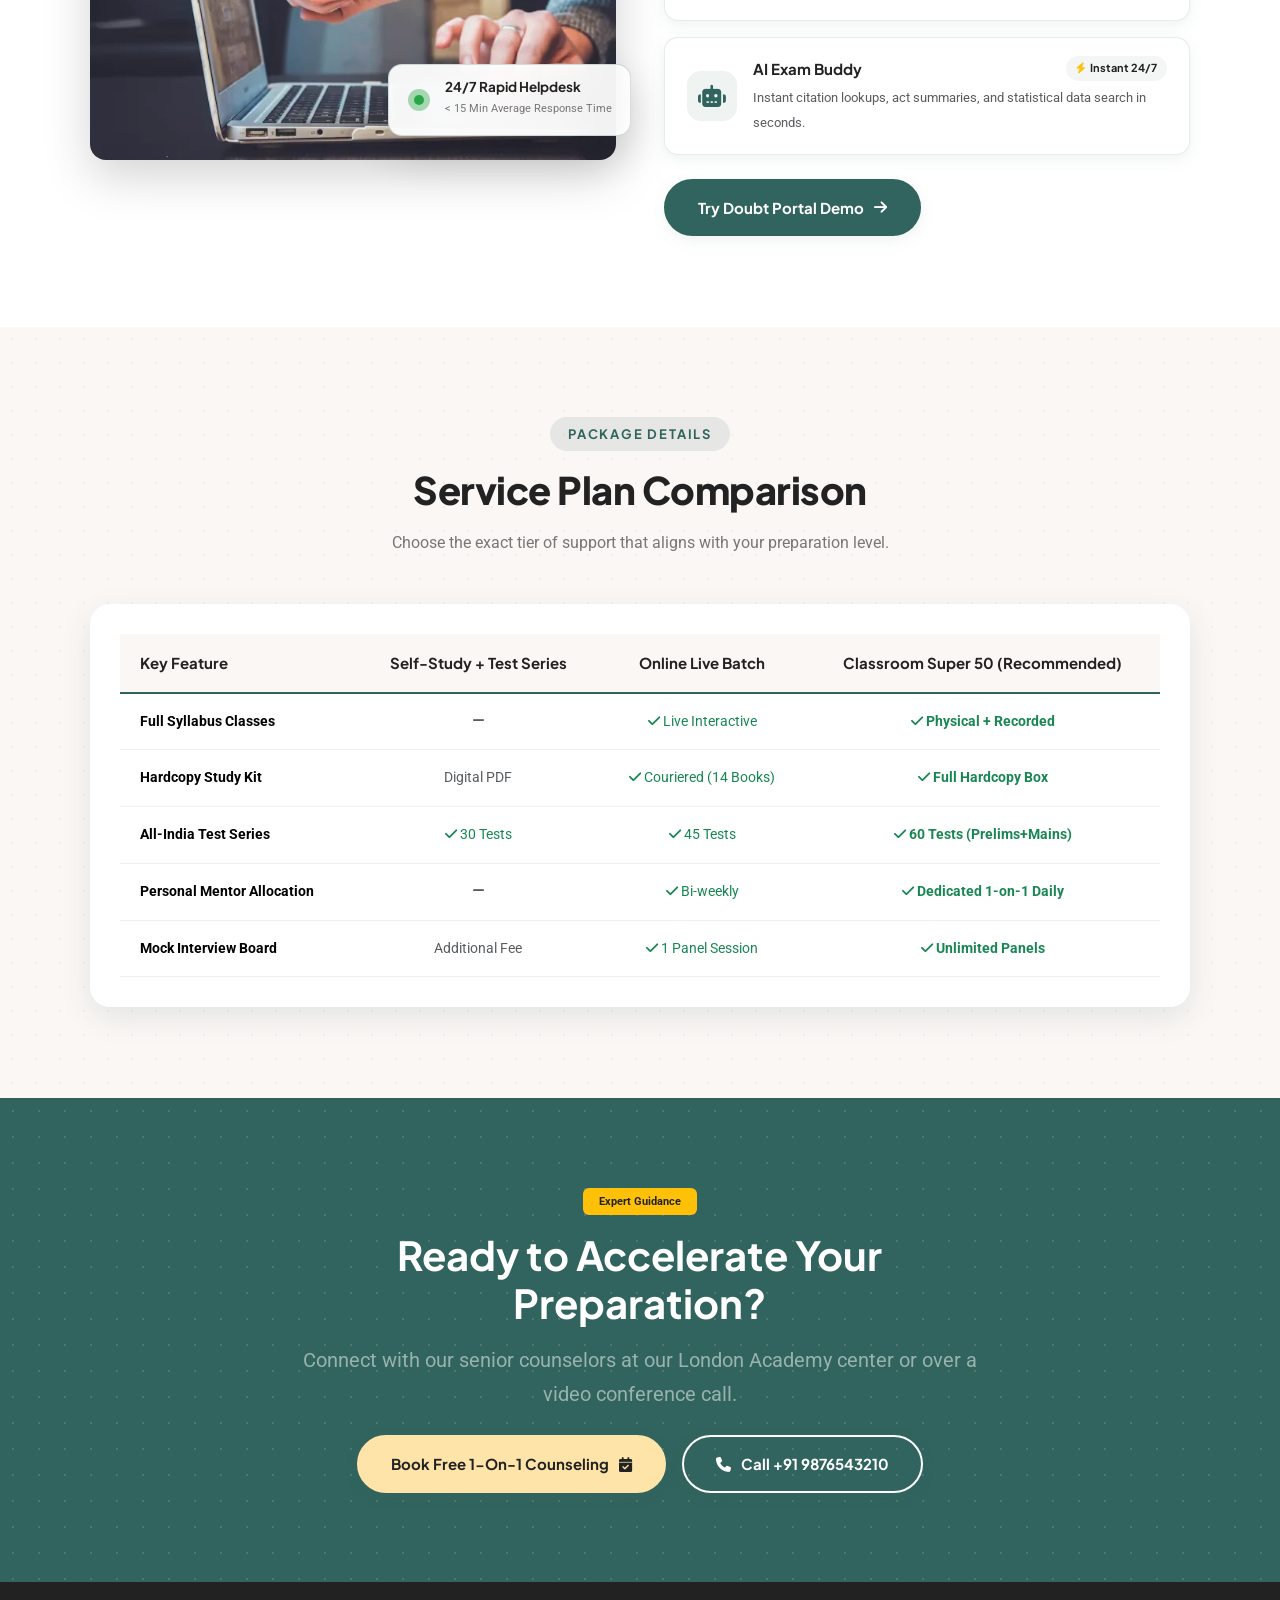
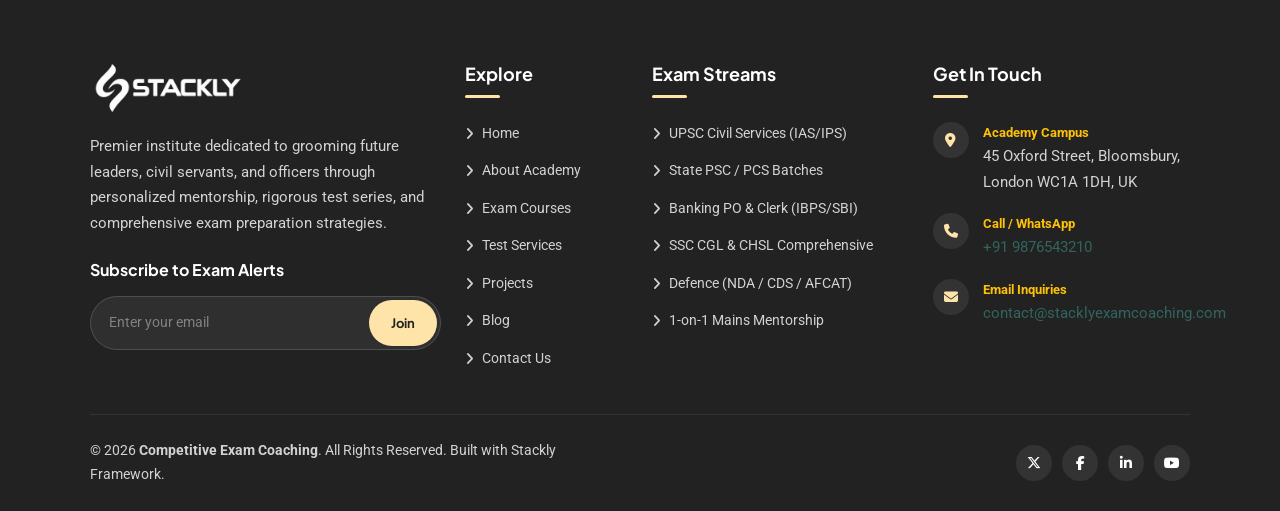
<file: pages/services.html>
<!doctype html>
<html lang="en">
  <head>
    <meta charset="UTF-8" />
    <meta name="viewport" content="width=device-width, initial-scale=1.0" />
    <title>Our Services & Test Series - Competitive Exam Coaching</title>
    <link
      rel="shortcut icon"
      href="../assets/images/logoStackly.webp"
      type="image/webp"
    />

    <!-- Bootstrap 5 CSS -->
    <link
      href="https://cdn.jsdelivr.net/npm/bootstrap@5.3.2/dist/css/bootstrap.min.css"
      rel="stylesheet"
    />
    <!-- Font Awesome 6 CDN -->
    <link
      rel="stylesheet"
      href="https://cdnjs.cloudflare.com/ajax/libs/font-awesome/6.6.0/css/all.min.css"
    />
    <!-- Main Custom CSS -->
    <link rel="stylesheet" href="../assets/css/styles.css" />
    <!-- Page Specific CSS -->
    <link rel="stylesheet" href="../assets/css/services.css" />
  </head>
  <body>
    <!-- HEADER & NAVIGATION (Dynamic Common Component) -->
    <div id="header-placeholder"></div>

    <!-- SECTION 1: Sub-Page Hero Banner & Breadcrumbs -->
    <section class="page-banner-section services-banner text-center">
      <div class="container banner-content" data-reveal="fade-up">
        <span class="banner-badge"
          ><i class="fa-solid fa-graduation-cap me-2"></i> Coaching
          Ecosystem</span
        >
        <h1 class="banner-title">Our Services & Solutions</h1>
        <p class="banner-desc">
          Explore our comprehensive training modules, all-India mock test
          engines, 1-on-1 personal mentorship, and interview personality
          coaching designed for high performance.
        </p>

        <div class="breadcrumb-nav">
          <a href="../index.html"><i class="fa-solid fa-house"></i> Home</a>
          <span class="separator">/</span>
          <span class="current">Services</span>
        </div>
      </div>
    </section>

    <!-- SECTION 2: Comprehensive Coaching Services Matrix (4 Core Modes) -->
    <section class="section-padding bg-pattern-light services-matrix-section">
      <div class="container">
        <div class="sec-title centered" data-reveal="fade-up">
          <span class="sub-title">Delivery Channels</span>
          <h2>Flexible Learning Formats to Match Your Lifestyle</h2>
          <p>
            Whether you prefer daily intensive campus immersion or online live
            classes from home, we have you covered.
          </p>
        </div>

        <div class="row g-4">
          <div
            class="col-lg-3 col-md-6 d-flex"
            data-reveal="fade-up"
            data-reveal-delay="100"
          >
            <div class="service-feature-card d-flex flex-column h-100 w-100">
              <div
                class="service-card-top d-flex justify-content-between align-items-center mb-3"
              >
                <div class="service-icon-box">
                  <i class="fa-solid fa-chalkboard-user"></i>
                </div>
                <span class="service-mode-badge badge-campus">Campus</span>
              </div>
              <h4>Classroom Immersion</h4>
              <p class="service-desc">
                High-energy daily physical classroom sessions with direct peer
                interactions, physical handouts, and instant faculty doubt
                solving.
              </p>
              <ul class="service-points-list list-unstyled mb-4">
                <li>
                  <i class="fa-solid fa-circle-check"></i>
                  <span>Mon to Fri 4-hour classes</span>
                </li>
                <li>
                  <i class="fa-solid fa-circle-check"></i>
                  <span>Assigned study desk in library</span>
                </li>
                <li>
                  <i class="fa-solid fa-circle-check"></i>
                  <span>Physical copy of all test series</span>
                </li>
              </ul>
              <div class="service-card-footer mt-auto pt-3 border-top">
                <a href="#" class="service-explore-link">
                  <span>Explore Mode</span>
                  <i class="fa-solid fa-arrow-right"></i>
                </a>
              </div>
            </div>
          </div>

          <div
            class="col-lg-3 col-md-6 d-flex"
            data-reveal="fade-up"
            data-reveal-delay="200"
          >
            <div class="service-feature-card d-flex flex-column h-100 w-100">
              <div
                class="service-card-top d-flex justify-content-between align-items-center mb-3"
              >
                <div class="service-icon-box">
                  <i class="fa-solid fa-laptop-code"></i>
                </div>
                <span class="service-mode-badge badge-online">Live & HD</span>
              </div>
              <h4>100% Live Online</h4>
              <p class="service-desc">
                Real-time two-way audio/video interactive lectures broadcasted
                in HD with live chat question popups and cloud recordings.
              </p>
              <ul class="service-points-list list-unstyled mb-4">
                <li>
                  <i class="fa-solid fa-circle-check"></i>
                  <span>Unlimited class re-watch access</span>
                </li>
                <li>
                  <i class="fa-solid fa-circle-check"></i>
                  <span>Digital PDF study material & notes</span>
                </li>
                <li>
                  <i class="fa-solid fa-circle-check"></i>
                  <span>Online portal test simulation</span>
                </li>
              </ul>
              <div class="service-card-footer mt-auto pt-3 border-top">
                <a href="#" class="service-explore-link">
                  <span>Explore Mode</span>
                  <i class="fa-solid fa-arrow-right"></i>
                </a>
              </div>
            </div>
          </div>

          <div
            class="col-lg-3 col-md-6 d-flex"
            data-reveal="fade-up"
            data-reveal-delay="300"
          >
            <div class="service-feature-card d-flex flex-column h-100 w-100">
              <div
                class="service-card-top d-flex justify-content-between align-items-center mb-3"
              >
                <div class="service-icon-box">
                  <i class="fa-solid fa-briefcase"></i>
                </div>
                <span class="service-mode-badge badge-weekend">Weekend</span>
              </div>
              <h4>Weekend Batches</h4>
              <p class="service-desc">
                Curated specifically for working professionals, doctors,
                engineers, and final-year university undergraduates.
              </p>
              <ul class="service-points-list list-unstyled mb-4">
                <li>
                  <i class="fa-solid fa-circle-check"></i>
                  <span>Saturdays & Sundays 6-hr modules</span>
                </li>
                <li>
                  <i class="fa-solid fa-circle-check"></i>
                  <span>Weekly targeted home assignments</span>
                </li>
                <li>
                  <i class="fa-solid fa-circle-check"></i>
                  <span>Recorded lecture cloud backup</span>
                </li>
              </ul>
              <div class="service-card-footer mt-auto pt-3 border-top">
                <a href="#" class="service-explore-link">
                  <span>Explore Mode</span>
                  <i class="fa-solid fa-arrow-right"></i>
                </a>
              </div>
            </div>
          </div>

          <div
            class="col-lg-3 col-md-6 d-flex"
            data-reveal="fade-up"
            data-reveal-delay="400"
          >
            <div class="service-feature-card d-flex flex-column h-100 w-100">
              <div
                class="service-card-top d-flex justify-content-between align-items-center mb-3"
              >
                <div class="service-icon-box">
                  <i class="fa-solid fa-bolt"></i>
                </div>
                <span class="service-mode-badge badge-crash">90 Days</span>
              </div>
              <h4>Rapid Crash Courses</h4>
              <p class="service-desc">
                90-day intensive high-yield revision batches focusing
                exclusively on previous years' questions (PYQs) and expected
                topics.
              </p>
              <ul class="service-points-list list-unstyled mb-4">
                <li>
                  <i class="fa-solid fa-circle-check"></i>
                  <span>5,000+ solved practice MCQs</span>
                </li>
                <li>
                  <i class="fa-solid fa-circle-check"></i>
                  <span>360° Current Affairs review</span>
                </li>
                <li>
                  <i class="fa-solid fa-circle-check"></i>
                  <span>Speed & accuracy tactics drills</span>
                </li>
              </ul>
              <div class="service-card-footer mt-auto pt-3 border-top">
                <a href="#" class="service-explore-link">
                  <span>Explore Mode</span>
                  <i class="fa-solid fa-arrow-right"></i>
                </a>
              </div>
            </div>
          </div>
        </div>
      </div>
    </section>

    <!-- SECTION 3: Specialized All-India Test Series & Evaluation Engine -->
    <section class="section-padding">
      <div class="container">
        <div class="sec-title centered" data-reveal="fade-up">
          <span class="sub-title color-two">Assessment Power</span>
          <h2>All-India Test Series with Micro-Analytics</h2>
          <p>
            The gold standard in exam simulation. Test your knowledge against
            over 50,000 aspirants across the nation.
          </p>
        </div>

        <div class="row g-4">
          <div
            class="col-lg-4 col-md-6"
            data-reveal="fade-up"
            data-reveal-delay="100"
          >
            <div class="test-series-card">
              <span class="test-badge">Prelims Exam Engine</span>
              <h4 class="fw-bold mb-2">45 Full-Length Prelims Simulations</h4>
              <p class="text-muted small mb-3">
                Meticulously crafted strictly on UPSC / PSC negative marking
                standards with detailed answer explanations.
              </p>
              <ul class="list-unstyled small text-muted mb-4">
                <li class="mb-2">
                  <i class="fa-solid fa-check text-success me-2"></i> 25
                  Sectional Static Subject Tests
                </li>
                <li class="mb-2">
                  <i class="fa-solid fa-check text-success me-2"></i> 10 Current
                  Affairs Thematic Tests
                </li>
                <li class="mb-2">
                  <i class="fa-solid fa-check text-success me-2"></i> 10
                  Full-Length All-India Simulations
                </li>
              </ul>
              <a href="#" class="theme-btn btn-primary-theme btn-sm w-100"
                >Enroll in Prelims Series</a
              >
            </div>
          </div>

          <div
            class="col-lg-4 col-md-6"
            data-reveal="fade-up"
            data-reveal-delay="200"
          >
            <div class="test-series-card">
              <span class="test-badge">Mains Writing Master</span>
              <h4 class="fw-bold mb-2">Mains Answer Writing & Evaluation</h4>
              <p class="text-muted small mb-3">
                Timer-bound subjective tests with line-by-line faculty
                annotations and value-addition keywords.
              </p>
              <ul class="list-unstyled small text-muted mb-4">
                <li class="mb-2">
                  <i class="fa-solid fa-check text-success me-2"></i> 24-Hour
                  Evaluation Turnaround
                </li>
                <li class="mb-2">
                  <i class="fa-solid fa-check text-success me-2"></i> Model
                  Structure & Diagram Templates
                </li>
                <li class="mb-2">
                  <i class="fa-solid fa-check text-success me-2"></i> 1-on-1
                  Evaluator Discussion Call
                </li>
              </ul>
              <a href="#" class="theme-btn btn-secondary-theme btn-sm w-100"
                >Enroll in Mains Series</a
              >
            </div>
          </div>

          <div
            class="col-lg-4 col-md-6"
            data-reveal="fade-up"
            data-reveal-delay="300"
          >
            <div class="test-series-card">
              <span class="test-badge">Speed Tests</span>
              <h4 class="fw-bold mb-2">Bank PO & SSC CGL CBT Simulator</h4>
              <p class="text-muted small mb-3">
                Exact replica of TCS / IBPS test interface with live percentile
                calculators and question jump analytics.
              </p>
              <ul class="list-unstyled small text-muted mb-4">
                <li class="mb-2">
                  <i class="fa-solid fa-check text-success me-2"></i> 120+
                  Topic-wise Speed Drills
                </li>
                <li class="mb-2">
                  <i class="fa-solid fa-check text-success me-2"></i> Real Exam
                  Interface and Short Keys
                </li>
                <li class="mb-2">
                  <i class="fa-solid fa-check text-success me-2"></i> Video
                  Solutions by Quant Masters
                </li>
              </ul>
              <a href="#" class="theme-btn btn-outline-theme btn-sm w-100"
                >Enroll in Banking Series</a
              >
            </div>
          </div>
        </div>
      </div>
    </section>

    <!-- SECTION 4: 1-on-1 Personal Mentorship & Study Planning -->
    <section class="section-padding bg-pattern-light">
      <div class="container">
        <div
          class="mentor-booking-box position-relative overflow-hidden"
          data-reveal="zoom-in"
        >
          <div class="mentor-box-shape-1"></div>
          <div class="mentor-box-shape-2"></div>
          <div
            class="row align-items-center g-4 position-relative"
            style="z-index: 2"
          >
            <div class="col-lg-8">
              <span
                class="badge bg-warning text-dark px-3 py-2 fw-bold mb-3 shadow-sm"
                ><i class="fa-solid fa-crown me-1"></i> Exclusive Academic
                Service</span
              >
              <h3 class="display-6 fw-bold mb-3">
                Personalized 1-on-1 Mentorship Chamber
              </h3>
              <p class="mentor-lead-desc mb-4">
                Never feel lost during your preparation journey. Every enrolled
                candidate is assigned a full-time academic mentor who conducts
                weekly study audits, checks daily writing targets, and ensures
                consistent psychological resilience.
              </p>
              <div class="row g-3">
                <div
                  class="col-sm-4"
                  data-reveal="fade-up"
                  data-reveal-delay="100"
                >
                  <div class="mentor-feature-pill">
                    <div class="pill-icon">
                      <i class="fa-solid fa-calendar-check"></i>
                    </div>
                    <div class="pill-text">
                      <strong>Weekly Audits</strong>
                      <span>Progress Review</span>
                    </div>
                  </div>
                </div>
                <div
                  class="col-sm-4"
                  data-reveal="fade-up"
                  data-reveal-delay="200"
                >
                  <div class="mentor-feature-pill">
                    <div class="pill-icon">
                      <i class="fa-solid fa-route"></i>
                    </div>
                    <div class="pill-text">
                      <strong>Custom Roadmaps</strong>
                      <span>90-Day Strategy</span>
                    </div>
                  </div>
                </div>
                <div
                  class="col-sm-4"
                  data-reveal="fade-up"
                  data-reveal-delay="300"
                >
                  <div class="mentor-feature-pill">
                    <div class="pill-icon">
                      <i class="fa-solid fa-heart-pulse"></i>
                    </div>
                    <div class="pill-text">
                      <strong>Mental Resilience</strong>
                      <span>Burnout Prevention</span>
                    </div>
                  </div>
                </div>
              </div>
            </div>
            <div class="col-lg-4 text-lg-end">
              <a href="#" class="theme-btn btn-secondary-theme mentor-cta-btn"
                ><span>Book a Mentor Call</span>
                <i class="fa-solid fa-arrow-right"></i
              ></a>
            </div>
          </div>
        </div>
      </div>
    </section>

    <!-- SECTION 5: Mock Interview & Personality Guidance -->
    <section class="section-padding interview-section">
      <div class="container">
        <div class="row align-items-center g-5">
          <div class="col-lg-6" data-reveal="fade-right">
            <div class="sec-title mb-4">
              <span class="sub-title color-four">Final Frontier</span>
              <h2>Mock Interview Board & Personality Development</h2>
              <p class="mb-4">
                The personality test is not an interrogation—it is a purposeful
                administrative conversation. We train you to present your
                authentic viewpoint with poise and constitutional objectivity.
              </p>
            </div>
            <div class="interview-feature-list d-flex flex-column gap-3 mb-4">
              <div
                class="interview-feature-card d-flex align-items-start gap-3"
                data-reveal="fade-up"
                data-reveal-delay="100"
              >
                <div class="interview-icon-box">
                  <i class="fa-solid fa-shield-halved"></i>
                </div>
                <div class="interview-text">
                  <h6 class="fw-bold mb-1">
                    DAF (Detailed Application Form) Profiling
                  </h6>
                  <p class="text-muted small mb-0">
                    500+ customized hypothetical questions framed around your
                    home state, hobbies, and career choices.
                  </p>
                </div>
              </div>
              <div
                class="interview-feature-card d-flex align-items-start gap-3"
                data-reveal="fade-up"
                data-reveal-delay="200"
              >
                <div class="interview-icon-box">
                  <i class="fa-solid fa-video"></i>
                </div>
                <div class="interview-text">
                  <h6 class="fw-bold mb-1">
                    Video Recording & Micro-Gesture Analysis
                  </h6>
                  <p class="text-muted small mb-0">
                    Watch your recorded mock interview with our psychologist to
                    refine voice modulation, posture, and eye contact.
                  </p>
                </div>
              </div>
            </div>
            <a href="#" class="theme-btn btn-primary-theme interview-cta-btn"
              ><span>Register for Mock Interview</span>
              <i class="fa-solid fa-arrow-right"></i
            ></a>
          </div>

          <div class="col-lg-6" data-reveal="fade-left">
            <div class="interview-img-wrapper position-relative">
              <div
                class="interview-img-inner rounded-4 overflow-hidden shadow-lg"
              >
                <img
                  src="../assets/images/home/home-mentor-image-3.webp"
                  alt="Mock Interview Panel"
                  class="w-100 object-fit-cover interview-main-img"
                  style="height: 420px; object-position: top"
                />
              </div>
              <!-- Floating interactive badge -->
              <div
                class="interview-floating-badge shadow-lg"
                data-reveal="zoom-in"
                data-reveal-delay="200"
              >
                <div class="badge-icon-wrap">
                  <i class="fa-solid fa-user-tie"></i>
                </div>
                <div class="badge-info">
                  <span class="badge-title">Ex-UPSC & PSC Panelists</span>
                  <span class="badge-desc"
                    >Real Simulated Board Experience</span
                  >
                </div>
              </div>
            </div>
          </div>
        </div>
      </div>
    </section>

    <!-- SECTION 6: Study Materials & Comprehensive Book Kits -->
    <section class="section-padding bg-pattern-light study-kit-section">
      <div class="container">
        <div class="sec-title centered" data-reveal="fade-up">
          <span class="sub-title">Study Resources</span>
          <h2>Comprehensive Curriculum Kits & Hardcopy Books</h2>
          <p>
            Carefully synthesized reference materials delivered straight to your
            doorstep.
          </p>
        </div>

        <div class="row g-4 align-items-stretch">
          <div
            class="col-lg-4 col-md-6 d-flex"
            data-reveal="fade-up"
            data-reveal-delay="100"
          >
            <div class="kit-item-box d-flex flex-column h-100 w-100">
              <div
                class="kit-header d-flex justify-content-between align-items-center mb-3"
              >
                <div class="kit-icon">
                  <i class="fa-solid fa-book-atlas"></i>
                </div>
                <span class="kit-badge">14 Volumes</span>
              </div>
              <h5 class="fw-bold mb-2">Static GS Booklet Kit (14 Vols)</h5>
              <p class="text-muted small mb-3 flex-grow-1">
                Complete coverage of History, Polity, Geography, Economy,
                Science & Environment formatted for fast absorption.
              </p>
              <ul class="kit-features list-unstyled small text-muted mb-3">
                <li class="mb-2 d-flex align-items-center gap-2">
                  <i class="fa-solid fa-circle-check text-success"></i>
                  <span>Standard Prelims + Mains syllabus</span>
                </li>
                <li class="d-flex align-items-center gap-2">
                  <i class="fa-solid fa-circle-check text-success"></i>
                  <span>Updated with Latest Budget & Surveys</span>
                </li>
              </ul>
              <div
                class="kit-footer pt-3 mt-auto border-top d-flex justify-content-between align-items-center"
              >
                <span class="kit-delivery-tag"
                  ><i class="fa-solid fa-truck-fast me-1"></i> Doorstep
                  Courier</span
                >
                <a href="#"
                  ><span class="kit-view-arrow"
                    ><i class="fa-solid fa-arrow-right"></i></span
                ></a>
              </div>
            </div>
          </div>

          <div
            class="col-lg-4 col-md-6 d-flex"
            data-reveal="fade-up"
            data-reveal-delay="200"
          >
            <div class="kit-item-box d-flex flex-column h-100 w-100">
              <div
                class="kit-header d-flex justify-content-between align-items-center mb-3"
              >
                <div class="kit-icon">
                  <i class="fa-solid fa-file-invoice"></i>
                </div>
                <span class="kit-badge">10-Year Solved</span>
              </div>
              <h5 class="fw-bold mb-2">Past 10 Years Solved Papers</h5>
              <p class="text-muted small mb-3 flex-grow-1">
                Topic-wise categorized questions with detailed model answers,
                trend analysis graphs, and examiner key remarks.
              </p>
              <ul class="kit-features list-unstyled small text-muted mb-3">
                <li class="mb-2 d-flex align-items-center gap-2">
                  <i class="fa-solid fa-circle-check text-success"></i>
                  <span>Micro-thematic question segregation</span>
                </li>
                <li class="d-flex align-items-center gap-2">
                  <i class="fa-solid fa-circle-check text-success"></i>
                  <span>Step-by-step model answer templates</span>
                </li>
              </ul>
              <div
                class="kit-footer pt-3 mt-auto border-top d-flex justify-content-between align-items-center"
              >
                <span class="kit-delivery-tag"
                  ><i class="fa-solid fa-truck-fast me-1"></i> Doorstep
                  Courier</span
                >
                <a href="#"
                  ><span class="kit-view-arrow"
                    ><i class="fa-solid fa-arrow-right"></i></span
                ></a>
              </div>
            </div>
          </div>

          <div
            class="col-lg-4 col-md-6 d-flex"
            data-reveal="fade-up"
            data-reveal-delay="300"
          >
            <div class="kit-item-box d-flex flex-column h-100 w-100">
              <div
                class="kit-header d-flex justify-content-between align-items-center mb-3"
              >
                <div class="kit-icon"><i class="fa-solid fa-map"></i></div>
                <span class="kit-badge">Visual Notes</span>
              </div>
              <h5 class="fw-bold mb-2">Mind Maps & Quick Revision Charts</h5>
              <p class="text-muted small mb-3 flex-grow-1">
                High-retention visual diagrams, constitutional articles
                cheat-sheets, and formula maps for rapid recap.
              </p>
              <ul class="kit-features list-unstyled small text-muted mb-3">
                <li class="mb-2 d-flex align-items-center gap-2">
                  <i class="fa-solid fa-circle-check text-success"></i>
                  <span>Laminated high-durability flowcharts</span>
                </li>
                <li class="d-flex align-items-center gap-2">
                  <i class="fa-solid fa-circle-check text-success"></i>
                  <span>Ideal for last-week fast revisions</span>
                </li>
              </ul>
              <div
                class="kit-footer pt-3 mt-auto border-top d-flex justify-content-between align-items-center"
              >
                <span class="kit-delivery-tag"
                  ><i class="fa-solid fa-truck-fast me-1"></i> Doorstep
                  Courier</span
                >
                <a href="#"
                  ><span class="kit-view-arrow"
                    ><i class="fa-solid fa-arrow-right"></i></span
                ></a>
              </div>
            </div>
          </div>
        </div>
      </div>
    </section>

    <!-- SECTION 7: 24/7 Doubt Resolution & AI Assistant -->
    <section class="section-padding doubt-section">
      <div class="container">
        <div class="row align-items-center g-5">
          <div class="col-lg-6 order-lg-2" data-reveal="fade-left">
            <div class="sec-title mb-4">
              <span class="sub-title color-three">Instant Resolution</span>
              <h2>Zero Lingering Doubts, Any Time of the Day</h2>
              <p class="mb-4">
                Got stuck on a tricky economics concept at 1:00 AM? Our hybrid
                doubt resolution ecosystem connects you with subject experts in
                minutes.
              </p>
            </div>
            <div class="doubt-feature-list d-flex flex-column gap-3 mb-4">
              <div
                class="doubt-feature-card d-flex align-items-center gap-3"
                data-reveal="fade-up"
                data-reveal-delay="100"
              >
                <div class="doubt-icon-box">
                  <i class="fa-solid fa-comments"></i>
                </div>
                <div class="doubt-content flex-grow-1">
                  <div
                    class="d-flex align-items-center justify-content-between mb-1"
                  >
                    <h6 class="mb-0 fw-bold">Live Doubt Discussion Forum</h6>
                    <span class="doubt-status-badge"
                      ><i class="fa-solid fa-circle text-success me-1"></i>
                      Active Faculty</span
                    >
                  </div>
                  <small class="text-muted"
                    >Post your question anytime and get verified step-by-step
                    solutions from faculties.</small
                  >
                </div>
              </div>
              <div
                class="doubt-feature-card d-flex align-items-center gap-3"
                data-reveal="fade-up"
                data-reveal-delay="200"
              >
                <div class="doubt-icon-box">
                  <i class="fa-solid fa-robot"></i>
                </div>
                <div class="doubt-content flex-grow-1">
                  <div
                    class="d-flex align-items-center justify-content-between mb-1"
                  >
                    <h6 class="mb-0 fw-bold">AI Exam Buddy</h6>
                    <span class="doubt-status-badge"
                      ><i class="fa-solid fa-bolt text-warning me-1"></i>
                      Instant 24/7</span
                    >
                  </div>
                  <small class="text-muted"
                    >Instant citation lookups, act summaries, and statistical
                    data search in seconds.</small
                  >
                </div>
              </div>
            </div>
            <a href="#" class="theme-btn btn-primary-theme doubt-cta-btn"
              ><span>Try Doubt Portal Demo</span>
              <i class="fa-solid fa-arrow-right"></i
            ></a>
          </div>

          <div class="col-lg-6 order-lg-1" data-reveal="fade-right">
            <div class="doubt-img-wrapper position-relative">
              <div class="doubt-img-inner rounded-4 overflow-hidden shadow-lg">
                <img
                  src="../assets/images/home/home-campus-&-infrastructure-2.webp"
                  alt="Doubt Solving Session"
                  class="w-100 object-fit-cover doubt-main-img"
                  style="height: 420px"
                />
              </div>
              <!-- Floating status badge -->
              <div
                class="doubt-floating-badge shadow-lg"
                data-reveal="zoom-in"
                data-reveal-delay="200"
              >
                <div class="live-indicator-wrapper">
                  <span class="live-pulse"></span>
                  <span class="live-dot"></span>
                </div>
                <div class="badge-text">
                  <strong class="d-block">24/7 Rapid Helpdesk</strong>
                  <span>&lt; 15 Min Average Response Time</span>
                </div>
              </div>
            </div>
          </div>
        </div>
      </div>
    </section>

    <!-- SECTION 8: Comprehensive Services Comparison Matrix -->
    <section class="section-padding bg-pattern-light">
      <div class="container">
        <div class="sec-title centered" data-reveal="fade-up">
          <span class="sub-title">Package Details</span>
          <h2>Service Plan Comparison</h2>
          <p>
            Choose the exact tier of support that aligns with your preparation
            level.
          </p>
        </div>

        <div
          class="comparison-table-wrapper"
          data-reveal="fade-up"
          data-reveal-delay="150"
        >
          <table class="table comparison-table">
            <thead>
              <tr>
                <th>Key Feature</th>
                <th class="text-center">Self-Study + Test Series</th>
                <th class="text-center">Online Live Batch</th>
                <th class="text-center">Classroom Super 50 (Recommended)</th>
              </tr>
            </thead>
            <tbody>
              <tr>
                <td><strong>Full Syllabus Classes</strong></td>
                <td class="text-center text-muted">
                  <i class="fa-solid fa-minus"></i>
                </td>
                <td class="text-center text-success">
                  <i class="fa-solid fa-check"></i> Live Interactive
                </td>
                <td class="text-center text-success fw-bold">
                  <i class="fa-solid fa-check"></i> Physical + Recorded
                </td>
              </tr>
              <tr>
                <td><strong>Hardcopy Study Kit</strong></td>
                <td class="text-center text-muted">Digital PDF</td>
                <td class="text-center text-success">
                  <i class="fa-solid fa-check"></i> Couriered (14 Books)
                </td>
                <td class="text-center text-success fw-bold">
                  <i class="fa-solid fa-check"></i> Full Hardcopy Box
                </td>
              </tr>
              <tr>
                <td><strong>All-India Test Series</strong></td>
                <td class="text-center text-success">
                  <i class="fa-solid fa-check"></i> 30 Tests
                </td>
                <td class="text-center text-success">
                  <i class="fa-solid fa-check"></i> 45 Tests
                </td>
                <td class="text-center text-success fw-bold">
                  <i class="fa-solid fa-check"></i> 60 Tests (Prelims+Mains)
                </td>
              </tr>
              <tr>
                <td><strong>Personal Mentor Allocation</strong></td>
                <td class="text-center text-muted">
                  <i class="fa-solid fa-minus"></i>
                </td>
                <td class="text-center text-success">
                  <i class="fa-solid fa-check"></i> Bi-weekly
                </td>
                <td class="text-center text-success fw-bold">
                  <i class="fa-solid fa-check"></i> Dedicated 1-on-1 Daily
                </td>
              </tr>
              <tr>
                <td><strong>Mock Interview Board</strong></td>
                <td class="text-center text-muted">Additional Fee</td>
                <td class="text-center text-success">
                  <i class="fa-solid fa-check"></i> 1 Panel Session
                </td>
                <td class="text-center text-success fw-bold">
                  <i class="fa-solid fa-check"></i> Unlimited Panels
                </td>
              </tr>
            </tbody>
          </table>
        </div>
      </div>
    </section>

    <!-- SECTION 9: Book Free Counseling Session CTA -->
    <section class="section-padding bg-pattern-dark text-white text-center">
      <div class="container">
        <div class="row justify-content-center">
          <div class="col-lg-8" data-reveal="zoom-in">
            <span class="badge bg-warning text-dark px-3 py-2 fw-bold mb-3"
              >Expert Guidance</span
            >
            <h2 class="text-white display-6 fw-bold mb-3">
              Ready to Accelerate Your Preparation?
            </h2>
            <p class="text-white-50 fs-5 mb-4">
              Connect with our senior counselors at our London Academy center or
              over a video conference call.
            </p>
            <div class="d-flex justify-content-center gap-3 flex-wrap">
              <a href="#" class="theme-btn btn-secondary-theme"
                >Book Free 1-on-1 Counseling
                <i class="fa-solid fa-calendar-check"></i
              ></a>
              <a href="#" class="theme-btn btn-outline-light-theme"
                ><i class="fa-solid fa-phone"></i> Call +91 9876543210</a
              >
            </div>
          </div>
        </div>
      </div>
    </section>

    <!-- FOOTER & SCROLL TO TOP (Dynamic Common Component) -->
    <div id="footer-placeholder"></div>

    <!-- Scripts -->
    <script src="https://cdn.jsdelivr.net/npm/bootstrap@5.3.2/dist/js/bootstrap.bundle.min.js"></script>
    <script src="../assets/js/script.js"></script>
  </body>
</html>
</file>
<file: assets/css/styles.css>
@import url("https://fonts.googleapis.com/css2?family=Plus+Jakarta+Sans:wght@400;500;600;700;800&family=Roboto:wght@300;400;500;700&display=swap");

:root {
  --main-color: rgb(49, 100, 94);
  --main-color-two: rgb(255, 228, 170);
  --color-three: rgb(251, 247, 245);
  --color-four: rgb(246, 234, 255);

  --white-color: rgb(255, 255, 255);
  --white-color-opicity: rgba(255, 255, 255, 0.8);
  --white-color-opicity-two: rgba(255, 255, 255, 0.4);
  --black-color: rgb(0, 0, 0);
  --black-color-opicity: rgba(0, 0, 0, 0.8);
  --black-color-opicity-two: rgba(0, 0, 0, 0.4);
  --text-color: rgb(119, 119, 119);
  --heading-color: rgb(34, 34, 34);
  --dark-color: rgb(34, 34, 34);
  --dark-color-two: rgb(49, 49, 49);
  --font-family-roboto: "Roboto", sans-serif;
  --font-family-gilroy: "Plus Jakarta Sans", sans-serif;
  --font-family-gilroy-regular: "Plus Jakarta Sans", sans-serif;

  --transition: all 0.35s ease-in-out;
  --box-shadow-sm: 0 4px 15px rgba(49, 100, 94, 0.08);
  --box-shadow-md: 0 10px 30px rgba(49, 100, 94, 0.12);
  --box-shadow-lg: 0 20px 45px rgba(49, 100, 94, 0.18);
  --border-radius-sm: 8px;
  --border-radius-md: 14px;
  --border-radius-lg: 20px;
}

/* Base & Reset */
*,
*::before,
*::after {
  box-sizing: border-box;
  margin: 0;
  padding: 0;
}

html {
  scroll-behavior: smooth;
  overflow-x: hidden;
}

body {
  font-family: var(--font-family-roboto);
  font-size: 15px;
  line-height: 1.7;
  color: var(--text-color);
  background-color: var(--white-color);
  overflow-x: hidden;
}

h1,
h2,
h3,
h4,
h5,
h6 {
  font-family: var(--font-family-gilroy);
  color: var(--heading-color);
  font-weight: 700;
  line-height: 1.3;
}

input[type="password"]::-ms-reveal {
  display: none;
}

a {
  color: var(--main-color);
  text-decoration: none;
  transition: var(--transition);
}

a:hover {
  color: #214440;
}

img {
  max-width: 100%;
  height: auto;
  display: inline-block;
}

ul {
  list-style: none;
  padding: 0;
  margin: 0;
}

.container,
.container-fluid {
  padding-left: 20px;
  padding-right: 20px;
}

.section-padding {
  padding: 90px 0;
}

.bg-pattern-light {
  background-color: var(--color-three);
  background-image: radial-gradient(
    rgba(49, 100, 94, 0.06) 1.5px,
    transparent 1.5px
  );
  background-size: 24px 24px;
}

.bg-pattern-dark {
  background-color: var(--main-color);
  background-image: radial-gradient(
    rgba(255, 228, 170, 0.15) 1.5px,
    transparent 1.5px
  );
  background-size: 26px 26px;
}

/* Section Titles & Badges */
.sec-title {
  position: relative;
  margin-bottom: 48px;
}

.sec-title .sub-title {
  display: inline-flex;
  align-items: center;
  gap: 8px;
  font-family: var(--font-family-gilroy);
  font-size: 13px;
  font-weight: 700;
  text-transform: uppercase;
  letter-spacing: 1.8px;
  padding: 6px 18px;
  border-radius: 50px;
  background-color: rgba(49, 100, 94, 0.1);
  color: var(--main-color);
  margin-bottom: 14px;
}

.sec-title .sub-title.color-two {
  background-color: rgba(255, 228, 170, 0.3);
  color: #9a6b00;
}

.sec-title .sub-title.color-four {
  background-color: var(--color-four);
  color: #692994;
}

.sec-title .sub-title.light {
  background-color: rgba(255, 255, 255, 0.15);
  color: var(--main-color-two);
}

.sec-title h2 {
  font-size: 38px;
  font-weight: 800;
  color: var(--heading-color);
  letter-spacing: -0.5px;
  margin-bottom: 15px;
}

.sec-title.light h2 {
  color: var(--white-color);
}

.sec-title p {
  font-size: 16px;
  color: var(--text-color);
  max-width: 680px;
}

.sec-title.light p {
  color: var(--white-color-opicity);
}

.sec-title.centered {
  text-align: center;
}

.sec-title.centered p {
  margin: 0 auto;
}

/* Buttons */
.theme-btn {
  display: inline-flex;
  align-items: center;
  justify-content: center;
  gap: 10px;
  padding: 14px 32px;
  font-family: var(--font-family-gilroy);
  font-size: 15px;
  font-weight: 700;
  border-radius: 50px;
  border: 2px solid transparent;
  transition: var(--transition);
  cursor: pointer;
  text-transform: capitalize;
  box-shadow: var(--box-shadow-sm);
  position: relative;
  overflow: hidden;
  z-index: 1;
}

.btn-primary-theme {
  background-color: var(--main-color);
  color: var(--white-color);
  border-color: var(--main-color);
}

.btn-primary-theme:hover {
  background-color: var(--main-color-two);
  color: var(--heading-color);
  border-color: var(--main-color-two);
  transform: translateY(-3px);
  box-shadow: var(--box-shadow-md);
}

.btn-secondary-theme {
  background-color: var(--main-color-two);
  color: var(--heading-color);
  border-color: var(--main-color-two);
}

.btn-secondary-theme:hover {
  background-color: var(--main-color);
  color: var(--white-color);
  border-color: var(--main-color-two);
  transform: translateY(-3px);
  box-shadow: var(--box-shadow-md);
}

.btn-outline-theme {
  background-color: transparent;
  color: var(--main-color);
  border-color: var(--main-color);
}

.btn-outline-theme:hover {
  background-color: var(--main-color);
  color: var(--white-color);
  transform: translateY(-3px);
}

.btn-outline-light-theme {
  background-color: transparent;
  color: var(--white-color);
  border-color: var(--white-color);
}

.btn-outline-light-theme:hover {
  background-color: var(--main-color-two);
  color: var(--heading-color);
  border-color: var(--main-color-two);
  transform: translateY(-3px);
}

/* Header & Navigation (Fixed / Sticky & Responsive) */
.main-header {
  position: relative;
  width: 100%;
  z-index: 999;
}

.header-top {
  background-color: var(--dark-color);
  color: var(--white-color-opicity);
  font-size: 13px;
  padding: 8px 0;
  border-bottom: 1px solid rgba(255, 255, 255, 0.08);
}

.header-top a {
  color: var(--main-color-two);
}

.header-top a:hover {
  color: var(--white-color);
}

.top-contact-list {
  display: flex;
  flex-wrap: wrap;
  align-items: center;
  gap: 22px;
}

.top-contact-list li {
  display: inline-flex;
  align-items: center;
  gap: 8px;
}

.top-contact-list li i {
  color: var(--main-color-two);
}

.top-social-list {
  display: flex;
  align-items: center;
  justify-content: flex-end;
  gap: 14px;
}

.top-social-list a {
  display: inline-flex;
  align-items: center;
  justify-content: center;
  width: 28px;
  height: 28px;
  border-radius: 50%;
  background-color: rgba(255, 255, 255, 0.1);
  color: var(--white-color);
  font-size: 12px;
  transition: var(--transition);
}

.top-social-list a:hover {
  background-color: var(--main-color-two);
  color: var(--heading-color);
  transform: translateY(-2px);
}

/* Main Navbar */
.navbar-area {
  position: relative;
  background-color: var(--white-color);
  box-shadow: 0 2px 20px rgba(0, 0, 0, 0.06);
  transition: all 0.4s ease;
  width: 100%;
}

.main-header.is-sticky .navbar-area {
  position: fixed;
  top: 0;
  left: 0;
  right: 0;
  width: 100%;
  z-index: 1050;
  background-color: rgba(255, 255, 255, 0.98);
  backdrop-filter: blur(10px);
  box-shadow: 0 10px 30px rgba(49, 100, 94, 0.15);
  animation: slideDown 0.4s ease-out;
}

@keyframes slideDown {
  from {
    transform: translateY(-100%);
  }
  to {
    transform: translateY(0);
  }
}

.navbar-brand img {
  height: 52px;
  width: auto;
  object-fit: contain;
  transition: var(--transition);
  filter: brightness(0) saturate(100%) invert(33%) sepia(25%) saturate(748%)
    hue-rotate(124deg) brightness(94%) contrast(89%);
}

.nav-link {
  font-family: var(--font-family-gilroy);
  font-size: 15px;
  font-weight: 600;
  color: var(--heading-color) !important;
  padding: 24px 16px !important;
  position: relative;
  transition: var(--transition);
}

.nav-link::after {
  content: "";
  position: absolute;
  bottom: 16px;
  left: 16px;
  right: 16px;
  height: 3px;
  background-color: var(--main-color);
  border-radius: 3px;
  transform: scaleX(0);
  transition: var(--transition);
}

.nav-link:hover,
.nav-item.active .nav-link {
  color: var(--main-color) !important;
}

.nav-link:hover::after,
.nav-item.active .nav-link::after {
  transform: scaleX(1);
}

.header-cta-btn {
  padding: 10px 24px;
  font-size: 14px;
}

/* Mobile Nav Trigger Button */
.mobile-nav-toggler {
  display: none;
  border: none;
  background: transparent;
  font-size: 24px;
  color: var(--main-color);
  padding: 8px;
  cursor: pointer;
}

/* Full-Screen Mobile Navigation Drawer */
.fullscreen-mobile-menu {
  position: fixed;
  top: 0;
  left: 0;
  width: 100vw;
  height: 100vh;
  background: linear-gradient(
    145deg,
    rgba(34, 34, 34, 0.98),
    rgba(49, 100, 94, 0.98)
  );
  backdrop-filter: blur(12px);
  z-index: 2000;
  display: flex;
  flex-direction: column;
  justify-content: space-between;
  padding: 30px 25px 40px;
  opacity: 0;
  visibility: hidden;
  pointer-events: none;
  transform: scale(1.05);
  transition: all 0.4s cubic-bezier(0.16, 1, 0.3, 1);
  overflow-y: auto;
}

.fullscreen-mobile-menu.active {
  opacity: 1;
  visibility: visible;
  pointer-events: auto;
  transform: scale(1);
}

.mobile-menu-header {
  display: flex;
  align-items: center;
  justify-content: space-between;
  padding-bottom: 20px;
  border-bottom: 1px solid rgba(255, 255, 255, 0.15);
}

.mobile-menu-header .logo img {
  height: 48px;
  background: #fff;
  padding: 5px 12px;
  border-radius: 8px;
  filter: brightness(0) saturate(100%) invert(33%) sepia(25%) saturate(748%)
    hue-rotate(124deg) brightness(94%) contrast(89%);
}

.close-mobile-menu {
  width: 44px;
  height: 44px;
  border-radius: 50%;
  background-color: rgba(255, 255, 255, 0.15);
  color: var(--white-color);
  border: none;
  font-size: 20px;
  display: flex;
  align-items: center;
  justify-content: center;
  cursor: pointer;
  transition: var(--transition);
}

.close-mobile-menu:hover {
  background-color: var(--main-color-two);
  color: var(--heading-color);
  transform: rotate(90deg);
}

.mobile-nav-links {
  margin: 30px 0;
}

.mobile-nav-links li {
  margin-bottom: 14px;
}

.mobile-nav-links a {
  font-family: var(--font-family-gilroy);
  font-size: 22px;
  font-weight: 700;
  color: var(--white-color);
  display: flex;
  align-items: center;
  justify-content: space-between;
  padding: 8px 12px;
  border-radius: 8px;
  transition: var(--transition);
}

.mobile-nav-links a:hover,
.mobile-nav-links li.active a {
  color: var(--main-color-two);
  background-color: rgba(255, 255, 255, 0.08);
  padding-left: 18px;
}

.mobile-menu-footer {
  border-top: 1px solid rgba(255, 255, 255, 0.15);
  padding-top: 25px;
}

.mobile-menu-contact {
  margin-bottom: 20px;
}

.mobile-menu-contact p {
  color: var(--white-color-opicity);
  font-size: 14px;
  margin-bottom: 8px;
  display: flex;
  align-items: center;
  gap: 10px;
}

.mobile-menu-contact p a {
  color: var(--main-color-two);
}

.mobile-socials {
  display: flex;
  gap: 12px;
}

.mobile-socials a {
  width: 38px;
  height: 38px;
  border-radius: 50%;
  background: rgba(255, 255, 255, 0.12);
  color: #fff;
  display: flex;
  align-items: center;
  justify-content: center;
  transition: var(--transition);
}

.mobile-socials a:hover {
  background: var(--main-color-two);
  color: var(--heading-color);
}

/* Sub-Page Standard Hero Banner & Breadcrumbs */
.page-banner-section {
  position: relative;
  background:
    linear-gradient(135deg, rgba(20, 30, 35, 0.9), rgba(49, 100, 94, 0.85)),
    url("../images/about-banner-image.webp") center/cover no-repeat;
  padding: 110px 0 90px;
  color: var(--white-color);
  overflow: hidden;
}

.page-banner-section.about-banner {
  background:
    linear-gradient(135deg, rgba(20, 30, 35, 0.9), rgba(49, 100, 94, 0.85)),
    url("../images/about-banner-image.webp") center/cover no-repeat;
}

.page-banner-section.courses-banner {
  background:
    linear-gradient(135deg, rgba(20, 30, 35, 0.9), rgba(49, 100, 94, 0.85)),
    url("../images/courses-banner-image.webp") center/cover no-repeat;
}

.page-banner-section.services-banner {
  background:
    linear-gradient(135deg, rgba(20, 30, 35, 0.9), rgba(49, 100, 94, 0.85)),
    url("../images/services-banner-image.webp") center/cover no-repeat;
}

.page-banner-section.projects-banner {
  background:
    linear-gradient(135deg, rgba(20, 30, 35, 0.9), rgba(49, 100, 94, 0.85)),
    url("../images/project-banner-image.webp") center/cover no-repeat;
}

.page-banner-section.blog-banner {
  background:
    linear-gradient(135deg, rgba(20, 30, 35, 0.9), rgba(49, 100, 94, 0.85)),
    url("../images/blog-banner-image.webp") center/cover no-repeat;
}

.page-banner-section.contact-banner {
  background:
    linear-gradient(135deg, rgba(20, 30, 35, 0.9), rgba(49, 100, 94, 0.85)),
    url("../images/contact-banner-image.webp") center/cover no-repeat;
}

.page-banner-section::after {
  content: "";
  position: absolute;
  bottom: 0;
  left: 0;
  right: 0;
  height: 18px;
  background: radial-gradient(circle, transparent 20%, var(--white-color) 20%);
  background-size: 20px 20px;
}

.banner-content {
  position: relative;
  z-index: 2;
}

.banner-badge {
  display: inline-flex;
  align-items: center;
  gap: 8px;
  font-family: var(--font-family-gilroy);
  font-size: 13px;
  font-weight: 700;
  text-transform: uppercase;
  letter-spacing: 2px;
  padding: 6px 18px;
  border-radius: 50px;
  background-color: rgba(255, 228, 170, 0.2);
  color: var(--main-color-two);
  margin-bottom: 18px;
  border: 1px solid rgba(255, 228, 170, 0.4);
}

.banner-title {
  font-size: 46px;
  font-weight: 800;
  color: var(--white-color);
  margin-bottom: 15px;
  letter-spacing: -0.5px;
}

.banner-desc {
  font-size: 17px;
  color: var(--white-color-opicity);
  max-width: 720px;
  margin: 0 auto 24px;
  line-height: 1.6;
}

.breadcrumb-nav {
  display: inline-flex;
  align-items: center;
  gap: 10px;
  background-color: rgba(255, 255, 255, 0.12);
  backdrop-filter: blur(8px);
  padding: 8px 24px;
  border-radius: 50px;
  font-size: 14px;
  border: 1px solid rgba(255, 255, 255, 0.2);
}

.breadcrumb-nav a {
  color: var(--main-color-two);
  font-weight: 600;
}

.breadcrumb-nav a:hover {
  color: var(--white-color);
}

.breadcrumb-nav span.separator {
  color: rgba(255, 255, 255, 0.4);
}

.breadcrumb-nav span.current {
  color: var(--white-color);
  font-weight: 500;
}

/* Home Hero Section */
.hero-section {
  position: relative;
  background:
    linear-gradient(
      135deg,
      rgba(251, 247, 245, 0.807),
      rgba(246, 234, 255, 0.8)
    ),
    url("../images/home/home-hero-banner-bg-image.webp") center/cover no-repeat;
  padding: 50px 0 100px;
  overflow: hidden;
}

.hero-tag {
  display: inline-flex;
  align-items: center;
  gap: 8px;
  background: rgba(49, 100, 94, 0.12);
  color: var(--main-color);
  font-family: var(--font-family-gilroy);
  font-weight: 700;
  font-size: 13px;
  letter-spacing: 1.5px;
  padding: 6px 18px;
  border-radius: 50px;
  margin-bottom: 20px;
  text-transform: uppercase;
}

.hero-title {
  font-size: 52px;
  font-weight: 800;
  color: var(--heading-color);
  line-height: 1.18;
  margin-bottom: 20px;
  letter-spacing: -1px;
}

.hero-title span.highlight {
  color: var(--main-color);
  position: relative;
  display: inline-block;
}

.hero-title span.highlight::after {
  content: "";
  position: absolute;
  bottom: 6px;
  left: 0;
  right: 0;
  height: 10px;
  background: var(--main-color-two);
  z-index: -1;
  border-radius: 4px;
  opacity: 0.6;
}

.hero-desc {
  font-size: 18px;
  color: var(--text-color);
  margin-bottom: 35px;
  line-height: 1.65;
}

.hero-cta-group {
  display: flex;
  flex-wrap: wrap;
  gap: 16px;
  align-items: center;
  margin-bottom: 40px;
}

.hero-stats-banner {
  display: flex;
  flex-wrap: wrap;
  gap: 24px;
  padding-top: 25px;
  border-top: 1px solid rgba(0, 0, 0, 0.08);
}

.hero-stat-item {
  display: flex;
  align-items: center;
  gap: 12px;
}

.hero-stat-icon {
  width: 44px;
  height: 44px;
  border-radius: 50%;
  background-color: var(--main-color);
  color: var(--white-color);
  display: flex;
  align-items: center;
  justify-content: center;
  font-size: 18px;
}

.hero-stat-info h4 {
  font-size: 20px;
  margin: 0;
  color: var(--heading-color);
}

.hero-stat-info p {
  font-size: 13px;
  color: var(--text-color);
  margin: 0;
}

.hero-visual-wrapper {
  position: relative;
}

.hero-main-img {
  border-radius: var(--border-radius-lg);
  box-shadow: var(--box-shadow-lg);
  width: 100%;
  object-fit: cover;
  height: 480px;
  border: 6px solid var(--white-color);
}

.hero-floating-card {
  position: absolute;
  background-color: var(--white-color);
  border-radius: var(--border-radius-md);
  padding: 16px 20px;
  box-shadow: var(--box-shadow-md);
  display: flex;
  align-items: center;
  gap: 14px;
  animation: floatAnim 4s ease-in-out infinite;
  z-index: 3;
}

.hero-floating-card.card-one {
  bottom: -25px;
  left: -25px;
}

.hero-floating-card.card-two {
  top: 20px;
  right: -20px;
  animation-delay: 2s;
}

@keyframes floatAnim {
  0%,
  100% {
    transform: translateY(0);
  }
  50% {
    transform: translateY(-10px);
  }
}

.floating-icon {
  width: 48px;
  height: 48px;
  border-radius: 12px;
  background: rgba(49, 100, 94, 0.12);
  color: var(--main-color);
  display: flex;
  align-items: center;
  justify-content: center;
  font-size: 20px;
}

.floating-text h5 {
  font-size: 16px;
  margin: 0;
}

.floating-text p {
  font-size: 12px;
  color: var(--text-color);
  margin: 0;
}

/* Home Pillars / Features Section */
.feature-box {
  background-color: var(--white-color);
  padding: 36px 28px;
  border-radius: var(--border-radius-md);
  box-shadow: var(--box-shadow-sm);
  transition: var(--transition);
  border: 1px solid rgba(0, 0, 0, 0.05);
  height: 100%;
  position: relative;
  overflow: hidden;
}

.feature-box::before {
  content: "";
  position: absolute;
  top: 0;
  left: 0;
  width: 4px;
  height: 0;
  background-color: var(--main-color);
  transition: var(--transition);
}

.feature-box:hover {
  transform: translateY(-8px);
  box-shadow: var(--box-shadow-lg);
  border-color: rgba(49, 100, 94, 0.2);
}

.feature-box:hover::before {
  height: 100%;
}

.feature-icon-wrap {
  width: 65px;
  height: 65px;
  border-radius: 16px;
  background: rgba(49, 100, 94, 0.1);
  color: var(--main-color);
  display: flex;
  align-items: center;
  justify-content: center;
  font-size: 26px;
  margin-bottom: 22px;
  transition: var(--transition);
}

.feature-box:hover .feature-icon-wrap {
  background-color: var(--main-color);
  color: var(--white-color);
  transform: scale(1.08) rotate(5deg);
}

.feature-box h4 {
  font-size: 20px;
  margin-bottom: 12px;
}

.feature-box p {
  font-size: 14px;
  color: var(--text-color);
  margin-bottom: 0;
}

/* Course Cards & Matrix */
.course-card {
  background-color: var(--white-color);
  border-radius: var(--border-radius-md);
  overflow: hidden;
  box-shadow: var(--box-shadow-sm);
  transition: var(--transition);
  border: 1px solid rgba(0, 0, 0, 0.06);
  height: 100%;
  display: flex;
  flex-direction: column;
}

.course-card:hover {
  transform: translateY(-8px);
  box-shadow: var(--box-shadow-lg);
}

.course-thumb {
  position: relative;
  overflow: hidden;
  height: 220px;
}

.course-thumb img {
  width: 100%;
  height: 100%;
  object-fit: cover;
  transition: transform 0.6s ease;
}

.course-card:hover .course-thumb img {
  transform: scale(1.08);
}

.course-badge {
  position: absolute;
  top: 14px;
  right: 14px;
  padding: 5px 14px;
  border-radius: 50px;
  font-family: var(--font-family-gilroy);
  font-size: 12px;
  font-weight: 700;
  text-transform: uppercase;
  background: var(--main-color);
  color: var(--white-color);
  box-shadow: 0 4px 10px rgba(0, 0, 0, 0.15);
}

.course-badge.badge-gold {
  background: #c28800;
  color: #fff;
}

.course-content {
  padding: 24px;
  display: flex;
  flex-direction: column;
  flex-grow: 1;
}

.course-meta {
  display: flex;
  align-items: center;
  justify-content: space-between;
  font-size: 13px;
  color: #888;
  margin-bottom: 12px;
  padding-bottom: 12px;
  border-bottom: 1px solid rgba(0, 0, 0, 0.06);
}

.course-meta span {
  display: inline-flex;
  align-items: center;
  gap: 6px;
}

.course-title {
  font-size: 19px;
  font-weight: 700;
  margin-bottom: 10px;
  line-height: 1.4;
}

.course-title a {
  color: var(--heading-color);
}

.course-title a:hover {
  color: var(--main-color);
}

.course-desc {
  font-size: 14px;
  color: var(--text-color);
  margin-bottom: 20px;
  flex-grow: 1;
}

.course-footer {
  display: flex;
  align-items: center;
  justify-content: space-between;
  padding-top: 16px;
  border-top: 1px solid rgba(0, 0, 0, 0.06);
}

.course-price {
  font-family: var(--font-family-gilroy);
  font-size: 20px;
  font-weight: 800;
  color: var(--main-color);
}

.course-price span.old {
  font-size: 14px;
  color: #aaa;
  text-decoration: line-through;
  font-weight: 400;
  margin-right: 4px;
}

/* Methodology / Step Cards */
.step-card {
  background: var(--white-color);
  padding: 32px 24px;
  border-radius: var(--border-radius-md);
  box-shadow: var(--box-shadow-sm);
  text-align: center;
  position: relative;
  transition: var(--transition);
  height: 100%;
  border: 1px solid rgba(0, 0, 0, 0.05);
}

.step-card:hover {
  transform: translateY(-8px);
  box-shadow: var(--box-shadow-lg);
  background: linear-gradient(
    180deg,
    var(--white-color) 0%,
    rgba(251, 247, 245, 0.9) 100%
  );
}

.step-number {
  position: absolute;
  top: 16px;
  right: 20px;
  font-family: var(--font-family-gilroy);
  font-size: 28px;
  font-weight: 800;
  color: rgba(49, 100, 94, 0.15);
}

.step-icon-wrap {
  width: 70px;
  height: 70px;
  border-radius: 50%;
  background-color: var(--color-three);
  color: var(--main-color);
  display: inline-flex;
  align-items: center;
  justify-content: center;
  font-size: 28px;
  margin-bottom: 20px;
  border: 2px dashed rgba(49, 100, 94, 0.3);
  transition: var(--transition);
}

.step-card:hover .step-icon-wrap {
  background-color: var(--main-color);
  color: var(--white-color);
  border-style: solid;
  transform: scale(1.1);
}

.step-card h4 {
  font-size: 18px;
  margin-bottom: 12px;
}

.step-card p {
  font-size: 14px;
  color: var(--text-color);
  margin-bottom: 0;
}

/* Faculty / Mentors */
.mentor-card {
  background-color: var(--white-color);
  border-radius: var(--border-radius-md);
  overflow: hidden;
  box-shadow: var(--box-shadow-sm);
  transition: var(--transition);
  border: 1px solid rgba(0, 0, 0, 0.06);
  height: 100%;
}

.mentor-card:hover {
  transform: translateY(-8px);
  box-shadow: var(--box-shadow-lg);
}

.mentor-image {
  height: 270px;
  overflow: hidden;
  position: relative;
}

.mentor-image img {
  width: 100%;
  height: 100%;
  object-fit: cover;
  transition: transform 0.5s ease;
}

.mentor-card:hover .mentor-image img {
  transform: scale(1.06);
}

.mentor-rank-badge {
  position: absolute;
  bottom: 12px;
  left: 12px;
  background: rgba(34, 34, 34, 0.88);
  color: var(--main-color-two);
  font-family: var(--font-family-gilroy);
  font-size: 11px;
  font-weight: 700;
  padding: 4px 12px;
  border-radius: 50px;
  backdrop-filter: blur(4px);
}

.mentor-info {
  padding: 22px;
  text-align: center;
}

.mentor-info h4 {
  font-size: 19px;
  margin-bottom: 4px;
}

.mentor-role {
  font-size: 13px;
  font-weight: 600;
  color: var(--main-color);
  margin-bottom: 12px;
  text-transform: uppercase;
  letter-spacing: 0.5px;
}

.mentor-bio {
  font-size: 13px;
  color: var(--text-color);
  margin-bottom: 16px;
  line-height: 1.5;
}

.mentor-socials {
  display: flex;
  justify-content: center;
  gap: 10px;
}

.mentor-socials a {
  width: 32px;
  height: 32px;
  border-radius: 50%;
  background-color: var(--color-three);
  color: var(--heading-color);
  display: inline-flex;
  align-items: center;
  justify-content: center;
  font-size: 13px;
  transition: var(--transition);
}

.mentor-socials a:hover {
  background-color: var(--main-color);
  color: var(--white-color);
  transform: translateY(-2px);
}

/* Toppers / Hall of Fame Cards */
.topper-card {
  background: var(--white-color);
  border-radius: var(--border-radius-md);
  padding: 24px;
  box-shadow: var(--box-shadow-sm);
  transition: var(--transition);
  border: 1px solid rgba(0, 0, 0, 0.06);
  display: flex;
  align-items: center;
  gap: 20px;
  height: 100%;
}

.topper-card:hover {
  transform: translateY(-6px);
  box-shadow: var(--box-shadow-md);
  border-color: rgba(49, 100, 94, 0.3);
}

.topper-photo {
  width: 90px;
  height: 90px;
  border-radius: 50%;
  overflow: hidden;
  flex-shrink: 0;
  border: 3px solid var(--main-color-two);
}

.topper-photo img {
  width: 100%;
  height: 100%;
  object-fit: cover;
}

.topper-details h5 {
  font-size: 18px;
  margin-bottom: 4px;
}

.topper-rank {
  display: inline-block;
  background: rgba(49, 100, 94, 0.1);
  color: var(--main-color);
  font-family: var(--font-family-gilroy);
  font-size: 12px;
  font-weight: 700;
  padding: 3px 10px;
  border-radius: 4px;
  margin-bottom: 8px;
}

.topper-quote {
  font-size: 13px;
  color: var(--text-color);
  margin: 0;
  font-style: italic;
}

/* Testimonial Cards */
.testimonial-card {
  background: var(--white-color);
  border-radius: var(--border-radius-md);
  padding: 32px;
  box-shadow: var(--box-shadow-sm);
  border: 1px solid rgba(0, 0, 0, 0.05);
  height: 100%;
  display: flex;
  flex-direction: column;
  justify-content: space-between;
  transition: var(--transition);
  position: relative;
}

.testimonial-card:hover {
  transform: translateY(-8px);
  box-shadow: var(--box-shadow-lg);
}

.testimonial-card .quote-icon {
  font-size: 32px;
  color: rgba(49, 100, 94, 0.2);
  margin-bottom: 15px;
}

.testimonial-card .rating {
  color: #ffb703;
  font-size: 14px;
  margin-bottom: 15px;
}

.testimonial-card .review-text {
  font-size: 15px;
  color: var(--text-color);
  font-style: italic;
  line-height: 1.65;
  margin-bottom: 24px;
}

.testimonial-author {
  display: flex;
  align-items: center;
  gap: 15px;
  padding-top: 16px;
  border-top: 1px solid rgba(0, 0, 0, 0.06);
}

.testimonial-author img {
  width: 54px;
  height: 54px;
  border-radius: 50%;
  object-fit: cover;
  border: 2px solid var(--main-color);
}

.testimonial-author h5 {
  font-size: 16px;
  margin: 0 0 2px;
}

.testimonial-author p {
  font-size: 13px;
  color: var(--main-color);
  margin: 0;
  font-weight: 500;
}

/* Blog / Insight Cards */
.blog-card {
  background-color: var(--white-color);
  border-radius: var(--border-radius-md);
  overflow: hidden;
  box-shadow: var(--box-shadow-sm);
  transition: var(--transition);
  border: 1px solid rgba(0, 0, 0, 0.06);
  height: 100%;
  display: flex;
  flex-direction: column;
}

.blog-card:hover {
  transform: translateY(-8px);
  box-shadow: var(--box-shadow-lg);
}

.blog-thumb {
  height: 210px;
  overflow: hidden;
  position: relative;
}

.blog-thumb img {
  width: 100%;
  height: 100%;
  object-fit: cover;
  transition: transform 0.5s ease;
}

.blog-card:hover .blog-thumb img {
  transform: scale(1.08);
}

.blog-category-badge {
  position: absolute;
  bottom: 12px;
  left: 14px;
  background-color: var(--main-color);
  color: var(--white-color);
  font-family: var(--font-family-gilroy);
  font-size: 11px;
  font-weight: 700;
  padding: 4px 12px;
  border-radius: 50px;
}

.blog-body {
  padding: 24px;
  display: flex;
  flex-direction: column;
  flex-grow: 1;
}

.blog-meta {
  display: flex;
  align-items: center;
  gap: 16px;
  font-size: 13px;
  color: #888;
  margin-bottom: 10px;
}

.blog-meta span {
  display: inline-flex;
  align-items: center;
  gap: 6px;
}

.blog-title {
  font-size: 18px;
  font-weight: 700;
  margin-bottom: 12px;
  line-height: 1.4;
}

.blog-title a {
  color: var(--heading-color);
}

.blog-title a:hover {
  color: var(--main-color);
}

.blog-excerpt {
  font-size: 14px;
  color: var(--text-color);
  margin-bottom: 18px;
  flex-grow: 1;
}

.blog-readmore {
  font-family: var(--font-family-gilroy);
  font-size: 14px;
  font-weight: 700;
  color: var(--main-color);
  display: inline-flex;
  align-items: center;
  gap: 6px;
}

.blog-readmore:hover {
  gap: 10px;
  color: #214440;
}

/* Section 4: About Academy & Strategic Pedagogy */
.about-image-card {
  position: relative;
  border-radius: var(--border-radius-lg);
  overflow: visible;
}

.about-img-frame {
  position: relative;
  border-radius: var(--border-radius-lg);
  overflow: hidden;
  box-shadow: var(--box-shadow-lg);
  border: 5px solid var(--white-color);
  transition: var(--transition);
}

.about-main-img {
  transition:
    transform 0.6s cubic-bezier(0.16, 1, 0.3, 1),
    filter 0.5s ease;
}

.about-image-card:hover .about-main-img {
  transform: scale(1.06);
}

.about-img-overlay {
  position: absolute;
  inset: 0;
  background: linear-gradient(
    180deg,
    transparent 60%,
    rgba(49, 100, 94, 0.4) 100%
  );
  opacity: 0.6;
  transition: var(--transition);
  pointer-events: none;
}

.about-image-card:hover .about-img-overlay {
  opacity: 0.85;
}

.about-experience-badge {
  position: absolute;
  bottom: -20px;
  left: 20px;
  background: var(--white-color);
  border-radius: var(--border-radius-md);
  padding: 16px 22px;
  box-shadow: 0 12px 30px rgba(49, 100, 94, 0.18);
  display: flex;
  align-items: center;
  gap: 15px;
  border-left: 5px solid var(--main-color);
  z-index: 3;
  transition: var(--transition);
}

.about-experience-badge .exp-badge-icon {
  width: 46px;
  height: 46px;
  border-radius: 12px;
  background: rgba(49, 100, 94, 0.12);
  color: var(--main-color);
  display: flex;
  align-items: center;
  justify-content: center;
  font-size: 22px;
  transition: var(--transition);
}

.about-image-card:hover .about-experience-badge {
  transform: translateY(-5px);
  box-shadow: 0 18px 40px rgba(49, 100, 94, 0.25);
  border-left-color: #214440;
}

.about-image-card:hover .exp-badge-icon {
  background: var(--main-color);
  color: var(--white-color);
  transform: rotate(10deg) scale(1.08);
}

.pedagogy-feature-card {
  display: flex;
  align-items: center;
  gap: 16px;
  padding: 16px 18px;
  background-color: var(--color-three);
  border-radius: var(--border-radius-sm);
  border: 1px solid rgba(49, 100, 94, 0.08);
  transition: var(--transition);
  position: relative;
  overflow: hidden;
}

.pedagogy-feature-card::before {
  content: "";
  position: absolute;
  top: 0;
  left: 0;
  width: 3px;
  height: 0;
  background-color: var(--main-color);
  transition: var(--transition);
}

.pedagogy-feature-card:hover {
  background-color: var(--white-color);
  transform: translateY(-5px);
  box-shadow: var(--box-shadow-md);
  border-color: rgba(49, 100, 94, 0.25);
}

.pedagogy-feature-card:hover::before {
  height: 100%;
}

.pedagogy-icon-wrap {
  width: 44px;
  height: 44px;
  border-radius: 12px;
  background: rgba(49, 100, 94, 0.1);
  color: var(--main-color);
  display: flex;
  align-items: center;
  justify-content: center;
  font-size: 20px;
  flex-shrink: 0;
  transition: var(--transition);
}

.pedagogy-feature-card:hover .pedagogy-icon-wrap {
  background-color: var(--main-color);
  color: var(--white-color);
  transform: scale(1.15) rotate(8deg);
  box-shadow: 0 4px 12px rgba(49, 100, 94, 0.3);
}

.pedagogy-text h6 {
  font-size: 15px;
  color: var(--heading-color);
  transition: var(--transition);
}

.pedagogy-feature-card:hover .pedagogy-text h6 {
  color: var(--main-color);
}

/* Section 7: Free Daily Learning & Current Affairs Vault */
.learning-hub-card {
  background: var(--white-color);
  border-radius: var(--border-radius-md);
  padding: 30px 26px;
  box-shadow: var(--box-shadow-sm);
  border: 1px solid rgba(0, 0, 0, 0.06);
  height: 100%;
  display: flex;
  flex-direction: column;
  justify-content: space-between;
  position: relative;
  overflow: hidden;
  transition: var(--transition);
}

.learning-hub-card::before {
  content: "";
  position: absolute;
  top: 0;
  left: 0;
  right: 0;
  height: 4px;
  background: var(--main-color);
  transition: var(--transition);
}

.learning-hub-card.hub-editorial::before {
  background: linear-gradient(90deg, #e63946, #f77f00);
}

.learning-hub-card.hub-magazine::before {
  background: linear-gradient(90deg, var(--main-color), #2a9d8f);
}

.learning-hub-card.hub-quiz::before {
  background: linear-gradient(90deg, #10b981, #059669);
}

.learning-hub-card:hover {
  transform: translateY(-9px);
  box-shadow: var(--box-shadow-lg);
}

.learning-hub-card.hub-editorial:hover {
  border-color: rgba(230, 57, 70, 0.3);
  box-shadow: 0 18px 40px rgba(230, 57, 70, 0.12);
}

.learning-hub-card.hub-magazine:hover {
  border-color: rgba(49, 100, 94, 0.3);
  box-shadow: 0 18px 40px rgba(49, 100, 94, 0.15);
}

.learning-hub-card.hub-quiz:hover {
  border-color: rgba(16, 185, 129, 0.3);
  box-shadow: 0 18px 40px rgba(16, 185, 129, 0.14);
}

.hub-card-header {
  display: flex;
  align-items: center;
  justify-content: space-between;
  margin-bottom: 20px;
}

.hub-card-icon {
  width: 52px;
  height: 52px;
  border-radius: 14px;
  display: flex;
  align-items: center;
  justify-content: center;
  font-size: 22px;
  transition: var(--transition);
}

.hub-editorial .hub-card-icon {
  background: rgba(230, 57, 70, 0.1);
  color: #e63946;
}

.hub-magazine .hub-card-icon {
  background: rgba(49, 100, 94, 0.1);
  color: var(--main-color);
}

.hub-quiz .hub-card-icon {
  background: rgba(16, 185, 129, 0.1);
  color: #059669;
}

.learning-hub-card:hover .hub-card-icon {
  transform: scale(1.12) rotate(6deg);
}

.hub-editorial:hover .hub-card-icon {
  background: #e63946;
  color: #fff;
}

.hub-magazine:hover .hub-card-icon {
  background: var(--main-color);
  color: #fff;
}

.hub-quiz:hover .hub-card-icon {
  background: #059669;
  color: #fff;
}

.hub-pill-badge {
  display: inline-flex;
  align-items: center;
  font-family: var(--font-family-gilroy);
  font-size: 11px;
  font-weight: 700;
  text-transform: uppercase;
  letter-spacing: 0.8px;
  padding: 5px 12px;
  border-radius: 50px;
}

.badge-editorial {
  background: rgba(230, 57, 70, 0.12);
  color: #d90429;
}

.pulse-dot {
  width: 7px;
  height: 7px;
  border-radius: 50%;
  background-color: #e63946;
  margin-right: 6px;
  animation: pulseAnim 1.6s infinite ease-in-out;
}

@keyframes pulseAnim {
  0%,
  100% {
    transform: scale(0.9);
    opacity: 0.6;
  }
  50% {
    transform: scale(1.4);
    opacity: 1;
  }
}

.badge-magazine {
  background: rgba(49, 100, 94, 0.12);
  color: var(--main-color);
}

.badge-quiz {
  background: rgba(16, 185, 129, 0.12);
  color: #059669;
}

.hub-card-title {
  font-size: 19px;
  font-weight: 700;
  margin-bottom: 12px;
  line-height: 1.4;
}

.hub-card-title a {
  color: var(--heading-color);
  transition: var(--transition);
}

.hub-card-title a:hover {
  color: var(--main-color);
}

.hub-card-desc {
  font-size: 14px;
  color: var(--text-color);
  margin-bottom: 20px;
  line-height: 1.6;
}

.hub-meta-tags {
  display: flex;
  flex-wrap: wrap;
  gap: 10px;
  margin-bottom: 24px;
}

.meta-tag {
  font-size: 12px;
  font-weight: 600;
  color: #666;
  background: var(--color-three);
  padding: 4px 10px;
  border-radius: 6px;
  display: inline-flex;
  align-items: center;
  gap: 5px;
  transition: var(--transition);
}

.learning-hub-card:hover .meta-tag {
  background: rgba(49, 100, 94, 0.08);
  color: var(--heading-color);
}

.hub-action-btn {
  display: flex;
  align-items: center;
  justify-content: center;
  gap: 8px;
  width: 100%;
  padding: 12px 20px;
  border-radius: 50px;
  font-family: var(--font-family-gilroy);
  font-size: 14px;
  font-weight: 700;
  transition: var(--transition);
  text-decoration: none;
}

.btn-editorial {
  background-color: rgba(230, 57, 70, 0.1);
  color: #d90429;
  border: 1px solid rgba(230, 57, 70, 0.2);
}

.btn-editorial:hover {
  background-color: #d90429;
  color: #fff;
  border-color: #d90429;
  box-shadow: 0 6px 18px rgba(217, 4, 41, 0.25);
  transform: translateY(-2px);
}

.btn-editorial:hover i {
  transform: translateX(4px);
}

.btn-magazine {
  background-color: rgba(49, 100, 94, 0.1);
  color: var(--main-color);
  border: 1px solid rgba(49, 100, 94, 0.2);
}

.btn-magazine:hover {
  background-color: var(--main-color);
  color: #fff;
  border-color: var(--main-color);
  box-shadow: 0 6px 18px rgba(49, 100, 94, 0.25);
  transform: translateY(-2px);
}

.btn-magazine:hover i {
  transform: translateY(2px);
}

.btn-quiz {
  background-color: rgba(16, 185, 129, 0.1);
  color: #059669;
  border: 1px solid rgba(16, 185, 129, 0.2);
}

.btn-quiz:hover {
  background-color: #059669;
  color: #fff;
  border-color: #059669;
  box-shadow: 0 6px 18px rgba(5, 150, 105, 0.25);
  transform: translateY(-2px);
}

.btn-quiz:hover i {
  transform: scale(1.2);
}

.hub-action-btn i {
  transition: transform 0.3s ease;
}

/* Section 8: Interactive Fee & Batch Schedule Calculator */
.calculator-box {
  background: var(--white-color);
  border-radius: var(--border-radius-lg);
  padding: 42px;
  box-shadow: var(--box-shadow-md);
  border: 1px solid rgba(49, 100, 94, 0.15);
  transition: var(--transition);
  position: relative;
}

.calculator-box:hover {
  box-shadow: var(--box-shadow-lg);
  border-color: rgba(49, 100, 94, 0.3);
}

.calc-input-group {
  transition: var(--transition);
}

.calc-input-group .form-label {
  font-family: var(--font-family-gilroy);
  font-weight: 700;
  font-size: 14px;
  color: var(--heading-color);
  margin-bottom: 8px;
  display: flex;
  align-items: center;
}

.custom-calc-select {
  padding: 13px 18px;
  border-radius: 10px;
  border: 1.5px solid rgba(0, 0, 0, 0.1);
  font-size: 14px;
  font-weight: 500;
  color: var(--heading-color);
  background-color: #fdfdfd;
  transition: var(--transition);
  cursor: pointer;
}

.custom-calc-select:hover {
  border-color: var(--main-color);
  background-color: #fff;
  box-shadow: 0 4px 12px rgba(49, 100, 94, 0.08);
  transform: translateY(-2px);
}

.custom-calc-select:focus {
  border-color: var(--main-color);
  box-shadow: 0 0 0 4px rgba(49, 100, 94, 0.15);
  outline: none;
}

.calc-amenities-wrap {
  display: flex;
  flex-wrap: wrap;
  gap: 8px;
  padding-top: 4px;
}

.amenity-chip {
  display: inline-flex;
  align-items: center;
  gap: 6px;
  font-size: 12px;
  font-weight: 600;
  color: var(--heading-color);
  background: var(--color-three);
  padding: 7px 12px;
  border-radius: 8px;
  border: 1px solid rgba(49, 100, 94, 0.1);
  transition: var(--transition);
  cursor: default;
}

.amenity-chip:hover {
  background: rgba(49, 100, 94, 0.12);
  color: var(--main-color);
  border-color: var(--main-color);
  transform: translateY(-2px) scale(1.03);
}

.amenity-chip i {
  color: #10b981;
  transition: transform 0.3s ease;
}

.amenity-chip:hover i {
  transform: scale(1.2);
}

.fee-display-card {
  background: linear-gradient(145deg, var(--main-color) 0%, #1a3a36 100%);
  color: var(--white-color);
  border-radius: var(--border-radius-md);
  padding: 34px 28px;
  text-align: center;
  height: 100%;
  display: flex;
  flex-direction: column;
  justify-content: center;
  position: relative;
  overflow: hidden;
  box-shadow: 0 15px 35px rgba(49, 100, 94, 0.25);
  border: 1px solid rgba(255, 255, 255, 0.15);
  transition: var(--transition);
}

.fee-display-card:hover {
  transform: translateY(-5px);
  box-shadow: 0 20px 45px rgba(49, 100, 94, 0.35);
  border-color: var(--main-color-two);
}

.fee-watermark {
  position: absolute;
  top: -15px;
  right: -15px;
  font-size: 120px;
  color: rgba(255, 255, 255, 0.04);
  pointer-events: none;
  transition: var(--transition);
}

.fee-display-card:hover .fee-watermark {
  transform: rotate(-10deg) scale(1.1);
  color: rgba(255, 228, 170, 0.08);
}

.fee-badge-pill {
  display: inline-flex;
  align-items: center;
  justify-content: center;
  gap: 5px;
  font-family: var(--font-family-gilroy);
  font-size: 11px;
  font-weight: 700;
  text-transform: uppercase;
  letter-spacing: 1px;
  background: rgba(255, 255, 255, 0.12);
  color: var(--main-color-two);
  padding: 4px 14px;
  border-radius: 50px;
  margin: 0 auto 12px;
  backdrop-filter: blur(4px);
  border: 1px solid rgba(255, 228, 170, 0.3);
}

.fee-subtitle {
  text-transform: uppercase;
  font-size: 12px;
  letter-spacing: 1.2px;
  color: rgba(255, 255, 255, 0.75);
  font-weight: 600;
}

.fee-display-card h3 {
  color: var(--main-color-two);
  font-size: 42px;
  font-weight: 800;
  margin: 8px 0;
  letter-spacing: -1px;
  text-shadow: 0 2px 10px rgba(0, 0, 0, 0.2);
  transition: var(--transition);
}

.fee-display-card:hover h3 {
  transform: scale(1.05);
}

.fee-duration-text {
  font-size: 14px;
  color: rgba(255, 255, 255, 0.8);
  margin-bottom: 16px;
}

.fee-features-list {
  display: flex;
  justify-content: center;
  gap: 14px;
  flex-wrap: wrap;
  font-size: 12px;
  color: rgba(255, 255, 255, 0.85);
  margin-bottom: 22px;
  padding: 10px 0;
  border-top: 1px solid rgba(255, 255, 255, 0.1);
  border-bottom: 1px solid rgba(255, 255, 255, 0.1);
}

.fee-features-list span i {
  color: var(--main-color-two);
  margin-right: 4px;
}

.fee-cta-btn {
  width: 100%;
}

/* Section 12: Campus & Infrastructure Tour */
.campus-tour-card {
  position: relative;
  border-radius: var(--border-radius-md);
  overflow: hidden;
  box-shadow: var(--box-shadow-sm);
  height: 290px;
  transition: var(--transition);
  border: 1px solid rgba(0, 0, 0, 0.08);
}

.campus-thumb {
  position: relative;
  width: 100%;
  height: 100%;
  overflow: hidden;
}

.campus-thumb img {
  width: 100%;
  height: 100%;
  object-fit: cover;
  transition:
    transform 0.65s cubic-bezier(0.16, 1, 0.3, 1),
    filter 0.5s ease;
}

.campus-tour-card:hover .campus-thumb img {
  transform: scale(1.1);
  filter: brightness(1.05);
}

.campus-badge {
  position: absolute;
  top: 14px;
  left: 14px;
  background: rgba(34, 34, 34, 0.85);
  color: var(--main-color-two);
  font-family: var(--font-family-gilroy);
  font-size: 11px;
  font-weight: 700;
  padding: 5px 12px;
  border-radius: 50px;
  backdrop-filter: blur(6px);
  border: 1px solid rgba(255, 255, 255, 0.15);
  z-index: 2;
  transition: var(--transition);
}

.campus-tour-card:hover .campus-badge {
  background: var(--main-color);
  color: #fff;
  border-color: var(--main-color);
  transform: translateY(-2px);
}

.campus-zoom-btn {
  position: absolute;
  top: 14px;
  right: 14px;
  width: 36px;
  height: 36px;
  border-radius: 50%;
  background: rgba(255, 255, 255, 0.2);
  color: #fff;
  display: flex;
  align-items: center;
  justify-content: center;
  font-size: 14px;
  backdrop-filter: blur(6px);
  opacity: 0;
  transform: scale(0.7);
  transition: var(--transition);
  z-index: 2;
}

.campus-tour-card:hover .campus-zoom-btn {
  opacity: 1;
  transform: scale(1);
  background: var(--main-color-two);
  color: var(--heading-color);
}

.campus-card-content {
  position: absolute;
  bottom: 0;
  left: 0;
  right: 0;
  padding: 22px 20px;
  background: linear-gradient(
    180deg,
    transparent 0%,
    rgba(15, 23, 42, 0.75) 35%,
    rgba(15, 23, 42, 0.96) 100%
  );
  color: #fff;
  z-index: 2;
  transition: var(--transition);
}

.campus-title {
  font-size: 17px;
  font-weight: 700;
  color: #fff;
  margin-bottom: 4px;
  transition: var(--transition);
}

.campus-tour-card:hover .campus-title {
  color: var(--main-color-two);
}

.campus-desc {
  font-size: 13px;
  color: rgba(255, 255, 255, 0.75);
  margin-bottom: 10px;
  line-height: 1.4;
}

.campus-tags {
  display: flex;
  align-items: center;
  gap: 12px;
  font-size: 11px;
  font-weight: 600;
  color: rgba(255, 255, 255, 0.9);
  max-height: 0;
  opacity: 0;
  overflow: hidden;
  transform: translateY(8px);
  transition: all 0.4s ease;
}

.campus-tags span {
  display: inline-flex;
  align-items: center;
  gap: 5px;
  background: rgba(255, 255, 255, 0.15);
  padding: 3px 10px;
  border-radius: 4px;
  backdrop-filter: blur(4px);
}

.campus-tour-card:hover .campus-tags {
  max-height: 30px;
  opacity: 1;
  transform: translateY(0);
  margin-top: 4px;
}

.campus-tour-card:hover {
  transform: translateY(-8px);
  box-shadow: 0 18px 40px rgba(49, 100, 94, 0.22);
}

/* Section 14: National Scholarship & Lead Capture CTA Banner */
.scholarship-cta-section {
  position: relative;
  overflow: hidden;
}

.scholarship-banner-badge {
  display: inline-flex;
  align-items: center;
  font-family: var(--font-family-gilroy);
  font-size: 13px;
  font-weight: 700;
  padding: 7px 18px;
  border-radius: 50px;
  background: var(--main-color-two);
  color: var(--heading-color);
  margin-bottom: 18px;
  box-shadow: 0 4px 15px rgba(255, 228, 170, 0.25);
  transition: var(--transition);
}

.scholarship-banner-badge:hover {
  transform: scale(1.05);
  box-shadow: 0 6px 20px rgba(255, 228, 170, 0.4);
}

.scholarship-main-title {
  letter-spacing: -0.5px;
}

.text-highlight-gold {
  color: var(--main-color-two);
  text-decoration: underline;
  text-decoration-color: rgba(255, 228, 170, 0.4);
}

.scholarship-perks-row {
  display: flex;
  flex-wrap: wrap;
  gap: 14px;
  margin-top: 25px;
}

.scholarship-perk-card {
  background: rgba(255, 255, 255, 0.08);
  backdrop-filter: blur(8px);
  border: 1px solid rgba(255, 255, 255, 0.14);
  border-radius: var(--border-radius-sm);
  padding: 14px 18px;
  display: flex;
  align-items: center;
  gap: 12px;
  flex: 1 1 180px;
  transition: var(--transition);
}

.scholarship-perk-card:hover {
  background: rgba(255, 255, 255, 0.16);
  border-color: var(--main-color-two);
  transform: translateY(-4px);
  box-shadow: 0 10px 25px rgba(0, 0, 0, 0.2);
}

.scholarship-perk-card .perk-icon-wrap {
  width: 40px;
  height: 40px;
  border-radius: 10px;
  background: rgba(255, 228, 170, 0.2);
  color: var(--main-color-two);
  display: flex;
  align-items: center;
  justify-content: center;
  font-size: 18px;
  transition: var(--transition);
}

.scholarship-perk-card:hover .perk-icon-wrap {
  background: var(--main-color-two);
  color: var(--heading-color);
  transform: rotate(8deg) scale(1.1);
}

.perk-label {
  display: block;
  font-size: 11px;
  text-transform: uppercase;
  letter-spacing: 0.8px;
  color: rgba(255, 255, 255, 0.6);
}

.perk-value {
  display: block;
  font-size: 13px;
  color: var(--white-color);
}

.scholarship-form-card {
  background: var(--white-color);
  padding: 38px 32px;
  border-radius: var(--border-radius-lg);
  box-shadow: 0 20px 50px rgba(0, 0, 0, 0.28);
  border: 1px solid rgba(255, 255, 255, 0.2);
  transition: var(--transition);
  position: relative;
}

.scholarship-form-card:hover {
  transform: translateY(-6px);
  box-shadow: 0 28px 60px rgba(0, 0, 0, 0.35);
}

.form-floating-field {
  position: relative;
}

.form-field-icon {
  position: absolute;
  top: 50%;
  left: 15px;
  transform: translateY(-50%);
  color: #999;
  font-size: 15px;
  transition: var(--transition);
  pointer-events: none;
  z-index: 2;
}

.scholarship-input {
  padding: 13px 16px 13px 42px !important;
  border-radius: 10px;
  border: 1.5px solid rgba(0, 0, 0, 0.1);
  font-size: 14px;
  transition: var(--transition);
  background-color: #fafafa;
}

.scholarship-input:hover {
  border-color: var(--main-color);
  background-color: #fff;
}

.scholarship-input:focus {
  border-color: var(--main-color);
  background-color: #fff;
  box-shadow: 0 0 0 4px rgba(49, 100, 94, 0.15);
  outline: none;
}

.form-floating-field:focus-within .form-field-icon {
  color: var(--main-color);
  transform: translateY(-50%) scale(1.1);
}

.scholarship-submit-btn {
  padding: 14px 28px;
  font-size: 15px;
  margin-top: 8px;
}

.scholarship-submit-btn i {
  transition: transform 0.3s ease;
}

.scholarship-submit-btn:hover i {
  transform: translateX(5px);
}

.form-trust-footer {
  text-align: center;
  font-size: 12px;
  color: #777;
  margin-top: 14px;
  display: flex;
  align-items: center;
  justify-content: center;
}

/* Footer */
.main-footer {
  background-color: var(--dark-color);
  color: var(--white-color-opicity);
  padding-top: 80px;
  position: relative;
}

.footer-logo img {
  height: 52px;
  margin-bottom: 20px;
}

.footer-widget-title {
  color: var(--white-color);
  font-size: 18px;
  font-weight: 700;
  margin-bottom: 24px;
  position: relative;
  padding-bottom: 12px;
}

.footer-widget-title::after {
  content: "";
  position: absolute;
  bottom: 0;
  left: 0;
  width: 35px;
  height: 3px;
  background-color: var(--main-color-two);
  border-radius: 2px;
}

.footer-links li {
  margin-bottom: 12px;
}

.footer-links a {
  color: var(--white-color-opicity);
  font-size: 14px;
  display: inline-flex;
  align-items: center;
  gap: 8px;
  transition: var(--transition);
}

.footer-links a:hover {
  color: var(--main-color-two);
  transform: translateX(5px);
}

.footer-contact-item {
  display: flex;
  align-items: flex-start;
  gap: 14px;
  margin-bottom: 18px;
}

.footer-contact-icon {
  width: 36px;
  height: 36px;
  border-radius: 50%;
  background-color: rgba(255, 255, 255, 0.08);
  color: var(--main-color-two);
  display: flex;
  align-items: center;
  justify-content: center;
  font-size: 14px;
  flex-shrink: 0;
}

.footer-newsletter-form {
  position: relative;
  margin-top: 15px;
}

.footer-newsletter-form input {
  width: 100%;
  padding: 14px 130px 14px 18px;
  border-radius: 50px;
  border: 1px solid rgba(255, 255, 255, 0.15);
  background: rgba(255, 255, 255, 0.06);
  color: var(--white-color);
  font-size: 14px;
  outline: none;
}

.footer-newsletter-form input::placeholder {
  color: rgba(255, 255, 255, 0.4);
}

.footer-newsletter-form button {
  position: absolute;
  top: 4px;
  right: 4px;
  bottom: 4px;
  padding: 0 22px;
  border-radius: 50px;
  background-color: var(--main-color-two);
  color: var(--heading-color);
  border: none;
  font-family: var(--font-family-gilroy);
  font-weight: 700;
  font-size: 13px;
  cursor: pointer;
  transition: var(--transition);
}

.footer-newsletter-form button:hover {
  background-color: var(--main-color);
  color: var(--white-color);
}

.footer-bottom {
  margin-top: 30px;
  padding: 24px 0;
  border-top: 1px solid rgba(255, 255, 255, 0.08);
  font-size: 14px;
}

.footer-bottom a {
  color: var(--main-color-two);
}

.footer-social-links {
  display: flex;
  gap: 10px;
  justify-content: flex-end;
}

.footer-social-links a {
  width: 36px;
  height: 36px;
  border-radius: 50%;
  background-color: rgba(255, 255, 255, 0.08);
  color: var(--white-color);
  display: flex;
  align-items: center;
  justify-content: center;
  font-size: 14px;
  transition: var(--transition);
}

.footer-social-links a:hover {
  background-color: var(--main-color-two);
  color: var(--heading-color);
  transform: translateY(-3px);
}

/* Scroll To Top Floating Button */
.scroll-to-top {
  position: fixed;
  bottom: 30px;
  right: 30px;
  width: 48px;
  height: 48px;
  border-radius: 50%;
  background: var(--main-color);
  color: var(--white-color);
  display: flex;
  align-items: center;
  justify-content: center;
  font-size: 18px;
  box-shadow: 0 8px 25px rgba(49, 100, 94, 0.4);
  cursor: pointer;
  z-index: 990;
  opacity: 0;
  visibility: hidden;
  transform: translateY(20px);
  transition: var(--transition);
  border: 2px solid var(--main-color-two);
}

.scroll-to-top.show {
  opacity: 1;
  visibility: visible;
  transform: translateY(0);
}

.scroll-to-top:hover {
  background: var(--main-color-two);
  color: var(--heading-color);
  transform: translateY(-5px);
}

/* Responsive Breakpoints */
@media (max-width: 1199.98px) {
  .hero-title {
    font-size: 44px;
  }
  .banner-title {
    font-size: 40px;
  }
}

@media (max-width: 991.98px) {
  .top-contact-list {
    justify-content: center;
  }
  .top-social-list {
    justify-content: center;
    margin-top: 8px;
  }
  .mobile-nav-toggler {
    display: inline-flex;
  }
  .navbar-collapse {
    display: none !important;
  }
  .hero-section {
    padding: 30px 0 70px;
  }
  .hero-title {
    font-size: 38px;
  }
  .hero-floating-card.card-one {
    bottom: 10px;
    left: 10px;
  }
  .hero-floating-card.card-two {
    top: 10px;
    right: 10px;
  }
  .footer-social-links {
    justify-content: flex-start;
    margin-top: 15px;
  }
  .section-padding {
    padding: 60px 0;
  }
}

@media (max-width: 767.98px) {
  .sec-title h2 {
    font-size: 28px;
  }
  .hero-title {
    font-size: 32px;
  }
  .banner-title {
    font-size: 30px;
  }
  .banner-desc {
    font-size: 15px;
  }
  .hero-main-img {
    height: 360px;
  }
  .calculator-box {
    padding: 24px;
  }
  .about-experience-badge {
    left: 10px;
    bottom: -15px;
    padding: 10px 16px;
    gap: 10px;
  }
  .about-experience-badge .exp-badge-icon {
    width: 36px;
    height: 36px;
    font-size: 18px;
  }
  .scholarship-form-card {
    padding: 24px 18px;
  }
  .scholarship-perk-card {
    flex: 1 1 100%;
  }
  .campus-tags {
    max-height: none;
    opacity: 1;
    transform: none;
    margin-top: 6px;
  }
  .campus-zoom-btn {
    opacity: 1;
    transform: scale(0.9);
  }
}

/* ==========================================================================
   THEME PRELOADER (Competitive Exam Coaching)
   ========================================================================== */
body.preloader-active {
  overflow: hidden !important;
  height: 100vh !important;
}

.theme-preloader {
  position: fixed;
  top: 0;
  left: 0;
  width: 100vw;
  height: 100vh;
  z-index: 9999999;
  background: radial-gradient(
    circle at 50% 45%,
    #183e39 0%,
    #0c2320 60%,
    #051311 100%
  );
  display: flex;
  align-items: center;
  justify-content: center;
  flex-direction: column;
  color: #ffffff;
  overflow: hidden;
  transition:
    opacity 0.65s cubic-bezier(0.22, 1, 0.36, 1),
    visibility 0.65s cubic-bezier(0.22, 1, 0.36, 1),
    transform 0.65s cubic-bezier(0.22, 1, 0.36, 1);
  will-change: opacity, transform;
}

.theme-preloader.fade-out {
  opacity: 0 !important;
  visibility: hidden !important;
  transform: scale(1.04);
  pointer-events: none !important;
}

/* Background Ambient Glows & Grid Pattern */
.preloader-backdrop-glow {
  position: absolute;
  width: 600px;
  height: 600px;
  border-radius: 50%;
  background: radial-gradient(
    circle,
    rgba(49, 100, 94, 0.45) 0%,
    rgba(255, 228, 170, 0.08) 45%,
    transparent 70%
  );
  filter: blur(50px);
  pointer-events: none;
  animation: preloaderPulseGlow 3s ease-in-out infinite alternate;
}

.theme-preloader::before {
  content: "";
  position: absolute;
  inset: 0;
  background-image:
    radial-gradient(rgba(255, 255, 255, 0.08) 1px, transparent 1px),
    radial-gradient(rgba(255, 228, 170, 0.05) 1px, transparent 1px);
  background-size: 32px 32px;
  background-position:
    0 0,
    16px 16px;
  opacity: 0.6;
  pointer-events: none;
}

.preloader-content {
  position: relative;
  z-index: 2;
  display: flex;
  flex-direction: column;
  align-items: center;
  text-align: center;
  max-width: 540px;
  width: 90%;
  padding: 30px;
}

/* Central Emblem & Orbital Rings */
.preloader-emblem-wrap {
  position: relative;
  width: 140px;
  height: 140px;
  margin-bottom: 28px;
  display: flex;
  align-items: center;
  justify-content: center;
}

.preloader-orbital-ring {
  position: absolute;
  border-radius: 50%;
  pointer-events: none;
}

.preloader-orbital-ring.ring-outer {
  inset: -14px;
  border: 1.5px solid rgba(255, 228, 170, 0.25);
  border-top-color: #ffe4aa;
  border-right-color: #ffe4aa;
  box-shadow: 0 0 18px rgba(255, 228, 170, 0.2);
  animation: preloaderSpin 3s cubic-bezier(0.4, 0, 0.2, 1) infinite;
}

.preloader-orbital-ring.ring-dashed {
  inset: -4px;
  border: 2px dashed rgba(255, 255, 255, 0.2);
  animation: preloaderSpinReverse 8s linear infinite;
}

.preloader-orbital-ring.ring-inner {
  inset: 6px;
  border: 1px solid rgba(49, 100, 94, 0.6);
  border-bottom-color: #31645e;
  border-left-color: #ffe4aa;
  animation: preloaderSpin 2s linear infinite;
}

.preloader-icon-core {
  width: 90px;
  height: 90px;
  border-radius: 50%;
  background: rgba(255, 255, 255, 0.07);
  backdrop-filter: blur(12px);
  -webkit-backdrop-filter: blur(12px);
  border: 1.5px solid rgba(255, 228, 170, 0.35);
  display: flex;
  align-items: center;
  justify-content: center;
  box-shadow:
    0 8px 32px rgba(0, 0, 0, 0.35),
    inset 0 0 20px rgba(255, 228, 170, 0.12);
  position: relative;
  z-index: 2;
  animation: preloaderCorePulse 2s ease-in-out infinite;
}

.preloader-logo-img {
  max-width: 60px;
  max-height: 40px;
  object-fit: contain;
  filter: drop-shadow(0 2px 8px rgba(255, 228, 170, 0.3));
}

/* Floating Badges Around Core */
.preloader-floating-badge {
  position: absolute;
  width: 32px;
  height: 32px;
  border-radius: 50%;
  background: #183e39;
  border: 1px solid rgba(255, 228, 170, 0.4);
  color: #ffe4aa;
  display: flex;
  align-items: center;
  justify-content: center;
  font-size: 13px;
  box-shadow: 0 4px 12px rgba(0, 0, 0, 0.4);
  z-index: 3;
}

.preloader-floating-badge.badge-top {
  top: -10px;
  left: 50%;
  transform: translateX(-50%);
  animation: floatUpDown 2s ease-in-out infinite;
}

.preloader-floating-badge.badge-right {
  right: -12px;
  bottom: 24px;
  animation: floatLeftRight 2.5s ease-in-out infinite 0.4s;
}

.preloader-floating-badge.badge-left {
  left: -12px;
  bottom: 24px;
  animation: floatLeftRight 2.5s ease-in-out infinite 0.8s;
}

/* Brand Text */
.preloader-brand-text {
  margin-bottom: 24px;
}

.preloader-title {
  font-family: var(--font-family-gilroy);
  font-size: 20px;
  font-weight: 800;
  letter-spacing: 2.5px;
  color: #ffffff;
  margin-bottom: 8px;
  text-transform: uppercase;
}

.preloader-title .accent-text {
  color: #ffe4aa;
  background: linear-gradient(135deg, #ffffff 20%, #ffe4aa 80%);
  background-clip: text;
  -webkit-background-clip: text;
  -webkit-text-fill-color: transparent;
}

.preloader-tagline {
  font-family: var(--font-family-roboto);
  font-size: 13px;
  color: rgba(255, 255, 255, 0.75);
  letter-spacing: 0.8px;
  margin: 0;
  display: flex;
  align-items: center;
  justify-content: center;
  gap: 8px;
}

.preloader-tagline i {
  font-size: 10px;
  color: #ffe4aa;
}

/* Progress Box */
.preloader-progress-box {
  width: 100%;
  max-width: 380px;
}

.preloader-progress-track {
  width: 100%;
  height: 6px;
  background: rgba(255, 255, 255, 0.1);
  border-radius: 30px;
  overflow: hidden;
  position: relative;
  border: 1px solid rgba(255, 228, 170, 0.18);
  box-shadow: inset 0 1px 3px rgba(0, 0, 0, 0.4);
}

.preloader-progress-bar {
  height: 100%;
  width: 0%;
  background: linear-gradient(90deg, #31645e 0%, #ffe4aa 50%, #f7cf7c 100%);
  border-radius: 30px;
  position: relative;
  box-shadow: 0 0 12px rgba(255, 228, 170, 0.6);
  transition: width 0.08s linear;
}

.preloader-progress-glow {
  position: absolute;
  top: 0;
  left: 0;
  bottom: 0;
  width: 40px;
  background: linear-gradient(
    90deg,
    transparent,
    rgba(255, 255, 255, 0.8),
    transparent
  );
  animation: progressGlowSweep 1.5s infinite;
  pointer-events: none;
}

.preloader-status-row {
  display: flex;
  align-items: center;
  justify-content: space-between;
  margin-top: 10px;
  font-size: 12px;
  color: rgba(255, 255, 255, 0.7);
  font-family: var(--font-family-roboto);
}

.preloader-status-text {
  font-weight: 500;
  letter-spacing: 0.3px;
  display: flex;
  align-items: center;
}

.preloader-status-text i {
  color: #ffe4aa;
  font-size: 11px;
}

.preloader-percent {
  font-family: var(--font-family-gilroy);
  font-weight: 700;
  color: #ffe4aa;
  font-size: 13px;
  min-width: 38px;
  text-align: right;
}

/* Animations */
@keyframes preloaderSpin {
  0% {
    transform: rotate(0deg);
  }
  100% {
    transform: rotate(360deg);
  }
}

@keyframes preloaderSpinReverse {
  0% {
    transform: rotate(360deg);
  }
  100% {
    transform: rotate(0deg);
  }
}

@keyframes preloaderCorePulse {
  0%,
  100% {
    transform: scale(1);
    box-shadow:
      0 8px 32px rgba(0, 0, 0, 0.35),
      inset 0 0 20px rgba(255, 228, 170, 0.12);
  }
  50% {
    transform: scale(1.05);
    box-shadow:
      0 12px 38px rgba(49, 100, 94, 0.45),
      inset 0 0 25px rgba(255, 228, 170, 0.25);
  }
}

@keyframes preloaderPulseGlow {
  0% {
    transform: scale(0.9);
    opacity: 0.5;
  }
  100% {
    transform: scale(1.15);
    opacity: 0.85;
  }
}

@keyframes floatUpDown {
  0%,
  100% {
    transform: translate(-50%, 0);
  }
  50% {
    transform: translate(-50%, -6px);
  }
}

@keyframes floatLeftRight {
  0%,
  100% {
    transform: translateY(0);
  }
  50% {
    transform: translateY(-5px);
  }
}

@keyframes progressGlowSweep {
  0% {
    transform: translateX(-100%);
  }
  100% {
    transform: translateX(380px);
  }
}

/* Responsive adjustments for Preloader */
@media (max-width: 576px) {
  .preloader-emblem-wrap {
    width: 120px;
    height: 120px;
    margin-bottom: 22px;
  }
  .preloader-icon-core {
    width: 78px;
    height: 78px;
  }
  .preloader-logo-img {
    max-width: 50px;
  }
  .preloader-title {
    font-size: 16px;
    letter-spacing: 1.5px;
  }
  .preloader-tagline {
    font-size: 11px;
    flex-wrap: wrap;
  }
  .preloader-floating-badge {
    width: 28px;
    height: 28px;
    font-size: 11px;
  }
  .preloader-progress-box {
    max-width: 300px;
  }
}

/* =====================================================
   SCROLL REVEAL ANIMATIONS SYSTEM
   ===================================================== */
[data-reveal],
.scroll-reveal {
  opacity: 0;
  transform: translateY(35px);
  transition:
    opacity 0.8s cubic-bezier(0.16, 1, 0.3, 1),
    transform 0.8s cubic-bezier(0.16, 1, 0.3, 1);
  will-change: opacity, transform;
  backface-visibility: hidden;
}

/* Directional & Scaling Variants */
[data-reveal="fade-up"],
.reveal-fade-up {
  opacity: 0;
  transform: translateY(35px);
}

[data-reveal="fade-down"],
.reveal-fade-down {
  opacity: 0;
  transform: translateY(-35px);
}

[data-reveal="fade-left"],
.reveal-fade-left {
  opacity: 0;
  transform: translateX(-40px);
}

[data-reveal="fade-right"],
.reveal-fade-right {
  opacity: 0;
  transform: translateX(40px);
}

[data-reveal="zoom-in"],
.reveal-zoom-in {
  opacity: 0;
  transform: scale(0.92);
}

[data-reveal="zoom-out"],
.reveal-zoom-out {
  opacity: 0;
  transform: scale(1.08);
}

[data-reveal="flip-up"],
.reveal-flip-up {
  opacity: 0;
  transform: perspective(600px) rotateX(15deg) translateY(30px);
}

/* Revealed State */
[data-reveal].is-revealed,
.scroll-reveal.is-revealed,
.reveal-fade-up.is-revealed,
.reveal-fade-down.is-revealed,
.reveal-fade-left.is-revealed,
.reveal-fade-right.is-revealed,
.reveal-zoom-in.is-revealed,
.reveal-zoom-out.is-revealed,
.reveal-flip-up.is-revealed {
  opacity: 1 !important;
  transform: translate3d(0, 0, 0) scale(1) rotate(0deg) !important;
}

/* Stagger Delay Utilities */
[data-reveal-delay="50"],
.delay-50 {
  transition-delay: 0.05s !important;
}
[data-reveal-delay="100"],
.delay-100 {
  transition-delay: 0.1s !important;
}
[data-reveal-delay="150"],
.delay-150 {
  transition-delay: 0.15s !important;
}
[data-reveal-delay="200"],
.delay-200 {
  transition-delay: 0.2s !important;
}
[data-reveal-delay="250"],
.delay-250 {
  transition-delay: 0.25s !important;
}
[data-reveal-delay="300"],
.delay-300 {
  transition-delay: 0.3s !important;
}
[data-reveal-delay="350"],
.delay-350 {
  transition-delay: 0.35s !important;
}
[data-reveal-delay="400"],
.delay-400 {
  transition-delay: 0.4s !important;
}
[data-reveal-delay="450"],
.delay-450 {
  transition-delay: 0.45s !important;
}
[data-reveal-delay="500"],
.delay-500 {
  transition-delay: 0.5s !important;
}
[data-reveal-delay="600"],
.delay-600 {
  transition-delay: 0.6s !important;
}
[data-reveal-delay="700"],
.delay-700 {
  transition-delay: 0.7s !important;
}
[data-reveal-delay="800"],
.delay-800 {
  transition-delay: 0.8s !important;
}

/* Duration Utilities */
.duration-fast {
  transition-duration: 0.5s !important;
}
.duration-slow {
  transition-duration: 1.1s !important;
}

/* Reduced Motion Accessibility */
@media (prefers-reduced-motion: reduce) {
  [data-reveal],
  .scroll-reveal,
  .reveal-fade-up,
  .reveal-fade-down,
  .reveal-fade-left,
  .reveal-fade-right,
  .reveal-zoom-in,
  .reveal-zoom-out,
  .reveal-flip-up {
    opacity: 1 !important;
    transform: none !important;
    transition: none !important;
  }
}
</file>
<file: assets/css/about.css>
/* SECTION 2: Vision, Mission & Core Values Cards */
.vision-card {
  position: relative;
  overflow: hidden;
  background-color: var(--white-color);
  padding: 40px 30px;
  border-radius: var(--border-radius-md);
  box-shadow: var(--box-shadow-sm);
  border: 1px solid rgba(49, 100, 94, 0.08);
  border-top: 4px solid var(--main-color);
  transition: all 0.4s cubic-bezier(0.165, 0.84, 0.44, 1);
  height: 100%;
  display: flex;
  flex-direction: column;
  z-index: 1;
}

.vision-card::before {
  content: "";
  position: absolute;
  inset: 0;
  background: linear-gradient(
    135deg,
    rgba(49, 100, 94, 0.04) 0%,
    rgba(255, 228, 170, 0.12) 100%
  );
  opacity: 0;
  transition: opacity 0.4s ease;
  z-index: -1;
}

.vision-card:hover {
  transform: translateY(-10px);
  box-shadow: 0 20px 40px rgba(49, 100, 94, 0.16);
  border-color: rgba(49, 100, 94, 0.25);
  border-top-color: var(--main-color);
}

.vision-card:hover::before {
  opacity: 1;
}

.vision-icon {
  width: 68px;
  height: 68px;
  border-radius: 18px;
  background-color: rgba(49, 100, 94, 0.08);
  color: var(--main-color);
  display: inline-flex;
  align-items: center;
  justify-content: center;
  font-size: 26px;
  margin-bottom: 24px;
  transition: all 0.4s cubic-bezier(0.34, 1.56, 0.64, 1);
}

.vision-card:hover .vision-icon {
  background: linear-gradient(135deg, var(--main-color), #214440);
  color: #ffffff;
  transform: scale(1.12) rotate(6deg);
  box-shadow: 0 10px 24px rgba(49, 100, 94, 0.35);
}

.vision-card h4 {
  transition: color 0.3s ease;
}

.vision-card:hover h4 {
  color: var(--main-color);
}

/* SECTION 3: Legacy & Evolution Timeline */
.timeline-track {
  position: relative;
  padding: 40px 0;
}

.timeline-track::before {
  content: "";
  position: absolute;
  top: 0;
  bottom: 0;
  left: 50%;
  width: 3px;
  background: linear-gradient(
    180deg,
    var(--main-color) 0%,
    #20c997 50%,
    var(--main-color-two) 100%
  );
  transform: translateX(-50%);
  border-radius: 2px;
}

.timeline-item {
  position: relative;
  margin-bottom: 45px;
}

.timeline-item:last-child {
  margin-bottom: 0;
}

.timeline-dot {
  position: absolute;
  top: 24px;
  left: 50%;
  width: 22px;
  height: 22px;
  border-radius: 50%;
  background: var(--white-color);
  border: 4px solid var(--main-color);
  transform: translateX(-50%);
  z-index: 3;
  transition: all 0.4s cubic-bezier(0.34, 1.56, 0.64, 1);
  box-shadow: 0 0 0 4px rgba(49, 100, 94, 0.15);
}

.timeline-content {
  background: var(--white-color);
  padding: 28px 32px;
  border-radius: var(--border-radius-md);
  box-shadow: var(--box-shadow-sm);
  width: calc(50% - 45px);
  border: 1px solid rgba(0, 0, 0, 0.06);
  transition: all 0.4s cubic-bezier(0.165, 0.84, 0.44, 1);
  position: relative;
}

.timeline-item.left .timeline-content {
  margin-right: auto;
  border-left: 4px solid rgba(49, 100, 94, 0.25);
}

.timeline-item.right .timeline-content {
  margin-left: auto;
  border-right: 4px solid rgba(49, 100, 94, 0.25);
}

.timeline-item:hover .timeline-dot {
  background: var(--main-color);
  border-color: #ffffff;
  transform: translateX(-50%) scale(1.4);
  box-shadow:
    0 0 0 8px rgba(49, 100, 94, 0.25),
    0 8px 18px rgba(49, 100, 94, 0.35);
}

.timeline-item:hover .timeline-content {
  box-shadow: 0 16px 36px rgba(49, 100, 94, 0.15);
  transform: translateY(-6px);
  border-color: var(--main-color);
}

.timeline-year {
  font-family: var(--font-family-gilroy);
  font-size: 13.5px;
  font-weight: 800;
  letter-spacing: 0.5px;
  color: var(--main-color);
  background: rgba(49, 100, 94, 0.1);
  display: inline-block;
  padding: 4px 14px;
  border-radius: 50px;
  margin-bottom: 12px;
  transition: all 0.35s ease;
}

.timeline-item:hover .timeline-year {
  background: var(--main-color);
  color: #ffffff;
  transform: scale(1.05);
  box-shadow: 0 4px 12px rgba(49, 100, 94, 0.25);
}

.timeline-content h5 {
  transition: color 0.3s ease;
}

.timeline-item:hover .timeline-content h5 {
  color: var(--main-color);
}

/* SECTION 4: Founder's Note & Executive Leadership */
.founder-img-wrapper {
  position: relative;
}

.founder-img-box {
  border-radius: 20px;
  overflow: hidden;
  box-shadow: 0 15px 35px rgba(0, 0, 0, 0.12);
}

.founder-img {
  transition: transform 0.6s cubic-bezier(0.165, 0.84, 0.44, 1);
}

.founder-img-wrapper:hover .founder-img {
  transform: scale(1.06);
}

.founder-badge {
  backdrop-filter: blur(8px);
  background: rgba(255, 255, 255, 0.96) !important;
  border-left: 4px solid #ffb703 !important;
  transition: all 0.4s cubic-bezier(0.34, 1.56, 0.64, 1);
}

.founder-img-wrapper:hover .founder-badge {
  transform: translateY(-8px) scale(1.03);
  box-shadow: 0 18px 36px rgba(0, 0, 0, 0.18) !important;
  border-left-color: var(--main-color) !important;
}

.founder-sign-card {
  transition: all 0.35s cubic-bezier(0.165, 0.84, 0.44, 1);
  padding: 10px 14px;
  border-radius: 12px;
}

.founder-sign-card:hover {
  background: rgba(49, 100, 94, 0.05);
  transform: translateX(6px);
}

.founder-sign-icon {
  width: 44px;
  height: 44px;
  border-radius: 50%;
  background: rgba(49, 100, 94, 0.1);
  color: var(--main-color);
  display: flex;
  align-items: center;
  justify-content: center;
  font-size: 18px;
  transition: all 0.35s cubic-bezier(0.34, 1.56, 0.64, 1);
  flex-shrink: 0;
}

.founder-sign-card:hover .founder-sign-icon {
  background: var(--main-color);
  color: #ffffff;
  transform: scale(1.12) rotate(12deg);
  box-shadow: 0 6px 16px rgba(49, 100, 94, 0.3);
}

/* SECTION 5: Pedagogical Framework (Teaching Model) */
.pedagogy-box {
  position: relative;
  overflow: hidden;
  background: var(--white-color);
  border-radius: var(--border-radius-md);
  padding: 36px 28px;
  border: 1px solid rgba(49, 100, 94, 0.1);
  box-shadow: var(--box-shadow-sm);
  transition: all 0.4s cubic-bezier(0.165, 0.84, 0.44, 1);
  height: 100%;
  display: flex;
  flex-direction: column;
  z-index: 1;
}

.pedagogy-box::after {
  content: "";
  position: absolute;
  bottom: 0;
  left: 0;
  width: 0;
  height: 4px;
  background: linear-gradient(90deg, var(--main-color), #20c997);
  transition: width 0.4s ease;
}

.pedagogy-box:hover {
  background: #ffffff;
  transform: translateY(-10px);
  box-shadow: 0 20px 40px rgba(49, 100, 94, 0.16);
  border-color: rgba(49, 100, 94, 0.3);
}

.pedagogy-box:hover::after {
  width: 100%;
}

.pedagogy-num {
  font-family: var(--font-family-gilroy);
  font-size: 26px;
  font-weight: 800;
  width: 56px;
  height: 56px;
  border-radius: 16px;
  background: rgba(49, 100, 94, 0.08);
  color: var(--main-color);
  display: flex;
  align-items: center;
  justify-content: center;
  margin-bottom: 22px;
  transition: all 0.4s cubic-bezier(0.34, 1.56, 0.64, 1);
}

.pedagogy-box:hover .pedagogy-num {
  background: var(--main-color);
  color: #ffffff;
  transform: scale(1.12) rotate(-6deg);
  box-shadow: 0 8px 20px rgba(49, 100, 94, 0.3);
}

.pedagogy-title {
  transition: color 0.3s ease;
}

.pedagogy-box:hover .pedagogy-title {
  color: var(--main-color);
}

/* SECTION 6: Campus & Infrastructure Gallery */
.infra-card {
  position: relative;
  border-radius: var(--border-radius-md);
  overflow: hidden;
  height: 260px;
  box-shadow: var(--box-shadow-sm);
  transition: all 0.4s cubic-bezier(0.165, 0.84, 0.44, 1);
}

.infra-card img {
  width: 100%;
  height: 100%;
  object-fit: cover;
  transition: transform 0.6s cubic-bezier(0.165, 0.84, 0.44, 1);
}

.infra-card:hover {
  transform: translateY(-8px);
  box-shadow: 0 20px 40px rgba(0, 0, 0, 0.18);
}

.infra-card:hover img {
  transform: scale(1.12);
}

.infra-overlay {
  position: absolute;
  inset: 0;
  background: linear-gradient(
    180deg,
    transparent 35%,
    rgba(18, 38, 36, 0.92) 100%
  );
  display: flex;
  flex-direction: column;
  justify-content: flex-end;
  padding: 24px;
  color: var(--white-color);
  transition: all 0.35s ease;
}

.infra-overlay h5 {
  color: var(--white-color);
  margin: 0 0 4px 0;
  font-size: 18px;
  transition: transform 0.3s ease;
}

.infra-card:hover .infra-overlay h5 {
  transform: translateY(-3px);
}

.infra-overlay p {
  color: var(--main-color-two);
  font-size: 13.5px;
  margin: 0;
}

/* SECTION 7: Awards & National Recognitions (Equal Height & Content Alignment) */
.award-badge-card {
  background: var(--white-color);
  border-radius: var(--border-radius-md);
  padding: 32px 22px;
  text-align: center;
  border: 1.5px dashed rgba(49, 100, 94, 0.25);
  transition: all 0.4s cubic-bezier(0.165, 0.84, 0.44, 1);
  height: 100%;
  display: flex;
  flex-direction: column;
  align-items: center;
  justify-content: flex-start;
  box-shadow: var(--box-shadow-sm);
  position: relative;
  overflow: hidden;
}

.award-badge-card::before {
  content: "";
  position: absolute;
  top: 0;
  left: 0;
  right: 0;
  height: 3px;
  background: linear-gradient(90deg, #f77f00, #fcbf49);
  opacity: 0;
  transition: opacity 0.35s ease;
}

.award-badge-card:hover {
  transform: translateY(-10px);
  border-color: #f77f00;
  border-style: solid;
  box-shadow:
    0 18px 40px rgba(247, 127, 0, 0.2),
    0 4px 15px rgba(49, 100, 94, 0.08);
}

.award-badge-card:hover::before {
  opacity: 1;
}

.award-icon-box {
  width: 72px;
  height: 72px;
  border-radius: 50%;
  background: rgba(247, 127, 0, 0.1);
  color: #f77f00;
  display: inline-flex;
  align-items: center;
  justify-content: center;
  font-size: 32px;
  margin-bottom: 20px;
  transition: all 0.4s cubic-bezier(0.34, 1.56, 0.64, 1);
  flex-shrink: 0;
}

.award-badge-card:hover .award-icon-box {
  background: linear-gradient(135deg, #f77f00, #fcbf49);
  color: #ffffff;
  transform: scale(1.15) rotate(10deg);
  box-shadow: 0 10px 24px rgba(247, 127, 0, 0.4);
}

.award-title {
  font-size: 17px;
  font-weight: 700;
  color: var(--heading-color);
  margin-bottom: 10px;
  min-height: 52px;
  display: flex;
  align-items: center;
  justify-content: center;
  text-align: center;
  width: 100%;
  line-height: 1.35;
  transition: color 0.3s ease;
}

.award-badge-card:hover .award-title {
  color: var(--main-color);
}

.award-desc {
  font-size: 13px;
  line-height: 1.5;
  color: var(--text-color);
  margin-top: auto;
  width: 100%;
  text-align: center;
}

/* SECTION 8: Life at the Academy & Student Community */
.community-feature-list {
  margin-bottom: 28px;
}

.community-feature-item {
  display: flex;
  align-items: center;
  gap: 16px;
  padding: 14px 18px;
  background: var(--white-color);
  border-radius: 12px;
  margin-bottom: 14px;
  border: 1px solid rgba(49, 100, 94, 0.08);
  box-shadow: 0 2px 8px rgba(0, 0, 0, 0.03);
  transition: all 0.35s cubic-bezier(0.165, 0.84, 0.44, 1);
  cursor: default;
}

.community-feature-item:hover {
  transform: translateX(10px);
  border-color: var(--main-color);
  box-shadow: 0 8px 24px rgba(49, 100, 94, 0.14);
}

.community-feature-icon {
  width: 36px;
  height: 36px;
  border-radius: 50%;
  background: rgba(25, 135, 84, 0.12);
  color: #198754;
  display: flex;
  align-items: center;
  justify-content: center;
  font-size: 18px;
  flex-shrink: 0;
  transition: all 0.35s cubic-bezier(0.34, 1.56, 0.64, 1);
}

.community-feature-item:hover .community-feature-icon {
  background: var(--main-color);
  color: #ffffff;
  transform: scale(1.15) rotate(10deg);
  box-shadow: 0 4px 12px rgba(49, 100, 94, 0.3);
}

.community-feature-text {
  font-weight: 600;
  color: var(--heading-color);
  font-size: 14.5px;
  transition: color 0.3s ease;
}

.community-feature-item:hover .community-feature-text {
  color: var(--main-color);
}

.community-img-wrapper {
  position: relative;
}

.community-img-box {
  border-radius: 20px;
  overflow: hidden;
  box-shadow: 0 15px 35px rgba(0, 0, 0, 0.12);
}

.community-img {
  transition: transform 0.6s cubic-bezier(0.165, 0.84, 0.44, 1);
}

.community-img-wrapper:hover .community-img {
  transform: scale(1.06);
}

.community-floating-badge {
  position: absolute;
  bottom: 20px;
  right: 20px;
  background: rgba(255, 255, 255, 0.96);
  backdrop-filter: blur(8px);
  padding: 14px 20px;
  border-radius: 14px;
  display: flex;
  align-items: center;
  gap: 14px;
  border-left: 4px solid var(--main-color);
  box-shadow: 0 10px 30px rgba(0, 0, 0, 0.12);
  transition: all 0.4s cubic-bezier(0.34, 1.56, 0.64, 1);
}

.community-badge-icon {
  width: 42px;
  height: 42px;
  border-radius: 50%;
  background: rgba(49, 100, 94, 0.1);
  color: var(--main-color);
  display: flex;
  align-items: center;
  justify-content: center;
  font-size: 18px;
  transition: all 0.35s ease;
}

.community-img-wrapper:hover .community-floating-badge {
  transform: translateY(-8px) scale(1.03);
  box-shadow: 0 18px 36px rgba(49, 100, 94, 0.22);
}

.community-img-wrapper:hover .community-badge-icon {
  background: var(--main-color);
  color: #ffffff;
  transform: scale(1.1) rotate(6deg);
}

/* Responsive adjustments */
@media (max-width: 767.98px) {
  .timeline-track::before {
    left: 20px;
  }
  .timeline-dot {
    left: 20px;
  }
  .timeline-content {
    width: calc(100% - 50px);
    margin-left: 50px !important;
    border-left: 4px solid rgba(49, 100, 94, 0.25) !important;
    border-right: 1px solid rgba(0, 0, 0, 0.06) !important;
  }
  .community-floating-badge {
    position: static;
    margin-top: 15px;
  }
}
</file>
<file: assets/css/blog.css>
/* Featured Editorial Card */
.featured-blog-card {
  background: var(--white-color);
  border-radius: var(--border-radius-lg);
  overflow: hidden;
  box-shadow: var(--box-shadow-md);
  border: 1px solid rgba(0, 0, 0, 0.06);
  transition: var(--transition);
}

.featured-blog-card:hover {
  box-shadow: var(--box-shadow-lg);
}

.featured-blog-img {
  height: 100%;
  min-height: 380px;
  position: relative;
}

.featured-blog-img img {
  width: 100%;
  height: 100%;
  object-fit: cover;
}

.featured-blog-content {
  padding: 40px;
  display: flex;
  flex-direction: column;
  justify-content: center;
}

/* Category Pills Bar */
.blog-category-pills {
  display: flex;
  flex-wrap: wrap;
  gap: 10px;
  padding-bottom: 35px;
  justify-content: center;
}

.category-pill {
  padding: 8px 20px;
  border-radius: 50px;
  background: var(--color-three);
  color: var(--heading-color);
  font-size: 13px;
  font-weight: 700;
  transition: var(--transition);
  border: 1px solid rgba(0, 0, 0, 0.06);
}

.category-pill:hover,
.category-pill.active {
  background: var(--main-color);
  color: var(--white-color);
}

/* PDF Download Card */
.pdf-download-card {
  background: var(--white-color);
  border-radius: var(--border-radius-md);
  padding: 24px;
  box-shadow: var(--box-shadow-sm);
  border-left: 4px solid var(--main-color);
  display: flex;
  align-items: center;
  justify-content: space-between;
  transition: var(--transition);
}

.pdf-download-card:hover {
  transform: translateY(-4px);
  box-shadow: var(--box-shadow-md);
}

.pdf-info h5 {
  font-size: 16px;
  margin-bottom: 4px;
}

.pdf-info span {
  font-size: 12px;
  color: #888;
}

/* SECTION 6: Daily Practice Quizzes & MCQs */
.daily-quiz-section {
  position: relative;
}

.daily-quiz-card {
  background: #ffffff;
  border-radius: var(--border-radius-lg);
  padding: 30px 26px 26px;
  border: 1px solid rgba(49, 100, 94, 0.12);
  box-shadow: 0 6px 20px rgba(49, 100, 94, 0.06);
  position: relative;
  overflow: hidden;
  display: flex;
  flex-direction: column;
  justify-content: space-between;
  height: 100%;
  transition: all 0.4s cubic-bezier(0.165, 0.84, 0.44, 1);
  z-index: 1;
}

/* Top Accent Animated Line */
.daily-quiz-card::before {
  content: "";
  position: absolute;
  top: 0;
  left: 0;
  width: 100%;
  height: 4px;
  background: linear-gradient(90deg, var(--main-color), #20c997, #ffc107);
  transform: scaleX(0.25);
  transform-origin: left;
  transition: transform 0.45s cubic-bezier(0.165, 0.84, 0.44, 1);
}

/* Subtle Hover Ambient Glow */
.daily-quiz-card::after {
  content: "";
  position: absolute;
  inset: 0;
  background: radial-gradient(
    circle at top right,
    rgba(49, 100, 94, 0.05) 0%,
    transparent 70%
  );
  opacity: 0;
  transition: opacity 0.4s ease;
  pointer-events: none;
  z-index: -1;
}

.daily-quiz-card:hover {
  transform: translateY(-8px);
  box-shadow: 0 18px 40px rgba(49, 100, 94, 0.15);
  border-color: rgba(49, 100, 94, 0.3);
}

.daily-quiz-card:hover::before {
  transform: scaleX(1);
}

.daily-quiz-card:hover::after {
  opacity: 1;
}

/* Quiz Card Top Meta */
.quiz-card-top {
  display: flex;
  align-items: center;
  justify-content: space-between;
  margin-bottom: 20px;
}

.quiz-badge {
  font-size: 11.5px;
  font-weight: 700;
  padding: 5px 12px;
  border-radius: 50px;
  display: inline-flex;
  align-items: center;
  letter-spacing: 0.2px;
  transition: var(--transition);
}

.polity-badge {
  background: rgba(105, 41, 148, 0.1);
  color: #692994;
  border: 1px solid rgba(105, 41, 148, 0.2);
}

.economy-badge {
  background: rgba(13, 148, 136, 0.1);
  color: #0f766e;
  border: 1px solid rgba(13, 148, 136, 0.2);
}

.ca-badge {
  background: rgba(217, 119, 6, 0.1);
  color: #b45309;
  border: 1px solid rgba(217, 119, 6, 0.2);
}

.daily-quiz-card:hover .polity-badge {
  background: #692994;
  color: #ffffff;
}

.daily-quiz-card:hover .economy-badge {
  background: #0f766e;
  color: #ffffff;
}

.daily-quiz-card:hover .ca-badge {
  background: #b45309;
  color: #ffffff;
}

.quiz-timer-tag {
  font-size: 12px;
  font-weight: 600;
  color: #64748b;
  background: #f1f5f9;
  padding: 4px 10px;
  border-radius: 20px;
  display: inline-flex;
  align-items: center;
  transition: var(--transition);
}

.daily-quiz-card:hover .quiz-timer-tag {
  background: rgba(49, 100, 94, 0.1);
  color: var(--main-color);
}

/* Quiz Card Body */
.quiz-icon-box {
  width: 52px;
  height: 52px;
  border-radius: 14px;
  display: flex;
  align-items: center;
  justify-content: center;
  font-size: 22px;
  margin-bottom: 18px;
  transition: all 0.4s cubic-bezier(0.175, 0.885, 0.32, 1.275);
}

.polity-icon {
  background: rgba(105, 41, 148, 0.12);
  color: #692994;
}

.economy-icon {
  background: rgba(13, 148, 136, 0.12);
  color: #0f766e;
}

.ca-icon {
  background: rgba(217, 119, 6, 0.12);
  color: #b45309;
}

.daily-quiz-card:hover .quiz-icon-box {
  transform: scale(1.12) rotate(6deg);
  box-shadow: 0 10px 22px rgba(49, 100, 94, 0.18);
}

.quiz-card-title {
  font-size: 18px;
  font-weight: 700;
  line-height: 1.4;
  margin-bottom: 10px;
}

.quiz-card-title a {
  color: var(--heading-color);
  transition: color 0.3s ease;
}

.daily-quiz-card:hover .quiz-card-title a {
  color: var(--main-color);
}

.quiz-card-desc {
  font-size: 13.5px;
  line-height: 1.6;
  color: #64748b;
  margin-bottom: 18px;
}

/* Quiz Meta Row */
.quiz-meta-row {
  display: flex;
  align-items: center;
  gap: 14px;
  padding-top: 14px;
  margin-bottom: 22px;
  border-top: 1px dashed rgba(0, 0, 0, 0.08);
  flex-wrap: wrap;
}

.quiz-meta-item {
  font-size: 12.5px;
  font-weight: 600;
  color: #475569;
  display: inline-flex;
  align-items: center;
  gap: 5px;
}

.quiz-meta-item i {
  color: var(--main-color);
  font-size: 12px;
}

/* Quiz Action Button */
.quiz-action-btn {
  display: flex;
  align-items: center;
  justify-content: center;
  gap: 8px;
  width: 100%;
  padding: 11px 20px;
  border-radius: 50px;
  background: var(--color-three);
  color: var(--main-color);
  font-weight: 700;
  font-size: 13.5px;
  border: 1px solid rgba(49, 100, 94, 0.2);
  transition: all 0.35s ease;
  text-decoration: none;
}

.quiz-action-btn i {
  transition: transform 0.3s ease;
  font-size: 13px;
}

.daily-quiz-card:hover .quiz-action-btn,
.quiz-action-btn:hover {
  background: var(--main-color);
  color: #ffffff;
  border-color: var(--main-color);
  box-shadow: 0 8px 20px rgba(49, 100, 94, 0.28);
}

.daily-quiz-card:hover .quiz-action-btn i,
.quiz-action-btn:hover i {
  transform: translateX(5px);
  color: #ffffff;
}

/* SECTION 7: Mentor Strategy Column */
.mentor-strategy-section {
  position: relative;
}

.mentor-strategy-card {
  background: #ffffff;
  border-radius: var(--border-radius-lg);
  padding: 45px;
  box-shadow: 0 10px 35px rgba(49, 100, 94, 0.08);
  border: 1px solid rgba(49, 100, 94, 0.12);
  position: relative;
  overflow: hidden;
  transition: all 0.45s cubic-bezier(0.165, 0.84, 0.44, 1);
}

.mentor-card-bg-shape {
  position: absolute;
  top: -80px;
  right: -80px;
  width: 320px;
  height: 320px;
  background: radial-gradient(
    circle,
    rgba(49, 100, 94, 0.07) 0%,
    rgba(255, 228, 170, 0.08) 50%,
    transparent 70%
  );
  border-radius: 50%;
  pointer-events: none;
  transition: transform 0.6s ease;
}

.mentor-strategy-card:hover {
  box-shadow: 0 22px 55px rgba(49, 100, 94, 0.14);
  border-color: rgba(49, 100, 94, 0.25);
  transform: translateY(-4px);
}

.mentor-strategy-card:hover .mentor-card-bg-shape {
  transform: scale(1.2);
}

/* Mentor Image Frame & Floating Badges */
.mentor-img-container {
  position: relative;
  padding: 10px;
}

.mentor-img-frame {
  position: relative;
  border-radius: 20px;
  overflow: hidden;
  box-shadow: 0 14px 35px rgba(0, 0, 0, 0.12);
  height: 420px;
}

.mentor-photo {
  width: 100%;
  height: 100%;
  object-fit: cover;
  transition: transform 0.6s cubic-bezier(0.165, 0.84, 0.44, 1);
}

.mentor-img-overlay-glow {
  position: absolute;
  inset: 0;
  background: linear-gradient(
    180deg,
    transparent 60%,
    rgba(34, 34, 34, 0.35) 100%
  );
  pointer-events: none;
  opacity: 0.8;
  transition: opacity 0.4s ease;
}

.mentor-strategy-card:hover .mentor-photo {
  transform: scale(1.05);
}

/* Floating Badges */
.mentor-floating-badge {
  position: absolute;
  background: rgba(255, 255, 255, 0.96);
  backdrop-filter: blur(8px);
  -webkit-backdrop-filter: blur(8px);
  border: 1px solid rgba(49, 100, 94, 0.15);
  border-radius: 14px;
  padding: 10px 16px;
  box-shadow: 0 10px 25px rgba(0, 0, 0, 0.1);
  display: flex;
  align-items: center;
  gap: 12px;
  z-index: 2;
  transition: all 0.35s cubic-bezier(0.175, 0.885, 0.32, 1.275);
}

.badge-top {
  top: 25px;
  left: -10px;
}

.badge-bottom {
  bottom: 25px;
  right: -10px;
}

.badge-icon-box {
  width: 38px;
  height: 38px;
  border-radius: 10px;
  background: rgba(49, 100, 94, 0.1);
  color: var(--main-color);
  display: flex;
  align-items: center;
  justify-content: center;
  font-size: 16px;
  transition: transform 0.3s ease;
}

.bg-success-soft {
  background: rgba(22, 163, 74, 0.1);
}

.badge-text-box {
  display: flex;
  flex-direction: column;
}

.badge-title {
  font-size: 13px;
  font-weight: 700;
  color: var(--heading-color);
  line-height: 1.2;
}

.badge-sub {
  font-size: 11px;
  color: #64748b;
  font-weight: 500;
}

.mentor-strategy-card:hover .mentor-floating-badge {
  transform: translateY(-5px);
  box-shadow: 0 14px 30px rgba(49, 100, 94, 0.18);
  border-color: rgba(49, 100, 94, 0.3);
}

.mentor-strategy-card:hover .badge-top .badge-icon-box {
  transform: rotate(-10deg) scale(1.1);
}

.mentor-strategy-card:hover .badge-bottom .badge-icon-box {
  transform: rotate(10deg) scale(1.1);
}

/* Mentor Content Wrap */
.mentor-content-wrap {
  padding-left: 10px;
}

.mentor-heading {
  font-size: 26px;
  font-weight: 800;
  line-height: 1.35;
  color: var(--heading-color);
}

.mentor-author-pill {
  display: inline-flex;
  align-items: center;
  gap: 12px;
  padding: 8px 16px;
  border-radius: 50px;
  background: rgba(49, 100, 94, 0.06);
  border: 1px solid rgba(49, 100, 94, 0.12);
  transition: var(--transition);
}

.mentor-strategy-card:hover .mentor-author-pill {
  background: rgba(49, 100, 94, 0.1);
  border-color: rgba(49, 100, 94, 0.22);
}

.author-avatar-icon {
  width: 32px;
  height: 32px;
  border-radius: 50%;
  background: var(--main-color);
  color: #ffffff;
  display: flex;
  align-items: center;
  justify-content: center;
  font-size: 14px;
}

.author-name {
  font-size: 13.5px;
  font-weight: 700;
  color: var(--heading-color);
  display: block;
}

.author-desc {
  font-size: 11.5px;
  color: #64748b;
  display: block;
}

.mentor-main-text {
  font-size: 14.5px;
  line-height: 1.75;
  color: #475569;
}

/* Interactive Strategy Chips */
.mentor-strategy-chips {
  display: flex;
  flex-direction: column;
  gap: 10px;
}

.strategy-chip {
  display: flex;
  align-items: flex-start;
  gap: 12px;
  padding: 12px 16px;
  border-radius: 12px;
  background: #f8fafc;
  border: 1px solid rgba(0, 0, 0, 0.06);
  transition: all 0.3s cubic-bezier(0.165, 0.84, 0.44, 1);
}

.strategy-chip .chip-icon {
  color: var(--main-color);
  font-size: 15px;
  margin-top: 2px;
  flex-shrink: 0;
  transition: transform 0.3s ease;
}

.strategy-chip .chip-text {
  font-size: 13.5px;
  color: #334155;
  line-height: 1.5;
}

.strategy-chip:hover {
  transform: translateX(8px);
  background: rgba(49, 100, 94, 0.06);
  border-color: rgba(49, 100, 94, 0.22);
  box-shadow: 0 4px 14px rgba(49, 100, 94, 0.08);
}

.strategy-chip:hover .chip-icon {
  transform: scale(1.25);
  color: #0f766e;
}

.mentor-read-btn {
  display: inline-flex;
  align-items: center;
  gap: 8px;
  transition: all 0.35s ease;
}

.mentor-read-btn i {
  transition: transform 0.3s ease;
}

.mentor-read-btn:hover i {
  transform: translateX(6px);
}

/* SECTION 8: Aspirant Doubt of the Week */
.aspirant-doubt-section {
  position: relative;
}

.aspirant-doubt-card {
  background: #ffffff;
  border-radius: var(--border-radius-lg);
  padding: 40px;
  box-shadow: 0 10px 35px rgba(49, 100, 94, 0.08);
  border: 1px solid rgba(49, 100, 94, 0.12);
  transition: all 0.4s cubic-bezier(0.165, 0.84, 0.44, 1);
  position: relative;
}

.aspirant-doubt-card:hover {
  transform: translateY(-6px);
  box-shadow: 0 22px 50px rgba(49, 100, 94, 0.14);
  border-color: rgba(49, 100, 94, 0.28);
}

/* Header & Tags */
.doubt-header {
  display: flex;
  justify-content: space-between;
  align-items: center;
  flex-wrap: wrap;
  gap: 14px;
  padding-bottom: 20px;
  border-bottom: 1px solid rgba(0, 0, 0, 0.06);
  margin-bottom: 24px;
}

.doubt-badge-group {
  display: flex;
  align-items: center;
  flex-wrap: wrap;
  gap: 10px;
}

.doubt-featured-badge {
  background: #fef3c7;
  color: #92400e;
  border: 1px solid #fde68a;
  font-weight: 700;
  font-size: 12px;
  padding: 6px 14px;
  border-radius: 50px;
  display: inline-flex;
  align-items: center;
  transition: var(--transition);
}

.doubt-topic-tag {
  background: #ede9fe;
  color: #5b21b6;
  border: 1px solid #ddd6fe;
  font-size: 12px;
  font-weight: 600;
  padding: 6px 14px;
  border-radius: 50px;
  display: inline-flex;
  align-items: center;
  transition: var(--transition);
}

.aspirant-doubt-card:hover .doubt-featured-badge {
  background: #fde68a;
  box-shadow: 0 3px 10px rgba(245, 158, 11, 0.2);
}

.aspirant-doubt-card:hover .doubt-topic-tag {
  background: #ddd6fe;
  box-shadow: 0 3px 10px rgba(124, 58, 237, 0.15);
}

.doubt-meta-stats {
  display: flex;
  align-items: center;
  gap: 14px;
  font-size: 12.5px;
}

.verified-tag {
  font-weight: 700;
  color: #15803d;
  display: inline-flex;
  align-items: center;
}

.doubt-time {
  color: #64748b;
  font-weight: 500;
  display: inline-flex;
  align-items: center;
}

/* Question Box */
.doubt-question-box {
  background: linear-gradient(135deg, #f8fafc 0%, #f1f5f9 100%);
  border-radius: 16px;
  padding: 24px 28px;
  margin-bottom: 24px;
  border: 1px solid rgba(0, 0, 0, 0.06);
  transition: all 0.35s ease;
  position: relative;
}

.aspirant-doubt-card:hover .doubt-question-box {
  background: linear-gradient(135deg, #f1f5f9 0%, #e8edf3 100%);
  border-color: rgba(49, 100, 94, 0.18);
  box-shadow: 0 6px 18px rgba(0, 0, 0, 0.03);
}

.doubt-user-info {
  display: flex;
  align-items: center;
  gap: 12px;
  margin-bottom: 14px;
}

.doubt-avatar {
  width: 40px;
  height: 40px;
  border-radius: 50%;
  background: linear-gradient(135deg, var(--main-color), #20c997);
  color: #ffffff;
  display: flex;
  align-items: center;
  justify-content: center;
  font-weight: 700;
  font-size: 13.5px;
  box-shadow: 0 4px 10px rgba(49, 100, 94, 0.2);
  transition: transform 0.3s ease;
}

.aspirant-doubt-card:hover .doubt-avatar {
  transform: scale(1.08);
}

.doubt-user-details {
  display: flex;
  flex-direction: column;
}

.user-name {
  font-weight: 700;
  font-size: 14px;
  color: var(--heading-color);
  line-height: 1.2;
}

.user-tag {
  font-size: 11.5px;
  color: #64748b;
  font-weight: 500;
}

.doubt-question-content {
  position: relative;
}

.quote-icon {
  font-size: 22px;
  color: var(--main-color);
  opacity: 0.3;
  margin-bottom: 8px;
  transition: all 0.35s ease;
}

.aspirant-doubt-card:hover .quote-icon {
  opacity: 0.85;
}

.doubt-question-text {
  font-size: 18px;
  font-weight: 700;
  color: var(--heading-color);
  line-height: 1.45;
  margin: 0;
}

/* Faculty Answer Box */
.doubt-answer-box {
  background: #ffffff;
  border-radius: 16px;
  padding: 26px 28px;
  border: 1px solid rgba(49, 100, 94, 0.16);
  border-left: 5px solid var(--main-color);
  margin-bottom: 26px;
  box-shadow: 0 4px 16px rgba(49, 100, 94, 0.04);
  transition: all 0.35s ease;
}

.aspirant-doubt-card:hover .doubt-answer-box {
  border-color: rgba(49, 100, 94, 0.3);
  border-left-color: var(--main-color);
  box-shadow: 0 10px 28px rgba(49, 100, 94, 0.08);
}

.faculty-info-header {
  display: flex;
  align-items: center;
  gap: 14px;
  margin-bottom: 16px;
  padding-bottom: 14px;
  border-bottom: 1px dashed rgba(0, 0, 0, 0.08);
}

.faculty-avatar {
  width: 44px;
  height: 44px;
  border-radius: 12px;
  background: rgba(49, 100, 94, 0.1);
  color: var(--main-color);
  display: flex;
  align-items: center;
  justify-content: center;
  font-size: 19px;
  transition: transform 0.3s ease;
}

.aspirant-doubt-card:hover .faculty-avatar {
  transform: scale(1.08) rotate(5deg);
}

.faculty-name {
  font-size: 15px;
  font-weight: 700;
  color: var(--heading-color);
}

.faculty-title-tag {
  background: rgba(49, 100, 94, 0.1);
  color: var(--main-color);
  font-size: 11px;
  font-weight: 700;
  padding: 3px 10px;
  border-radius: 20px;
}

.answer-intro {
  font-size: 14px;
  line-height: 1.7;
  color: #334155;
  margin-bottom: 18px;
}

/* Takeaway Grid */
.answer-takeaway-grid {
  display: grid;
  grid-template-columns: repeat(auto-fit, minmax(240px, 1fr));
  gap: 14px;
}

.takeaway-card {
  background: #f8fafc;
  border-radius: 12px;
  padding: 16px 14px;
  border: 1px solid rgba(0, 0, 0, 0.06);
  display: flex;
  gap: 12px;
  align-items: flex-start;
  transition: all 0.3s cubic-bezier(0.165, 0.84, 0.44, 1);
}

.takeaway-num {
  width: 32px;
  height: 32px;
  border-radius: 8px;
  background: rgba(49, 100, 94, 0.1);
  color: var(--main-color);
  font-weight: 800;
  font-size: 13px;
  display: flex;
  align-items: center;
  justify-content: center;
  flex-shrink: 0;
  transition: all 0.3s ease;
}

.takeaway-content h6 {
  font-size: 13.5px;
  font-weight: 700;
  margin-bottom: 4px;
  color: var(--heading-color);
  transition: color 0.3s ease;
}

.takeaway-content p {
  font-size: 12px;
  color: #64748b;
  margin: 0;
  line-height: 1.5;
}

.takeaway-card:hover {
  transform: translateY(-4px);
  background: #ffffff;
  border-color: var(--main-color);
  box-shadow: 0 8px 20px rgba(49, 100, 94, 0.12);
}

.takeaway-card:hover .takeaway-num {
  background: var(--main-color);
  color: #ffffff;
  transform: scale(1.1);
}

.takeaway-card:hover .takeaway-content h6 {
  color: var(--main-color);
}

/* Doubt Footer Actions */
.doubt-footer {
  display: flex;
  justify-content: space-between;
  align-items: center;
  flex-wrap: wrap;
  gap: 16px;
  padding-top: 18px;
  border-top: 1px solid rgba(0, 0, 0, 0.06);
}

.doubt-reactions {
  display: flex;
  align-items: center;
  flex-wrap: wrap;
  gap: 10px;
}

.reaction-btn {
  display: inline-flex;
  align-items: center;
  gap: 7px;
  padding: 8px 16px;
  border-radius: 50px;
  background: #f8fafc;
  border: 1px solid rgba(0, 0, 0, 0.08);
  font-size: 12.5px;
  font-weight: 600;
  color: #475569;
  transition: all 0.25s ease;
  cursor: pointer;
}

.reaction-btn i {
  font-size: 13px;
  transition: transform 0.25s cubic-bezier(0.175, 0.885, 0.32, 1.275);
}

.reaction-btn:hover {
  background: rgba(49, 100, 94, 0.08);
  color: var(--main-color);
  border-color: rgba(49, 100, 94, 0.25);
  transform: translateY(-2px);
  box-shadow: 0 4px 10px rgba(49, 100, 94, 0.08);
}

.reaction-btn:hover i {
  transform: scale(1.25) translateY(-2px);
  color: var(--main-color);
}

.doubt-ask-btn {
  display: inline-flex;
  align-items: center;
  transition: all 0.35s ease;
}

.doubt-ask-btn i {
  transition: transform 0.3s ease;
}

.doubt-ask-btn:hover i {
  transform: translateX(4px) translateY(-2px);
}

/* Responsive Adaptations */
@media (max-width: 991px) {
  .mentor-strategy-card {
    padding: 30px 20px;
  }
  .mentor-img-frame {
    height: 350px;
  }
  .badge-top {
    top: 15px;
    left: 5px;
  }
  .badge-bottom {
    bottom: 15px;
    right: 5px;
  }
  .aspirant-doubt-card {
    padding: 28px 20px;
  }
}

@media (max-width: 576px) {
  .mentor-img-frame {
    height: 280px;
  }
  .badge-top,
  .badge-bottom {
    position: static;
    margin-top: 10px;
  }
  .doubt-footer {
    flex-direction: column;
    align-items: stretch;
  }
  .doubt-reactions {
    justify-content: flex-start;
  }
  .doubt-ask-btn {
    text-align: center;
    justify-content: center;
  }
}

/* Sidebar Widgets */
.blog-sidebar-widget {
  background: var(--white-color);
  border-radius: var(--border-radius-md);
  padding: 28px;
  box-shadow: var(--box-shadow-sm);
  margin-bottom: 30px;
  border: 1px solid rgba(0, 0, 0, 0.06);
}

.widget-title {
  font-size: 18px;
  margin-bottom: 20px;
  position: relative;
  padding-bottom: 10px;
}

.widget-title::after {
  content: "";
  position: absolute;
  bottom: 0;
  left: 0;
  width: 30px;
  height: 3px;
  background: var(--main-color);
  border-radius: 2px;
}

.recent-post-item {
  display: flex;
  gap: 14px;
  margin-bottom: 16px;
  align-items: center;
}

.recent-post-thumb {
  width: 65px;
  height: 65px;
  border-radius: 8px;
  overflow: hidden;
  flex-shrink: 0;
}

.recent-post-thumb img {
  width: 100%;
  height: 100%;
  object-fit: cover;
}

.recent-post-info h6 {
  font-size: 14px;
  margin-bottom: 4px;
  line-height: 1.35;
}

.recent-post-info span {
  font-size: 12px;
  color: #888;
}
</file>
<file: assets/css/contact.css>
/* SECTION 2: Quick Info Cards */
.contact-info-card {
  background: var(--white-color);
  border-radius: var(--border-radius-md);
  padding: 32px 24px;
  text-align: center;
  box-shadow: var(--box-shadow-sm);
  border: 1px solid rgba(0, 0, 0, 0.06);
  transition: var(--transition);
  height: 100%;
  position: relative;
  overflow: hidden;
}

.contact-info-card::before {
  content: "";
  position: absolute;
  top: 0;
  left: 0;
  width: 100%;
  height: 3px;
  background: linear-gradient(90deg, var(--main-color), var(--main-color-two));
  opacity: 0;
  transition: var(--transition);
}

.contact-info-card:hover {
  transform: translateY(-8px);
  box-shadow: var(--box-shadow-lg);
  border-color: rgba(49, 100, 94, 0.3);
}

.contact-info-card:hover::before {
  opacity: 1;
}

.contact-icon-bubble {
  width: 65px;
  height: 65px;
  border-radius: 50%;
  background: rgba(49, 100, 94, 0.1);
  color: var(--main-color);
  display: inline-flex;
  align-items: center;
  justify-content: center;
  font-size: 24px;
  margin-bottom: 20px;
  transition: var(--transition);
}

.contact-info-card:hover .contact-icon-bubble {
  background: var(--main-color);
  color: var(--white-color);
  transform: scale(1.1) rotate(6deg);
  box-shadow: 0 8px 20px rgba(49, 100, 94, 0.25);
}

.contact-info-card h4 {
  font-size: 18px;
  margin-bottom: 8px;
}

.contact-info-card p,
.contact-info-card a {
  font-size: 14px;
  color: var(--text-color);
  margin: 0;
}

.contact-info-card a:hover {
  color: var(--main-color);
}

/* SECTION 3: Interactive Admission & Inquiry Form */
.contact-inquiry-section {
  position: relative;
}

/* Left Checklist Feature Cards with Hover Effects */
.inquiry-feature-card {
  display: flex;
  align-items: center;
  gap: 16px;
  background: var(--white-color);
  border: 1px solid rgba(49, 100, 94, 0.09);
  border-radius: var(--border-radius-md);
  padding: 16px 20px;
  box-shadow: 0 4px 15px rgba(0, 0, 0, 0.02);
  transition: all 0.35s cubic-bezier(0.165, 0.84, 0.44, 1);
}

.inquiry-feature-card:hover {
  transform: translateX(8px);
  border-color: rgba(49, 100, 94, 0.4);
  box-shadow: var(--box-shadow-md);
  background: linear-gradient(
    135deg,
    var(--white-color) 0%,
    rgba(49, 100, 94, 0.03) 100%
  );
}

.inquiry-feature-icon {
  width: 48px;
  height: 48px;
  min-width: 48px;
  border-radius: 12px;
  background: rgba(49, 100, 94, 0.1);
  color: var(--main-color);
  display: flex;
  align-items: center;
  justify-content: center;
  font-size: 20px;
  transition: all 0.35s ease;
}

.inquiry-feature-card:hover .inquiry-feature-icon {
  background: var(--main-color);
  color: var(--white-color);
  transform: scale(1.1) rotate(6deg);
  box-shadow: 0 6px 16px rgba(49, 100, 94, 0.25);
}

.inquiry-feature-text h6 {
  font-size: 15px;
  font-weight: 700;
  margin-bottom: 3px;
  color: var(--heading-color);
  transition: color 0.3s ease;
}

.inquiry-feature-card:hover .inquiry-feature-text h6 {
  color: var(--main-color);
}

.inquiry-feature-text p {
  font-size: 13px;
  color: var(--text-color);
  margin: 0;
  line-height: 1.5;
}

.counseling-trust-badge {
  display: flex;
  align-items: center;
  background: rgba(49, 100, 94, 0.05);
  border: 1px dashed rgba(49, 100, 94, 0.25);
  border-radius: var(--border-radius-md);
  padding: 14px 18px;
  transition: all 0.35s ease;
}

.counseling-trust-badge:hover {
  background: rgba(49, 100, 94, 0.09);
  border-color: var(--main-color);
  transform: translateY(-2px);
}

/* Modern Form Container */
.modern-form-card {
  background: var(--white-color);
  border-radius: var(--border-radius-lg);
  padding: 40px 36px;
  box-shadow: var(--box-shadow-md);
  border: 1px solid rgba(49, 100, 94, 0.15);
  position: relative;
  overflow: hidden;
  transition: all 0.35s cubic-bezier(0.165, 0.84, 0.44, 1);
}

.modern-form-card::before {
  content: "";
  position: absolute;
  top: 0;
  left: 0;
  right: 0;
  height: 4px;
  background: linear-gradient(
    90deg,
    var(--main-color),
    #214440,
    var(--main-color-two)
  );
}

.modern-form-card:hover {
  box-shadow: var(--box-shadow-lg);
  border-color: rgba(49, 100, 94, 0.3);
}

.form-header-badge .badge-tag {
  display: inline-flex;
  align-items: center;
  font-size: 12px;
  font-weight: 700;
  color: var(--main-color);
  background: rgba(49, 100, 94, 0.1);
  padding: 5px 12px;
  border-radius: 50px;
}

.input-with-icon {
  position: relative;
}

.input-with-icon .form-icon {
  position: absolute;
  left: 16px;
  top: 50%;
  transform: translateY(-50%);
  color: #999;
  font-size: 15px;
  transition: all 0.3s ease;
  pointer-events: none;
  z-index: 2;
}

.input-with-icon.textarea-icon-wrapper .form-icon {
  top: 20px;
  transform: none;
}

.modern-form-card .form-control,
.modern-form-card .form-select {
  padding: 12px 16px 12px 44px;
  border-radius: 10px;
  border: 1px solid rgba(0, 0, 0, 0.12);
  font-size: 14px;
  color: var(--heading-color);
  background-color: #fafbfc;
  transition: all 0.3s ease;
}

.modern-form-card .form-control:hover,
.modern-form-card .form-select:hover {
  border-color: rgba(49, 100, 94, 0.4);
  background-color: var(--white-color);
  box-shadow: 0 2px 8px rgba(49, 100, 94, 0.05);
}

.modern-form-card .form-control:focus,
.modern-form-card .form-select:focus {
  border-color: var(--main-color);
  background-color: var(--white-color);
  box-shadow: 0 0 0 4px rgba(49, 100, 94, 0.15);
  outline: none;
}

.input-with-icon:focus-within .form-icon {
  color: var(--main-color);
  transform: translateY(-50%) scale(1.1);
}

.input-with-icon.textarea-icon-wrapper:focus-within .form-icon {
  transform: scale(1.1);
}

.inquiry-submit-btn {
  padding: 14px 28px;
  font-size: 15px;
  font-weight: 700;
  border-radius: 10px;
  box-shadow: 0 6px 20px rgba(49, 100, 94, 0.25);
  transition: all 0.35s cubic-bezier(0.165, 0.84, 0.44, 1);
}

.inquiry-submit-btn:hover {
  transform: translateY(-3px);
  box-shadow: 0 10px 25px rgba(49, 100, 94, 0.35);
}

.inquiry-submit-btn i {
  transition: transform 0.3s ease;
}

.inquiry-submit-btn:hover i {
  transform: translateX(5px);
}

/* SECTION 5: Regional Branch Centers */
.branch-card {
  background: var(--white-color);
  border-radius: var(--border-radius-md);
  padding: 24px;
  box-shadow: var(--box-shadow-sm);
  border-left: 4px solid var(--main-color-two);
  transition: var(--transition);
  height: 100%;
}

.branch-card:hover {
  transform: translateY(-5px);
  box-shadow: var(--box-shadow-md);
  border-left-color: var(--main-color);
}

.branch-card h5 {
  font-size: 17px;
  margin-bottom: 8px;
}

.branch-card p {
  font-size: 13.5px;
  color: var(--text-color);
  margin-bottom: 12px;
}

/* SECTION 4: Campus Map & Directions */
.map-embed-wrapper {
  border-radius: var(--border-radius-lg);
  overflow: hidden;
  box-shadow: var(--box-shadow-md);
  height: 420px;
  width: 100%;
}

.map-embed-wrapper iframe {
  width: 100%;
  height: 100%;
  border: none;
}

/* SECTION 6: Schedule a Campus Tour & Library Pass (Attractive Hover Effects) */
.tour-image-card {
  position: relative;
  border-radius: var(--border-radius-lg);
  overflow: visible;
}

.tour-img-wrapper {
  position: relative;
  border-radius: var(--border-radius-lg);
  overflow: hidden;
  box-shadow: var(--box-shadow-lg);
}

.tour-main-img {
  width: 100%;
  height: 420px;
  object-fit: cover;
  transition: transform 0.6s cubic-bezier(0.165, 0.84, 0.44, 1);
  display: block;
}

.tour-img-overlay {
  position: absolute;
  inset: 0;
  background: linear-gradient(
    180deg,
    rgba(0, 0, 0, 0) 50%,
    rgba(15, 36, 33, 0.6) 100%
  );
  opacity: 0.5;
  transition: opacity 0.4s ease;
}

.tour-image-card:hover .tour-main-img {
  transform: scale(1.06);
}

.tour-image-card:hover .tour-img-overlay {
  opacity: 0.75;
}

/* Floating Badges */
.tour-floating-badge {
  position: absolute;
  z-index: 3;
  background: rgba(255, 255, 255, 0.96);
  backdrop-filter: blur(12px);
  padding: 12px 18px;
  border-radius: 14px;
  box-shadow: 0 12px 30px rgba(0, 0, 0, 0.12);
  border: 1px solid rgba(255, 255, 255, 0.8);
  display: flex;
  align-items: center;
  gap: 12px;
  transition: all 0.35s cubic-bezier(0.165, 0.84, 0.44, 1);
}

.tour-floating-badge strong {
  font-family: var(--font-family-gilroy);
  font-size: 14px;
  color: var(--heading-color);
}

.tour-floating-badge span {
  font-size: 12px;
  color: var(--text-color);
}

.badge-top-left {
  top: 20px;
  left: -20px;
}

.badge-bottom-right {
  bottom: 20px;
  right: -20px;
}

.badge-icon-box {
  width: 38px;
  height: 38px;
  border-radius: 10px;
  display: flex;
  align-items: center;
  justify-content: center;
  font-size: 16px;
  flex-shrink: 0;
}

.tour-image-card:hover .badge-top-left {
  transform: translateY(-5px) translateX(5px);
  box-shadow: 0 16px 36px rgba(0, 0, 0, 0.18);
}

.tour-image-card:hover .badge-bottom-right {
  transform: translateY(-5px) translateX(-5px);
  box-shadow: 0 16px 36px rgba(0, 0, 0, 0.18);
}

@media (max-width: 768px) {
  .badge-top-left {
    left: 10px;
    top: 10px;
  }
  .badge-bottom-right {
    right: 10px;
    bottom: 10px;
  }
}

/* Tour Perks Grid */
.tour-perk-item {
  display: flex;
  align-items: center;
  gap: 16px;
  padding: 16px 20px;
  background: var(--white-color);
  border: 1px solid rgba(49, 100, 94, 0.1);
  border-radius: var(--border-radius-md);
  margin-bottom: 12px;
  box-shadow: 0 4px 12px rgba(0, 0, 0, 0.02);
  transition: all 0.35s cubic-bezier(0.165, 0.84, 0.44, 1);
  position: relative;
}

.tour-perk-item:hover {
  transform: translateX(8px);
  border-color: var(--main-color);
  box-shadow: var(--box-shadow-md);
  background: linear-gradient(
    90deg,
    var(--white-color) 0%,
    rgba(49, 100, 94, 0.03) 100%
  );
}

.tour-perk-icon {
  width: 44px;
  height: 44px;
  min-width: 44px;
  border-radius: 10px;
  background: rgba(49, 100, 94, 0.08);
  color: var(--main-color);
  display: flex;
  align-items: center;
  justify-content: center;
  font-size: 18px;
  transition: all 0.35s ease;
}

.tour-perk-item:hover .tour-perk-icon {
  background: var(--main-color);
  color: var(--white-color);
  transform: scale(1.1) rotate(6deg);
  box-shadow: 0 6px 16px rgba(49, 100, 94, 0.25);
}

.tour-perk-content {
  flex-grow: 1;
}

.tour-perk-content h6 {
  font-size: 15px;
  font-weight: 700;
  margin-bottom: 2px;
  color: var(--heading-color);
  transition: color 0.3s ease;
}

.tour-perk-item:hover .tour-perk-content h6 {
  color: var(--main-color);
}

.tour-perk-content p {
  font-size: 13px;
  color: var(--text-color);
  margin: 0;
}

.tour-perk-arrow {
  color: rgba(49, 100, 94, 0.4);
  font-size: 14px;
  transition: all 0.3s ease;
}

.tour-perk-item:hover .tour-perk-arrow {
  color: var(--main-color);
  transform: translateX(4px);
}

.tour-call-btn {
  padding: 12px 24px;
  font-weight: 700;
  border-radius: 50px;
  box-shadow: 0 6px 20px rgba(49, 100, 94, 0.2);
  transition: all 0.35s ease;
}

.tour-call-btn:hover {
  transform: translateY(-3px) scale(1.02);
  box-shadow: 0 10px 25px rgba(49, 100, 94, 0.35);
}

.tour-call-btn i {
  transition: transform 0.3s ease;
}

.tour-call-btn:hover i {
  transform: scale(1.2) rotate(12deg);
}

/* SECTION 7: Dedicated Student & Parent Helpline (Premium UI & Hover Effects) */
.helpline-section {
  padding: 40px 0;
}

.helpline-hero-box {
  background: linear-gradient(135deg, #183b37 0%, #102926 50%, #0a1b19 100%);
  border-radius: var(--border-radius-lg);
  padding: 48px 45px;
  color: var(--white-color);
  box-shadow: 0 20px 50px rgba(10, 27, 25, 0.35);
  border: 1px solid rgba(255, 228, 170, 0.2);
  position: relative;
  overflow: hidden;
  transition: all 0.4s cubic-bezier(0.165, 0.84, 0.44, 1);
}

.helpline-hero-box:hover {
  transform: translateY(-5px);
  box-shadow: 0 28px 65px rgba(10, 27, 25, 0.5);
  border-color: rgba(255, 228, 170, 0.45);
}

/* Glowing Ambient Orbs */
.helpline-glow-orb {
  position: absolute;
  border-radius: 50%;
  pointer-events: none;
  filter: blur(60px);
  opacity: 0.25;
  transition: opacity 0.5s ease;
}

.helpline-glow-orb.orb-1 {
  width: 250px;
  height: 250px;
  background: #55e6a5;
  top: -60px;
  right: -50px;
}

.helpline-glow-orb.orb-2 {
  width: 280px;
  height: 280px;
  background: #ffe4aa;
  bottom: -80px;
  left: -60px;
}

.helpline-hero-box:hover .helpline-glow-orb {
  opacity: 0.45;
}

/* Live Pulse Pill */
.helpline-status-pill {
  background: rgba(255, 255, 255, 0.1);
  border: 1px solid rgba(255, 255, 255, 0.2);
  padding: 6px 14px;
  border-radius: 50px;
  backdrop-filter: blur(8px);
}

.pulse-dot {
  width: 8px;
  height: 8px;
  background-color: #55e6a5;
  border-radius: 50%;
  display: inline-block;
  box-shadow: 0 0 0 0 rgba(85, 230, 165, 0.7);
  animation: pulseGreen 1.8s infinite;
}

@keyframes pulseGreen {
  0% {
    box-shadow: 0 0 0 0 rgba(85, 230, 165, 0.8);
  }
  70% {
    box-shadow: 0 0 0 8px rgba(85, 230, 165, 0);
  }
  100% {
    box-shadow: 0 0 0 0 rgba(85, 230, 165, 0);
  }
}

.helpline-status-text {
  font-size: 12px;
  font-weight: 700;
  letter-spacing: 0.5px;
  color: #55e6a5;
  text-transform: uppercase;
}

/* Helpline Chips */
.helpline-chip {
  background: rgba(255, 255, 255, 0.08);
  border: 1px solid rgba(255, 255, 255, 0.15);
  padding: 8px 14px;
  border-radius: 50px;
  font-size: 13px;
  font-weight: 600;
  color: rgba(255, 255, 255, 0.9);
  display: inline-flex;
  align-items: center;
  gap: 8px;
  transition: all 0.3s ease;
  cursor: default;
}

.helpline-chip:hover {
  background: rgba(255, 255, 255, 0.18);
  border-color: var(--main-color-two);
  color: #fff;
  transform: translateY(-2px);
  box-shadow: 0 4px 12px rgba(0, 0, 0, 0.2);
}

/* Action Box */
.helpline-action-card {
  background: rgba(255, 255, 255, 0.07);
  border: 1px solid rgba(255, 255, 255, 0.15);
  border-radius: var(--border-radius-md);
  padding: 26px;
  backdrop-filter: blur(10px);
  transition: all 0.35s ease;
}

.helpline-action-card:hover {
  background: rgba(255, 255, 255, 0.12);
  border-color: rgba(255, 228, 170, 0.5);
  transform: translateY(-3px);
  box-shadow: 0 12px 30px rgba(0, 0, 0, 0.25);
}

.helpline-phone-icon-box {
  width: 48px;
  height: 48px;
  border-radius: 12px;
  background: rgba(255, 228, 170, 0.2);
  color: var(--main-color-two);
  display: flex;
  align-items: center;
  justify-content: center;
  font-size: 20px;
  transition: all 0.35s ease;
}

.helpline-action-card:hover .helpline-phone-icon-box {
  background: var(--main-color-two);
  color: #112a27;
  transform: scale(1.1) rotate(6deg);
  box-shadow: 0 6px 18px rgba(255, 228, 170, 0.3);
}

.helpline-call-btn {
  padding: 12px 20px;
  font-weight: 700;
  border-radius: 10px;
  transition: all 0.35s ease;
}

.helpline-call-btn:hover {
  transform: translateY(-2px);
  box-shadow: 0 8px 22px rgba(255, 228, 170, 0.35);
}

.helpline-call-btn i {
  transition: transform 0.3s ease;
}

.helpline-call-btn:hover i {
  animation: phoneRing 0.6s ease infinite alternate;
}

@keyframes phoneRing {
  0% {
    transform: rotate(0deg);
  }
  25% {
    transform: rotate(-15deg);
  }
  75% {
    transform: rotate(15deg);
  }
  100% {
    transform: rotate(0deg);
  }
}

.helpline-mail-link {
  font-size: 13px;
  color: rgba(255, 255, 255, 0.7);
  transition: color 0.3s ease;
}

.helpline-mail-link:hover {
  color: var(--main-color-two);
  text-decoration: underline;
}

/* SECTION 8: Pre-Admission Counseling FAQs (Modern UI & Attractive Hover Effects) */
.contact-faq-section {
  position: relative;
}

.contact-faq-accordion .faq-card-item {
  border: 1px solid rgba(49, 100, 94, 0.12);
  border-radius: var(--border-radius-md);
  margin-bottom: 16px;
  overflow: hidden;
  background: var(--white-color);
  box-shadow: 0 4px 15px rgba(0, 0, 0, 0.02);
  transition: all 0.35s cubic-bezier(0.165, 0.84, 0.44, 1);
  position: relative;
}

.contact-faq-accordion .faq-card-item::before {
  content: "";
  position: absolute;
  left: 0;
  top: 0;
  bottom: 0;
  width: 0;
  background: linear-gradient(180deg, var(--main-color), #214440);
  transition: width 0.35s ease;
  z-index: 3;
}

/* Hover Effect on FAQ Items */
.contact-faq-accordion .faq-card-item:hover {
  transform: translateY(-3px) translateX(4px);
  border-color: rgba(49, 100, 94, 0.38);
  box-shadow: 0 10px 28px rgba(49, 100, 94, 0.12);
}

.contact-faq-accordion .faq-card-item:hover::before {
  width: 4px;
}

.contact-faq-accordion .accordion-button {
  font-family: var(--font-family-gilroy);
  font-weight: 700;
  font-size: 16px;
  color: var(--heading-color);
  padding: 20px 24px;
  background: var(--white-color);
  display: flex;
  align-items: center;
  gap: 16px;
  transition: all 0.3s ease;
  border: none;
  box-shadow: none;
}

.faq-icon-bubble {
  width: 40px;
  height: 40px;
  min-width: 40px;
  border-radius: 10px;
  background: rgba(49, 100, 94, 0.08);
  color: var(--main-color);
  font-size: 16px;
  display: inline-flex;
  align-items: center;
  justify-content: center;
  transition: all 0.35s ease;
}

.contact-faq-accordion .faq-card-item:hover .faq-icon-bubble {
  background: var(--main-color);
  color: var(--white-color);
  transform: scale(1.1) rotate(6deg);
  box-shadow: 0 4px 12px rgba(49, 100, 94, 0.25);
}

.faq-title-text {
  flex-grow: 1;
  line-height: 1.4;
}

.contact-faq-accordion .accordion-button:hover {
  color: var(--main-color);
  background-color: rgba(49, 100, 94, 0.02);
}

.contact-faq-accordion .accordion-button:not(.collapsed) {
  color: var(--main-color);
  background-color: var(--color-three);
  font-weight: 800;
}

.contact-faq-accordion .accordion-button:not(.collapsed) .faq-icon-bubble {
  background: var(--main-color);
  color: var(--white-color);
}

.contact-faq-accordion .faq-card-item:has(.accordion-button:not(.collapsed)) {
  border-color: rgba(49, 100, 94, 0.3);
  box-shadow: 0 8px 24px rgba(49, 100, 94, 0.09);
}

.contact-faq-accordion
  .faq-card-item:has(.accordion-button:not(.collapsed))::before {
  width: 4px;
}

.contact-faq-accordion .accordion-body {
  padding: 12px 24px 24px 80px;
  font-size: 14.5px;
  color: var(--text-color);
  line-height: 1.75;
  background-color: var(--color-three);
  border-top: 1px solid rgba(49, 100, 94, 0.08);
}

.contact-faq-accordion .accordion-body p {
  margin: 0;
}

@media (max-width: 576px) {
  .contact-faq-accordion .accordion-body {
    padding-left: 24px;
  }
}

/* FAQ Bottom Helper Bar */
.faq-contact-help-box {
  background: var(--white-color);
  border: 1px dashed rgba(49, 100, 94, 0.3);
  border-radius: var(--border-radius-md);
  padding: 20px 28px;
  box-shadow: var(--box-shadow-sm);
  transition: all 0.35s ease;
}

.faq-contact-help-box:hover {
  border-color: var(--main-color);
  background: rgba(49, 100, 94, 0.02);
  box-shadow: var(--box-shadow-md);
  transform: translateY(-2px);
}

.faq-help-icon {
  width: 44px;
  height: 44px;
  min-width: 44px;
  border-radius: 50%;
  background: rgba(49, 100, 94, 0.1);
  color: var(--main-color);
  display: flex;
  align-items: center;
  justify-content: center;
  font-size: 20px;
  transition: all 0.3s ease;
}

.faq-contact-help-box:hover .faq-help-icon {
  background: var(--main-color);
  color: var(--white-color);
  transform: scale(1.1);
}

.btn-sm-custom {
  padding: 8px 18px;
  font-size: 13.5px;
  font-weight: 700;
  border-radius: 8px;
  display: inline-flex;
  align-items: center;
  white-space: nowrap;
}
</file>
<file: assets/css/courses.css>
/* Section 3: Filter Nav Tabs & Course Cards */
.course-filter-nav {
  display: flex;
  flex-wrap: wrap;
  gap: 12px;
  justify-content: center;
  padding-bottom: 45px;
}

.filter-btn {
  padding: 10px 24px;
  border-radius: 50px;
  border: 1px solid rgba(49, 100, 94, 0.2);
  background: var(--white-color);
  color: var(--heading-color);
  font-family: var(--font-family-gilroy);
  font-size: 14px;
  font-weight: 700;
  cursor: pointer;
  transition: var(--transition);
}

.filter-btn:hover,
.filter-btn.active {
  background: var(--main-color);
  color: var(--white-color);
  border-color: var(--main-color);
  box-shadow: var(--box-shadow-sm);
  transform: translateY(-2px);
}

/* Section 4: Optional Subjects Grid */
.optional-card {
  background: var(--white-color);
  border-radius: var(--border-radius-md);
  padding: 26px 20px;
  text-align: center;
  border: 1px solid rgba(0, 0, 0, 0.06);
  box-shadow: var(--box-shadow-sm);
  transition: var(--transition);
  height: 100%;
  position: relative;
  overflow: hidden;
}

.optional-card::before {
  content: "";
  position: absolute;
  top: 0;
  left: 0;
  right: 0;
  height: 3px;
  background: linear-gradient(90deg, var(--main-color), var(--main-color-two));
  opacity: 0;
  transition: var(--transition);
}

.optional-card:hover {
  transform: translateY(-8px);
  box-shadow: var(--box-shadow-md);
  border-color: rgba(49, 100, 94, 0.2);
}

.optional-card:hover::before {
  opacity: 1;
}

.optional-icon {
  width: 60px;
  height: 60px;
  border-radius: 50%;
  background: var(--color-three);
  color: var(--main-color);
  display: inline-flex;
  align-items: center;
  justify-content: center;
  font-size: 24px;
  margin-bottom: 15px;
  transition: var(--transition);
}

.optional-card:hover .optional-icon {
  background: var(--main-color);
  color: var(--white-color);
  transform: scale(1.1) rotate(6deg);
}

/* SECTION 5: Daily Answer Writing & Mentorship Modules (Attractive Hover) */
.daw-section {
  position: relative;
  overflow: hidden;
}

.daw-feature-list {
  position: relative;
}

.daw-feature-card {
  background: var(--white-color);
  border: 1px solid rgba(0, 0, 0, 0.06);
  border-radius: var(--border-radius-md);
  padding: 18px 22px;
  display: flex;
  align-items: center;
  gap: 18px;
  box-shadow: 0 4px 15px rgba(0, 0, 0, 0.03);
  transition: all 0.35s cubic-bezier(0.165, 0.84, 0.44, 1);
  position: relative;
}

.daw-feature-card::before {
  content: "";
  position: absolute;
  left: 0;
  top: 0;
  bottom: 0;
  width: 0;
  background: linear-gradient(180deg, var(--main-color), #214440);
  border-radius: var(--border-radius-md) 0 0 var(--border-radius-md);
  transition: width 0.35s ease;
}

.daw-feature-card:hover {
  transform: translateX(8px) translateY(-3px);
  border-color: rgba(49, 100, 94, 0.25);
  box-shadow: 0 12px 28px rgba(49, 100, 94, 0.12);
}

.daw-feature-card:hover::before {
  width: 5px;
}

.daw-icon-box {
  width: 52px;
  height: 52px;
  min-width: 52px;
  border-radius: 14px;
  background: rgba(49, 100, 94, 0.08);
  color: var(--main-color);
  display: flex;
  align-items: center;
  justify-content: center;
  font-size: 22px;
  transition: all 0.35s ease;
}

.daw-feature-card:hover .daw-icon-box {
  background: var(--main-color);
  color: var(--white-color);
  transform: scale(1.12) rotate(6deg);
  box-shadow: 0 6px 16px rgba(49, 100, 94, 0.3);
}

.daw-feature-text h6 {
  color: var(--heading-color);
  font-family: var(--font-family-gilroy);
  transition: color 0.3s ease;
}

.daw-feature-card:hover .daw-feature-text h6 {
  color: var(--main-color);
}

.daw-cta-btn {
  transition: all 0.35s ease;
  display: inline-flex;
  align-items: center;
}

.daw-cta-btn i {
  transition: transform 0.3s ease;
}

.daw-cta-btn:hover {
  transform: translateY(-3px);
  box-shadow: 0 10px 24px rgba(49, 100, 94, 0.3);
}

.daw-cta-btn:hover i {
  transform: translateX(5px);
}

.daw-guarantee-badge {
  font-size: 13px;
  font-weight: 600;
  color: #2b9348;
  background: rgba(43, 147, 72, 0.08);
  border: 1px solid rgba(43, 147, 72, 0.2);
  padding: 6px 14px;
  border-radius: 50px;
  display: inline-flex;
  align-items: center;
  transition: var(--transition);
}

.daw-guarantee-badge:hover {
  background: rgba(43, 147, 72, 0.15);
  transform: translateY(-2px);
}

/* Image wrapper & floating tags for DAW */
.daw-image-wrapper {
  position: relative;
  border-radius: var(--border-radius-lg);
  overflow: hidden;
  box-shadow: var(--box-shadow-lg);
}

.daw-main-img {
  transition: transform 0.7s cubic-bezier(0.165, 0.84, 0.44, 1);
  display: block;
}

.daw-image-wrapper:hover .daw-main-img {
  transform: scale(1.06);
}

.daw-floating-card {
  position: absolute;
  background: rgba(255, 255, 255, 0.94);
  backdrop-filter: blur(10px);
  border: 1px solid rgba(255, 255, 255, 0.6);
  padding: 14px 18px;
  border-radius: 14px;
  display: flex;
  align-items: center;
  gap: 12px;
  box-shadow: 0 12px 30px rgba(0, 0, 0, 0.14);
  transition: all 0.35s ease;
  z-index: 2;
}

.daw-floating-card strong {
  display: block;
  font-size: 15px;
  color: var(--heading-color);
  font-family: var(--font-family-gilroy);
  line-height: 1.2;
}

.daw-floating-card span {
  font-size: 12px;
  color: var(--text-color);
}

.daw-float-icon {
  width: 40px;
  height: 40px;
  border-radius: 10px;
  background: var(--main-color);
  color: var(--white-color);
  display: flex;
  align-items: center;
  justify-content: center;
  font-size: 18px;
  transition: transform 0.35s ease;
}

.daw-float-top {
  top: 24px;
  left: 24px;
}

.daw-float-bottom {
  bottom: 24px;
  right: 24px;
}

.daw-floating-card:hover {
  transform: translateY(-5px) scale(1.03);
  box-shadow: 0 18px 38px rgba(0, 0, 0, 0.18);
  background: var(--white-color);
}

.daw-floating-card:hover .daw-float-icon {
  transform: rotate(8deg) scale(1.1);
  background: #214440;
}

/* SECTION 6: Batch Starting Dates Calendar (Attractive UI & Hover) */
.batch-calendar-section {
  position: relative;
}

.batch-highlights-bar {
  margin-bottom: 25px;
}

.batch-pill {
  background: var(--white-color);
  border: 1px solid rgba(49, 100, 94, 0.15);
  padding: 8px 18px;
  border-radius: 50px;
  font-size: 13px;
  font-weight: 600;
  color: var(--heading-color);
  box-shadow: 0 2px 8px rgba(0, 0, 0, 0.04);
  display: inline-flex;
  align-items: center;
  gap: 8px;
  transition: all 0.3s ease;
  cursor: default;
}

.batch-pill:hover {
  transform: translateY(-3px);
  border-color: var(--main-color);
  box-shadow: 0 6px 16px rgba(49, 100, 94, 0.12);
  background: var(--color-three);
}

.batch-calendar-table {
  background: var(--white-color);
  border-radius: var(--border-radius-lg);
  padding: 10px 24px 20px 24px;
  box-shadow: 0 12px 35px rgba(49, 100, 94, 0.08);
  border: 1px solid rgba(49, 100, 94, 0.1);
  position: relative;
  overflow: hidden;
}

.batch-calendar-table::before {
  content: "";
  position: absolute;
  top: 0;
  left: 0;
  right: 0;
  height: 4px;
  background: linear-gradient(
    90deg,
    var(--main-color),
    #2b9348,
    var(--main-color-two)
  );
}

.batch-table {
  margin-bottom: 0;
  border-collapse: separate;
  border-spacing: 0 8px;
}

.batch-table thead tr th {
  font-family: var(--font-family-gilroy);
  font-weight: 700;
  font-size: 13px;
  text-transform: uppercase;
  letter-spacing: 0.5px;
  color: #495057;
  padding: 16px 14px;
  border-bottom: 2px solid rgba(49, 100, 94, 0.12);
  background: transparent;
}

.batch-row {
  background: var(--white-color);
  border-radius: 12px;
  transition: all 0.3s cubic-bezier(0.165, 0.84, 0.44, 1);
  box-shadow: 0 2px 8px rgba(0, 0, 0, 0.02);
}

.batch-row td {
  padding: 16px 14px;
  border-top: 1px solid rgba(0, 0, 0, 0.04);
  border-bottom: 1px solid rgba(0, 0, 0, 0.04);
  background-color: transparent;
  transition: background-color 0.3s ease;
}

.batch-row td:first-child {
  border-left: 1px solid rgba(0, 0, 0, 0.04);
  border-top-left-radius: 12px;
  border-bottom-left-radius: 12px;
}

.batch-row td:last-child {
  border-right: 1px solid rgba(0, 0, 0, 0.04);
  border-top-right-radius: 12px;
  border-bottom-right-radius: 12px;
}

.batch-row:hover {
  transform: translateX(4px) translateY(-2px);
  box-shadow: 0 10px 24px rgba(49, 100, 94, 0.12);
}

.batch-row:hover td {
  background-color: rgba(49, 100, 94, 0.035);
  border-color: rgba(49, 100, 94, 0.18);
}

.batch-row:hover td:first-child {
  border-left: 4px solid var(--main-color);
}

.batch-exam-icon {
  width: 38px;
  height: 38px;
  min-width: 38px;
  border-radius: 10px;
  background: rgba(49, 100, 94, 0.08);
  color: var(--main-color);
  display: inline-flex;
  align-items: center;
  justify-content: center;
  font-size: 16px;
  transition: all 0.3s ease;
}

.batch-row:hover .batch-exam-icon {
  background: var(--main-color);
  color: var(--white-color);
  transform: scale(1.1) rotate(6deg);
}

.batch-target-name {
  font-family: var(--font-family-gilroy);
  font-size: 15px;
  color: var(--heading-color);
  display: block;
  transition: color 0.3s ease;
}

.batch-row:hover .batch-target-name {
  color: var(--main-color);
}

.batch-sub-tag {
  font-size: 11px;
  color: var(--text-color);
}

.batch-course-name {
  font-weight: 600;
  font-size: 14px;
  color: var(--heading-color);
}

/* Mode Badges */
.batch-mode-badge {
  font-size: 12px;
  font-weight: 700;
  padding: 6px 12px;
  border-radius: 50px;
  display: inline-flex;
  align-items: center;
  transition: all 0.3s ease;
  white-space: nowrap;
}

.mode-classroom {
  background: rgba(13, 110, 253, 0.1);
  color: #0d6efd;
  border: 1px solid rgba(13, 110, 253, 0.2);
}

.mode-online {
  background: rgba(13, 202, 240, 0.12);
  color: #0aa2c0;
  border: 1px solid rgba(13, 202, 240, 0.25);
}

.mode-hybrid {
  background: rgba(43, 147, 72, 0.1);
  color: #2b9348;
  border: 1px solid rgba(43, 147, 72, 0.2);
}

.batch-row:hover .batch-mode-badge {
  transform: scale(1.05);
}

/* Date Badge */
.batch-date-badge {
  background: rgba(49, 100, 94, 0.08);
  color: var(--main-color);
  font-weight: 700;
  padding: 6px 12px;
  border-radius: 8px;
  font-size: 13px;
  display: inline-flex;
  align-items: center;
  border: 1px solid rgba(49, 100, 94, 0.15);
  transition: all 0.3s ease;
  white-space: nowrap;
}

.batch-row:hover .batch-date-badge {
  background: var(--main-color);
  color: var(--white-color);
  box-shadow: 0 4px 12px rgba(49, 100, 94, 0.25);
  transform: scale(1.03);
}

.batch-time-info {
  font-size: 13px;
  color: var(--heading-color);
  font-weight: 500;
  white-space: nowrap;
}

/* Status with pulsing indicator */
.batch-status-badge {
  font-weight: 700;
  font-size: 12px;
  display: inline-flex;
  align-items: center;
  gap: 7px;
  padding: 5px 12px;
  border-radius: 50px;
  transition: all 0.3s ease;
  white-space: nowrap;
}

.status-urgent {
  color: #d90429;
  background: rgba(217, 4, 41, 0.08);
  border: 1px solid rgba(217, 4, 41, 0.2);
}

.status-open {
  color: #2b9348;
  background: rgba(43, 147, 72, 0.08);
  border: 1px solid rgba(43, 147, 72, 0.2);
}

.status-pulse-dot {
  width: 8px;
  height: 8px;
  border-radius: 50%;
  background-color: currentColor;
  display: inline-block;
  animation: statusPulse 1.8s infinite;
}

@keyframes statusPulse {
  0% {
    box-shadow: 0 0 0 0 rgba(43, 147, 72, 0.6);
    transform: scale(0.95);
  }
  70% {
    box-shadow: 0 0 0 6px rgba(43, 147, 72, 0);
    transform: scale(1.1);
  }
  100% {
    box-shadow: 0 0 0 0 rgba(43, 147, 72, 0);
    transform: scale(0.95);
  }
}

.status-urgent .status-pulse-dot {
  animation: urgentPulse 1.4s infinite;
}

@keyframes urgentPulse {
  0% {
    box-shadow: 0 0 0 0 rgba(217, 4, 41, 0.6);
    transform: scale(0.95);
  }
  70% {
    box-shadow: 0 0 0 6px rgba(217, 4, 41, 0);
    transform: scale(1.1);
  }
  100% {
    box-shadow: 0 0 0 0 rgba(217, 4, 41, 0);
    transform: scale(0.95);
  }
}

/* Action button in calendar */
.batch-reserve-btn {
  padding: 7px 18px;
  font-size: 13px;
  font-weight: 700;
  border-radius: 50px;
  background: var(--heading-color);
  color: var(--white-color);
  display: inline-flex;
  align-items: center;
  gap: 6px;
  transition: all 0.3s ease;
  text-decoration: none;
  white-space: nowrap;
}

.batch-reserve-btn i {
  font-size: 11px;
  transition: transform 0.3s ease;
}

.batch-reserve-btn:hover {
  background: var(--main-color);
  color: var(--white-color);
  transform: translateY(-2px);
  box-shadow: 0 4px 14px rgba(49, 100, 94, 0.35);
}

.batch-reserve-btn:hover i {
  transform: translateX(3px);
}

.batch-row:hover .batch-reserve-btn {
  background: var(--main-color);
}

/* SECTION 7: Scholarship Scheme & Flexible EMI (Enhanced Right Content & Hover) */
.scholarship-section {
  position: relative;
}

.scholarship-banner {
  background: linear-gradient(
    135deg,
    #162e2b 0%,
    #1f3d39 50%,
    var(--main-color) 100%
  );
  border-radius: var(--border-radius-lg);
  padding: 50px 45px;
  color: var(--white-color);
  position: relative;
  overflow: hidden;
  box-shadow: 0 20px 45px rgba(22, 46, 43, 0.25);
  border: 1px solid rgba(255, 255, 255, 0.1);
}

.scholarship-banner::before {
  content: "";
  position: absolute;
  top: -80px;
  right: -80px;
  width: 400px;
  height: 400px;
  border-radius: 50%;
  background: radial-gradient(
    circle,
    rgba(255, 228, 170, 0.18) 0%,
    transparent 70%
  );
  pointer-events: none;
}

.scholarship-banner::after {
  content: "";
  position: absolute;
  bottom: -100px;
  left: 20%;
  width: 300px;
  height: 300px;
  border-radius: 50%;
  background: radial-gradient(
    circle,
    rgba(43, 147, 72, 0.15) 0%,
    transparent 70%
  );
  pointer-events: none;
}

.scholarship-tag {
  letter-spacing: 0.5px;
  box-shadow: 0 4px 15px rgba(255, 193, 7, 0.25);
  transition: transform 0.3s ease;
  display: inline-flex;
  align-items: center;
}

.scholarship-tag:hover {
  transform: scale(1.05);
}

.scholarship-heading {
  color: var(--main-color-two);
  font-size: 32px;
  font-weight: 800;
  line-height: 1.3;
  margin-bottom: 14px;
}

.scholarship-desc {
  color: rgba(255, 255, 255, 0.85);
  font-size: 15px;
  line-height: 1.7;
}

.scholarship-checklist {
  display: flex;
  flex-direction: column;
  gap: 12px;
}

.scholarship-check-item {
  display: flex;
  align-items: center;
  gap: 10px;
  font-size: 14px;
  color: rgba(255, 255, 255, 0.9);
  transition: all 0.3s ease;
}

.scholarship-check-item i {
  color: var(--main-color-two);
  font-size: 16px;
  transition: transform 0.3s ease;
}

.scholarship-check-item:hover {
  transform: translateX(6px);
  color: var(--white-color);
}

.scholarship-check-item:hover i {
  transform: scale(1.25);
}

.scholarship-btn {
  transition: all 0.35s ease;
  display: inline-flex;
  align-items: center;
}

.scholarship-btn i {
  transition: transform 0.3s ease;
}

.scholarship-btn:hover {
  transform: translateY(-3px);
  box-shadow: 0 10px 25px rgba(255, 228, 170, 0.35);
}

.scholarship-btn:hover i {
  transform: translateX(4px);
}

.scholarship-btn-outline {
  border-color: rgba(255, 255, 255, 0.4);
  color: var(--white-color);
  transition: all 0.35s ease;
}

.scholarship-btn-outline:hover {
  background: rgba(255, 255, 255, 0.15);
  border-color: var(--white-color);
  color: var(--white-color);
  transform: translateY(-3px);
}

/* Right side cards in Section 7 */
.scholarship-cards-grid {
  display: flex;
  flex-direction: column;
  gap: 14px;
  position: relative;
  z-index: 2;
}

.scholarship-perk-card {
  background: rgba(255, 255, 255, 0.08);
  backdrop-filter: blur(14px);
  -webkit-backdrop-filter: blur(14px);
  border: 1px solid rgba(255, 255, 255, 0.14);
  border-radius: 16px;
  padding: 18px 20px;
  display: flex;
  gap: 16px;
  transition: all 0.35s cubic-bezier(0.165, 0.84, 0.44, 1);
  position: relative;
  overflow: hidden;
}

.scholarship-perk-card::before {
  content: "";
  position: absolute;
  top: 0;
  left: 0;
  width: 100%;
  height: 100%;
  background: linear-gradient(
    135deg,
    rgba(255, 255, 255, 0.12) 0%,
    transparent 80%
  );
  opacity: 0;
  transition: opacity 0.35s ease;
  pointer-events: none;
}

.scholarship-perk-card:hover {
  transform: translateY(-5px) scale(1.02);
  background: rgba(255, 255, 255, 0.15);
  border-color: rgba(255, 228, 170, 0.6);
  box-shadow:
    0 16px 36px rgba(0, 0, 0, 0.28),
    0 0 20px rgba(255, 228, 170, 0.2);
}

.scholarship-perk-card:hover::before {
  opacity: 1;
}

.perk-icon-wrap {
  width: 48px;
  height: 48px;
  min-width: 48px;
  border-radius: 14px;
  display: flex;
  align-items: center;
  justify-content: center;
  font-size: 20px;
  transition: all 0.35s ease;
}

.icon-gold {
  background: rgba(255, 228, 170, 0.18);
  color: var(--main-color-two);
  border: 1px solid rgba(255, 228, 170, 0.3);
}

.icon-teal {
  background: rgba(43, 147, 72, 0.2);
  color: #55e6a5;
  border: 1px solid rgba(85, 230, 165, 0.3);
}

.icon-coral {
  background: rgba(255, 107, 107, 0.2);
  color: #ff9f9f;
  border: 1px solid rgba(255, 107, 107, 0.3);
}

.scholarship-perk-card:hover .perk-icon-wrap {
  transform: scale(1.12) rotate(8deg);
  box-shadow: 0 6px 18px rgba(0, 0, 0, 0.25);
}

.perk-content {
  flex: 1;
}

.perk-title {
  font-size: 15px;
  font-weight: 700;
  color: var(--white-color);
  font-family: var(--font-family-gilroy);
  margin-bottom: 0;
  transition: color 0.3s ease;
}

.scholarship-perk-card:hover .perk-title {
  color: var(--main-color-two);
}

.perk-badge {
  font-size: 11px;
  font-weight: 700;
  padding: 3px 8px;
  border-radius: 50px;
  text-transform: uppercase;
  letter-spacing: 0.3px;
}

.badge-gold {
  background: rgba(255, 228, 170, 0.25);
  color: var(--main-color-two);
  border: 1px solid rgba(255, 228, 170, 0.4);
}

.badge-teal {
  background: rgba(85, 230, 165, 0.2);
  color: #55e6a5;
  border: 1px solid rgba(85, 230, 165, 0.35);
}

.badge-coral {
  background: rgba(255, 107, 107, 0.2);
  color: #ffb8b8;
  border: 1px solid rgba(255, 107, 107, 0.35);
}

.perk-text {
  font-size: 13px;
  color: rgba(255, 255, 255, 0.8);
  margin-bottom: 6px;
  line-height: 1.5;
}

.perk-progress-bar {
  height: 5px;
  background: rgba(255, 255, 255, 0.15);
  border-radius: 10px;
  overflow: hidden;
  margin-bottom: 6px;
}

.perk-progress {
  height: 100%;
  background: linear-gradient(90deg, var(--main-color-two), #ffc107);
  border-radius: 10px;
  transition: width 1s ease;
}

.perk-footnote {
  font-size: 11px;
  color: rgba(255, 255, 255, 0.7);
  display: block;
}

.bank-pill {
  font-size: 11px;
  font-weight: 600;
  padding: 2px 8px;
  border-radius: 4px;
  background: rgba(255, 255, 255, 0.1);
  color: rgba(255, 255, 255, 0.9);
  border: 1px solid rgba(255, 255, 255, 0.15);
  transition: all 0.25s ease;
}

.bank-pill:hover {
  background: rgba(255, 255, 255, 0.25);
  transform: translateY(-1px);
}

.bank-pill.highlight {
  background: rgba(85, 230, 165, 0.2);
  color: #55e6a5;
  border-color: rgba(85, 230, 165, 0.3);
}

/* SECTION 8: Frequently Asked Questions Accordion (Attractive Hover Effects) */
.course-faq-accordion .accordion-item {
  border: 1px solid rgba(49, 100, 94, 0.12);
  border-radius: var(--border-radius-md);
  margin-bottom: 16px;
  overflow: hidden;
  background: var(--white-color);
  box-shadow: 0 4px 15px rgba(0, 0, 0, 0.02);
  transition: all 0.35s cubic-bezier(0.165, 0.84, 0.44, 1);
  position: relative;
}

.course-faq-accordion .accordion-item::before {
  content: "";
  position: absolute;
  left: 0;
  top: 0;
  bottom: 0;
  width: 0;
  background: linear-gradient(180deg, var(--main-color), #214440);
  transition: width 0.35s ease;
  z-index: 3;
}

/* Hover effect on FAQ items */
.course-faq-accordion .accordion-item:hover {
  transform: translateY(-3px) translateX(4px);
  border-color: rgba(49, 100, 94, 0.35);
  box-shadow: 0 10px 28px rgba(49, 100, 94, 0.1);
}

.course-faq-accordion .accordion-item:hover::before {
  width: 4px;
}

.course-faq-accordion .accordion-button {
  font-family: var(--font-family-gilroy);
  font-weight: 700;
  font-size: 16px;
  color: var(--heading-color);
  padding: 20px 24px;
  background: var(--white-color);
  display: flex;
  align-items: center;
  gap: 14px;
  transition: all 0.3s ease;
  border: none;
}

.faq-q-badge {
  width: 32px;
  height: 32px;
  min-width: 32px;
  border-radius: 8px;
  background: rgba(49, 100, 94, 0.08);
  color: var(--main-color);
  font-size: 13px;
  font-weight: 800;
  display: inline-flex;
  align-items: center;
  justify-content: center;
  transition: all 0.3s ease;
}

.course-faq-accordion .accordion-item:hover .faq-q-badge {
  background: var(--main-color);
  color: var(--white-color);
  transform: scale(1.1) rotate(5deg);
}

.course-faq-accordion .accordion-button:hover {
  color: var(--main-color);
  background-color: rgba(49, 100, 94, 0.02);
}

.course-faq-accordion .accordion-button:not(.collapsed) {
  color: var(--main-color);
  background-color: var(--color-three);
  box-shadow: none;
  font-weight: 800;
}

.course-faq-accordion .accordion-button:not(.collapsed) .faq-q-badge {
  background: var(--main-color);
  color: var(--white-color);
}

.course-faq-accordion .accordion-item:has(.accordion-button:not(.collapsed)) {
  border-color: rgba(49, 100, 94, 0.3);
  box-shadow: 0 8px 24px rgba(49, 100, 94, 0.08);
}

.course-faq-accordion
  .accordion-item:has(.accordion-button:not(.collapsed))::before {
  width: 4px;
}

.course-faq-accordion .accordion-body {
  padding: 10px 24px 22px 70px;
  font-size: 14.5px;
  color: var(--text-color);
  line-height: 1.75;
  background-color: var(--color-three);
  border-top: 1px solid rgba(49, 100, 94, 0.08);
}

/* FAQ bottom helper bar */
.faq-help-box {
  background: var(--white-color);
  border: 1px dashed rgba(49, 100, 94, 0.25);
  border-radius: var(--border-radius-md);
  padding: 20px 28px;
  display: flex;
  align-items: center;
  justify-content: space-between;
  flex-wrap: wrap;
  gap: 16px;
  margin-top: 35px;
  transition: all 0.35s ease;
}

.faq-help-box:hover {
  transform: translateY(-3px);
  border-color: var(--main-color);
  box-shadow: var(--box-shadow-sm);
  background: var(--color-three);
}

.faq-help-icon {
  width: 46px;
  height: 46px;
  border-radius: 50%;
  background: rgba(49, 100, 94, 0.1);
  color: var(--main-color);
  display: flex;
  align-items: center;
  justify-content: center;
  font-size: 20px;
  transition: transform 0.3s ease;
}

.faq-help-box:hover .faq-help-icon {
  background: var(--main-color);
  color: var(--white-color);
  transform: scale(1.1);
}

/* Responsive Enhancements */
@media (max-width: 991.98px) {
  .scholarship-banner {
    padding: 35px 25px;
  }
  .scholarship-heading {
    font-size: 26px;
  }
  .batch-calendar-table {
    padding: 15px;
  }
  .daw-float-top {
    top: 14px;
    left: 14px;
  }
  .daw-float-bottom {
    bottom: 14px;
    right: 14px;
  }
  .course-faq-accordion .accordion-body {
    padding-left: 24px;
  }
}

@media (max-width: 575.98px) {
  .batch-table thead {
    display: none;
  }
  .batch-row {
    display: block;
    margin-bottom: 15px;
    border: 1px solid rgba(49, 100, 94, 0.15);
  }
  .batch-row td {
    display: flex;
    justify-content: space-between;
    align-items: center;
    border: none;
    border-bottom: 1px solid rgba(0, 0, 0, 0.05);
    padding: 10px 14px;
  }
  .batch-row td:first-child {
    border-top-right-radius: 12px;
    border-bottom-left-radius: 0;
  }
  .batch-row td:last-child {
    border-bottom: none;
    border-top-right-radius: 0;
    border-bottom-left-radius: 12px;
  }
}
</file>
<file: assets/css/auth.css>
/* Auth Page Specific Layout */
.auth-page-wrapper {
  min-height: 100vh;
  display: flex;
  align-items: center;
  justify-content: center;
  background:
    linear-gradient(
      135deg,
      rgba(251, 247, 245, 0.95) 0%,
      rgba(246, 234, 255, 0.4) 50%,
      rgba(255, 228, 170, 0.25) 100%
    ),
    url("../images/home/home-hero-banner-bg-image.webp") center/cover no-repeat
      fixed;
  position: relative;
  overflow-x: clip;
}

/* Floating Back to Home Button */
.back-home-floating {
  position: absolute;
  top: 24px;
  left: 24px;
  z-index: 10;
  display: inline-flex;
  align-items: center;
  gap: 10px;
  background: var(--white-color);
  color: var(--main-color);
  font-family: var(--font-family-gilroy);
  font-weight: 600;
  font-size: 14px;
  padding: 10px 20px;
  border-radius: 30px;
  box-shadow: 0 6px 20px rgba(49, 100, 94, 0.12);
  border: 1px solid rgba(49, 100, 94, 0.15);
  text-decoration: none;
  transition: all 0.35s ease;
}

.back-home-floating i {
  transition: transform 0.3s ease;
  font-size: 14px;
}

.back-home-floating:hover {
  background: var(--main-color);
  color: var(--white-color);
  box-shadow: 0 8px 25px rgba(49, 100, 94, 0.25);
  transform: translateY(-2px);
}

.back-home-floating:hover i {
  transform: translateX(-4px);
}

/* Main Container Card */
.auth-container {
  width: 100%;
  max-width: 1100px;
  background: var(--white-color);
  border-radius: 24px;
  box-shadow: 0 25px 60px rgba(49, 100, 94, 0.18);
  border: 1px solid rgba(49, 100, 94, 0.1);
  overflow: hidden;
  position: relative;
  z-index: 2;
  margin: 40px auto 20px;
}

/* Row Grid */
.auth-row {
  display: flex;
  flex-wrap: wrap;
  min-height: 640px;
}

/* Side Showcase Banner (Left) */
.auth-showcase-sidebar {
  flex: 0 0 45%;
  max-width: 45%;
  background: linear-gradient(145deg, var(--main-color) 0%, #1d4540 100%);
  color: var(--white-color);
  padding: 50px 40px;
  display: flex;
  flex-direction: column;
  justify-content: space-between;
  position: relative;
  overflow: hidden;
}

.auth-showcase-sidebar::before {
  content: "";
  position: absolute;
  top: -50px;
  right: -50px;
  width: 200px;
  height: 200px;
  background: radial-gradient(
    circle,
    rgba(255, 228, 170, 0.2) 0%,
    transparent 70%
  );
  border-radius: 50%;
}

.auth-showcase-sidebar::after {
  content: "";
  position: absolute;
  bottom: -40px;
  left: -40px;
  width: 180px;
  height: 180px;
  background: radial-gradient(
    circle,
    rgba(255, 255, 255, 0.08) 0%,
    transparent 70%
  );
  border-radius: 50%;
}

.auth-showcase-top {
  position: relative;
  z-index: 2;
}

.auth-brand-logo {
  display: flex;
  align-items: center;
  gap: 12px;
  text-decoration: none;
  margin-bottom: 30px;
}

.auth-brand-logo img {
  height: 48px;
  width: auto;
  object-fit: contain;
}

.auth-showcase-badge {
  display: inline-flex;
  align-items: center;
  gap: 8px;
  background: rgba(255, 228, 170, 0.15);
  border: 1px solid rgba(255, 228, 170, 0.35);
  color: var(--main-color-two);
  font-size: 13px;
  font-weight: 600;
  padding: 6px 14px;
  border-radius: 20px;
  margin-bottom: 20px;
  backdrop-filter: blur(5px);
}

.auth-showcase-title {
  color: var(--white-color);
  font-size: 28px;
  font-weight: 700;
  line-height: 1.35;
  margin-bottom: 16px;
}

.auth-showcase-title span {
  color: var(--main-color-two);
}

.auth-showcase-desc {
  color: rgba(255, 255, 255, 0.85);
  font-size: 14.5px;
  line-height: 1.65;
  margin-bottom: 30px;
}

/* Feature List on Sidebar */
.auth-feature-list {
  list-style: none;
  padding: 0;
  margin: 0 0 30px;
}

.auth-feature-list li {
  display: flex;
  align-items: center;
  gap: 12px;
  margin-bottom: 14px;
  color: rgba(255, 255, 255, 0.95);
  font-size: 14px;
  font-weight: 500;
}

.auth-feature-list li .feat-icon {
  width: 30px;
  height: 30px;
  border-radius: 8px;
  background: rgba(255, 228, 170, 0.2);
  color: var(--main-color-two);
  display: inline-flex;
  align-items: center;
  justify-content: center;
  font-size: 13px;
  flex-shrink: 0;
}

/* Testimonial Box inside Sidebar */
.auth-sidebar-testimonial {
  position: relative;
  z-index: 2;
  background: rgba(255, 255, 255, 0.08);
  border: 1px solid rgba(255, 255, 255, 0.15);
  border-radius: 16px;
  padding: 18px 20px;
  backdrop-filter: blur(10px);
}

.auth-sidebar-testimonial p {
  font-size: 13px;
  font-style: italic;
  color: rgba(255, 255, 255, 0.9);
  margin-bottom: 10px;
  line-height: 1.5;
}

.auth-testimonial-author {
  display: flex;
  align-items: center;
  gap: 12px;
}

.auth-testimonial-author img {
  width: 38px;
  height: 38px;
  border-radius: 50%;
  object-fit: cover;
  border: 2px solid var(--main-color-two);
}

.auth-testimonial-author h6 {
  color: var(--white-color);
  font-size: 13px;
  font-weight: 700;
  margin: 0;
}

.auth-testimonial-author span {
  font-size: 11px;
  color: var(--main-color-two);
}

/* Right Form Section */
.auth-form-section {
  flex: 0 0 55%;
  max-width: 55%;
  padding: 45px 50px;
  display: flex;
  flex-direction: column;
  justify-content: center;
  background: var(--white-color);
}

.auth-form-header {
  margin-bottom: 28px;
}

.auth-form-header .auth-tag {
  display: inline-flex;
  align-items: center;
  gap: 6px;
  color: var(--main-color);
  font-weight: 700;
  font-size: 12px;
  text-transform: uppercase;
  letter-spacing: 1px;
  margin-bottom: 6px;
}

.auth-form-header h2 {
  font-size: 28px;
  font-weight: 800;
  color: var(--heading-color);
  margin-bottom: 8px;
}

.auth-form-header p {
  color: var(--text-color);
  font-size: 14.5px;
  margin: 0;
}

/* Form Styles */
.auth-form-group {
  margin-bottom: 20px;
  position: relative;
}

.auth-label {
  display: block;
  font-family: var(--font-family-gilroy);
  font-size: 13.5px;
  font-weight: 600;
  color: var(--heading-color);
  margin-bottom: 7px;
}

.auth-label .required-star {
  color: #dc3545;
  margin-left: 3px;
}

.auth-input-wrapper {
  position: relative;
  display: flex;
  align-items: center;
}

.auth-input-icon {
  position: absolute;
  left: 16px;
  color: #9aa0a6;
  font-size: 15px;
  pointer-events: none;
  transition: var(--transition);
  z-index: 3;
}

.auth-input-control {
  width: 100%;
  height: 48px;
  padding: 10px 16px 10px 46px;
  font-size: 14.5px;
  font-family: var(--font-family-roboto);
  color: var(--heading-color);
  background: #fbfbfb;
  border: 1.5px solid #e1e7e6;
  border-radius: 12px;
  transition: all 0.3s ease;
  outline: none;
}

select.auth-input-control {
  appearance: none;
  background-image: url("data:image/svg+xml,%3Csvg xmlns='http://www.w3.org/2000/svg' width='16' height='16' viewBox='0 0 24 24' fill='none' stroke='%2331645e' stroke-width='2.5' stroke-linecap='round' stroke-linejoin='round'%3E%3Cpath d='m6 9 6 6 6-6'/%3E%3C/svg%3E");
  background-repeat: no-repeat;
  background-position: right 14px center;
  background-size: 14px;
  padding-right: 40px;
  cursor: pointer;
}

.auth-input-control:focus {
  background: var(--white-color);
  border-color: var(--main-color);
  box-shadow: 0 0 0 4px rgba(49, 100, 94, 0.12);
}

.auth-input-wrapper:focus-within .auth-input-icon {
  color: var(--main-color);
}

/* Password Toggle Icon */
.password-toggle-btn {
  position: absolute;
  right: 14px;
  background: transparent;
  border: none;
  color: #8c9b98;
  font-size: 15px;
  cursor: pointer;
  padding: 4px;
  display: flex;
  align-items: center;
  justify-content: center;
  transition: color 0.2s ease;
  z-index: 3;
}

.password-toggle-btn:hover {
  color: var(--main-color);
}

/* Helper & Real-time Validation Hints */
.auth-field-hint {
  font-size: 12px;
  color: var(--text-color);
  margin-top: 5px;
  display: flex;
  align-items: center;
  gap: 5px;
}

.auth-field-hint.info-text {
  color: #5f6368;
}

.auth-field-hint.error-text {
  color: #dc3545;
  font-weight: 500;
}

.auth-field-hint.success-text {
  color: #198754;
  font-weight: 500;
}

/* Input Error & Valid States */
.auth-input-control.is-invalid {
  border-color: #dc3545 !important;
  background: #fff8f8;
}

.auth-input-control.is-invalid:focus {
  box-shadow: 0 0 0 4px rgba(220, 53, 69, 0.15) !important;
}

.auth-input-control.is-valid {
  border-color: #198754 !important;
  background: #f8fff9;
}

/* Password Strength Meter Component */
.password-strength-meter {
  margin-top: 8px;
  padding: 10px 14px;
  background: #f8faf9;
  border-radius: 10px;
  border: 1px solid #eef2f1;
}

.strength-bar-track {
  height: 5px;
  background: #e2e8e5;
  border-radius: 4px;
  overflow: hidden;
  margin-bottom: 6px;
  display: flex;
  gap: 3px;
}

.strength-bar-fill {
  height: 100%;
  width: 0%;
  border-radius: 4px;
  transition:
    width 0.35s ease,
    background-color 0.35s ease;
}

.strength-meta {
  display: flex;
  justify-content: space-between;
  align-items: center;
  font-size: 11.5px;
  font-weight: 600;
}

.strength-label {
  color: var(--text-color);
}

.strength-score {
  font-weight: 700;
  text-transform: uppercase;
  letter-spacing: 0.5px;
}

/* Strength Colors */
.strength-weak .strength-bar-fill {
  width: 30%;
  background: #dc3545;
}
.strength-weak .strength-score {
  color: #dc3545;
}

.strength-medium .strength-bar-fill {
  width: 65%;
  background: #ffc107;
}
.strength-medium .strength-score {
  color: #d39e00;
}

.strength-strong .strength-bar-fill {
  width: 100%;
  background: #198754;
}
.strength-strong .strength-score {
  color: #198754;
}

/* Password Criteria Checklist */
.password-checklist {
  list-style: none;
  padding: 0;
  margin: 8px 0 0;
  display: grid;
  grid-template-columns: repeat(2, 1fr);
  gap: 5px 12px;
}

.password-checklist li {
  font-size: 11.5px;
  color: #777;
  display: flex;
  align-items: center;
  gap: 6px;
  transition: color 0.25s ease;
}

.password-checklist li i {
  font-size: 11px;
}

.password-checklist li.rule-passed {
  color: #198754;
  font-weight: 600;
}

.password-checklist li.rule-passed i {
  color: #198754;
}

/* Form Check (Remember Me / Terms) */
.auth-checkbox-group {
  display: flex;
  align-items: flex-start;
  gap: 10px;
  margin: 18px 0;
  user-select: none;
}

.auth-checkbox-group .form-check-input {
  width: 18px;
  height: 18px;
  margin-top: 2px;
  border: 1.5px solid #bdc7c4;
  border-radius: 5px;
  cursor: pointer;
  flex-shrink: 0;
  transition: all 0.2s ease;
}

.auth-checkbox-group .form-check-input:checked {
  background-color: var(--main-color);
  border-color: var(--main-color);
}

.auth-checkbox-group .form-check-input:focus {
  box-shadow: 0 0 0 3px rgba(49, 100, 94, 0.15);
}

.auth-checkbox-label {
  font-size: 13.5px;
  color: var(--text-color);
  line-height: 1.45;
  cursor: pointer;
}

.auth-checkbox-label a {
  color: var(--main-color);
  font-weight: 600;
  text-decoration: underline;
}

.auth-checkbox-label a:hover {
  color: #1d4540;
}

/* Auth Row Between (Remember Me & Forgot Password) */
.auth-actions-row {
  display: flex;
  align-items: center;
  justify-content: space-between;
  margin-bottom: 22px;
  flex-wrap: wrap;
  gap: 10px;
}

.auth-forgot-link {
  font-size: 13px;
  font-weight: 600;
  color: var(--main-color);
  transition: color 0.2s ease;
}

.auth-forgot-link:hover {
  color: #1d4540;
  text-decoration: underline;
}

/* Submit Button */
.auth-submit-btn {
  width: 100%;
  height: 50px;
  background: var(--main-color);
  color: var(--white-color);
  border: none;
  border-radius: 12px;
  font-family: var(--font-family-gilroy);
  font-size: 15.5px;
  font-weight: 700;
  display: inline-flex;
  align-items: center;
  justify-content: center;
  gap: 10px;
  cursor: pointer;
  box-shadow: 0 8px 20px rgba(49, 100, 94, 0.25);
  transition: all 0.35s cubic-bezier(0.165, 0.84, 0.44, 1);
  position: relative;
  overflow: hidden;
}

.auth-submit-btn::before {
  content: "";
  position: absolute;
  top: 0;
  left: -100%;
  width: 100%;
  height: 100%;
  background: linear-gradient(
    90deg,
    transparent,
    rgba(255, 255, 255, 0.25),
    transparent
  );
  transition: left 0.7s ease;
}

.auth-submit-btn:hover {
  background: #23504a;
  transform: translateY(-2px);
  box-shadow: 0 12px 28px rgba(49, 100, 94, 0.35);
}

.auth-submit-btn:hover::before {
  left: 100%;
}

.auth-submit-btn:active {
  transform: translateY(0);
}

/* Switch Auth Page Link (Footer) */
.auth-switch-text {
  text-align: center;
  margin-top: 24px;
  font-size: 14px;
  color: var(--text-color);
}

.auth-switch-text a {
  color: var(--main-color);
  font-weight: 700;
  text-decoration: none;
  margin-left: 5px;
}

.auth-switch-text a:hover {
  text-decoration: underline;
  color: #1d4540;
}

/* Security Trust Badges */
.auth-security-badges {
  margin-top: 25px;
  padding-top: 18px;
  border-top: 1px solid #edf1f0;
  display: flex;
  align-items: center;
  justify-content: center;
  gap: 20px;
  flex-wrap: wrap;
}

.auth-security-item {
  display: inline-flex;
  align-items: center;
  gap: 6px;
  font-size: 12px;
  color: #7b8885;
  font-weight: 500;
}

.auth-security-item i {
  color: var(--main-color);
  font-size: 13px;
}

/* Toast / Alert Notification */
.auth-alert {
  padding: 12px 16px;
  border-radius: 10px;
  margin-bottom: 20px;
  font-size: 13.5px;
  display: flex;
  align-items: center;
  gap: 10px;
  animation: slideDown 0.3s ease;
}

@keyframes slideDown {
  from {
    opacity: 0;
    transform: translateY(-10px);
  }
  to {
    opacity: 1;
    transform: translateY(0);
  }
}

.auth-alert-success {
  background-color: #d1e7dd;
  color: #0f5132;
  border: 1px solid #badbcc;
}

.auth-alert-danger {
  background-color: #f8d7da;
  color: #842029;
  border: 1px solid #f5c2c7;
}

/* Responsive Media Queries */
@media (max-width: 991px) {
  .auth-row {
    flex-direction: column;
  }

  .auth-showcase-sidebar {
    flex: 0 0 100%;
    max-width: 100%;
    padding: 35px 30px;
  }

  .auth-form-section {
    flex: 0 0 100%;
    max-width: 100%;
    padding: 35px 30px;
  }

  .password-checklist {
    grid-template-columns: 1fr;
  }
}

@media (max-width: 576px) {
  .auth-page-wrapper {
    padding: 70px 12px 20px;
  }

  .back-home-floating {
    top: 15px;
    left: 15px;
    padding: 8px 15px;
    font-size: 13px;
  }

  .auth-container {
    border-radius: 18px;
    margin-top: 15px;
  }

  .auth-showcase-sidebar {
    padding: 28px 20px;
  }

  .auth-showcase-title {
    font-size: 22px;
  }

  .auth-form-section {
    padding: 28px 20px;
  }

  .auth-form-header h2 {
    font-size: 24px;
  }

  .auth-security-badges {
    gap: 12px;
  }
}
</file>
<file: assets/css/projects.css>
/* SECTION 2: Top Rankers Feature Cards */
.top-ranker-showcase {
  background: var(--white-color);
  border-radius: var(--border-radius-lg);
  overflow: hidden;
  box-shadow: var(--box-shadow-md);
  transition: var(--transition);
  border: 1px solid rgba(0, 0, 0, 0.06);
  height: 100%;
  display: flex;
  flex-direction: column;
}

.top-ranker-showcase:hover {
  transform: translateY(-8px);
  box-shadow: var(--box-shadow-lg);
  border-color: rgba(49, 100, 94, 0.25);
}

.ranker-media {
  position: relative;
  height: 280px;
  overflow: hidden;
}

.ranker-media img {
  width: 100%;
  height: 100%;
  object-fit: cover;
  transition: transform 0.5s ease;
}

.top-ranker-showcase:hover .ranker-media img {
  transform: scale(1.05);
}

.ranker-air-tag {
  position: absolute;
  top: 15px;
  left: 15px;
  background: linear-gradient(135deg, #f77f00, #d62828);
  color: var(--white-color);
  font-family: var(--font-family-gilroy);
  font-size: 13px;
  font-weight: 800;
  padding: 6px 16px;
  border-radius: 50px;
  box-shadow: 0 4px 12px rgba(0, 0, 0, 0.2);
}

.ranker-details {
  padding: 24px;
  flex: 1;
  display: flex;
  flex-direction: column;
}

.ranker-details h4 {
  font-size: 20px;
  margin-bottom: 4px;
}

.ranker-exam-tag {
  color: var(--main-color);
  font-weight: 700;
  font-size: 13px;
  text-transform: uppercase;
  margin-bottom: 12px;
}

.ranker-details blockquote {
  font-size: 13.5px;
  color: var(--text-color);
  font-style: italic;
  border-left: 3px solid var(--main-color-two);
  padding-left: 12px;
  margin-bottom: 16px;
  flex: 1;
}

/* SECTION 3: Categorized Selection Galleries */
.stream-selection-card {
  background: var(--white-color);
  border-radius: var(--border-radius-lg);
  padding: 28px 22px;
  position: relative;
  overflow: hidden;
  border: 1px solid rgba(0, 0, 0, 0.08);
  box-shadow: var(--box-shadow-sm);
  transition: all 0.4s cubic-bezier(0.165, 0.84, 0.44, 1);
  height: 100%;
  display: flex;
  flex-direction: column;
  text-align: center;
  z-index: 1;
}

.stream-card-accent {
  position: absolute;
  top: 0;
  left: 0;
  right: 0;
  height: 4px;
  transition:
    height 0.35s ease,
    opacity 0.35s ease;
}

.stream-card-upsc .stream-card-accent {
  background: linear-gradient(90deg, #31645e, #1d70b8);
}

.stream-card-psc .stream-card-accent {
  background: linear-gradient(90deg, #198754, #20c997);
}

.stream-card-bank .stream-card-accent {
  background: linear-gradient(90deg, #d97706, #f59e0b);
}

.stream-card-ssc .stream-card-accent {
  background: linear-gradient(90deg, #dc3545, #7952b3);
}

.stream-icon-box {
  width: 64px;
  height: 64px;
  border-radius: 18px;
  display: flex;
  align-items: center;
  justify-content: center;
  font-size: 26px;
  margin: 0 auto 18px auto;
  transition: all 0.4s cubic-bezier(0.175, 0.885, 0.32, 1.275);
}

.stream-card-upsc .stream-icon-box {
  background: rgba(49, 100, 94, 0.1);
  color: var(--main-color);
}

.stream-card-psc .stream-icon-box {
  background: rgba(25, 135, 84, 0.1);
  color: #198754;
}

.stream-card-bank .stream-icon-box {
  background: rgba(217, 119, 6, 0.1);
  color: #d97706;
}

.stream-card-ssc .stream-icon-box {
  background: rgba(220, 53, 69, 0.1);
  color: #dc3545;
}

.stream-title {
  font-size: 19px;
  font-weight: 700;
  color: var(--heading-color);
  margin-bottom: 8px;
}

.stream-stat-badge {
  display: inline-flex;
  align-items: center;
  justify-content: center;
  padding: 5px 14px;
  border-radius: 50px;
  font-size: 12.5px;
  font-weight: 700;
  margin: 0 auto 16px auto;
  transition: var(--transition);
}

.stream-card-upsc .stream-stat-badge {
  background: rgba(49, 100, 94, 0.12);
  color: var(--main-color);
}

.stream-card-psc .stream-stat-badge {
  background: rgba(25, 135, 84, 0.12);
  color: #198754;
}

.stream-card-bank .stream-stat-badge {
  background: rgba(217, 119, 6, 0.14);
  color: #b45309;
}

.stream-card-ssc .stream-stat-badge {
  background: rgba(220, 53, 69, 0.12);
  color: #dc3545;
}

.stream-breakdown-grid {
  display: grid;
  grid-template-columns: repeat(2, 1fr);
  gap: 8px;
  margin-bottom: 20px;
  flex: 1;
}

.stream-pill {
  background: #f8faf9;
  border: 1px solid rgba(0, 0, 0, 0.05);
  border-radius: 10px;
  padding: 8px 6px;
  display: flex;
  flex-direction: column;
  align-items: center;
  justify-content: center;
  transition: all 0.3s ease;
}

.stream-pill .pill-label {
  font-size: 11.5px;
  font-weight: 600;
  color: var(--text-color);
  line-height: 1.2;
}

.stream-pill .pill-value {
  font-size: 14px;
  font-weight: 800;
  color: var(--heading-color);
  line-height: 1.2;
  margin-top: 2px;
}

.stream-card-footer {
  display: flex;
  align-items: center;
  justify-content: center;
  gap: 8px;
  font-size: 13.5px;
  font-weight: 700;
  color: var(--main-color);
  padding-top: 14px;
  border-top: 1px dashed rgba(0, 0, 0, 0.08);
  transition: var(--transition);
}

.stream-card-footer i {
  transition: transform 0.3s ease;
}

/* Section 3 Hover Effects */
.stream-selection-card:hover {
  transform: translateY(-8px);
  box-shadow: 0 18px 40px rgba(49, 100, 94, 0.14);
}

.stream-card-upsc:hover {
  border-color: rgba(49, 100, 94, 0.35);
}

.stream-card-psc:hover {
  border-color: rgba(25, 135, 84, 0.35);
}

.stream-card-bank:hover {
  border-color: rgba(217, 119, 6, 0.35);
}

.stream-card-ssc:hover {
  border-color: rgba(220, 53, 69, 0.35);
}

.stream-selection-card:hover .stream-card-accent {
  height: 6px;
}

.stream-selection-card:hover .stream-icon-box {
  transform: scale(1.15) rotate(6deg);
}

.stream-card-upsc:hover .stream-icon-box {
  background: var(--main-color);
  color: #fff;
  box-shadow: 0 8px 20px rgba(49, 100, 94, 0.3);
}

.stream-card-psc:hover .stream-icon-box {
  background: #198754;
  color: #fff;
  box-shadow: 0 8px 20px rgba(25, 135, 84, 0.3);
}

.stream-card-bank:hover .stream-icon-box {
  background: #d97706;
  color: #fff;
  box-shadow: 0 8px 20px rgba(217, 119, 6, 0.3);
}

.stream-card-ssc:hover .stream-icon-box {
  background: #dc3545;
  color: #fff;
  box-shadow: 0 8px 20px rgba(220, 53, 69, 0.3);
}

.stream-selection-card:hover .stream-pill {
  background: #ffffff;
  border-color: rgba(49, 100, 94, 0.15);
  box-shadow: 0 3px 8px rgba(0, 0, 0, 0.04);
}

.stream-selection-card:hover .stream-card-footer i {
  transform: translateX(6px);
}

/* SECTION 4: Transformation Case Studies */
.case-study-card {
  background: var(--white-color);
  border-radius: var(--border-radius-lg);
  padding: 32px 28px;
  box-shadow: var(--box-shadow-sm);
  border: 1px solid rgba(0, 0, 0, 0.08);
  height: 100%;
  display: flex;
  flex-direction: column;
  transition: all 0.4s cubic-bezier(0.165, 0.84, 0.44, 1);
  position: relative;
  overflow: hidden;
}

.case-study-card::before {
  content: "";
  position: absolute;
  top: 0;
  left: 0;
  bottom: 0;
  width: 4px;
  background: linear-gradient(to bottom, var(--main-color), #20c997);
  opacity: 0;
  transition:
    opacity 0.35s ease,
    width 0.35s ease;
}

.case-study-card:hover::before {
  opacity: 1;
  width: 5px;
}

.case-header-row {
  display: flex;
  align-items: center;
  justify-content: space-between;
  gap: 12px;
  flex-wrap: wrap;
  margin-bottom: 18px;
}

.case-badge {
  background: var(--color-four);
  color: #692994;
  font-size: 12px;
  font-weight: 700;
  padding: 5px 14px;
  border-radius: 50px;
  display: inline-flex;
  align-items: center;
  transition: var(--transition);
}

.case-badge.badge-alt {
  background: rgba(25, 135, 84, 0.12);
  color: #198754;
}

.case-rank-pill {
  background: linear-gradient(135deg, #fff2cc, #ffe082);
  color: #945300;
  font-family: var(--font-family-gilroy);
  font-size: 12.5px;
  font-weight: 800;
  padding: 5px 14px;
  border-radius: 50px;
  border: 1px solid rgba(217, 119, 6, 0.25);
  box-shadow: 0 2px 6px rgba(217, 119, 6, 0.12);
}

.case-rank-pill.pill-alt {
  background: linear-gradient(135deg, #e0f2fe, #bae6fd);
  color: #0369a1;
  border-color: rgba(3, 105, 161, 0.25);
}

.candidate-profile-strip {
  display: flex;
  align-items: center;
  gap: 14px;
  padding: 12px 16px;
  background: #f8faf9;
  border-radius: var(--border-radius-sm);
  border: 1px solid rgba(0, 0, 0, 0.05);
  margin-bottom: 20px;
  transition: var(--transition);
}

.candidate-avatar {
  width: 44px;
  height: 44px;
  border-radius: 50%;
  background: var(--main-color);
  color: #fff;
  display: flex;
  align-items: center;
  justify-content: center;
  font-size: 18px;
  flex-shrink: 0;
  transition: transform 0.35s ease;
}

.candidate-avatar.avatar-alt {
  background: #0284c7;
}

.candidate-meta h5 {
  font-size: 15px;
  font-weight: 700;
  margin-bottom: 2px;
  color: var(--heading-color);
}

.candidate-meta span {
  font-size: 12.5px;
  color: var(--text-color);
}

.case-headline {
  font-size: 18px;
  font-weight: 700;
  line-height: 1.4;
  margin-bottom: 12px;
  color: var(--heading-color);
}

.case-desc {
  font-size: 14px;
  color: var(--text-color);
  line-height: 1.6;
  margin-bottom: 20px;
}

.case-milestones-list {
  display: flex;
  flex-direction: column;
  gap: 10px;
  margin-bottom: 22px;
  flex: 1;
}

.case-milestone-item {
  display: flex;
  align-items: flex-start;
  gap: 12px;
  padding: 10px 14px;
  background: #ffffff;
  border: 1px solid rgba(0, 0, 0, 0.06);
  border-radius: 10px;
  transition: all 0.3s ease;
}

.milestone-icon {
  font-size: 15px;
  margin-top: 2px;
  flex-shrink: 0;
}

.milestone-content {
  font-size: 13px;
  color: var(--dark-color-two);
  line-height: 1.5;
}

.milestone-content strong {
  color: var(--heading-color);
}

.case-card-footer {
  display: flex;
  align-items: center;
  justify-content: space-between;
  padding-top: 16px;
  border-top: 1px dashed rgba(0, 0, 0, 0.08);
}

.case-action-link {
  font-size: 13.5px;
  font-weight: 700;
  color: var(--main-color);
  display: inline-flex;
  align-items: center;
  gap: 6px;
  cursor: pointer;
  transition: var(--transition);
}

.case-action-link i {
  transition: transform 0.3s ease;
}

.case-batch-tag {
  font-size: 12px;
  font-weight: 600;
  color: #888;
}

/* Section 4 Hover Effects */
.case-study-card:hover {
  transform: translateY(-8px);
  box-shadow: 0 20px 45px rgba(49, 100, 94, 0.14);
  border-color: rgba(49, 100, 94, 0.3);
}

.case-study-card:hover .candidate-profile-strip {
  background: #ffffff;
  border-color: rgba(49, 100, 94, 0.15);
  box-shadow: 0 4px 12px rgba(0, 0, 0, 0.05);
}

.case-study-card:hover .candidate-avatar {
  transform: scale(1.1) rotate(5deg);
}

.case-study-card:hover .case-milestone-item {
  background: #f8faf9;
  border-color: rgba(49, 100, 94, 0.12);
  transform: translateX(4px);
}

.case-study-card:hover .case-action-link {
  color: #214440;
}

.case-study-card:hover .case-action-link i {
  transform: translateX(5px);
}

/* SECTION 5: Annual Selections Statistics */
.selection-stat-card {
  background: linear-gradient(145deg, #ffffff 0%, var(--color-three) 100%);
  border-radius: var(--border-radius-lg);
  padding: 34px 22px 28px 22px;
  text-align: center;
  border: 1px solid rgba(49, 100, 94, 0.12);
  box-shadow: var(--box-shadow-sm);
  transition: all 0.4s cubic-bezier(0.165, 0.84, 0.44, 1);
  position: relative;
  overflow: hidden;
  height: 100%;
  display: flex;
  flex-direction: column;
  align-items: center;
  justify-content: center;
}

.stat-card-watermark {
  position: absolute;
  top: -15px;
  right: -15px;
  font-size: 100px;
  color: rgba(49, 100, 94, 0.04);
  pointer-events: none;
  transition: all 0.5s ease;
}

.stat-icon-wrapper {
  width: 66px;
  height: 66px;
  border-radius: 50%;
  display: flex;
  align-items: center;
  justify-content: center;
  font-size: 26px;
  margin-bottom: 18px;
  transition: all 0.4s cubic-bezier(0.175, 0.885, 0.32, 1.275);
  box-shadow: 0 4px 15px rgba(0, 0, 0, 0.06);
}

.stat-icon-teal {
  background: rgba(49, 100, 94, 0.12);
  color: var(--main-color);
}

.stat-icon-gold {
  background: rgba(217, 119, 6, 0.14);
  color: #d97706;
}

.stat-icon-green {
  background: rgba(25, 135, 84, 0.12);
  color: #198754;
}

.stat-icon-purple {
  background: rgba(105, 41, 148, 0.12);
  color: #692994;
}

.stat-number-wrapper {
  margin-bottom: 6px;
}

.stat-number {
  font-size: 42px;
  font-weight: 800;
  color: var(--heading-color);
  font-family: var(--font-family-gilroy);
  line-height: 1.1;
  display: inline-flex;
  align-items: center;
  justify-content: center;
}

.stat-plus {
  color: var(--main-color);
  margin-left: 2px;
}

.stat-label {
  font-size: 17px;
  font-weight: 700;
  color: var(--heading-color);
  margin-bottom: 6px;
}

.stat-meta {
  font-size: 13px;
  color: var(--text-color);
  margin: 0 0 16px 0;
  line-height: 1.4;
}

.stat-bottom-bar {
  width: 40px;
  height: 3px;
  background: var(--main-color-two);
  border-radius: 3px;
  transition: all 0.35s ease;
}

/* Section 5 Hover Effects */
.selection-stat-card:hover {
  transform: translateY(-10px) scale(1.02);
  box-shadow: 0 20px 45px rgba(49, 100, 94, 0.16);
  border-color: var(--main-color);
  background: #ffffff;
}

.selection-stat-card:hover .stat-card-watermark {
  transform: scale(1.2) rotate(-10deg);
  color: rgba(49, 100, 94, 0.08);
}

.selection-stat-card:hover .stat-icon-wrapper {
  transform: scale(1.18) rotate(8deg);
}

.selection-stat-card:hover .stat-icon-teal {
  background: var(--main-color);
  color: #fff;
  box-shadow: 0 8px 22px rgba(49, 100, 94, 0.35);
}

.selection-stat-card:hover .stat-icon-gold {
  background: #d97706;
  color: #fff;
  box-shadow: 0 8px 22px rgba(217, 119, 6, 0.35);
}

.selection-stat-card:hover .stat-icon-green {
  background: #198754;
  color: #fff;
  box-shadow: 0 8px 22px rgba(25, 135, 84, 0.35);
}

.selection-stat-card:hover .stat-icon-purple {
  background: #692994;
  color: #fff;
  box-shadow: 0 8px 22px rgba(105, 41, 148, 0.35);
}

.selection-stat-card:hover .stat-number {
  color: var(--main-color);
}

.selection-stat-card:hover .stat-bottom-bar {
  width: 80px;
  background: var(--main-color);
}

/* SECTION 6: Video Testimonials & Mock Interview Recordings */
.video-interview-card {
  position: relative;
  border-radius: var(--border-radius-lg);
  overflow: hidden;
  box-shadow: var(--box-shadow-md);
  border: 1px solid rgba(0, 0, 0, 0.06);
  transition: all 0.4s cubic-bezier(0.165, 0.84, 0.44, 1);
  background: #0f1e1c;
}

.video-thumbnail-container {
  position: relative;
  height: 290px;
  overflow: hidden;
}

.video-img {
  width: 100%;
  height: 100%;
  object-fit: cover;
  transition: transform 0.6s cubic-bezier(0.165, 0.84, 0.44, 1);
}

.video-card-top-bar {
  position: absolute;
  top: 14px;
  left: 14px;
  right: 14px;
  display: flex;
  align-items: center;
  justify-content: space-between;
  z-index: 3;
}

.video-tag-badge {
  background: rgba(15, 30, 28, 0.8);
  backdrop-filter: blur(6px);
  color: #ffe4aa;
  font-size: 11.5px;
  font-weight: 700;
  padding: 4px 12px;
  border-radius: 50px;
  border: 1px solid rgba(255, 228, 170, 0.3);
}

.video-tag-badge.tag-interview {
  color: #86efac;
  border-color: rgba(134, 239, 172, 0.3);
}

.video-tag-badge.tag-notes {
  color: #93c5fd;
  border-color: rgba(147, 197, 253, 0.3);
}

.video-duration-badge {
  background: rgba(0, 0, 0, 0.7);
  backdrop-filter: blur(6px);
  color: #fff;
  font-size: 11.5px;
  font-weight: 600;
  padding: 4px 10px;
  border-radius: 50px;
}

.video-play-overlay {
  position: absolute;
  inset: 0;
  background: linear-gradient(
    to top,
    rgba(15, 30, 28, 0.95) 0%,
    rgba(15, 30, 28, 0.5) 50%,
    rgba(0, 0, 0, 0.3) 100%
  );
  display: flex;
  flex-direction: column;
  align-items: center;
  justify-content: flex-end;
  padding: 20px 22px;
  text-align: center;
  transition: background 0.4s ease;
  z-index: 2;
}

.play-circle-btn {
  position: absolute;
  top: 40%;
  left: 50%;
  transform: translate(-50%, -50%);
  width: 60px;
  height: 60px;
  border-radius: 50%;
  background: var(--main-color-two);
  color: var(--heading-color);
  display: flex;
  align-items: center;
  justify-content: center;
  font-size: 22px;
  box-shadow: 0 4px 20px rgba(0, 0, 0, 0.3);
  transition: all 0.4s cubic-bezier(0.175, 0.885, 0.32, 1.275);
}

.play-circle-btn i {
  margin-left: 3px;
}

.play-radar-ring {
  position: absolute;
  inset: -6px;
  border-radius: 50%;
  border: 2px solid var(--main-color-two);
  opacity: 0;
  pointer-events: none;
}

.video-info-content {
  width: 100%;
  transform: translateY(18px);
  transition: transform 0.4s cubic-bezier(0.165, 0.84, 0.44, 1);
}

.video-topic-tag {
  font-size: 11.5px;
  font-weight: 700;
  text-transform: uppercase;
  color: var(--main-color-two);
  letter-spacing: 0.5px;
  margin-bottom: 4px;
  display: block;
}

.video-title {
  color: #ffffff;
  font-size: 17px;
  font-weight: 700;
  margin-bottom: 4px;
  line-height: 1.3;
}

.video-subtitle {
  color: rgba(255, 255, 255, 0.75);
  font-size: 12.5px;
  line-height: 1.4;
  margin-bottom: 12px;
}

.video-watch-prompt {
  display: inline-flex;
  align-items: center;
  gap: 8px;
  font-size: 13px;
  font-weight: 700;
  color: var(--main-color-two);
  opacity: 0;
  transform: translateY(10px);
  transition: all 0.35s ease;
}

.video-watch-prompt i {
  transition: transform 0.3s ease;
}

/* Section 6 Hover Effects */
.video-interview-card:hover {
  transform: translateY(-8px);
  box-shadow: 0 20px 45px rgba(0, 0, 0, 0.28);
}

.video-interview-card:hover .video-img {
  transform: scale(1.1);
}

.video-interview-card:hover .video-play-overlay {
  background: linear-gradient(
    to top,
    rgba(15, 30, 28, 0.98) 0%,
    rgba(15, 30, 28, 0.6) 55%,
    rgba(0, 0, 0, 0.4) 100%
  );
}

.video-interview-card:hover .play-circle-btn {
  transform: translate(-50%, -50%) scale(1.15);
  background: #ffffff;
  color: var(--main-color);
  box-shadow: 0 0 30px rgba(255, 255, 255, 0.6);
}

.video-interview-card:hover .play-radar-ring.ring-1 {
  animation: radarWave 1.8s infinite;
}

.video-interview-card:hover .play-radar-ring.ring-2 {
  animation: radarWave 1.8s infinite 0.6s;
}

@keyframes radarWave {
  0% {
    transform: scale(1);
    opacity: 0.8;
  }
  100% {
    transform: scale(1.6);
    opacity: 0;
  }
}

.video-interview-card:hover .video-info-content {
  transform: translateY(0);
}

.video-interview-card:hover .video-watch-prompt {
  opacity: 1;
  transform: translateY(0);
}

.video-interview-card:hover .video-watch-prompt i {
  transform: translateX(4px);
}

/* SECTION 7: Alumni Association & Serving Officers Network */
.alumni-network-section {
  position: relative;
  background: #ffffff;
}

.alumni-features-container {
  display: flex;
  flex-direction: column;
  gap: 14px;
}

.alumni-feature-card {
  display: flex;
  align-items: flex-start;
  gap: 16px;
  padding: 18px 20px;
  background: var(--white-color);
  border-radius: var(--border-radius-md);
  border: 1px solid rgba(49, 100, 94, 0.09);
  box-shadow: 0 2px 10px rgba(0, 0, 0, 0.03);
  transition: all 0.35s cubic-bezier(0.165, 0.84, 0.44, 1);
  position: relative;
  overflow: hidden;
}

.alumni-feature-card::before {
  content: "";
  position: absolute;
  left: 0;
  top: 0;
  bottom: 0;
  width: 3px;
  background: var(--main-color);
  opacity: 0;
  transition:
    opacity 0.3s ease,
    width 0.3s ease;
}

.alumni-feature-icon {
  width: 48px;
  height: 48px;
  border-radius: 14px;
  background: rgba(49, 100, 94, 0.1);
  color: var(--main-color);
  display: flex;
  align-items: center;
  justify-content: center;
  font-size: 20px;
  flex-shrink: 0;
  transition: all 0.35s ease;
}

.alumni-feature-icon.icon-emerald {
  background: rgba(25, 135, 84, 0.1);
  color: #198754;
}

.alumni-feature-icon.icon-amber {
  background: rgba(217, 119, 6, 0.1);
  color: #d97706;
}

.alumni-feature-text {
  flex: 1;
}

.alumni-feature-title {
  font-size: 15.5px;
  font-weight: 700;
  color: var(--heading-color);
  margin-bottom: 4px;
}

.alumni-feature-desc {
  font-size: 13.5px;
  color: var(--text-color);
  line-height: 1.5;
  margin: 0;
}

.alumni-cta-btn {
  display: inline-flex;
  align-items: center;
  padding: 14px 28px;
  border-radius: 50px;
  font-weight: 700;
  transition: all 0.35s ease;
}

.alumni-cta-btn i {
  transition: transform 0.3s ease;
}

/* Alumni Media Showcase */
.alumni-media-showcase {
  position: relative;
  padding: 20px;
}

.alumni-media-frame {
  position: relative;
  border-radius: var(--border-radius-lg);
  overflow: hidden;
  box-shadow: var(--box-shadow-lg);
  height: 420px;
  border: 4px solid #ffffff;
}

.alumni-main-img {
  width: 100%;
  height: 100%;
  object-fit: cover;
  transition: transform 0.6s cubic-bezier(0.165, 0.84, 0.44, 1);
}

.alumni-media-gradient {
  position: absolute;
  inset: 0;
  background: linear-gradient(
    to bottom,
    transparent 60%,
    rgba(15, 30, 28, 0.4) 100%
  );
  pointer-events: none;
}

/* Floating Interactive Badges */
.alumni-floating-badge {
  position: absolute;
  background: rgba(255, 255, 255, 0.95);
  backdrop-filter: blur(10px);
  border-radius: 50px;
  padding: 10px 18px;
  display: flex;
  align-items: center;
  gap: 12px;
  box-shadow: 0 12px 30px rgba(0, 0, 0, 0.14);
  border: 1px solid rgba(255, 255, 255, 0.8);
  z-index: 4;
  transition: all 0.35s ease;
}

.badge-officers {
  top: 5px;
  right: 5px;
  animation: floatBadge1 4s ease-in-out infinite;
}

.badge-coverage {
  bottom: 5px;
  left: 5px;
  animation: floatBadge2 4.5s ease-in-out infinite 0.5s;
}

@keyframes floatBadge1 {
  0%,
  100% {
    transform: translateY(0);
  }
  50% {
    transform: translateY(-8px);
  }
}

@keyframes floatBadge2 {
  0%,
  100% {
    transform: translateY(0);
  }
  50% {
    transform: translateY(8px);
  }
}

.badge-icon-wrap {
  width: 42px;
  height: 42px;
  border-radius: 50%;
  background: var(--main-color);
  color: #fff;
  display: flex;
  align-items: center;
  justify-content: center;
  font-size: 17px;
  flex-shrink: 0;
}

.badge-icon-wrap.wrap-emerald {
  background: #198754;
}

.badge-text-wrap {
  display: flex;
  flex-direction: column;
}

.badge-main-num {
  font-size: 15px;
  font-weight: 800;
  color: var(--heading-color);
  line-height: 1.2;
}

.badge-sub-label {
  font-size: 11.5px;
  font-weight: 600;
  color: var(--text-color);
  line-height: 1.2;
}

.alumni-decorative-circle {
  position: absolute;
  border-radius: 50%;
  filter: blur(40px);
  z-index: 0;
  pointer-events: none;
}

.circle-1 {
  width: 180px;
  height: 180px;
  background: rgba(49, 100, 94, 0.15);
  top: 0;
  right: 0;
}

.circle-2 {
  width: 150px;
  height: 150px;
  background: rgba(255, 228, 170, 0.35);
  bottom: 0;
  left: 0;
}

/* Section 7 Hover Effects */
.alumni-feature-card:hover {
  transform: translateX(8px);
  border-color: var(--main-color);
  box-shadow: 0 10px 25px rgba(49, 100, 94, 0.12);
  background: linear-gradient(to right, rgba(49, 100, 94, 0.03), #ffffff);
}

.alumni-feature-card:hover::before {
  opacity: 1;
  width: 4px;
}

.alumni-feature-card:hover .alumni-feature-icon {
  transform: scale(1.12) rotate(6deg);
}

.alumni-cta-btn:hover {
  transform: translateY(-3px);
  box-shadow: 0 10px 25px rgba(49, 100, 94, 0.25);
}

.alumni-cta-btn:hover i {
  transform: translateX(5px);
}

.alumni-media-showcase:hover .alumni-main-img {
  transform: scale(1.04);
}

.alumni-floating-badge:hover {
  transform: scale(1.06);
  box-shadow: 0 16px 36px rgba(0, 0, 0, 0.18);
}

/* SECTION 8: Rankers' Marksheets & Scoring Insights */
.marksheet-insight-card {
  background: var(--white-color);
  border-radius: var(--border-radius-lg);
  padding: 30px 24px;
  border: 1px solid rgba(0, 0, 0, 0.08);
  box-shadow: var(--box-shadow-sm);
  position: relative;
  overflow: hidden;
  height: 100%;
  display: flex;
  flex-direction: column;
  transition: all 0.4s cubic-bezier(0.165, 0.84, 0.44, 1);
}

.marksheet-insight-card::before {
  content: "";
  position: absolute;
  top: 0;
  left: 0;
  right: 0;
  height: 4px;
  transition: height 0.35s ease;
}

.marksheet-card-teal::before {
  background: linear-gradient(90deg, #31645e, #0d9488);
}

.marksheet-card-green::before {
  background: linear-gradient(90deg, #198754, #10b981);
}

.marksheet-card-amber::before {
  background: linear-gradient(90deg, #d97706, #f59e0b);
}

.marksheet-card-header {
  display: flex;
  align-items: center;
  gap: 14px;
  margin-bottom: 20px;
}

.marksheet-icon-box {
  width: 48px;
  height: 48px;
  border-radius: 14px;
  background: rgba(49, 100, 94, 0.1);
  color: var(--main-color);
  display: flex;
  align-items: center;
  justify-content: center;
  font-size: 20px;
  flex-shrink: 0;
  transition: all 0.35s ease;
}

.marksheet-icon-box.icon-green {
  background: rgba(25, 135, 84, 0.1);
  color: #198754;
}

.marksheet-icon-box.icon-amber {
  background: rgba(217, 119, 6, 0.1);
  color: #d97706;
}

.marksheet-paper-info {
  flex: 1;
}

.marksheet-tag {
  font-size: 11.5px;
  font-weight: 700;
  text-transform: uppercase;
  color: #888;
  letter-spacing: 0.5px;
  display: block;
}

.marksheet-title {
  font-size: 17px;
  font-weight: 700;
  color: var(--heading-color);
  margin: 0;
}

.marksheet-score-showcase {
  display: flex;
  align-items: baseline;
  justify-content: space-between;
  flex-wrap: wrap;
  gap: 8px;
  margin-bottom: 18px;
}

.score-display {
  display: flex;
  align-items: baseline;
  gap: 4px;
}

.score-current {
  font-size: 36px;
  font-weight: 800;
  font-family: var(--font-family-gilroy);
  color: var(--heading-color);
  line-height: 1;
  transition: color 0.3s ease;
}

.score-total {
  font-size: 18px;
  font-weight: 600;
  color: #888;
}

.score-diff-pill {
  font-size: 12px;
  font-weight: 700;
  padding: 4px 10px;
  border-radius: 50px;
  display: inline-flex;
  align-items: center;
}

.score-diff-pill.pill-positive {
  background: rgba(25, 135, 84, 0.12);
  color: #198754;
}

/* Score Benchmark Progress Bar */
.score-benchmark-wrapper {
  margin-bottom: 18px;
  background: #f8faf9;
  padding: 12px 14px;
  border-radius: 12px;
  border: 1px solid rgba(0, 0, 0, 0.05);
}

.benchmark-labels {
  display: flex;
  justify-content: space-between;
  font-size: 11.5px;
  font-weight: 600;
  color: var(--text-color);
  margin-bottom: 8px;
}

.benchmark-progress-track {
  height: 8px;
  background: #e5e7eb;
  border-radius: 10px;
  position: relative;
  overflow: visible;
}

.benchmark-progress-fill {
  height: 100%;
  border-radius: 10px;
  position: relative;
  overflow: hidden;
  transition: width 1s ease-in-out;
}

.benchmark-progress-fill::after {
  content: "";
  position: absolute;
  top: 0;
  left: -100%;
  right: 0;
  bottom: 0;
  background: linear-gradient(
    90deg,
    transparent,
    rgba(255, 255, 255, 0.6),
    transparent
  );
  animation: barShine 2.5s infinite;
}

@keyframes barShine {
  0% {
    left: -100%;
  }
  100% {
    left: 100%;
  }
}

.benchmark-progress-fill.fill-teal {
  background: linear-gradient(90deg, #31645e, #0d9488);
}

.benchmark-progress-fill.fill-green {
  background: linear-gradient(90deg, #198754, #10b981);
}

.benchmark-progress-fill.fill-amber {
  background: linear-gradient(90deg, #d97706, #f59e0b);
}

.benchmark-national-marker {
  position: absolute;
  top: -4px;
  bottom: -4px;
  width: 3px;
  background: #ef4444;
  border-radius: 2px;
  box-shadow: 0 0 6px rgba(239, 68, 68, 0.6);
}

.marksheet-desc {
  font-size: 13.5px;
  color: var(--text-color);
  line-height: 1.5;
  margin-bottom: 20px;
  flex: 1;
}

.marksheet-card-footer {
  display: flex;
  align-items: center;
  justify-content: space-between;
  padding-top: 14px;
  border-top: 1px dashed rgba(0, 0, 0, 0.08);
  font-size: 13px;
  font-weight: 700;
  color: var(--main-color);
  transition: var(--transition);
}

.marksheet-card-footer i {
  transition: transform 0.3s ease;
}

/* Section 8 Hover Effects */
.marksheet-insight-card:hover {
  transform: translateY(-8px);
  box-shadow: 0 20px 45px rgba(49, 100, 94, 0.14);
}

.marksheet-card-teal:hover {
  border-color: rgba(49, 100, 94, 0.35);
}

.marksheet-card-green:hover {
  border-color: rgba(25, 135, 84, 0.35);
}

.marksheet-card-amber:hover {
  border-color: rgba(217, 119, 6, 0.35);
}

.marksheet-insight-card:hover::before {
  height: 6px;
}

.marksheet-insight-card:hover .marksheet-icon-box {
  transform: scale(1.12) rotate(6deg);
}

.marksheet-card-teal:hover .score-current {
  color: var(--main-color);
}

.marksheet-card-green:hover .score-current {
  color: #198754;
}

.marksheet-card-amber:hover .score-current {
  color: #d97706;
}

.marksheet-insight-card:hover .marksheet-card-footer i {
  transform: translateX(6px);
}

/* Responsive Breakpoints */
@media (max-width: 991px) {
  .alumni-media-frame {
    height: 350px;
  }
  .alumni-floating-badge {
    padding: 8px 14px;
  }
  .badge-main-num {
    font-size: 13.5px;
  }
  .badge-icon-wrap {
    width: 36px;
    height: 36px;
    font-size: 14px;
  }
}

@media (max-width: 767px) {
  .stream-pill {
    padding: 6px 4px;
  }
  .stat-number {
    font-size: 34px;
  }
  .video-thumbnail-container {
    height: 250px;
  }
  .alumni-media-frame {
    height: 280px;
  }
  .badge-coverage {
    bottom: -10px;
  }
}
</file>
<file: assets/css/services.css>
/* SECTION 2: Comprehensive Coaching Services Matrix (4 Core Modes) */
.services-matrix-section {
  position: relative;
}

.service-feature-card {
  background-color: var(--white-color);
  border-radius: var(--border-radius-md);
  padding: 32px 26px;
  box-shadow: var(--box-shadow-sm);
  transition: all 0.35s cubic-bezier(0.165, 0.84, 0.44, 1);
  border: 1px solid rgba(49, 100, 94, 0.1);
  position: relative;
  overflow: hidden;
  height: 100%;
}

.service-feature-card::before {
  content: "";
  position: absolute;
  top: 0;
  left: 0;
  width: 100%;
  height: 4px;
  background: linear-gradient(90deg, var(--main-color), #214440);
  opacity: 0;
  transition:
    opacity 0.35s ease,
    height 0.35s ease;
}

.service-feature-card:hover {
  transform: translateY(-10px);
  box-shadow:
    0 20px 40px rgba(49, 100, 94, 0.15),
    0 2px 6px rgba(49, 100, 94, 0.08);
  border-color: rgba(49, 100, 94, 0.35);
}

.service-feature-card:hover::before {
  opacity: 1;
  height: 5px;
}

.service-card-top {
  margin-bottom: 20px;
}

.service-icon-box {
  width: 60px;
  height: 60px;
  border-radius: 16px;
  background: rgba(49, 100, 94, 0.08);
  color: var(--main-color);
  display: flex;
  align-items: center;
  justify-content: center;
  font-size: 24px;
  transition: all 0.4s cubic-bezier(0.175, 0.885, 0.32, 1.275);
}

.service-feature-card:hover .service-icon-box {
  background: linear-gradient(135deg, var(--main-color), #214440);
  color: var(--white-color);
  transform: scale(1.1) rotate(6deg);
  box-shadow: 0 8px 20px rgba(49, 100, 94, 0.3);
}

.service-mode-badge {
  display: inline-block;
  padding: 4px 12px;
  font-family: var(--font-family-gilroy);
  font-size: 11px;
  font-weight: 700;
  border-radius: 50px;
  text-transform: uppercase;
  letter-spacing: 0.6px;
  transition: var(--transition);
}

.service-mode-badge.badge-campus {
  background: rgba(49, 100, 94, 0.1);
  color: var(--main-color);
}

.service-mode-badge.badge-online {
  background: rgba(13, 110, 253, 0.1);
  color: #0d6efd;
}

.service-mode-badge.badge-weekend {
  background: rgba(255, 193, 7, 0.2);
  color: #9a6b00;
}

.service-mode-badge.badge-crash {
  background: rgba(220, 53, 69, 0.12);
  color: #dc3545;
}

.service-feature-card:hover .service-mode-badge {
  transform: scale(1.05);
}

.service-feature-card h4 {
  font-size: 20px;
  font-weight: 700;
  margin-bottom: 12px;
  transition: color 0.3s ease;
}

.service-feature-card:hover h4 {
  color: var(--main-color);
}

.service-desc {
  font-size: 14px;
  color: var(--text-color);
  margin-bottom: 18px;
  line-height: 1.6;
}

.service-points-list li {
  font-size: 13px;
  color: #555;
  margin-bottom: 10px;
  display: flex;
  align-items: center;
  gap: 10px;
  transition:
    transform 0.25s ease,
    color 0.25s ease;
}

.service-points-list li i {
  color: var(--main-color);
  font-size: 13px;
  flex-shrink: 0;
  transition: transform 0.3s ease;
}

.service-feature-card:hover .service-points-list li {
  transform: translateX(4px);
}

.service-feature-card:hover .service-points-list li i {
  transform: scale(1.15);
}

.service-card-footer {
  border-top: 1px solid rgba(0, 0, 0, 0.06);
}

.service-explore-link {
  display: inline-flex;
  align-items: center;
  gap: 8px;
  font-size: 13px;
  font-weight: 700;
  color: var(--main-color);
  font-family: var(--font-family-gilroy);
  transition: all 0.3s ease;
}

.service-explore-link i {
  transition: transform 0.3s ease;
}

.service-feature-card:hover .service-explore-link {
  color: #1b3834;
}

.service-feature-card:hover .service-explore-link i {
  transform: translateX(6px);
}

/* SECTION 3: Test Series Highlights */
.test-series-card {
  background: linear-gradient(145deg, var(--white-color), var(--color-three));
  border-radius: var(--border-radius-md);
  padding: 30px 25px;
  border: 1px solid rgba(49, 100, 94, 0.15);
  height: 100%;
  transition: var(--transition);
}

.test-series-card:hover {
  transform: translateY(-6px);
  box-shadow: var(--box-shadow-md);
  border-color: var(--main-color);
}

.test-badge {
  display: inline-block;
  padding: 4px 12px;
  background: var(--main-color-two);
  color: var(--heading-color);
  font-family: var(--font-family-gilroy);
  font-size: 11px;
  font-weight: 700;
  border-radius: 50px;
  margin-bottom: 12px;
}

/* SECTION 4: 1-on-1 Personal Mentorship Chamber */
.mentor-booking-box {
  background: linear-gradient(135deg, #1d423d 0%, #31645e 50%, #153531 100%);
  border-radius: var(--border-radius-lg);
  padding: 50px 42px;
  color: var(--white-color);
  box-shadow: 0 16px 40px rgba(29, 66, 61, 0.28);
  border: 1px solid rgba(255, 228, 170, 0.25);
  transition: all 0.4s cubic-bezier(0.165, 0.84, 0.44, 1);
  position: relative;
  overflow: hidden;
}

.mentor-booking-box:hover {
  transform: translateY(-4px);
  box-shadow:
    0 25px 60px rgba(29, 66, 61, 0.45),
    0 0 40px rgba(255, 228, 170, 0.15);
  border-color: rgba(255, 228, 170, 0.5);
}

.mentor-box-shape-1 {
  position: absolute;
  top: -80px;
  right: -80px;
  width: 280px;
  height: 280px;
  border-radius: 50%;
  background: radial-gradient(
    circle,
    rgba(255, 228, 170, 0.2) 0%,
    transparent 70%
  );
  pointer-events: none;
  transition: transform 0.6s ease;
}

.mentor-box-shape-2 {
  position: absolute;
  bottom: -90px;
  left: 25%;
  width: 240px;
  height: 240px;
  border-radius: 50%;
  background: radial-gradient(
    circle,
    rgba(255, 255, 255, 0.1) 0%,
    transparent 70%
  );
  pointer-events: none;
  transition: transform 0.6s ease;
}

.mentor-booking-box:hover .mentor-box-shape-1 {
  transform: scale(1.25) rotate(20deg);
}

.mentor-booking-box:hover .mentor-box-shape-2 {
  transform: scale(1.2);
}

.mentor-booking-box h3 {
  color: var(--white-color);
  font-size: 32px;
  margin-bottom: 15px;
}

.mentor-lead-desc {
  color: rgba(255, 255, 255, 0.88);
  font-size: 15px;
  line-height: 1.7;
}

.mentor-feature-pill {
  background: rgba(255, 255, 255, 0.09);
  backdrop-filter: blur(10px);
  -webkit-backdrop-filter: blur(10px);
  border: 1px solid rgba(255, 255, 255, 0.18);
  border-radius: 14px;
  padding: 14px 16px;
  display: flex;
  align-items: center;
  gap: 12px;
  transition: all 0.35s cubic-bezier(0.165, 0.84, 0.44, 1);
}

.mentor-feature-pill:hover {
  background: rgba(255, 255, 255, 0.2);
  border-color: var(--main-color-two);
  transform: translateY(-6px);
  box-shadow: 0 12px 28px rgba(0, 0, 0, 0.25);
}

.mentor-feature-pill .pill-icon {
  width: 38px;
  height: 38px;
  border-radius: 10px;
  background: rgba(255, 228, 170, 0.22);
  color: var(--main-color-two);
  display: flex;
  align-items: center;
  justify-content: center;
  font-size: 16px;
  flex-shrink: 0;
  transition: all 0.35s ease;
}

.mentor-feature-pill:hover .pill-icon {
  background: var(--main-color-two);
  color: #1d423d;
  transform: scale(1.15) rotate(10deg);
  box-shadow: 0 4px 12px rgba(255, 228, 170, 0.4);
}

.mentor-feature-pill .pill-text strong {
  display: block;
  font-size: 13px;
  color: #ffffff;
  font-weight: 700;
  font-family: var(--font-family-gilroy);
  line-height: 1.3;
}

.mentor-feature-pill .pill-text span {
  display: block;
  font-size: 11px;
  color: rgba(255, 255, 255, 0.75);
}

.mentor-cta-btn {
  display: inline-flex;
  align-items: center;
  gap: 10px;
  transition: all 0.35s ease;
}

.mentor-cta-btn i {
  transition: transform 0.3s ease;
}

.mentor-cta-btn:hover {
  transform: translateY(-3px) scale(1.03);
  box-shadow: 0 12px 28px rgba(255, 228, 170, 0.4);
}

.mentor-cta-btn:hover i {
  transform: translateX(6px);
}

/* SECTION 5: Mock Interview & Personality Guidance */
.interview-section {
  position: relative;
}

.interview-feature-card {
  background: var(--white-color);
  border: 1px solid rgba(49, 100, 94, 0.12);
  border-radius: 14px;
  padding: 18px 22px;
  transition: all 0.35s cubic-bezier(0.165, 0.84, 0.44, 1);
  box-shadow: var(--box-shadow-sm);
}

.interview-feature-card:hover {
  transform: translateX(8px) translateY(-3px);
  border-color: var(--main-color);
  box-shadow: 0 14px 32px rgba(49, 100, 94, 0.14);
  background: linear-gradient(
    135deg,
    #ffffff 0%,
    rgba(246, 234, 255, 0.45) 100%
  );
}

.interview-icon-box {
  width: 48px;
  height: 48px;
  border-radius: 12px;
  background: rgba(49, 100, 94, 0.1);
  color: var(--main-color);
  display: flex;
  align-items: center;
  justify-content: center;
  font-size: 20px;
  flex-shrink: 0;
  transition: all 0.35s cubic-bezier(0.175, 0.885, 0.32, 1.275);
}

.interview-feature-card:hover .interview-icon-box {
  background: linear-gradient(135deg, var(--main-color), #214440);
  color: var(--white-color);
  transform: scale(1.12) rotate(-8deg);
  box-shadow: 0 8px 18px rgba(49, 100, 94, 0.28);
}

.interview-text h6 {
  font-family: var(--font-family-gilroy);
  font-size: 15px;
  transition: color 0.3s ease;
}

.interview-feature-card:hover .interview-text h6 {
  color: var(--main-color);
}

.interview-cta-btn {
  display: inline-flex;
  align-items: center;
  gap: 10px;
  transition: all 0.35s ease;
}

.interview-cta-btn i {
  transition: transform 0.3s ease;
}

.interview-cta-btn:hover i {
  transform: translateX(6px);
}

/* Interview Image & Floating Interactive Badge */
.interview-img-wrapper {
  position: relative;
}

.interview-img-inner {
  border-radius: var(--border-radius-lg);
  overflow: hidden;
  box-shadow: var(--box-shadow-lg);
  transition: all 0.4s ease;
}

.interview-main-img {
  transition: transform 0.6s cubic-bezier(0.165, 0.84, 0.44, 1);
}

.interview-img-wrapper:hover .interview-main-img {
  transform: scale(1.06);
}

.interview-img-wrapper:hover .interview-img-inner {
  box-shadow: 0 25px 55px rgba(49, 100, 94, 0.25);
}

.interview-floating-badge {
  position: absolute;
  bottom: 24px;
  left: -20px;
  background: rgba(255, 255, 255, 0.94);
  backdrop-filter: blur(12px);
  -webkit-backdrop-filter: blur(12px);
  border: 1px solid rgba(49, 100, 94, 0.2);
  border-radius: 14px;
  padding: 14px 18px;
  display: flex;
  align-items: center;
  gap: 14px;
  z-index: 3;
  transition: all 0.35s ease;
}

.interview-floating-badge:hover {
  transform: translateY(-6px) scale(1.02);
  box-shadow: 0 18px 35px rgba(49, 100, 94, 0.25);
  border-color: var(--main-color);
}

.badge-icon-wrap {
  width: 44px;
  height: 44px;
  border-radius: 12px;
  background: linear-gradient(135deg, var(--main-color), #214440);
  color: var(--white-color);
  display: flex;
  align-items: center;
  justify-content: center;
  font-size: 18px;
  flex-shrink: 0;
  transition: transform 0.35s ease;
}

.interview-floating-badge:hover .badge-icon-wrap {
  transform: rotate(8deg) scale(1.1);
}

.badge-info .badge-title {
  display: block;
  font-family: var(--font-family-gilroy);
  font-weight: 700;
  font-size: 14px;
  color: var(--heading-color);
  line-height: 1.2;
}

.badge-info .badge-desc {
  display: block;
  font-size: 11px;
  color: var(--text-color);
  font-weight: 500;
}

/* SECTION 6: Study Materials & Comprehensive Book Kits */
.study-kit-section {
  position: relative;
}

.kit-item-box {
  background: var(--white-color);
  border-radius: var(--border-radius-md);
  padding: 30px 26px;
  box-shadow: var(--box-shadow-sm);
  border: 1px solid rgba(49, 100, 94, 0.1);
  transition: all 0.35s cubic-bezier(0.165, 0.84, 0.44, 1);
  position: relative;
  overflow: hidden;
  height: 100%;
  display: flex;
  flex-direction: column;
}

.kit-item-box::before {
  content: "";
  position: absolute;
  top: 0;
  left: 0;
  width: 100%;
  height: 4px;
  background: linear-gradient(90deg, var(--main-color), #214440);
  opacity: 0;
  transition:
    opacity 0.35s ease,
    height 0.35s ease;
}

.kit-item-box:hover {
  transform: translateY(-10px);
  box-shadow: 0 20px 45px rgba(49, 100, 94, 0.16);
  border-color: rgba(49, 100, 94, 0.4);
}

.kit-item-box:hover::before {
  opacity: 1;
  height: 5px;
}

.kit-header {
  margin-bottom: 18px;
}

.kit-icon {
  width: 52px;
  height: 52px;
  border-radius: 14px;
  background: rgba(49, 100, 94, 0.08);
  color: var(--main-color);
  display: flex;
  align-items: center;
  justify-content: center;
  font-size: 22px;
  flex-shrink: 0;
  transition: all 0.35s cubic-bezier(0.175, 0.885, 0.32, 1.275);
}

.kit-item-box:hover .kit-icon {
  background: linear-gradient(135deg, var(--main-color), #214440);
  color: var(--white-color);
  transform: scale(1.12) rotate(-6deg);
  box-shadow: 0 8px 18px rgba(49, 100, 94, 0.28);
}

.kit-badge {
  display: inline-block;
  padding: 4px 12px;
  background: rgba(49, 100, 94, 0.08);
  color: var(--main-color);
  font-family: var(--font-family-gilroy);
  font-size: 11px;
  font-weight: 700;
  border-radius: 50px;
  text-transform: uppercase;
  letter-spacing: 0.5px;
  transition: all 0.3s ease;
}

.kit-item-box:hover .kit-badge {
  background: var(--main-color-two);
  color: #5a3d00;
  transform: scale(1.05);
}

.kit-item-box h5 {
  font-size: 18px;
  font-weight: 700;
  min-height: 48px;
  display: flex;
  align-items: center;
  transition: color 0.3s ease;
}

.kit-item-box:hover h5 {
  color: var(--main-color);
}

.kit-features li {
  font-size: 12.5px;
  color: #666;
  transition: transform 0.25s ease;
}

.kit-item-box:hover .kit-features li {
  transform: translateX(4px);
}

.kit-footer {
  border-top: 1px solid rgba(0, 0, 0, 0.06);
}

.kit-delivery-tag {
  font-size: 12px;
  font-weight: 600;
  color: #666;
  display: inline-flex;
  align-items: center;
}

.kit-delivery-tag i {
  color: var(--main-color);
}

.kit-view-arrow {
  width: 32px;
  height: 32px;
  border-radius: 50%;
  background: rgba(49, 100, 94, 0.08);
  color: var(--main-color);
  display: flex;
  align-items: center;
  justify-content: center;
  font-size: 13px;
  transition: all 0.3s ease;
}

.kit-item-box:hover .kit-view-arrow {
  background: var(--main-color);
  color: var(--white-color);
  transform: translateX(4px) scale(1.1);
}

/* SECTION 7: 24/7 Doubt Resolution & AI Assistant */
.doubt-section {
  position: relative;
}

.doubt-feature-card {
  background: var(--white-color);
  border: 1px solid rgba(49, 100, 94, 0.12);
  border-radius: 14px;
  padding: 18px 22px;
  transition: all 0.35s cubic-bezier(0.165, 0.84, 0.44, 1);
  box-shadow: var(--box-shadow-sm);
}

.doubt-feature-card:hover {
  transform: translateX(8px) translateY(-3px);
  border-color: var(--main-color);
  box-shadow: 0 14px 32px rgba(49, 100, 94, 0.14);
  background: linear-gradient(
    135deg,
    #ffffff 0%,
    rgba(251, 247, 245, 0.85) 100%
  );
}

.doubt-icon-box {
  width: 50px;
  height: 50px;
  border-radius: 14px;
  background: rgba(49, 100, 94, 0.08);
  color: var(--main-color);
  display: flex;
  align-items: center;
  justify-content: center;
  font-size: 22px;
  flex-shrink: 0;
  transition: all 0.35s cubic-bezier(0.175, 0.885, 0.32, 1.275);
}

.doubt-feature-card:hover .doubt-icon-box {
  background: linear-gradient(135deg, var(--main-color), #214440);
  color: var(--white-color);
  transform: scale(1.12) rotate(6deg);
  box-shadow: 0 8px 18px rgba(49, 100, 94, 0.28);
}

.doubt-content h6 {
  font-family: var(--font-family-gilroy);
  font-size: 15px;
  transition: color 0.3s ease;
}

.doubt-feature-card:hover .doubt-content h6 {
  color: var(--main-color);
}

.doubt-status-badge {
  font-size: 11px;
  font-weight: 700;
  padding: 3px 10px;
  border-radius: 20px;
  background: rgba(49, 100, 94, 0.06);
  color: var(--heading-color);
  font-family: var(--font-family-gilroy);
  display: inline-flex;
  align-items: center;
  transition: var(--transition);
}

.doubt-feature-card:hover .doubt-status-badge {
  background: rgba(49, 100, 94, 0.12);
  transform: scale(1.05);
}

.doubt-cta-btn {
  display: inline-flex;
  align-items: center;
  gap: 10px;
  transition: all 0.35s ease;
}

.doubt-cta-btn i {
  transition: transform 0.3s ease;
}

.doubt-cta-btn:hover i {
  transform: translateX(6px);
}

/* Doubt Image & Floating Live Pulse Badge */
.doubt-img-wrapper {
  position: relative;
}

.doubt-img-inner {
  border-radius: var(--border-radius-lg);
  overflow: hidden;
  box-shadow: var(--box-shadow-lg);
  transition: all 0.4s ease;
}

.doubt-main-img {
  transition: transform 0.6s cubic-bezier(0.165, 0.84, 0.44, 1);
}

.doubt-img-wrapper:hover .doubt-main-img {
  transform: scale(1.06);
}

.doubt-img-wrapper:hover .doubt-img-inner {
  box-shadow: 0 25px 55px rgba(49, 100, 94, 0.25);
}

.doubt-floating-badge {
  position: absolute;
  bottom: 24px;
  right: -15px;
  background: rgba(255, 255, 255, 0.94);
  backdrop-filter: blur(12px);
  -webkit-backdrop-filter: blur(12px);
  border: 1px solid rgba(49, 100, 94, 0.2);
  border-radius: 14px;
  padding: 14px 18px;
  display: flex;
  align-items: center;
  gap: 14px;
  z-index: 3;
  transition: all 0.35s ease;
}

.doubt-floating-badge:hover {
  transform: translateY(-6px) scale(1.02);
  box-shadow: 0 18px 35px rgba(49, 100, 94, 0.25);
  border-color: var(--main-color);
}

.live-indicator-wrapper {
  position: relative;
  width: 24px;
  height: 24px;
  display: flex;
  align-items: center;
  justify-content: center;
  flex-shrink: 0;
}

.live-dot {
  width: 10px;
  height: 10px;
  background-color: #28a745;
  border-radius: 50%;
  display: block;
}

.live-pulse {
  position: absolute;
  width: 22px;
  height: 22px;
  border-radius: 50%;
  background-color: rgba(40, 167, 69, 0.4);
  animation: pulse-ring 1.8s cubic-bezier(0.215, 0.61, 0.355, 1) infinite;
}

@keyframes pulse-ring {
  0% {
    transform: scale(0.6);
    opacity: 0.8;
  }
  50% {
    transform: scale(1.3);
    opacity: 0.3;
  }
  100% {
    transform: scale(1.6);
    opacity: 0;
  }
}

.badge-text strong {
  font-family: var(--font-family-gilroy);
  font-size: 13.5px;
  color: var(--heading-color);
  line-height: 1.2;
}

.badge-text span {
  font-size: 11px;
  color: var(--text-color);
}

/* SECTION 8: Service Comparison Table */
.comparison-table-wrapper {
  background: var(--white-color);
  border-radius: var(--border-radius-lg);
  padding: 30px;
  box-shadow: var(--box-shadow-md);
  overflow-x: auto;
}

.table.comparison-table {
  margin-bottom: 0;
}

.table.comparison-table th {
  background-color: var(--color-three);
  font-family: var(--font-family-gilroy);
  font-weight: 700;
  color: var(--heading-color);
  padding: 16px 20px;
  border-bottom: 2px solid var(--main-color);
}

.table.comparison-table td {
  padding: 16px 20px;
  vertical-align: middle;
  font-size: 14px;
  border-bottom: 1px solid rgba(0, 0, 0, 0.06);
}

.table.comparison-table tr:hover td {
  background-color: rgba(49, 100, 94, 0.03);
}

/* Responsive Adjustments */
@media (max-width: 991px) {
  .mentor-booking-box {
    padding: 35px 24px;
    text-align: center;
  }

  .mentor-booking-box .text-lg-end {
    text-align: center !important;
    margin-top: 15px;
  }

  .interview-floating-badge {
    left: 10px;
    bottom: 15px;
  }

  .doubt-floating-badge {
    right: 10px;
    bottom: 15px;
  }
}

@media (max-width: 575px) {
  .interview-floating-badge,
  .doubt-floating-badge {
    position: static;
    margin-top: 15px;
    width: 100%;
  }
}
</file>
